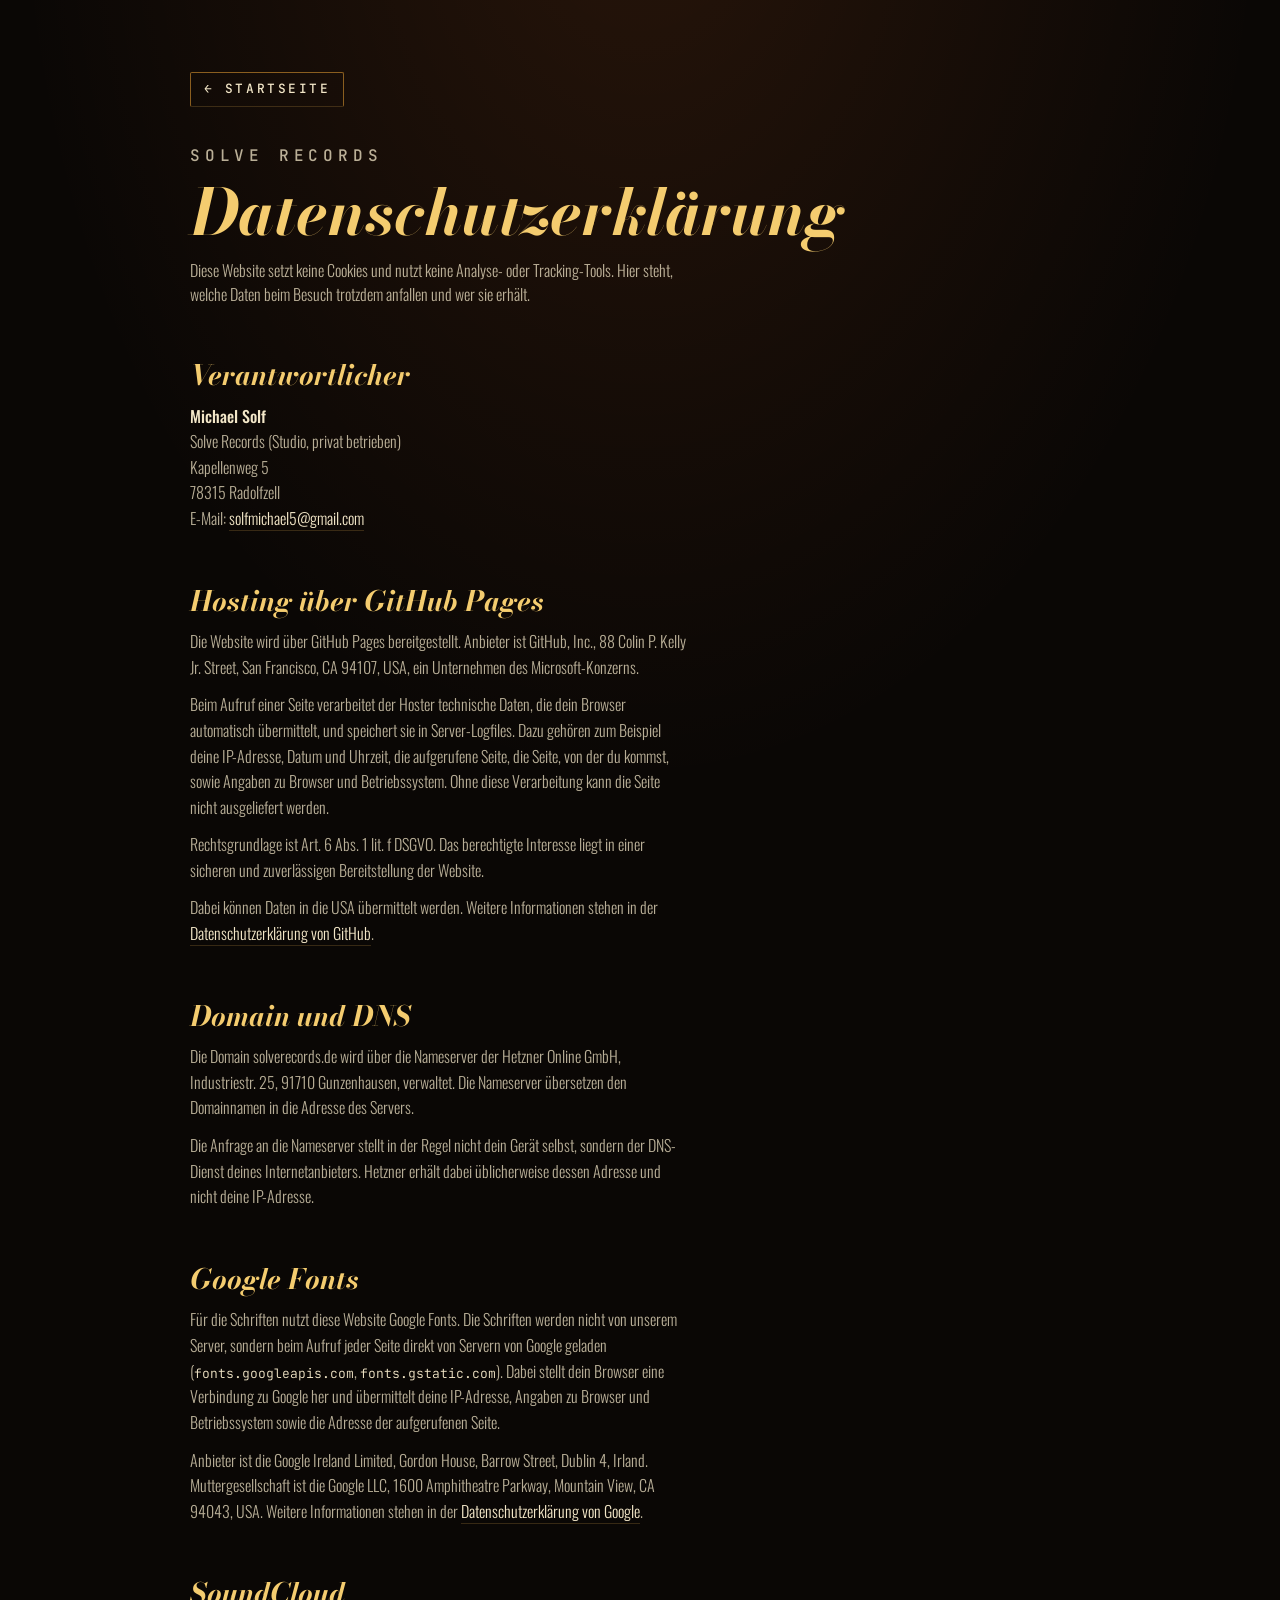
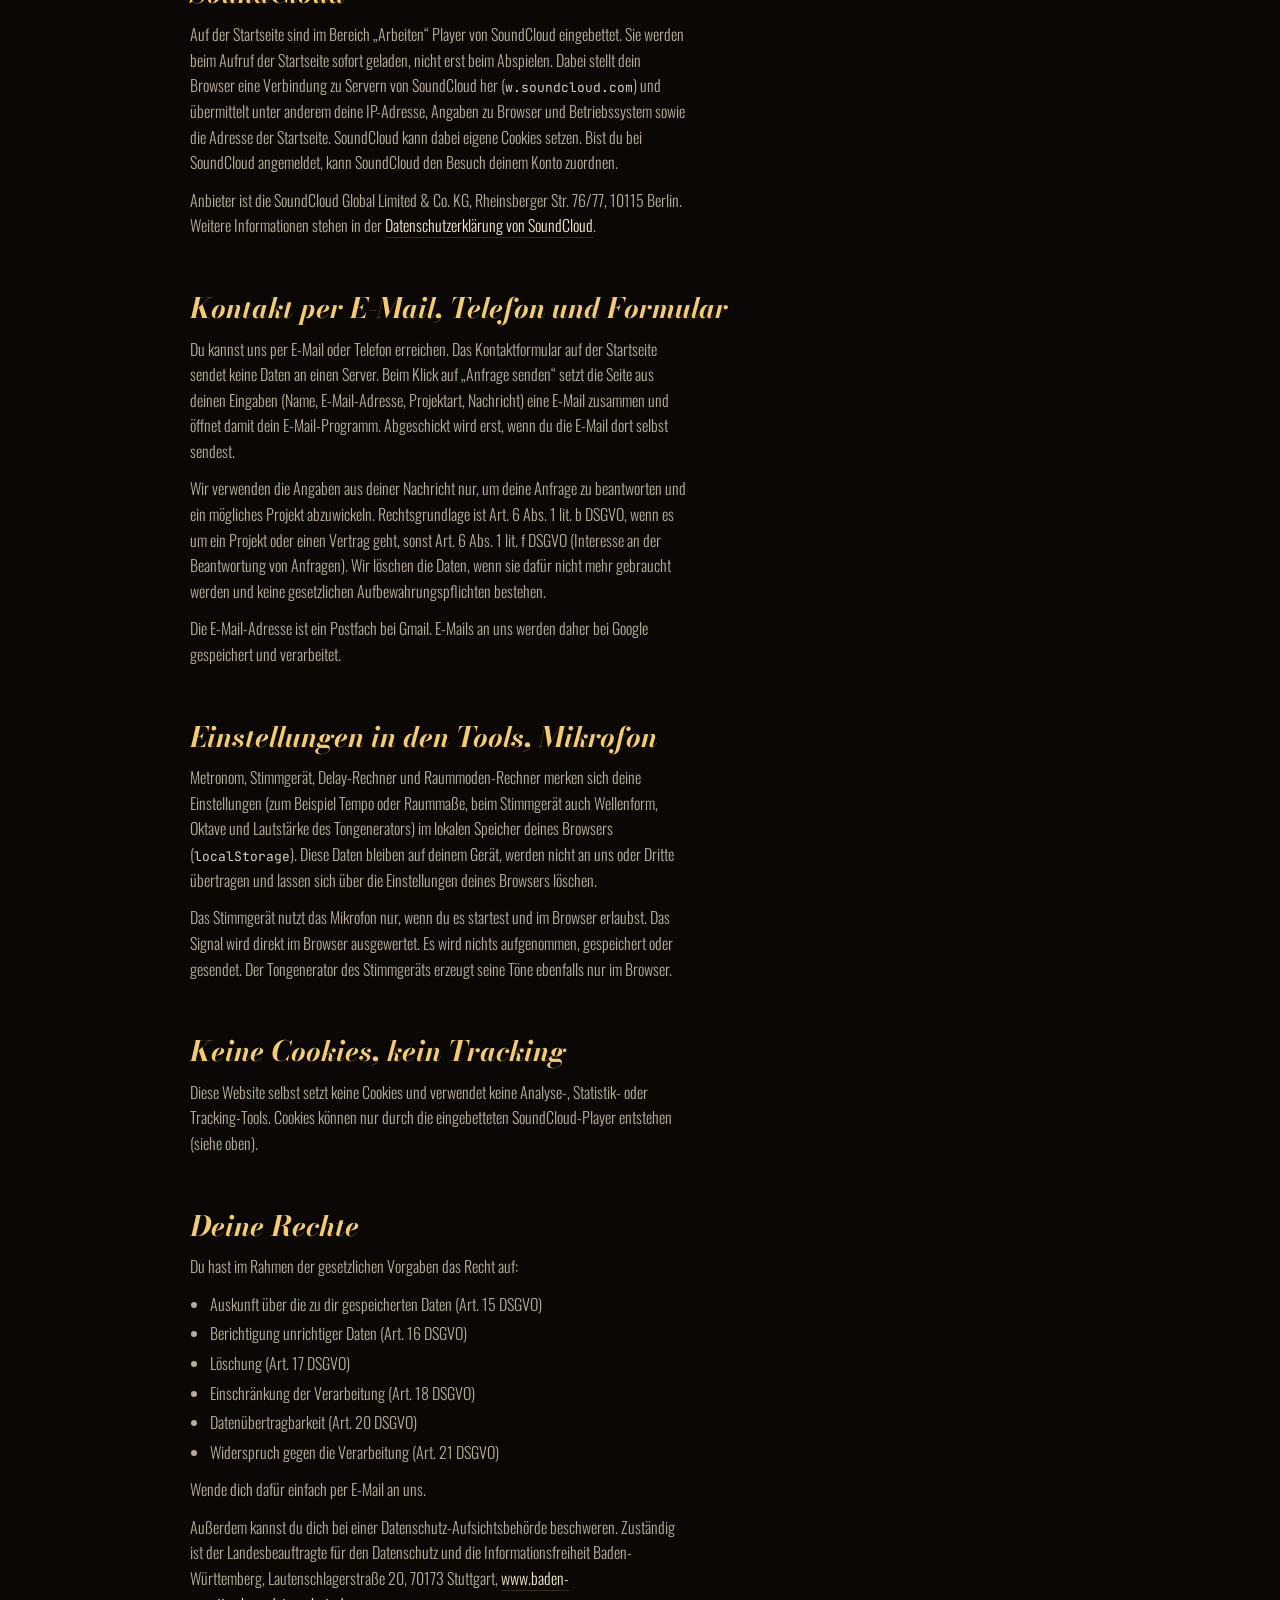
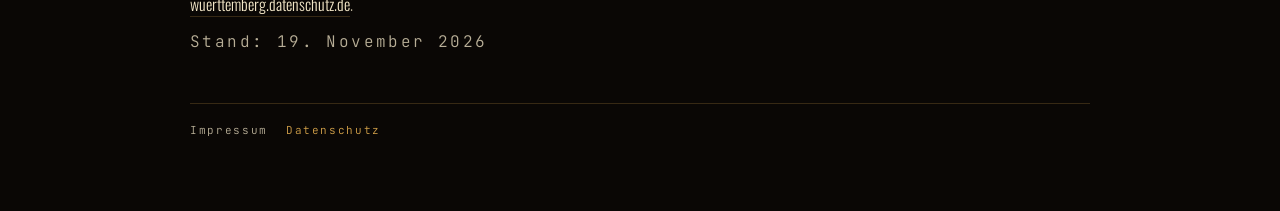
<file: datenschutz/index.html>
<!doctype html>
<html lang="de">
<head>
<meta charset="UTF-8">
<meta name="viewport" content="width=device-width, initial-scale=1.0">
<title>Datenschutzerklärung – Solve Records</title>
<meta name="description" content="Datenschutzerklärung von Solve Records: welche Daten beim Besuch anfallen (Hosting, Google Fonts, SoundCloud, Kontakt), keine Cookies, kein Tracking.">
<link rel="canonical" href="https://solverecords.de/datenschutz/">

<!-- Open Graph / Social -->
<meta property="og:title" content="Datenschutzerklärung – Solve Records">
<meta property="og:description" content="Datenschutzerklärung von Solve Records: welche Daten beim Besuch anfallen (Hosting, Google Fonts, SoundCloud, Kontakt), keine Cookies, kein Tracking.">
<meta property="og:type" content="website">
<meta property="og:url" content="https://solverecords.de/datenschutz/">
<meta property="og:image" content="https://solverecords.de/assets/og/og-default.png">
<meta property="og:image:width" content="1200">
<meta property="og:image:height" content="630">
<meta property="og:locale" content="de_DE">
<meta property="og:site_name" content="Solve Records">
<meta name="twitter:card" content="summary_large_image">

<link rel="preconnect" href="https://fonts.googleapis.com">
<link rel="preconnect" href="https://fonts.gstatic.com" crossorigin>
<link rel="stylesheet" href="https://fonts.googleapis.com/css2?family=Bodoni+Moda:ital,opsz,wght@0,6..96,400..900;1,6..96,400..900&family=JetBrains+Mono:wght@400;500&family=Oswald:wght@300;400;500;600&display=swap">
<link rel="stylesheet" href="../subnav.css">
<style>
  /* Muster wie raumakustik/index.html. Farben, Schriften und Radius entsprechen styles.css. */
  :root {
    --bg: #0a0705;
    --bg-2: #15100a;
    --brass: #d4a24a;
    --brass-bright: #f4cc6f;
    --brass-deep: #8a5e1f;
    --brass-glow: #ffb347;
    --cream: #f3e7c8;
    --cream-soft: rgba(243, 231, 200, 0.75);
    --cream-mute: rgba(243, 231, 200, 0.45);
    --line: rgba(212, 162, 74, 0.22);
    --font-display: 'Bodoni Moda', 'Didot', 'Bodoni 72', serif;
    --font-sans: 'Oswald', 'Helvetica Neue', sans-serif;
    --font-mono: 'JetBrains Mono', 'Courier New', monospace;
    --radius: 2px;
    color-scheme: dark;
  }

  * { box-sizing: border-box; }

  body {
    background-color: var(--bg);
    background-image: radial-gradient(ellipse 70% 40% at 50% -5%, rgba(255, 122, 46, 0.12), transparent 70%);
    background-repeat: no-repeat;
    color: var(--cream);
    font-family: var(--font-sans);
    font-weight: 300;
    line-height: 1.6;
    padding-block: clamp(28px, 6vw, 64px);
    padding-left: max(16px, env(safe-area-inset-left, 0px));
    padding-right: max(16px, env(safe-area-inset-right, 0px));
    min-height: 100vh;
  }

  .wrap { max-width: 900px; margin: 0 auto; }

  .eyebrow {
    font-family: var(--font-mono); font-size: 11px; font-weight: 500;
    letter-spacing: 0.3em; text-transform: uppercase; color: var(--brass); margin: 0;
  }

  h1 {
    font-family: var(--font-display); font-style: italic; font-weight: 700;
    font-size: clamp(34px, 8vw, 64px); line-height: 1.05; color: var(--brass-bright);
    margin: 10px 0 0; text-wrap: balance; hyphens: auto; overflow-wrap: break-word;
  }
  .lead { margin: 20px 0 0; font-size: clamp(17px, 3vw, 20px); line-height: 1.5; color: var(--cream); max-width: 48ch; text-wrap: pretty; }

  section { margin-top: clamp(32px, 6vw, 52px); }
  h2 {
    font-family: var(--font-display); font-style: italic; font-weight: 700;
    font-size: clamp(22px, 4vw, 28px); line-height: 1.2; color: var(--brass-bright);
    margin: 0; text-wrap: balance;
  }

  .text p, .text address, .text ul { margin: 12px 0 0; font-size: 16px; font-style: normal; color: var(--cream-soft); max-width: 62ch; overflow-wrap: break-word; }
  .text ul { padding-left: 20px; }
  .text li + li { margin-top: 4px; }
  .text strong { font-weight: 500; color: var(--cream); }
  .text code { font-family: var(--font-mono); font-size: 13px; color: var(--cream); }
  .text a { color: var(--cream); text-decoration: none; border-bottom: 1px solid var(--line); }
  .text a:hover { color: var(--brass-bright); border-color: var(--brass); }
  .text a:focus-visible { outline: 2px solid var(--brass-glow); outline-offset: 3px; }

  .stand { margin: 40px 0 0; font-family: var(--font-mono); font-size: 11px; letter-spacing: 0.15em; color: var(--cream-mute); }


  /* Footer: Impressum / Datenschutz, klein in Mono, Hover/Fokus wie die Rücklinks */
  .legal { margin: 48px auto 0; padding-top: 18px; border-top: 1px solid var(--line); }
  .legal-links { display: flex; flex-wrap: wrap; gap: 6px 18px; font-family: var(--font-mono); font-size: 11px; letter-spacing: 0.15em; }
  .legal-links a { color: var(--cream-soft); text-decoration: none; }
  .legal-links a:hover, .legal-links a:focus-visible { color: var(--brass-bright); }
  .legal-links a:focus-visible { outline: 2px solid var(--brass-glow); outline-offset: 3px; }
  .legal-links a[aria-current="page"] { color: var(--brass); }
</style>
</head>
<body>

<main class="wrap text">
  <header>
    <nav class="subnav" aria-label="Zurück">
      <a href="../">← Startseite</a>
    </nav>
    <p class="eyebrow">Solve Records</p>
    <h1>Datenschutz&shy;erklärung</h1>
    <p class="lead">Diese Website setzt keine Cookies und nutzt keine Analyse- oder Tracking-Tools. Hier steht, welche Daten beim Besuch trotzdem anfallen und wer sie erhält.</p>
  </header>

  <section aria-labelledby="verantwortlicher">
    <h2 id="verantwortlicher">Verantwortlicher</h2>
    <address>
      <strong>Michael Solf</strong><br>
      Solve Records (Studio, privat betrieben)<br>
      Kapellenweg 5<br>
      78315 Radolfzell<br>
      E-Mail: <a href="mailto:solfmichael5@gmail.com">solfmichael5@gmail.com</a>
    </address>
  </section>

  <section aria-labelledby="hosting">
    <h2 id="hosting">Hosting über GitHub Pages</h2>
    <p>Die Website wird über GitHub Pages bereitgestellt. Anbieter ist GitHub, Inc., 88 Colin P. Kelly Jr. Street, San Francisco, CA 94107, USA, ein Unternehmen des Microsoft-Konzerns.</p>
    <!-- PRÜFEN: Anschrift GitHub, Inc. aktuell? -->
    <p>Beim Aufruf einer Seite verarbeitet der Hoster technische Daten, die dein Browser automatisch übermittelt, und speichert sie in Server-Logfiles. Dazu gehören zum Beispiel deine IP-Adresse, Datum und Uhrzeit, die aufgerufene Seite, die Seite, von der du kommst, sowie Angaben zu Browser und Betriebssystem. Ohne diese Verarbeitung kann die Seite nicht ausgeliefert werden.</p>
    <p>Rechtsgrundlage ist Art. 6 Abs. 1 lit. f DSGVO. Das berechtigte Interesse liegt in einer sicheren und zuverlässigen Bereitstellung der Website.</p>
    <!-- PRÜFEN: Rechtsgrundlage; ob mit GitHub ein Auftragsverarbeitungsvertrag (Art. 28 DSGVO) besteht bzw. nötig ist; Speicherdauer der Logfiles (nicht bekannt). -->
    <p>Dabei können Daten in die USA übermittelt werden. Weitere Informationen stehen in der <a href="https://docs.github.com/de/site-policy/privacy-policies/github-general-privacy-statement" target="_blank" rel="noopener">Datenschutzerklärung von GitHub</a>.</p>
    <!-- PRÜFEN: Grundlage der Drittlandübermittlung (z. B. Angemessenheitsbeschluss / Zertifizierung, Standardvertragsklauseln) – bewusst keine konkrete Behauptung. Link auf GitHub-Datenschutzerklärung aktuell? -->
  </section>

  <section aria-labelledby="dns">
    <h2 id="dns">Domain und DNS</h2>
    <p>Die Domain solverecords.de wird über die Nameserver der Hetzner Online GmbH, Industriestr. 25, 91710 Gunzenhausen, verwaltet. Die Nameserver übersetzen den Domainnamen in die Adresse des Servers.</p>
    <p>Die Anfrage an die Nameserver stellt in der Regel nicht dein Gerät selbst, sondern der DNS-Dienst deines Internetanbieters. Hetzner erhält dabei üblicherweise dessen Adresse und nicht deine IP-Adresse.</p>
    <!-- PRÜFEN: Anschrift Hetzner; Aussage zur Namensauflösung (hängt vom DNS-Resolver des Besuchers ab); ob Hetzner Abfragen protokolliert; Rechtsgrundlage, falls doch personenbezogene Daten anfallen. -->
  </section>

  <section aria-labelledby="fonts">
    <h2 id="fonts">Google Fonts</h2>
    <p>Für die Schriften nutzt diese Website Google Fonts. Die Schriften werden nicht von unserem Server, sondern beim Aufruf jeder Seite direkt von Servern von Google geladen (<code>fonts.googleapis.com</code>, <code>fonts.gstatic.com</code>). Dabei stellt dein Browser eine Verbindung zu Google her und übermittelt deine IP-Adresse, Angaben zu Browser und Betriebssystem sowie die Adresse der aufgerufenen Seite.</p>
    <p>Anbieter ist die Google Ireland Limited, Gordon House, Barrow Street, Dublin 4, Irland. Muttergesellschaft ist die Google LLC, 1600 Amphitheatre Parkway, Mountain View, CA 94043, USA. Weitere Informationen stehen in der <a href="https://policies.google.com/privacy?hl=de" target="_blank" rel="noopener">Datenschutzerklärung von Google</a>.</p>
    <!-- PRÜFEN: Rechtsgrundlage. Die dynamische Einbindung ohne Einwilligung ist rechtlich umstritten (vgl. LG München I, Urteil vom 20.01.2022, Az. 3 O 17493/20). Alternative: Schriften lokal hosten. -->
    <!-- PRÜFEN: Drittlandübermittlung an Google LLC in die USA und deren Grundlage. -->
  </section>

  <section aria-labelledby="soundcloud">
    <h2 id="soundcloud">SoundCloud</h2>
    <p>Auf der Startseite sind im Bereich „Arbeiten“ Player von SoundCloud eingebettet. Sie werden beim Aufruf der Startseite sofort geladen, nicht erst beim Abspielen. Dabei stellt dein Browser eine Verbindung zu Servern von SoundCloud her (<code>w.soundcloud.com</code>) und übermittelt unter anderem deine IP-Adresse, Angaben zu Browser und Betriebssystem sowie die Adresse der Startseite. SoundCloud kann dabei eigene Cookies setzen. Bist du bei SoundCloud angemeldet, kann SoundCloud den Besuch deinem Konto zuordnen.</p>
    <p>Anbieter ist die SoundCloud Global Limited &amp; Co. KG, Rheinsberger Str. 76/77, 10115 Berlin. Weitere Informationen stehen in der <a href="https://soundcloud.com/pages/privacy" target="_blank" rel="noopener">Datenschutzerklärung von SoundCloud</a>.</p>
    <!-- PRÜFEN: Anbieter und Anschrift SoundCloud; Rechtsgrundlage (Art. 6 Abs. 1 lit. f DSGVO oder Einwilligung, Art. 6 Abs. 1 lit. a DSGVO i. V. m. § 25 Abs. 1 TDDDG, weil die Player beim Laden Cookies/Speicher auf deinem Gerät nutzen können); ob Daten in Drittländer übermittelt werden; Link aktuell? -->
  </section>

  <section aria-labelledby="kontaktwege">
    <h2 id="kontaktwege">Kontakt per E-Mail, Telefon und Formular</h2>
    <p>Du kannst uns per E-Mail oder Telefon erreichen. Das Kontaktformular auf der Startseite sendet keine Daten an einen Server. Beim Klick auf „Anfrage senden“ setzt die Seite aus deinen Eingaben (Name, E-Mail-Adresse, Projektart, Nachricht) eine E-Mail zusammen und öffnet damit dein E-Mail-Programm. Abgeschickt wird erst, wenn du die E-Mail dort selbst sendest.</p>
    <p>Wir verwenden die Angaben aus deiner Nachricht nur, um deine Anfrage zu beantworten und ein mögliches Projekt abzuwickeln. Rechtsgrundlage ist Art. 6 Abs. 1 lit. b DSGVO, wenn es um ein Projekt oder einen Vertrag geht, sonst Art. 6 Abs. 1 lit. f DSGVO (Interesse an der Beantwortung von Anfragen). Wir löschen die Daten, wenn sie dafür nicht mehr gebraucht werden und keine gesetzlichen Aufbewahrungspflichten bestehen.</p>
    <p>Die E-Mail-Adresse ist ein Postfach bei Gmail. E-Mails an uns werden daher bei Google gespeichert und verarbeitet.</p>
    <!-- PRÜFEN: Gmail-Postfach (privates Konto) für geschäftliche Anfragen; Anbieter/Drittland Google; konkrete Speicherdauer; Rechtsgrundlagen. -->
  </section>

  <section aria-labelledby="lokal">
    <h2 id="lokal">Einstellungen in den Tools, Mikrofon</h2>
    <p>Metronom, Stimmgerät, Delay-Rechner und Raummoden-Rechner merken sich deine Einstellungen (zum Beispiel Tempo oder Raummaße, beim Stimmgerät auch Wellenform, Oktave und Lautstärke des Tongenerators) im lokalen Speicher deines Browsers (<code>localStorage</code>). Diese Daten bleiben auf deinem Gerät, werden nicht an uns oder Dritte übertragen und lassen sich über die Einstellungen deines Browsers löschen.</p>
    <!-- PRÜFEN: Einordnung nach § 25 TDDDG (Speichern auf dem Endgerät; Komfortfunktion, ggf. „unbedingt erforderlich“ nach § 25 Abs. 2 Nr. 2 TDDDG). -->
    <p>Das Stimmgerät nutzt das Mikrofon nur, wenn du es startest und im Browser erlaubst. Das Signal wird direkt im Browser ausgewertet. Es wird nichts aufgenommen, gespeichert oder gesendet. Der Tongenerator des Stimmgeräts erzeugt seine Töne ebenfalls nur im Browser.</p>
  </section>

  <section aria-labelledby="keine-cookies">
    <h2 id="keine-cookies">Keine Cookies, kein Tracking</h2>
    <p>Diese Website selbst setzt keine Cookies und verwendet keine Analyse-, Statistik- oder Tracking-Tools. Cookies können nur durch die eingebetteten SoundCloud-Player entstehen (siehe oben).</p>
  </section>

  <section aria-labelledby="rechte">
    <h2 id="rechte">Deine Rechte</h2>
    <p>Du hast im Rahmen der gesetzlichen Vorgaben das Recht auf:</p>
    <ul>
      <li>Auskunft über die zu dir gespeicherten Daten (Art. 15 DSGVO)</li>
      <li>Berichtigung unrichtiger Daten (Art. 16 DSGVO)</li>
      <li>Löschung (Art. 17 DSGVO)</li>
      <li>Einschränkung der Verarbeitung (Art. 18 DSGVO)</li>
      <li>Datenübertragbarkeit (Art. 20 DSGVO)</li>
      <li>Widerspruch gegen die Verarbeitung (Art. 21 DSGVO)</li>
    </ul>
    <p>Wende dich dafür einfach per E-Mail an uns.</p>
    <p>Außerdem kannst du dich bei einer Datenschutz-Aufsichtsbehörde beschweren. Zuständig ist der Landesbeauftragte für den Datenschutz und die Informationsfreiheit Baden-Württemberg, Lautenschlagerstraße 20, 70173 Stuttgart, <a href="https://www.baden-wuerttemberg.datenschutz.de/" target="_blank" rel="noopener">www.baden-wuerttemberg.datenschutz.de</a>.</p>
    <!-- PRÜFEN: Anschrift und Website des LfDI Baden-Württemberg aktuell? -->
  </section>

  <p class="stand">Stand: 19. November 2026</p>
</main>

<footer class="wrap legal">
  <nav class="legal-links" aria-label="Rechtliches">
    <a href="../impressum/">Impressum</a>
    <a href="../datenschutz/" aria-current="page">Datenschutz</a>
  </nav>
</footer>

</body>
</html>
</file>
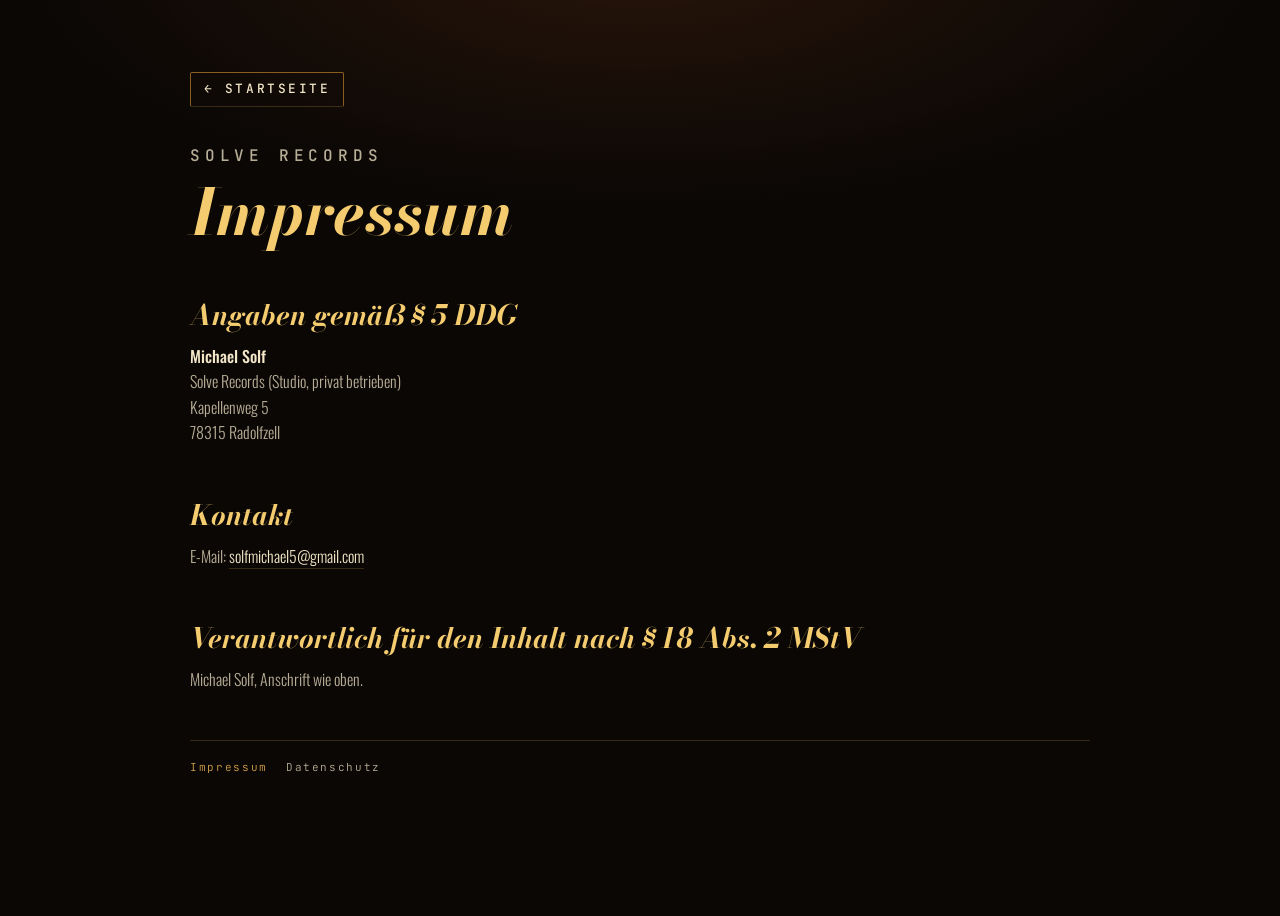
<file: impressum/index.html>
<!doctype html>
<html lang="de">
<head>
<meta charset="UTF-8">
<meta name="viewport" content="width=device-width, initial-scale=1.0">
<title>Impressum – Solve Records</title>
<meta name="description" content="Impressum von Solve Records, Tonstudio von Michael Solf in Radolfzell am Bodensee: Anbieterangaben nach § 5 DDG und Verantwortlicher nach § 18 MStV.">
<link rel="canonical" href="https://solverecords.de/impressum/">

<!-- Open Graph / Social -->
<meta property="og:title" content="Impressum – Solve Records">
<meta property="og:description" content="Impressum von Solve Records, Tonstudio von Michael Solf in Radolfzell am Bodensee: Anbieterangaben nach § 5 DDG und Verantwortlicher nach § 18 MStV.">
<meta property="og:type" content="website">
<meta property="og:url" content="https://solverecords.de/impressum/">
<meta property="og:image" content="https://solverecords.de/assets/og/og-default.png">
<meta property="og:image:width" content="1200">
<meta property="og:image:height" content="630">
<meta property="og:locale" content="de_DE">
<meta property="og:site_name" content="Solve Records">
<meta name="twitter:card" content="summary_large_image">

<link rel="preconnect" href="https://fonts.googleapis.com">
<link rel="preconnect" href="https://fonts.gstatic.com" crossorigin>
<link rel="stylesheet" href="https://fonts.googleapis.com/css2?family=Bodoni+Moda:ital,opsz,wght@0,6..96,400..900;1,6..96,400..900&family=JetBrains+Mono:wght@400;500&family=Oswald:wght@300;400;500;600&display=swap">
<link rel="stylesheet" href="../subnav.css">
<style>
  /* Muster wie raumakustik/index.html. Farben, Schriften und Radius entsprechen styles.css. */
  :root {
    --bg: #0a0705;
    --bg-2: #15100a;
    --brass: #d4a24a;
    --brass-bright: #f4cc6f;
    --brass-deep: #8a5e1f;
    --brass-glow: #ffb347;
    --cream: #f3e7c8;
    --cream-soft: rgba(243, 231, 200, 0.75);
    --cream-mute: rgba(243, 231, 200, 0.45);
    --line: rgba(212, 162, 74, 0.22);
    --font-display: 'Bodoni Moda', 'Didot', 'Bodoni 72', serif;
    --font-sans: 'Oswald', 'Helvetica Neue', sans-serif;
    --font-mono: 'JetBrains Mono', 'Courier New', monospace;
    --radius: 2px;
    color-scheme: dark;
  }

  * { box-sizing: border-box; }

  body {
    background-color: var(--bg);
    background-image: radial-gradient(ellipse 70% 40% at 50% -5%, rgba(255, 122, 46, 0.12), transparent 70%);
    background-repeat: no-repeat;
    color: var(--cream);
    font-family: var(--font-sans);
    font-weight: 300;
    line-height: 1.6;
    padding-block: clamp(28px, 6vw, 64px);
    padding-left: max(16px, env(safe-area-inset-left, 0px));
    padding-right: max(16px, env(safe-area-inset-right, 0px));
    min-height: 100vh;
  }

  .wrap { max-width: 900px; margin: 0 auto; }

  .eyebrow {
    font-family: var(--font-mono); font-size: 11px; font-weight: 500;
    letter-spacing: 0.3em; text-transform: uppercase; color: var(--brass); margin: 0;
  }

  h1 {
    font-family: var(--font-display); font-style: italic; font-weight: 700;
    font-size: clamp(34px, 8vw, 64px); line-height: 1.05; color: var(--brass-bright);
    margin: 10px 0 0; text-wrap: balance; hyphens: auto; overflow-wrap: break-word;
  }

  section { margin-top: clamp(32px, 6vw, 52px); }
  h2 {
    font-family: var(--font-display); font-style: italic; font-weight: 700;
    font-size: clamp(22px, 4vw, 28px); line-height: 1.2; color: var(--brass-bright);
    margin: 0; text-wrap: balance;
  }

  .text p, .text address { margin: 12px 0 0; font-size: 16px; font-style: normal; color: var(--cream-soft); max-width: 62ch; overflow-wrap: break-word; }
  .text strong { font-weight: 500; color: var(--cream); }
  .text a { color: var(--cream); text-decoration: none; border-bottom: 1px solid var(--line); }
  .text a:hover { color: var(--brass-bright); border-color: var(--brass); }
  .text a:focus-visible { outline: 2px solid var(--brass-glow); outline-offset: 3px; }


  /* Footer: Impressum / Datenschutz, klein in Mono, Hover/Fokus wie die Rücklinks */
  .legal { margin: 48px auto 0; padding-top: 18px; border-top: 1px solid var(--line); }
  .legal-links { display: flex; flex-wrap: wrap; gap: 6px 18px; font-family: var(--font-mono); font-size: 11px; letter-spacing: 0.15em; }
  .legal-links a { color: var(--cream-soft); text-decoration: none; }
  .legal-links a:hover, .legal-links a:focus-visible { color: var(--brass-bright); }
  .legal-links a:focus-visible { outline: 2px solid var(--brass-glow); outline-offset: 3px; }
  .legal-links a[aria-current="page"] { color: var(--brass); }
</style>
</head>
<body>

<main class="wrap text">
  <header>
    <nav class="subnav" aria-label="Zurück">
      <a href="../">← Startseite</a>
    </nav>
    <p class="eyebrow">Solve Records</p>
    <h1>Impressum</h1>
  </header>

  <section aria-labelledby="anbieter">
    <h2 id="anbieter">Angaben gemäß § 5 DDG</h2>
    <address>
      <strong>Michael Solf</strong><br>
      Solve Records (Studio, privat betrieben)<br>
      Kapellenweg 5<br>
      78315 Radolfzell
    </address>
  </section>

  <section aria-labelledby="kontakt">
    <h2 id="kontakt">Kontakt</h2>
    <!-- PRÜFEN: § 5 DDG verlangt Angaben für eine schnelle elektronische Kontaktaufnahme und unmittelbare Kommunikation. Laut Vorgabe steht hier nur die E-Mail; die Telefonnummer von der Startseite könnte ergänzt werden. -->
    <p>E-Mail: <a href="mailto:solfmichael5@gmail.com">solfmichael5@gmail.com</a></p>
  </section>

  <section aria-labelledby="verantwortlich">
    <h2 id="verantwortlich">Verantwortlich für den Inhalt nach § 18 Abs. 2 MStV</h2>
    <p>Michael Solf, Anschrift wie oben.</p>
  </section>
</main>

<footer class="wrap legal">
  <nav class="legal-links" aria-label="Rechtliches">
    <a href="../impressum/" aria-current="page">Impressum</a>
    <a href="../datenschutz/">Datenschutz</a>
  </nav>
</footer>

</body>
</html>
</file>
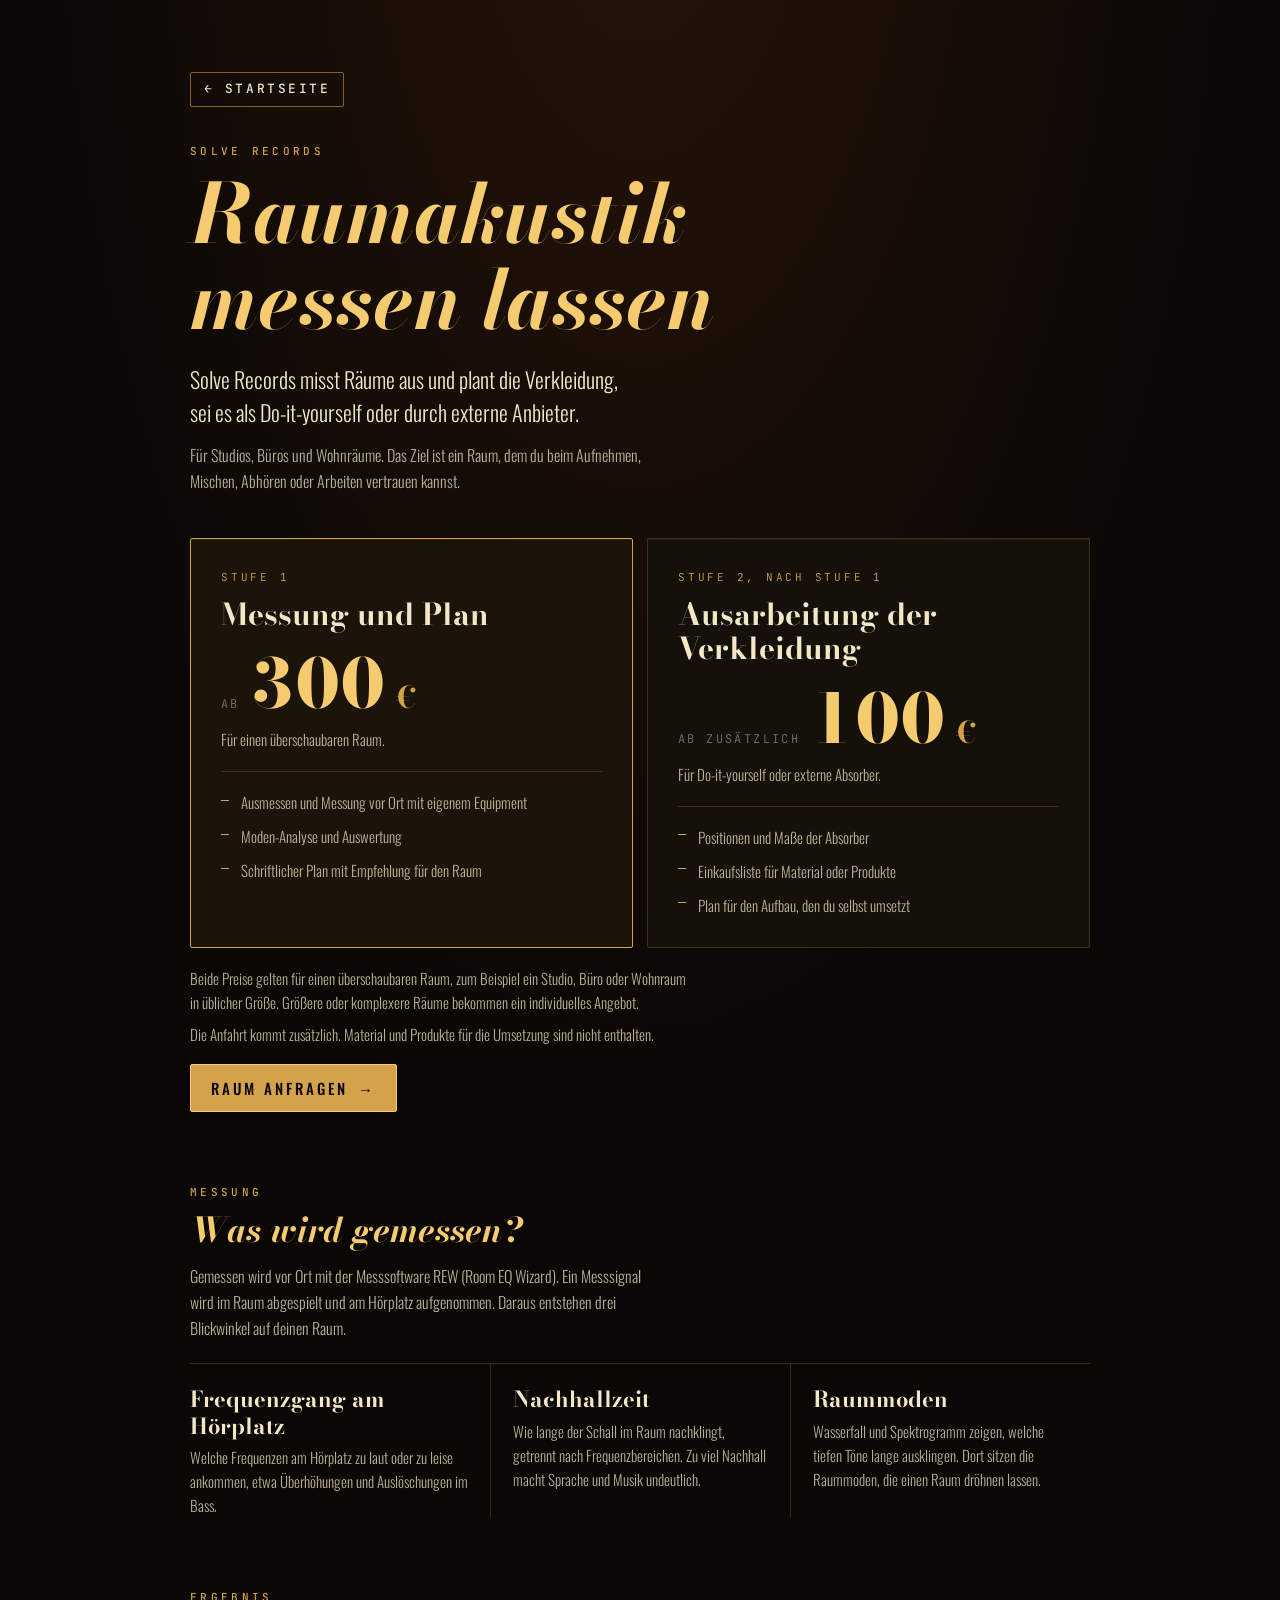
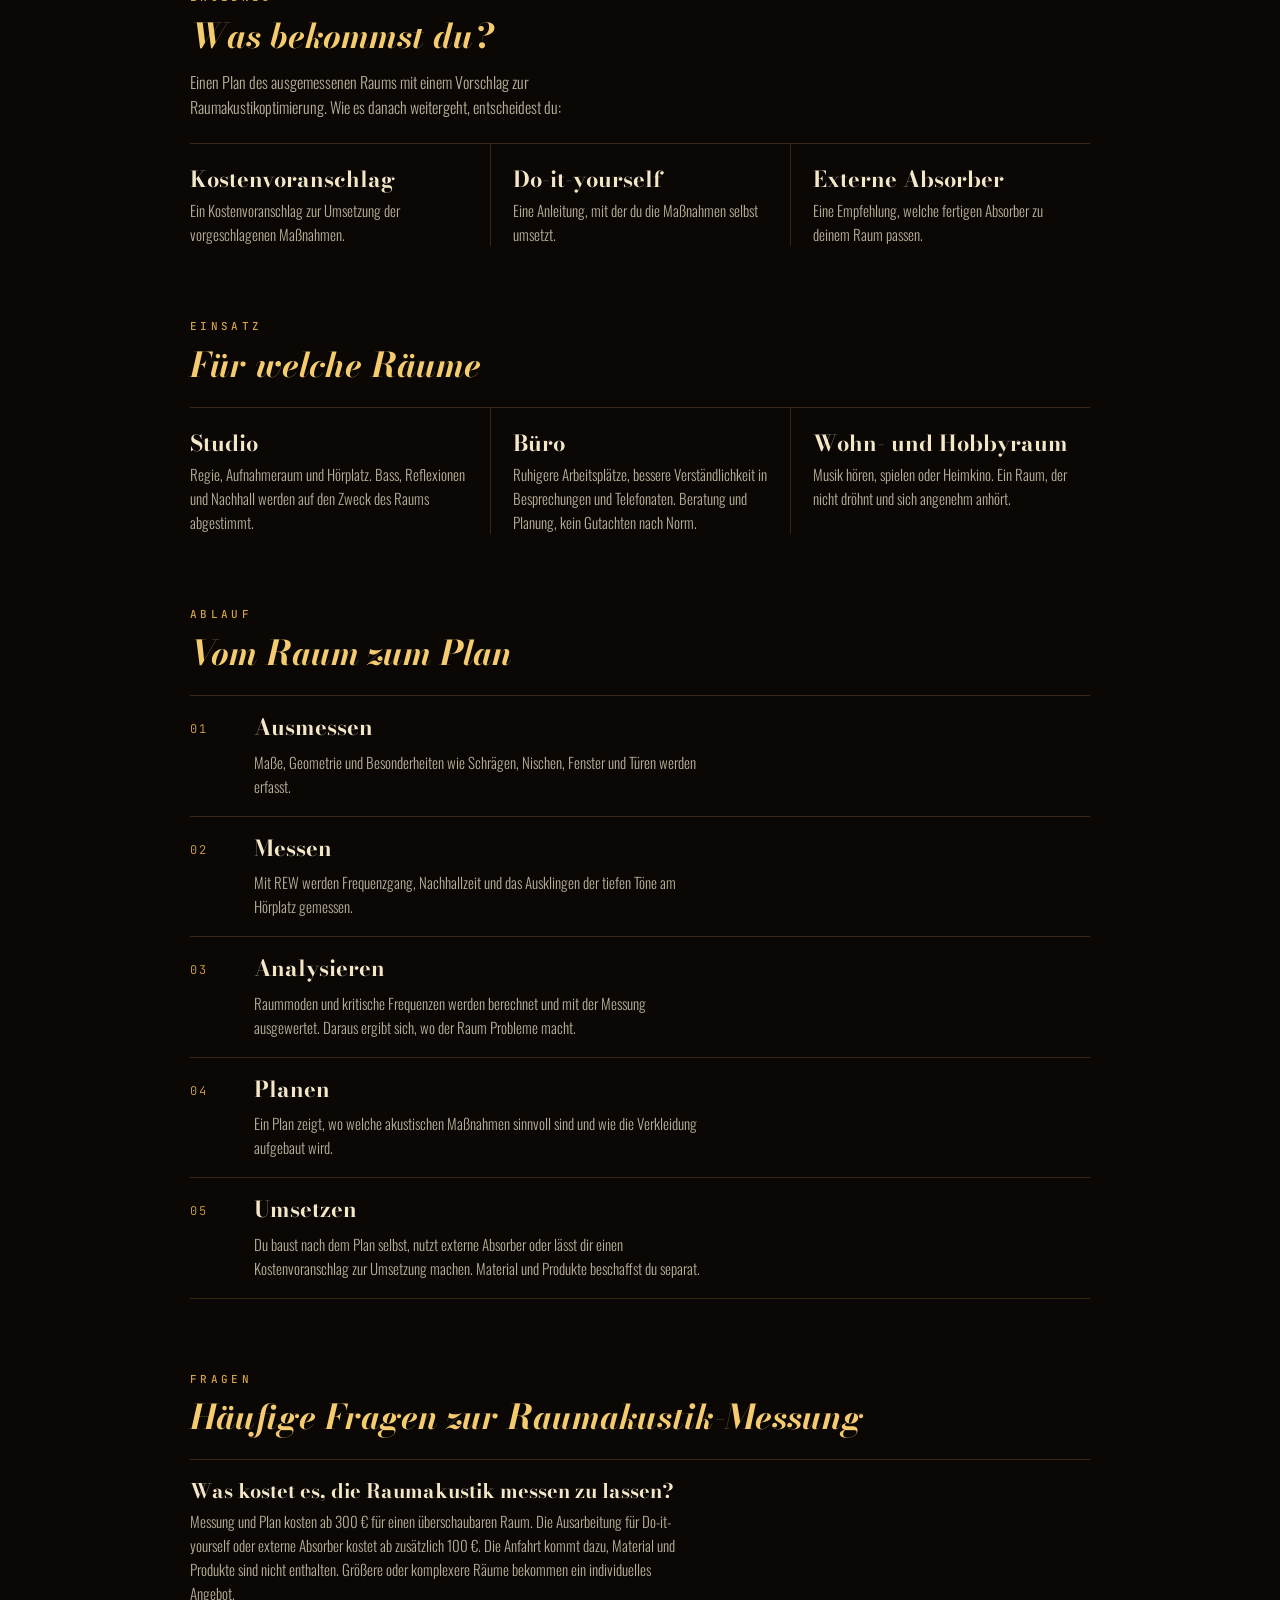
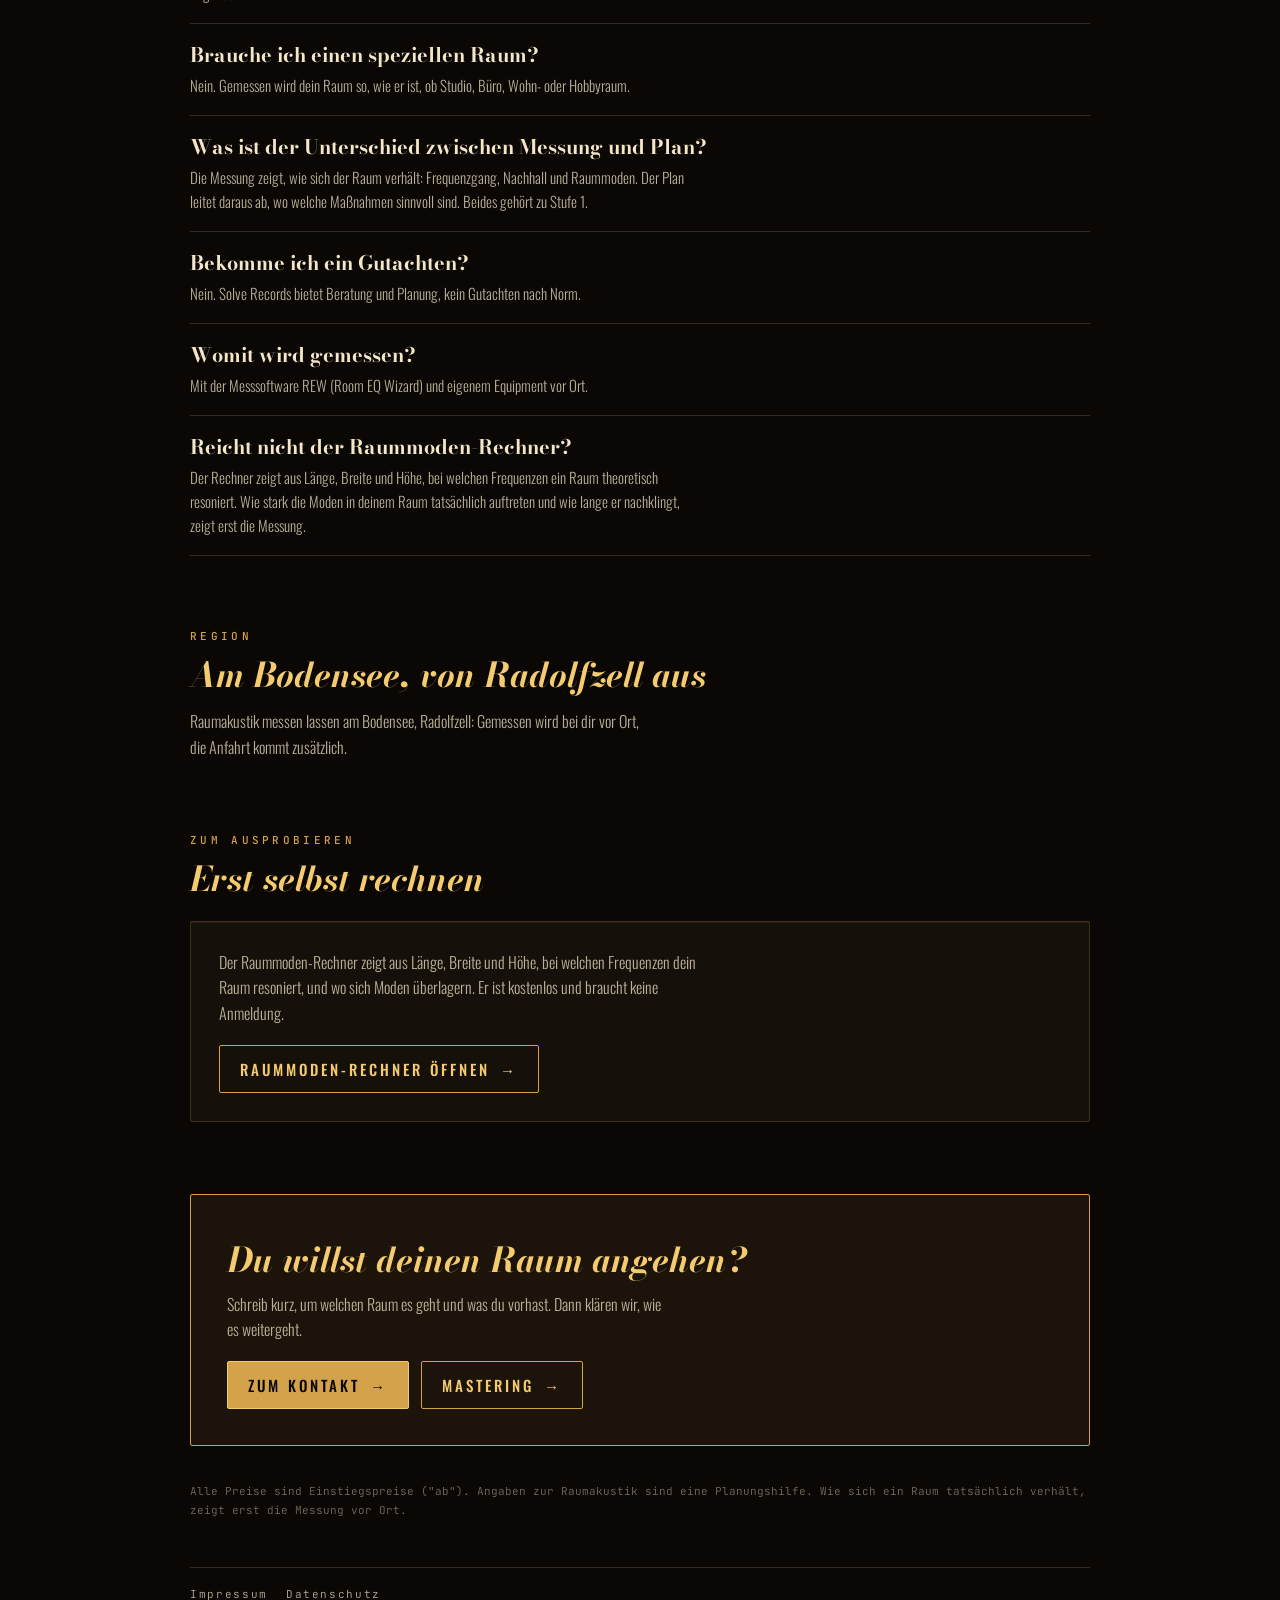
<file: raumakustik/index.html>
<!doctype html>
<html lang="de">
<head>
<meta charset="UTF-8">
<meta name="viewport" content="width=device-width, initial-scale=1.0">
<title>Raumakustik messen lassen am Bodensee | Solve Records</title>
<meta name="description" content="Raumakustik messen lassen am Bodensee: Frequenzgang, Nachhall und Raummoden mit REW gemessen, dazu ein Plan für deinen Raum. Messung und Plan ab 300 €.">
<link rel="canonical" href="https://solverecords.de/raumakustik/">

<!-- Open Graph / Social -->
<meta property="og:title" content="Raumakustik messen lassen am Bodensee | Solve Records">
<meta property="og:description" content="Raumakustik messen lassen am Bodensee: Frequenzgang, Nachhall und Raummoden mit REW gemessen, dazu ein Plan für deinen Raum. Messung und Plan ab 300 €.">
<meta property="og:type" content="website">
<meta property="og:url" content="https://solverecords.de/raumakustik/">
<meta property="og:image" content="https://solverecords.de/assets/og/og-raumakustik.png">
<meta property="og:image:width" content="1200">
<meta property="og:image:height" content="630">
<meta property="og:locale" content="de_DE">
<meta property="og:site_name" content="Solve Records">
<meta name="twitter:card" content="summary_large_image">

<link rel="preconnect" href="https://fonts.googleapis.com">
<link rel="preconnect" href="https://fonts.gstatic.com" crossorigin>
<link rel="stylesheet" href="https://fonts.googleapis.com/css2?family=Bodoni+Moda:ital,opsz,wght@0,6..96,400..900;1,6..96,400..900&family=JetBrains+Mono:wght@400;500&family=Oswald:wght@300;400;500;600&display=swap">
<link rel="stylesheet" href="../subnav.css">
<style>
  /* Layout: Preise zuerst, wie auf der Mastering-Seite. Zwei Stufen nebeneinander (Planung, Ausarbeitung),
     dann Einsatzbereiche, Ablauf, Rechner und Kontakt. Farben, Schriften und Radius entsprechen styles.css. */
  :root {
    --bg: #0a0705;
    --bg-2: #15100a;
    --bg-3: #1c130a;
    --brass: #d4a24a;
    --brass-bright: #f4cc6f;
    --brass-deep: #8a5e1f;
    --brass-glow: #ffb347;
    --tube: #ff7a2e;
    --cream: #f3e7c8;
    --cream-soft: rgba(243, 231, 200, 0.75);
    --cream-mute: rgba(243, 231, 200, 0.45);   /* Wert aus styles.css */
    --line: rgba(212, 162, 74, 0.22);
    --font-display: 'Bodoni Moda', 'Didot', 'Bodoni 72', serif;
    --font-sans: 'Oswald', 'Helvetica Neue', sans-serif;
    --font-mono: 'JetBrains Mono', 'Courier New', monospace;
    --radius: 2px;
    color-scheme: dark;
  }

  * { box-sizing: border-box; }

  body {
    background-color: var(--bg);
    background-image: radial-gradient(ellipse 70% 40% at 50% -5%, rgba(255, 122, 46, 0.12), transparent 70%);
    background-repeat: no-repeat;
    color: var(--cream);
    font-family: var(--font-sans);
    font-weight: 300;
    line-height: 1.6;
    padding-block: clamp(28px, 6vw, 64px);
    padding-left: max(16px, env(safe-area-inset-left, 0px));
    padding-right: max(16px, env(safe-area-inset-right, 0px));
    min-height: 100vh;
  }

  .wrap { max-width: 900px; margin: 0 auto; }

  .eyebrow {
    font-family: var(--font-mono); font-size: 11px; font-weight: 500;
    letter-spacing: 0.3em; text-transform: uppercase; color: var(--brass); margin: 0;
  }

  h1 {
    font-family: var(--font-display); font-style: italic; font-weight: 700;
    font-size: clamp(46px, 11vw, 82px); line-height: 1.05; color: var(--brass-bright);
    margin: 10px 0 0; text-wrap: balance;
  }
  .lead { margin: 20px 0 0; font-size: clamp(18px, 3.2vw, 22px); line-height: 1.5; color: var(--cream); max-width: 40ch; text-wrap: pretty; }
  .sub { margin: 14px 0 0; font-size: 16px; color: var(--cream-soft); max-width: 58ch; }

  section { margin-top: clamp(40px, 8vw, 72px); }
  h2 {
    font-family: var(--font-display); font-style: italic; font-weight: 700;
    font-size: clamp(26px, 5vw, 34px); line-height: 1.15; color: var(--brass-bright);
    margin: 10px 0 0; text-wrap: balance;
  }

  /* Preise */
  .prices { margin-top: clamp(28px, 5vw, 44px); display: grid; grid-template-columns: repeat(2, minmax(0, 1fr)); gap: 14px; }
  .price {
    display: flex; flex-direction: column; min-width: 0;
    padding: clamp(20px, 4vw, 30px); background: var(--bg-2);
    border: 1px solid var(--line); border-radius: var(--radius);
    box-shadow: inset 0 1px 0 rgba(244, 204, 111, 0.07);
  }
  .price.main { background: var(--bg-3); border-color: var(--brass); }
  .price .kind { font-family: var(--font-mono); font-size: 11px; letter-spacing: 0.25em; text-transform: uppercase; color: var(--brass); margin: 0; }
  .price h2 { margin: 10px 0 0; font-family: var(--font-display); font-style: normal; text-wrap: wrap; font-weight: 700; font-size: clamp(24px, 4vw, 30px); line-height: 1.15; color: var(--cream); }
  .amount { margin: 18px 0 0; display: flex; align-items: baseline; gap: 10px; flex-wrap: wrap; }
  .amount .from { font-family: var(--font-mono); font-size: 12px; letter-spacing: 0.2em; text-transform: uppercase; color: var(--cream-mute); }
  .amount .num { font-family: var(--font-display); font-weight: 800; font-size: clamp(48px, 9vw, 68px); line-height: 1; color: var(--brass-bright); font-variant-numeric: tabular-nums; }
  .amount .cur { font-family: var(--font-display); font-weight: 700; font-size: clamp(24px, 4vw, 30px); color: var(--brass); }
  .price .for { margin: 6px 0 0; font-size: 15px; color: var(--cream-soft); }
  .incl { margin: 20px 0 0; padding: 18px 0 0; border-top: 1px solid var(--line); list-style: none; display: grid; gap: 10px; font-size: 15px; color: var(--cream-soft); }
  .incl li { position: relative; padding-left: 20px; }
  .incl li::before { content: ""; position: absolute; left: 0; top: 0.62em; width: 8px; height: 1px; background: var(--brass); }

  .note { margin: 18px 0 0; font-size: 15px; color: var(--cream-soft); max-width: 62ch; }
  .note + .note { margin-top: 8px; }

  /* Buttons */
  .btn {
    display: inline-flex; align-items: center; gap: 10px; margin-top: 18px; min-height: 48px; padding: 0 20px;
    background: var(--brass); color: var(--bg); border: 1px solid var(--brass-bright); border-radius: var(--radius);
    font-family: var(--font-sans); font-weight: 500; font-size: 15px; letter-spacing: 0.2em; text-transform: uppercase; text-decoration: none;
    transition: background-color 120ms linear;
  }
  .btn:hover { background: var(--brass-bright); }
  .btn.ghost { background: transparent; color: var(--brass-bright); border-color: var(--brass); }
  .btn.ghost:hover { background: rgba(212, 162, 74, 0.12); }
  .btn:focus-visible { outline: 2px solid var(--brass-glow); outline-offset: 3px; }
  .actions { display: flex; flex-wrap: wrap; gap: 0 12px; }

  /* Einsatzbereiche */
  .ansatz { margin-top: 22px; display: grid; grid-template-columns: repeat(3, minmax(0, 1fr)); gap: 0; border-top: 1px solid var(--line); }
  .ansatz div { padding: 22px 22px 0 0; min-width: 0; }
  .ansatz div + div { padding-left: 22px; border-left: 1px solid var(--line); }
  .ansatz h3 { margin: 0 0 6px; font-family: var(--font-display); font-weight: 700; font-size: 22px; line-height: 1.2; color: var(--cream); }
  .ansatz p { margin: 0; font-size: 15px; color: var(--cream-soft); }

  /* Ablauf: echte Reihenfolge */
  .steps { margin: 22px 0 0; padding: 0; list-style: none; display: grid; gap: 0; border-top: 1px solid var(--line); }
  .steps li { display: grid; grid-template-columns: 48px minmax(0, 1fr); gap: 4px 16px; padding: 18px 0; border-bottom: 1px solid var(--line); }
  .steps .no { font-family: var(--font-mono); font-size: 12px; letter-spacing: 0.2em; color: var(--brass); padding-top: 6px; }
  .steps h3 { margin: 0; font-family: var(--font-display); font-weight: 700; font-size: 22px; line-height: 1.25; color: var(--cream); }
  .steps p { margin: 4px 0 0; font-size: 15px; color: var(--cream-soft); grid-column: 2; max-width: 56ch; }

  .panel { margin-top: 22px; padding: clamp(18px, 4vw, 28px); background: var(--bg-2); border: 1px solid var(--line); border-radius: var(--radius); box-shadow: inset 0 1px 0 rgba(244, 204, 111, 0.07); }
  .panel p { margin: 0; font-size: 16px; color: var(--cream-soft); max-width: 60ch; }

  /* Häufige Fragen: Linien wie beim Ablauf */
  .faq { margin: 22px 0 0; border-top: 1px solid var(--line); }
  .faq div { padding: 18px 0; border-bottom: 1px solid var(--line); }
  .faq h3 { margin: 0; font-family: var(--font-display); font-weight: 700; font-size: 20px; line-height: 1.25; color: var(--cream); }
  .faq p { margin: 6px 0 0; font-size: 15px; color: var(--cream-soft); max-width: 62ch; }

  .cta { margin-top: clamp(40px, 8vw, 72px); padding: clamp(22px, 5vw, 36px); background: var(--bg-3); border: 1px solid var(--brass); border-radius: var(--radius); }
  .cta p { margin: 12px 0 0; font-size: 16px; color: var(--cream-soft); max-width: 56ch; }

  .foot { margin: 36px 0 0; font-family: var(--font-mono); font-size: 11px; line-height: 1.7; color: var(--cream-mute); }

  @media (max-width: 680px) {
    .prices { grid-template-columns: minmax(0, 1fr); }
    .ansatz { grid-template-columns: minmax(0, 1fr); }
    .ansatz div, .ansatz div + div { padding: 18px 0 0; border-left: 0; }
    .steps li { grid-template-columns: 36px minmax(0, 1fr); }
  }
  @media (prefers-reduced-motion: reduce) { .btn { transition: none; } }


  /* Footer: Impressum / Datenschutz, klein in Mono, Hover/Fokus wie die Rücklinks */
  .legal { margin: 48px auto 0; padding-top: 18px; border-top: 1px solid var(--line); }
  .legal-links { display: flex; flex-wrap: wrap; gap: 6px 18px; font-family: var(--font-mono); font-size: 11px; letter-spacing: 0.15em; }
  .legal-links a { color: var(--cream-soft); text-decoration: none; }
  .legal-links a:hover, .legal-links a:focus-visible { color: var(--brass-bright); }
  .legal-links a:focus-visible { outline: 2px solid var(--brass-glow); outline-offset: 3px; }
</style>
<script type="application/ld+json">
{
  "@context": "https://schema.org",
  "@graph": [
    {
      "@type": "Service",
      "name": "Raumakustik",
      "serviceType": "Raumakustische Messung und Planung",
      "url": "https://solverecords.de/raumakustik/",
      "description": "Raumakustik messen lassen am Bodensee: Frequenzgang, Nachhall und Raummoden mit REW gemessen, dazu ein Plan für deinen Raum. Messung und Plan ab 300 €.",
      "provider": {
        "@type": "LocalBusiness",
        "@id": "https://solverecords.de/#studio",
        "name": "Solve Records",
        "url": "https://solverecords.de/"
      },
      "areaServed": [
        { "@type": "Place", "name": "Bodensee" },
        { "@type": "City", "name": "Radolfzell" }
      ],
      "inLanguage": "de",
      "offers": [
        {
          "@type": "Offer",
          "name": "Messung und Plan",
          "description": "Für einen überschaubaren Raum, Anfahrt zusätzlich.",
          "priceCurrency": "EUR",
          "priceSpecification": {
            "@type": "PriceSpecification",
            "minPrice": 300,
            "priceCurrency": "EUR"
          }
        },
        {
          "@type": "Offer",
          "name": "Ausarbeitung der Verkleidung",
          "description": "Zusätzlich zu Messung und Plan, für Do-it-yourself oder externe Absorber.",
          "priceCurrency": "EUR",
          "priceSpecification": {
            "@type": "PriceSpecification",
            "minPrice": 100,
            "priceCurrency": "EUR"
          }
        }
      ]
    },
    {
      "@type": "BreadcrumbList",
      "itemListElement": [
        {
          "@type": "ListItem",
          "position": 1,
          "name": "Startseite",
          "item": "https://solverecords.de/"
        },
        {
          "@type": "ListItem",
          "position": 2,
          "name": "Raumakustik",
          "item": "https://solverecords.de/raumakustik/"
        }
      ]
    }
  ]
}
</script>
</head>
<body>

<main class="wrap">
  <header>
    <nav class="subnav" aria-label="Zurück">
      <a href="../">← Startseite</a>
    </nav>
    <p class="eyebrow">Solve Records</p>
    <h1>Raumakustik messen lassen</h1>
    <p class="lead">Solve Records misst Räume aus und plant die Verkleidung, sei es als Do-it-yourself oder durch externe Anbieter.</p>
    <p class="sub">Für Studios, Büros und Wohnräume. Das Ziel ist ein Raum, dem du beim Aufnehmen, Mischen, Abhören oder Arbeiten vertrauen kannst.</p>
  </header>

  <div class="prices" role="list">
    <article class="price main" role="listitem">
      <p class="kind">Stufe 1</p>
      <h2>Messung und Plan</h2>
      <p class="amount"><span class="from">ab</span><span class="num">300</span><span class="cur">€</span></p>
      <p class="for">Für einen überschaubaren Raum.</p>
      <ul class="incl">
        <li>Ausmessen und Messung vor Ort mit eigenem Equipment</li>
        <li>Moden-Analyse und Auswertung</li>
        <li>Schriftlicher Plan mit Empfehlung für den Raum</li>
      </ul>
    </article>

    <article class="price" role="listitem">
      <p class="kind">Stufe 2, nach Stufe 1</p>
      <h2>Ausarbeitung der Verkleidung</h2>
      <p class="amount"><span class="from">ab zusätzlich</span><span class="num">100</span><span class="cur">€</span></p>
      <p class="for">Für Do-it-yourself oder externe Absorber.</p>
      <ul class="incl">
        <li>Positionen und Maße der Absorber</li>
        <li>Einkaufsliste für Material oder Produkte</li>
        <li>Plan für den Aufbau, den du selbst umsetzt</li>
      </ul>
    </article>
  </div>
  <!-- FAKT FEHLT: Größengrenze für "überschaubaren Raum" (z. B. m²), Radius/Regel für Anfahrt, Preise brutto/netto bzw. Kleinunternehmerregelung, ob Umsetzung vor Ort angeboten wird oder nur Anleitung -->
  <p class="note">Beide Preise gelten für einen überschaubaren Raum, zum Beispiel ein Studio, Büro oder Wohnraum in üblicher Größe. Größere oder komplexere Räume bekommen ein individuelles Angebot.</p>
  <p class="note">Die Anfahrt kommt zusätzlich. Material und Produkte für die Umsetzung sind nicht enthalten.</p>
  <div class="actions">
    <a class="btn" href="../#kontakt">Raum anfragen <span aria-hidden="true">→</span></a>
  </div>

  <section aria-labelledby="messung">
    <p class="eyebrow">Messung</p>
    <h2 id="messung">Was wird gemessen?</h2>
    <p class="sub">Gemessen wird vor Ort mit der Messsoftware REW (Room EQ Wizard). Ein Messsignal wird im Raum abgespielt und am Hörplatz aufgenommen. Daraus entstehen drei Blickwinkel auf deinen Raum.</p>
    <!-- PRÜFEN: Mikrofonmodell, Charakteristik, Kalibrierung (AKG C414 B; nicht als "kalibriert" oder "Messmikrofon" bezeichnen, solange ungeklärt) -->
    <!-- FAKT FEHLT: womit das Messsignal abgespielt wird (vorhandene Lautsprecher oder eigener Messlautsprecher), Messdauer -->
    <div class="ansatz">
      <div>
        <h3>Frequenzgang am Hörplatz</h3>
        <p>Welche Frequenzen am Hörplatz zu laut oder zu leise ankommen, etwa Überhöhungen und Auslöschungen im Bass.</p>
      </div>
      <div>
        <h3>Nachhallzeit</h3>
        <p>Wie lange der Schall im Raum nachklingt, getrennt nach Frequenzbereichen. Zu viel Nachhall macht Sprache und Musik undeutlich.</p>
      </div>
      <div>
        <h3>Raummoden</h3>
        <p>Wasserfall und Spektrogramm zeigen, welche tiefen Töne lange ausklingen. Dort sitzen die Raummoden, die einen Raum dröhnen lassen.</p>
      </div>
    </div>
    <!-- FAKT FEHLT: anonymisierte Beispielmessung vorher/nachher, Grafik mit Alt-Text -->
  </section>

  <section aria-labelledby="ergebnis">
    <p class="eyebrow">Ergebnis</p>
    <h2 id="ergebnis">Was bekommst du?</h2>
    <p class="sub">Einen Plan des ausgemessenen Raums mit einem Vorschlag zur Raumakustikoptimierung. Wie es danach weitergeht, entscheidest du:</p>
    <!-- FAKT FEHLT: wer die Umsetzung beim Kostenvoranschlag ausführt (Solve Records selbst oder Partner), ob der Kostenvoranschlag kostenlos ist oder zu Stufe 2 gehört -->
    <div class="ansatz">
      <div>
        <h3>Kostenvoranschlag</h3>
        <p>Ein Kostenvoranschlag zur Umsetzung der vorgeschlagenen Maßnahmen.</p>
      </div>
      <div>
        <h3>Do-it-yourself</h3>
        <p>Eine Anleitung, mit der du die Maßnahmen selbst umsetzt.</p>
      </div>
      <div>
        <h3>Externe Absorber</h3>
        <p>Eine Empfehlung, welche fertigen Absorber zu deinem Raum passen.</p>
      </div>
    </div>
  </section>

  <section aria-labelledby="einsatz">
    <p class="eyebrow">Einsatz</p>
    <h2 id="einsatz">Für welche Räume</h2>
    <div class="ansatz">
      <div>
        <h3>Studio</h3>
        <p>Regie, Aufnahmeraum und Hörplatz. Bass, Reflexionen und Nachhall werden auf den Zweck des Raums abgestimmt.</p>
      </div>
      <div>
        <h3>Büro</h3>
        <p>Ruhigere Arbeitsplätze, bessere Verständlichkeit in Besprechungen und Telefonaten. Beratung und Planung, kein Gutachten nach Norm.</p>
      </div>
      <div>
        <h3>Wohn- und Hobbyraum</h3>
        <p>Musik hören, spielen oder Heimkino. Ein Raum, der nicht dröhnt und sich angenehm anhört.</p>
      </div>
    </div>
  </section>

  <section aria-labelledby="ablauf">
    <p class="eyebrow">Ablauf</p>
    <h2 id="ablauf">Vom Raum zum Plan</h2>
    <ol class="steps">
      <li>
        <span class="no">01</span>
        <h3>Ausmessen</h3>
        <p>Maße, Geometrie und Besonderheiten wie Schrägen, Nischen, Fenster und Türen werden erfasst.</p>
      </li>
      <li>
        <span class="no">02</span>
        <h3>Messen</h3>
        <p>Mit REW werden Frequenzgang, Nachhallzeit und das Ausklingen der tiefen Töne am Hörplatz gemessen.</p>
      </li>
      <li>
        <span class="no">03</span>
        <h3>Analysieren</h3>
        <p>Raummoden und kritische Frequenzen werden berechnet und mit der Messung ausgewertet. Daraus ergibt sich, wo der Raum Probleme macht.</p>
      </li>
      <li>
        <span class="no">04</span>
        <h3>Planen</h3>
        <p>Ein Plan zeigt, wo welche akustischen Maßnahmen sinnvoll sind und wie die Verkleidung aufgebaut wird.</p>
      </li>
      <li>
        <span class="no">05</span>
        <h3>Umsetzen</h3>
        <p>Du baust nach dem Plan selbst, nutzt externe Absorber oder lässt dir einen Kostenvoranschlag zur Umsetzung machen. Material und Produkte beschaffst du separat.</p>
      </li>
    </ol>
    <!-- FAKT FEHLT: Messdauer vor Ort, Zeit bis zum fertigen Plan -->
  </section>

  <section aria-labelledby="faq">
    <p class="eyebrow">Fragen</p>
    <h2 id="faq">Häufige Fragen zur Raumakustik-Messung</h2>
    <div class="faq">
      <div>
        <h3>Was kostet es, die Raumakustik messen zu lassen?</h3>
        <p>Messung und Plan kosten ab 300 € für einen überschaubaren Raum. Die Ausarbeitung für Do-it-yourself oder externe Absorber kostet ab zusätzlich 100 €. Die Anfahrt kommt dazu, Material und Produkte sind nicht enthalten. Größere oder komplexere Räume bekommen ein individuelles Angebot.</p>
      </div>
      <div>
        <h3>Brauche ich einen speziellen Raum?</h3>
        <p>Nein. Gemessen wird dein Raum so, wie er ist, ob Studio, Büro, Wohn- oder Hobbyraum.</p>
      </div>
      <div>
        <h3>Was ist der Unterschied zwischen Messung und Plan?</h3>
        <p>Die Messung zeigt, wie sich der Raum verhält: Frequenzgang, Nachhall und Raummoden. Der Plan leitet daraus ab, wo welche Maßnahmen sinnvoll sind. Beides gehört zu Stufe 1.</p>
      </div>
      <div>
        <h3>Bekomme ich ein Gutachten?</h3>
        <p>Nein. Solve Records bietet Beratung und Planung, kein Gutachten nach Norm.</p>
      </div>
      <div>
        <h3>Womit wird gemessen?</h3>
        <p>Mit der Messsoftware REW (Room EQ Wizard) und eigenem Equipment vor Ort.</p>
      </div>
      <div>
        <h3>Reicht nicht der Raummoden-Rechner?</h3>
        <p>Der Rechner zeigt aus Länge, Breite und Höhe, bei welchen Frequenzen ein Raum theoretisch resoniert. Wie stark die Moden in deinem Raum tatsächlich auftreten und wie lange er nachklingt, zeigt erst die Messung.</p>
      </div>
    </div>
  </section>

  <section aria-labelledby="region">
    <p class="eyebrow">Region</p>
    <h2 id="region">Am Bodensee, von Radolfzell aus</h2>
    <p class="sub">Raumakustik messen lassen am Bodensee, Radolfzell: Gemessen wird bei dir vor Ort, die Anfahrt kommt zusätzlich.</p>
    <!-- FAKT FEHLT: Anfahrtsradius, Anfahrtskosten, weitere Orte im Servicegebiet (z. B. Konstanz, Singen, Überlingen) -->
  </section>

  <section aria-labelledby="rechner">
    <p class="eyebrow">Zum Ausprobieren</p>
    <h2 id="rechner">Erst selbst rechnen</h2>
    <div class="panel">
      <p>Der Raummoden-Rechner zeigt aus Länge, Breite und Höhe, bei welchen Frequenzen dein Raum resoniert, und wo sich Moden überlagern. Er ist kostenlos und braucht keine Anmeldung.</p>
      <a class="btn ghost" href="../tools/raummoden-rechner.html">Raummoden-Rechner öffnen <span aria-hidden="true">→</span></a>
    </div>
  </section>

  <aside class="cta" aria-label="Kontakt">
    <h2>Du willst deinen Raum angehen?</h2>
    <p>Schreib kurz, um welchen Raum es geht und was du vorhast. Dann klären wir, wie es weitergeht.</p>
    <div class="actions">
      <a class="btn" href="../#kontakt">Zum Kontakt <span aria-hidden="true">→</span></a>
      <a class="btn ghost" href="../services/mastering/">Mastering <span aria-hidden="true">→</span></a>
    </div>
  </aside>

  <p class="foot">Alle Preise sind Einstiegspreise ("ab"). Angaben zur Raumakustik sind eine Planungshilfe. Wie sich ein Raum tatsächlich verhält, zeigt erst die Messung vor Ort.</p>
</main>

<footer class="wrap legal">
  <nav class="legal-links" aria-label="Rechtliches">
    <a href="../impressum/">Impressum</a>
    <a href="../datenschutz/">Datenschutz</a>
  </nav>
</footer>

</body>
</html>
</file>
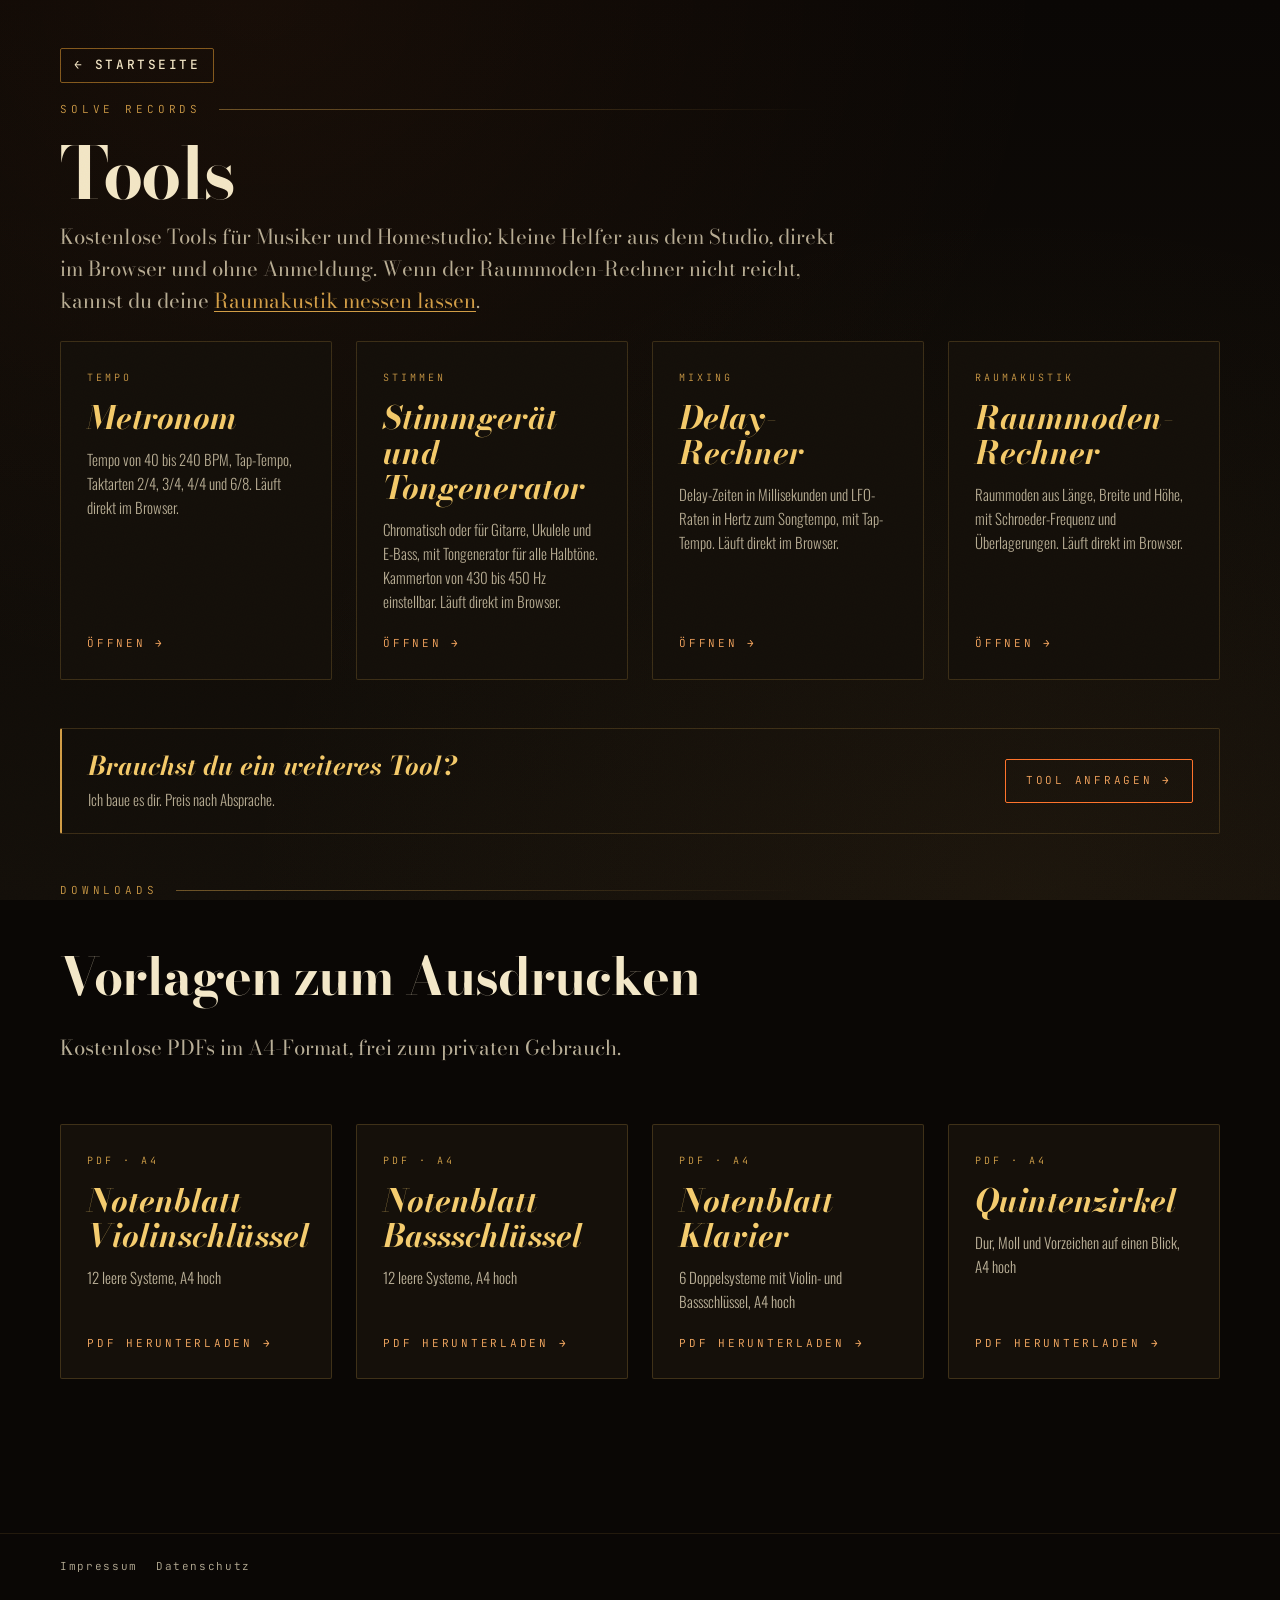
<file: tools/index.html>
<!doctype html>
<html lang="de">
<head>
<meta charset="UTF-8">
<meta name="viewport" content="width=device-width, initial-scale=1.0">
<title>Kostenlose Tools für Musiker und Homestudio | Solve Records</title>
<meta name="description" content="Kostenlose Tools für Musiker und Homestudio: Online-Metronom, Stimmgerät, Delay- und Raummoden-Rechner sowie Notenblätter als PDF. Im Browser.">
<link rel="canonical" href="https://solverecords.de/tools/">

<!-- Open Graph / Social -->
<meta property="og:title" content="Kostenlose Tools für Musiker und Homestudio | Solve Records">
<meta property="og:description" content="Kostenlose Tools für Musiker und Homestudio: Online-Metronom, Stimmgerät, Delay- und Raummoden-Rechner sowie Notenblätter als PDF. Im Browser.">
<meta property="og:type" content="website">
<meta property="og:url" content="https://solverecords.de/tools/">
<meta property="og:image" content="https://solverecords.de/assets/og/og-tools.png">
<meta property="og:image:width" content="1200">
<meta property="og:image:height" content="630">
<meta property="og:locale" content="de_DE">
<meta property="og:site_name" content="Solve Records">
<meta name="twitter:card" content="summary_large_image">

<meta name="theme-color" content="#0a0705">

<link rel="icon" type="image/svg+xml" href="../assets/profile.svg">

<link rel="preconnect" href="https://fonts.googleapis.com">
<link rel="preconnect" href="https://fonts.gstatic.com" crossorigin>
<link href="https://fonts.googleapis.com/css2?family=Bodoni+Moda:ital,opsz,wght@0,6..96,400;0,6..96,500;0,6..96,700;0,6..96,900;1,6..96,400&family=Oswald:wght@200;300;400;500;600;700&family=JetBrains+Mono:wght@300;400;500&display=swap" rel="stylesheet">

<link rel="stylesheet" href="../styles.css">
<link rel="stylesheet" href="../subnav.css">

<style>
  /* Nur für die Tools-Übersicht; alle Werte über die Variablen aus styles.css */
  .tools-top {
    padding-top: clamp(28px, 5vw, 48px);
  }

  /* Kein eigenes padding-top: Abstand zum Zurück-Button kommt allein aus .subnav--tight */
  .tools-page {
    padding-top: 0;
    /* Abstand über und unter dem Hinweisblock „Brauchst du ein weiteres Tool?“ */
    --tools-request-gap: clamp(36px, 5vw, 48px);
  }

  .tools-grid {
    display: grid;
    grid-template-columns: repeat(auto-fill, minmax(260px, 1fr));
    gap: 24px;
    margin-top: 60px;
  }

  .tool-card {
    display: flex;
    flex-direction: column;
    background: var(--bg-2);
    border: 1px solid var(--line);
    border-radius: 2px;
    padding: 28px 26px 26px;
    transition: border-color var(--transition-base), background var(--transition-base);
  }

  .tool-card:hover {
    border-color: var(--brass);
    background: var(--bg-3);
  }

  .tool-card:focus-visible {
    outline: 2px solid var(--brass-glow);
    outline-offset: 3px;
  }

  .tool-tag {
    font-family: var(--font-mono);
    font-size: 10px;
    letter-spacing: 0.3em;
    text-transform: uppercase;
    color: var(--brass);
  }

  .tool-name {
    font-family: var(--font-display);
    font-style: italic;
    font-weight: 700;
    font-size: 32px;
    line-height: 1.1;
    color: var(--brass-bright);
    margin-top: 14px;
  }

  .tool-card p {
    font-size: 15px;
    margin-top: 12px;
  }

  .tool-open {
    margin-top: auto;
    padding-top: 22px;
    font-family: var(--font-mono);
    font-size: 11px;
    letter-spacing: 0.25em;
    text-transform: uppercase;
    color: var(--tube-glow);
  }

  .tool-card:hover .tool-open {
    color: var(--tube);
  }

  /* Textlink im Lead (Raumakustik), sonst erbt er Farbe und Unterstreichung des Fließtexts */
  .tools-head .lead a { color: var(--brass); text-decoration: underline; text-underline-offset: 3px; text-decoration-thickness: 1px; }
  .tools-head .lead a:hover, .tools-head .lead a:focus-visible { color: var(--brass-bright); }

  /* Hinweis „weitere Tools auf Anfrage“: schmale Leiste im Kachelstil, nach dem Raster.
     Abgrenzung zu den Kacheln über die Messing-Kante links und den transparenten Grund. */
  .tool-request {
    display: flex;
    flex-wrap: wrap;
    align-items: center;
    justify-content: space-between;
    gap: 16px 32px;
    margin-top: var(--tools-request-gap);
    padding: 22px 26px;
    border: 1px solid var(--line);
    border-left: 2px solid var(--brass);
    border-radius: 2px;
  }

  .tool-request-text { min-width: 0; flex: 1 1 280px; }

  .tool-request h2 {
    font-family: var(--font-display);
    font-style: italic;
    font-weight: 700;
    font-size: 26px;
    line-height: 1.15;
    color: var(--brass-bright);
  }

  .tool-request p {
    font-size: 15px;
    margin-top: 6px;
  }

  .tool-request-link {
    display: inline-flex;
    align-items: center;
    min-height: 44px;
    padding: 0 20px;
    border: 1px solid var(--tube);
    border-radius: 2px;
    font-family: var(--font-mono);
    font-size: 11px;
    letter-spacing: 0.25em;
    text-transform: uppercase;
    color: var(--tube-glow);
    transition: border-color var(--transition-base), color var(--transition-base), background var(--transition-base);
  }

  .tool-request-link:hover {
    background: var(--bg-3);
    color: var(--tube);
  }

  .tool-request-link:focus-visible {
    outline: 2px solid var(--brass-glow);
    outline-offset: 3px;
  }

  /* Downloads: gleiche Kacheln, nur Abstand und kleinere Abschnittsüberschrift */
  .tools-downloads {
    margin-top: clamp(72px, 10vw, 120px);
  }

  /* Folgt der Hinweisblock, gilt nach unten derselbe Abstand wie nach oben */
  .tool-request + .tools-downloads {
    margin-top: var(--tools-request-gap);
  }

  .tools-downloads .h-display {
    font-size: clamp(30px, 4.5vw, 52px);
  }
</style>
<script type="application/ld+json">
{
  "@context": "https://schema.org",
  "@graph": [
    {
      "@type": "BreadcrumbList",
      "itemListElement": [
        {
          "@type": "ListItem",
          "position": 1,
          "name": "Startseite",
          "item": "https://solverecords.de/"
        },
        {
          "@type": "ListItem",
          "position": 2,
          "name": "Tools",
          "item": "https://solverecords.de/tools/"
        }
      ]
    }
  ]
}
</script>
</head>
<body>

<div class="grain" aria-hidden="true"></div>

<div class="container tools-top">
  <nav class="subnav subnav--tight" aria-label="Zurück">
    <a href="../">← Startseite</a>
  </nav>
</div>

<main class="section tools-page">
  <div class="container">
    <div class="tools-head">
      <div class="section-head">
        <span class="section-label">Solve Records</span>
        <span class="section-line"></span>
      </div>

      <h1 class="h-display">Tools</h1>
      <p class="lead">Kostenlose Tools für Musiker und Homestudio: kleine Helfer aus dem Studio, direkt im Browser und ohne Anmeldung. Wenn der Raummoden-Rechner nicht reicht, kannst du deine <a href="../raumakustik/">Raumakustik messen lassen</a>.</p>
    </div>

    <div class="tools-grid">
      <a class="tool-card" href="metronom.html">
        <span class="tool-tag">Tempo</span>
        <span class="tool-name">Metronom</span>
        <p>Tempo von 40 bis 240 BPM, Tap-Tempo, Taktarten 2/4, 3/4, 4/4 und 6/8. Läuft direkt im Browser.</p>
        <span class="tool-open">Öffnen →</span>
      </a>

      <a class="tool-card" href="stimmgeraet.html">
        <span class="tool-tag">Stimmen</span>
        <span class="tool-name">Stimmgerät und Tongenerator</span>
        <p>Chromatisch oder für Gitarre, Ukulele und E-Bass, mit Tongenerator für alle Halbtöne. Kammerton von 430 bis 450 Hz einstellbar. Läuft direkt im Browser.</p>
        <span class="tool-open">Öffnen →</span>
      </a>

      <a class="tool-card" href="delay-rechner.html">
        <span class="tool-tag">Mixing</span>
        <span class="tool-name">Delay-Rechner</span>
        <p>Delay-Zeiten in Millisekunden und LFO-Raten in Hertz zum Songtempo, mit Tap-Tempo. Läuft direkt im Browser.</p>
        <span class="tool-open">Öffnen →</span>
      </a>

      <a class="tool-card" href="raummoden-rechner.html">
        <span class="tool-tag">Raumakustik</span>
        <span class="tool-name">Raummoden-Rechner</span>
        <p>Raummoden aus Länge, Breite und Höhe, mit Schroeder-Frequenz und Überlagerungen. Läuft direkt im Browser.</p>
        <span class="tool-open">Öffnen →</span>
      </a>
    </div>

    <aside class="tool-request" aria-labelledby="request-title">
      <div class="tool-request-text">
        <h2 id="request-title">Brauchst du ein weiteres Tool?</h2>
        <p>Ich baue es dir. Preis nach Absprache.</p>
      </div>
      <a class="tool-request-link" href="../#kontakt">Tool anfragen <span aria-hidden="true">&nbsp;→</span></a>
    </aside>

    <section class="tools-downloads" aria-labelledby="downloads-title">
      <div class="section-head">
        <span class="section-label">Downloads</span>
        <span class="section-line"></span>
      </div>

      <h2 class="h-display" id="downloads-title">Vorlagen zum Ausdrucken</h2>
      <p class="lead">Kostenlose PDFs im A4-Format, frei zum privaten Gebrauch.</p>

      <div class="tools-grid">
        <a class="tool-card" href="../downloads/notenblatt-violinschluessel.pdf" download>
          <span class="tool-tag">PDF · A4</span>
          <span class="tool-name">Notenblatt Violinschlüssel</span>
          <p>12 leere Systeme, A4 hoch</p>
          <span class="tool-open">PDF herunterladen <span aria-hidden="true">→</span></span>
        </a>

        <a class="tool-card" href="../downloads/notenblatt-bassschluessel.pdf" download>
          <span class="tool-tag">PDF · A4</span>
          <span class="tool-name">Notenblatt Bassschlüssel</span>
          <p>12 leere Systeme, A4 hoch</p>
          <span class="tool-open">PDF herunterladen <span aria-hidden="true">→</span></span>
        </a>

        <a class="tool-card" href="../downloads/notenblatt-klavier.pdf" download>
          <span class="tool-tag">PDF · A4</span>
          <span class="tool-name">Notenblatt Klavier</span>
          <p>6 Doppelsysteme mit Violin- und Bassschlüssel, A4 hoch</p>
          <span class="tool-open">PDF herunterladen <span aria-hidden="true">→</span></span>
        </a>

        <a class="tool-card" href="../downloads/quintenzirkel.pdf" download>
          <span class="tool-tag">PDF · A4</span>
          <span class="tool-name">Quintenzirkel</span>
          <p>Dur, Moll und Vorzeichen auf einen Blick, A4 hoch</p>
          <span class="tool-open">PDF herunterladen <span aria-hidden="true">→</span></span>
        </a>
      </div>
    </section>
  </div>
</main>

<footer class="container legal-foot">
  <nav class="legal-links" aria-label="Rechtliches">
    <a href="../impressum/">Impressum</a>
    <a href="../datenschutz/">Datenschutz</a>
  </nav>
</footer>

</body>
</html>
</file>
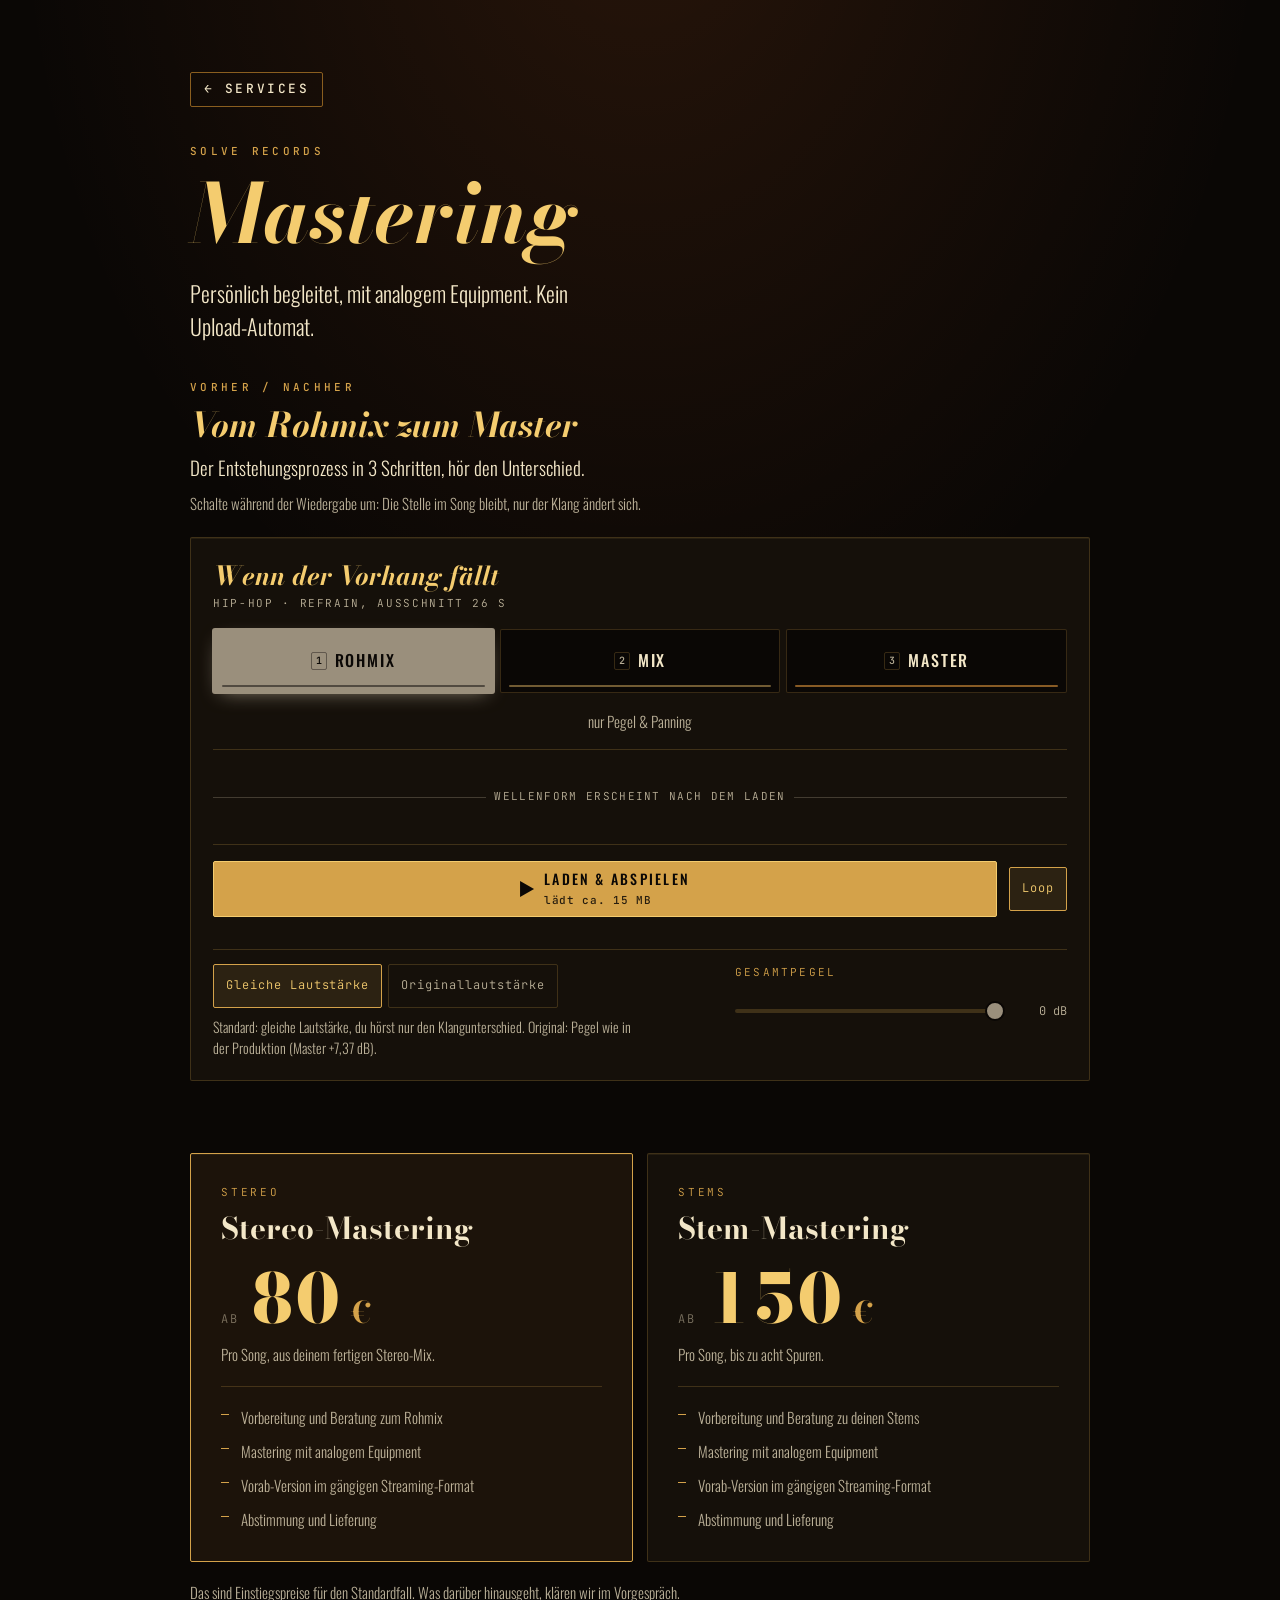
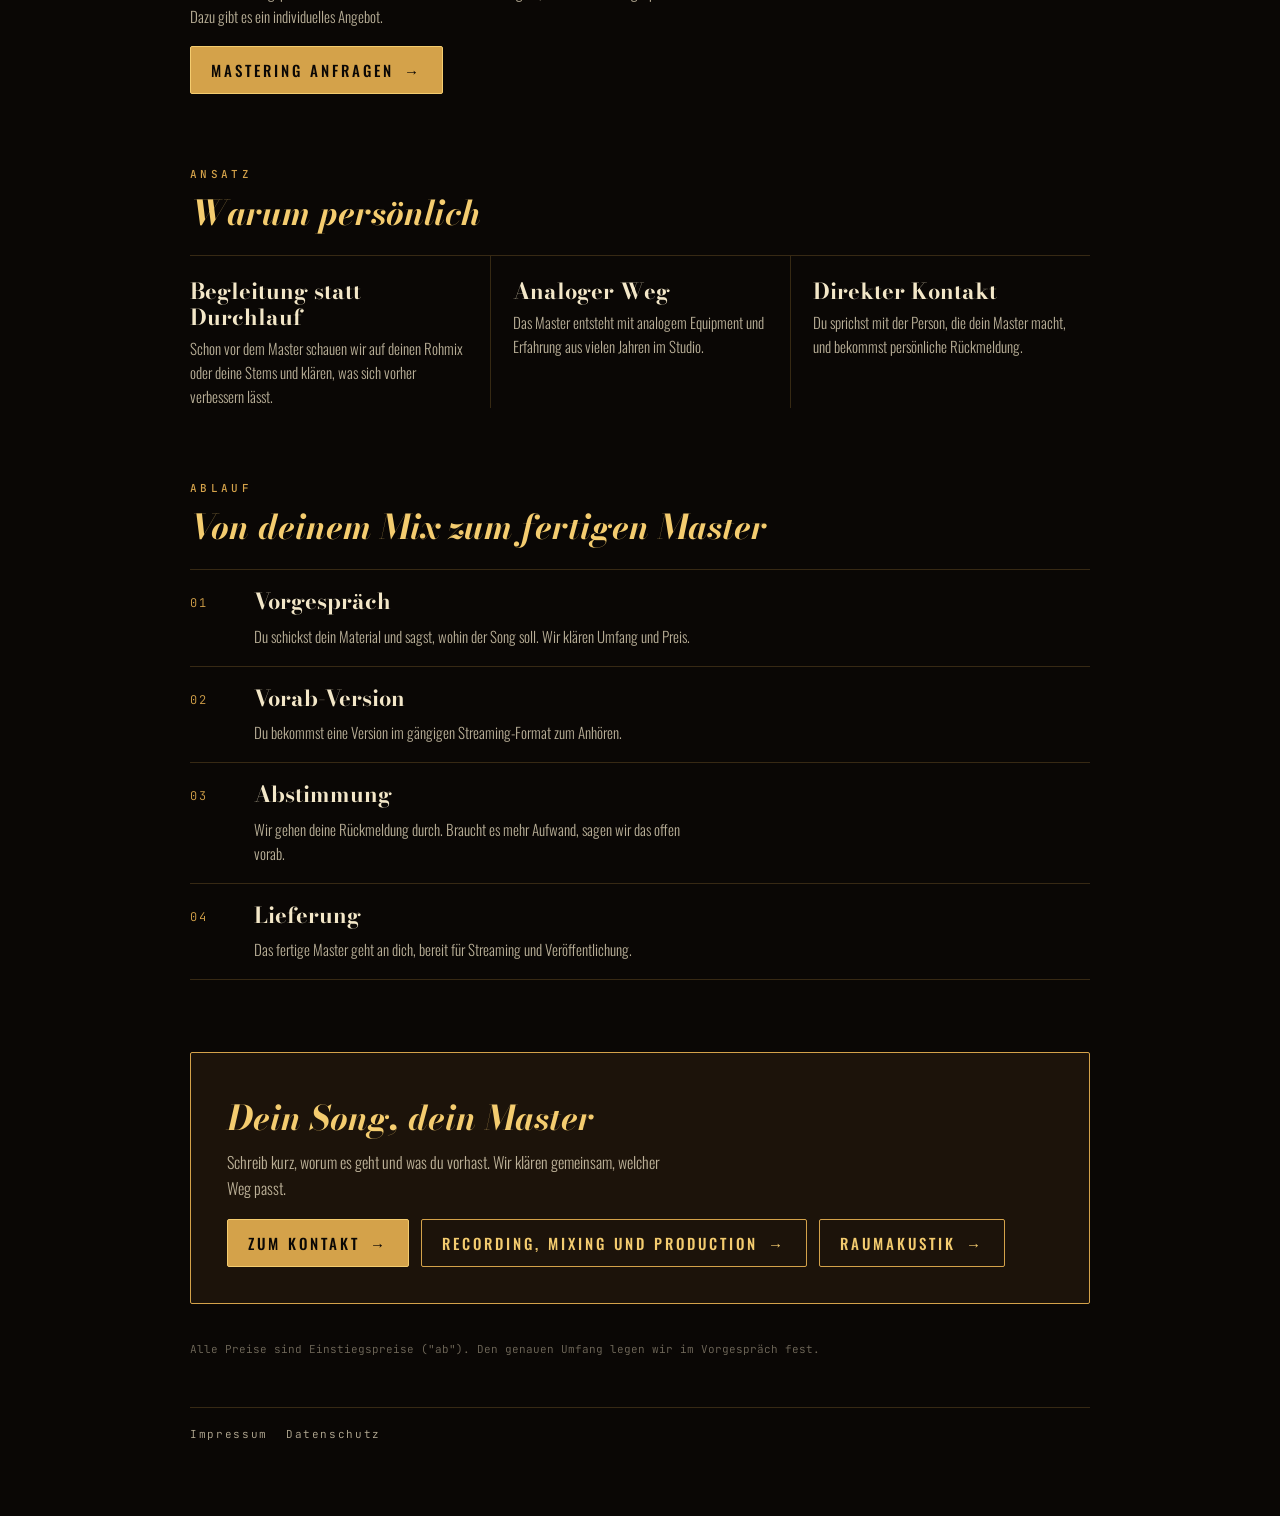
<file: services/mastering/index.html>
<!doctype html>
<html lang="de">
<head>
<meta charset="UTF-8">
<meta name="viewport" content="width=device-width, initial-scale=1.0">
<title>Mastering am Bodensee, persönlich und analog | Solve Records</title>
<meta name="description" content="Mastering am Bodensee mit analogem Equipment: Stereo ab 80 €, Stems bis 8 Spuren ab 150 €. Persönlich begleitet.">
<link rel="canonical" href="https://solverecords.de/services/mastering/">

<!-- Open Graph / Social -->
<meta property="og:title" content="Mastering am Bodensee, persönlich und analog | Solve Records">
<meta property="og:description" content="Mastering am Bodensee mit analogem Equipment: Stereo ab 80 €, Stems bis 8 Spuren ab 150 €. Persönlich begleitet.">
<meta property="og:type" content="website">
<meta property="og:url" content="https://solverecords.de/services/mastering/">
<meta property="og:image" content="https://solverecords.de/assets/og/og-mastering.png">
<meta property="og:image:width" content="1200">
<meta property="og:image:height" content="630">
<meta property="og:locale" content="de_DE">
<meta property="og:site_name" content="Solve Records">
<meta name="twitter:card" content="summary_large_image">

<link rel="preconnect" href="https://fonts.googleapis.com">
<link rel="preconnect" href="https://fonts.gstatic.com" crossorigin>
<link rel="stylesheet" href="https://fonts.googleapis.com/css2?family=Bodoni+Moda:ital,opsz,wght@0,6..96,400..900;1,6..96,400..900&family=JetBrains+Mono:wght@400;500&family=Oswald:wght@300;400;500;600&display=swap">
<link rel="stylesheet" href="../../subnav.css">
<link rel="stylesheet" href="../../css/ab-player.css">
<script type="module" src="../../js/ab-player.js"></script>
<style>
  /* Layout: Preise zuerst. Oben der Kernsatz, direkt darunter zwei Preisoptionen nebeneinander,
     dann der persönliche Ansatz und der Ablauf. Farben, Schriften und Radius entsprechen styles.css der Studio-Seite. */
  :root {
    --bg: #0a0705;
    --bg-2: #15100a;
    --bg-3: #1c130a;
    --brass: #d4a24a;
    --brass-bright: #f4cc6f;
    --brass-deep: #8a5e1f;
    --brass-glow: #ffb347;
    --tube: #ff7a2e;
    --cream: #f3e7c8;
    --cream-soft: rgba(243, 231, 200, 0.75);
    --cream-mute: rgba(243, 231, 200, 0.45);   /* Wert aus styles.css */
    --line: rgba(212, 162, 74, 0.22);
    --font-display: 'Bodoni Moda', 'Didot', 'Bodoni 72', serif;
    --font-sans: 'Oswald', 'Helvetica Neue', sans-serif;
    --font-mono: 'JetBrains Mono', 'Courier New', monospace;
    --radius: 2px;
    --section-gap: clamp(40px, 8vw, 72px);   /* Abstand zwischen Sektionen */
    color-scheme: dark;
  }

  * { box-sizing: border-box; }

  body {
    background-color: var(--bg);
    background-image: radial-gradient(ellipse 70% 40% at 50% -5%, rgba(255, 122, 46, 0.12), transparent 70%);
    background-repeat: no-repeat;
    color: var(--cream);
    font-family: var(--font-sans);
    font-weight: 300;
    line-height: 1.6;
    padding-block: clamp(28px, 6vw, 64px);
    padding-left: max(16px, env(safe-area-inset-left, 0px));
    padding-right: max(16px, env(safe-area-inset-right, 0px));
    min-height: 100vh;
  }

  .wrap { max-width: 900px; margin: 0 auto; }

  .eyebrow {
    font-family: var(--font-mono); font-size: 11px; font-weight: 500;
    letter-spacing: 0.3em; text-transform: uppercase; color: var(--brass); margin: 0;
  }

  h1 {
    font-family: var(--font-display); font-style: italic; font-weight: 700;
    font-size: clamp(46px, 11vw, 82px); line-height: 1.05; color: var(--brass-bright);
    margin: 10px 0 0; text-wrap: balance;
  }
  .lead { margin: 20px 0 0; font-size: clamp(18px, 3.2vw, 22px); line-height: 1.5; color: var(--cream); max-width: 40ch; text-wrap: pretty; }

  section { margin-top: var(--section-gap); }
  h2 {
    font-family: var(--font-display); font-style: italic; font-weight: 700;
    font-size: clamp(26px, 5vw, 34px); line-height: 1.15; color: var(--brass-bright);
    margin: 10px 0 0; text-wrap: balance;
  }

  /* Preise */
  .prices { margin-top: clamp(28px, 5vw, 44px); display: grid; grid-template-columns: repeat(2, minmax(0, 1fr)); gap: 14px; }
  .price {
    display: flex; flex-direction: column; min-width: 0;
    padding: clamp(20px, 4vw, 30px); background: var(--bg-2);
    border: 1px solid var(--line); border-radius: var(--radius);
    box-shadow: inset 0 1px 0 rgba(244, 204, 111, 0.07);
  }
  .price.main { background: var(--bg-3); border-color: var(--brass); }
  .price .kind { font-family: var(--font-mono); font-size: 11px; letter-spacing: 0.25em; text-transform: uppercase; color: var(--brass); margin: 0; }
  .price h2 { margin: 10px 0 0; font-family: var(--font-display); font-style: normal; text-wrap: wrap; font-weight: 700; font-size: clamp(24px, 4vw, 30px); line-height: 1.15; color: var(--cream); }
  .amount { margin: 18px 0 0; display: flex; align-items: baseline; gap: 10px; flex-wrap: wrap; }
  .amount .from { font-family: var(--font-mono); font-size: 12px; letter-spacing: 0.2em; text-transform: uppercase; color: var(--cream-mute); }
  .amount .num { font-family: var(--font-display); font-weight: 800; font-size: clamp(48px, 9vw, 68px); line-height: 1; color: var(--brass-bright); font-variant-numeric: tabular-nums; }
  .amount .cur { font-family: var(--font-display); font-weight: 700; font-size: clamp(24px, 4vw, 30px); color: var(--brass); }
  .price .for { margin: 6px 0 0; font-size: 15px; color: var(--cream-soft); }
  .incl { margin: 20px 0 0; padding: 18px 0 0; border-top: 1px solid var(--line); list-style: none; display: grid; gap: 10px; font-size: 15px; color: var(--cream-soft); }
  .incl li { position: relative; padding-left: 20px; }
  .incl li::before { content: ""; position: absolute; left: 0; top: 0.62em; width: 8px; height: 1px; background: var(--brass); }

  .note { margin: 18px 0 0; font-size: 15px; color: var(--cream-soft); max-width: 62ch; }

  /* A/B-Player direkt nach dem Kopf, vor den Preisen */
  .ab-section .ab-sub { margin: 8px 0 0; font-size: clamp(17px, 2.6vw, 19px); line-height: 1.45; color: var(--cream); max-width: 48ch; text-wrap: pretty; }
  /* Direkt nach dem Kopf: halber Sektionsabstand nach oben, nach unten (zu den Preisen) der volle */
  section.ab-section { margin-top: calc(var(--section-gap) / 2); }
  .ab-section .note { margin-top: 10px; }
  .ab-section:not([hidden]) + .prices { margin-top: var(--section-gap); }

  /* Buttons */
  .btn {
    display: inline-flex; align-items: center; gap: 10px; margin-top: 18px; min-height: 48px; padding: 0 20px;
    background: var(--brass); color: var(--bg); border: 1px solid var(--brass-bright); border-radius: var(--radius);
    font-family: var(--font-sans); font-weight: 500; font-size: 15px; letter-spacing: 0.2em; text-transform: uppercase; text-decoration: none;
    transition: background-color 120ms linear;
  }
  .btn:hover { background: var(--brass-bright); }
  .btn.ghost { background: transparent; color: var(--brass-bright); border-color: var(--brass); }
  .btn.ghost:hover { background: rgba(212, 162, 74, 0.12); }
  .btn:focus-visible { outline: 2px solid var(--brass-glow); outline-offset: 3px; }
  .actions { display: flex; flex-wrap: wrap; gap: 0 12px; }

  /* Ansatz */
  .ansatz { margin-top: 22px; display: grid; grid-template-columns: repeat(3, minmax(0, 1fr)); gap: 0; border-top: 1px solid var(--line); }
  .ansatz div { padding: 22px 22px 0 0; min-width: 0; }
  .ansatz div + div { padding-left: 22px; border-left: 1px solid var(--line); }
  .ansatz h3 { margin: 0 0 6px; font-family: var(--font-display); font-weight: 700; font-size: 22px; line-height: 1.2; color: var(--cream); }
  .ansatz p { margin: 0; font-size: 15px; color: var(--cream-soft); }

  /* Ablauf: echte Reihenfolge */
  .steps { margin: 22px 0 0; padding: 0; list-style: none; display: grid; gap: 0; border-top: 1px solid var(--line); }
  .steps li { display: grid; grid-template-columns: 48px minmax(0, 1fr); gap: 4px 16px; padding: 18px 0; border-bottom: 1px solid var(--line); }
  .steps .no { font-family: var(--font-mono); font-size: 12px; letter-spacing: 0.2em; color: var(--brass); padding-top: 6px; }
  .steps h3 { margin: 0; font-family: var(--font-display); font-weight: 700; font-size: 22px; line-height: 1.25; color: var(--cream); }
  .steps p { margin: 4px 0 0; font-size: 15px; color: var(--cream-soft); grid-column: 2; max-width: 56ch; }

  .cta { margin-top: clamp(40px, 8vw, 72px); padding: clamp(22px, 5vw, 36px); background: var(--bg-3); border: 1px solid var(--brass); border-radius: var(--radius); }
  .cta p { margin: 12px 0 0; font-size: 16px; color: var(--cream-soft); max-width: 56ch; }

  .foot { margin: 36px 0 0; font-family: var(--font-mono); font-size: 11px; line-height: 1.7; color: var(--cream-mute); }
  .foot a { color: var(--brass); }

  @media (max-width: 680px) {
    .prices { grid-template-columns: minmax(0, 1fr); }
    .ansatz { grid-template-columns: minmax(0, 1fr); }
    .ansatz div, .ansatz div + div { padding: 18px 0 0; border-left: 0; }
    .steps li { grid-template-columns: 36px minmax(0, 1fr); }
  }
  @media (prefers-reduced-motion: reduce) { .btn { transition: none; } }


  /* Footer: Impressum / Datenschutz, klein in Mono, Hover/Fokus wie die Rücklinks */
  .legal { margin: 48px auto 0; padding-top: 18px; border-top: 1px solid var(--line); }
  .legal-links { display: flex; flex-wrap: wrap; gap: 6px 18px; font-family: var(--font-mono); font-size: 11px; letter-spacing: 0.15em; }
  .legal-links a { color: var(--cream-soft); text-decoration: none; }
  .legal-links a:hover, .legal-links a:focus-visible { color: var(--brass-bright); }
  .legal-links a:focus-visible { outline: 2px solid var(--brass-glow); outline-offset: 3px; }
</style>
<script type="application/ld+json">
{
  "@context": "https://schema.org",
  "@graph": [
    {
      "@type": "Service",
      "name": "Mastering",
      "serviceType": "Audio-Mastering",
      "url": "https://solverecords.de/services/mastering/",
      "description": "Mastering am Bodensee mit analogem Equipment: Stereo ab 80 €, Stems bis 8 Spuren ab 150 €. Persönlich begleitet.",
      "provider": {
        "@type": "LocalBusiness",
        "@id": "https://solverecords.de/#studio",
        "name": "Solve Records",
        "url": "https://solverecords.de/"
      },
      "areaServed": "Bodensee",
      "inLanguage": "de",
      "offers": [
        {
          "@type": "Offer",
          "name": "Stereo-Mastering",
          "description": "Pro Song, aus dem fertigen Stereo-Mix.",
          "priceCurrency": "EUR",
          "priceSpecification": {
            "@type": "PriceSpecification",
            "minPrice": 80,
            "priceCurrency": "EUR"
          }
        },
        {
          "@type": "Offer",
          "name": "Stem-Mastering",
          "description": "Pro Song, bis zu acht Spuren.",
          "priceCurrency": "EUR",
          "priceSpecification": {
            "@type": "PriceSpecification",
            "minPrice": 150,
            "priceCurrency": "EUR"
          }
        }
      ]
    },
    {
      "@type": "BreadcrumbList",
      "itemListElement": [
        {
          "@type": "ListItem",
          "position": 1,
          "name": "Startseite",
          "item": "https://solverecords.de/"
        },
        {
          "@type": "ListItem",
          "position": 2,
          "name": "Services",
          "item": "https://solverecords.de/#services"
        },
        {
          "@type": "ListItem",
          "position": 3,
          "name": "Mastering",
          "item": "https://solverecords.de/services/mastering/"
        }
      ]
    }
  ]
}
</script>
</head>
<body>

<main class="wrap">
  <header>
    <nav class="subnav" aria-label="Zurück">
      <a href="../../#services">← Services</a>
    </nav>
    <p class="eyebrow">Solve Records</p>
    <h1>Mastering</h1>
    <p class="lead">Persönlich begleitet, mit analogem Equipment. Kein Upload-Automat.</p>
  </header>

  <!-- A/B-Player: Songs kommen aus audio/vorher-nachher/songs.json (nur "published": true, sonst ?preview=1).
       Ohne sichtbaren Song blendet js/ab-player.js die ganze Sektion aus. -->
  <section id="vorher-nachher" class="ab-section" aria-labelledby="vorher-nachher-title" data-ab-player-section>
    <p class="eyebrow">Vorher / Nachher</p>
    <h2 id="vorher-nachher-title">Vom Rohmix zum Master</h2>
    <p class="ab-sub">Der Entstehungsprozess in 3 Schritten, hör den Unterschied.</p>
    <p class="note">Schalte während der Wiedergabe um: Die Stelle im Song bleibt, nur der Klang ändert sich.</p>
    <div class="ab-mount" data-ab-player="collection:mastering">
      <noscript><p class="abp-noscript">Der Vorher-/Nachher-Player braucht JavaScript. Bitte aktiviere JavaScript, um die Bearbeitungsstufen anzuhören.</p></noscript>
    </div>
  </section>

  <div class="prices" role="list">
    <article class="price main" role="listitem">
      <p class="kind">Stereo</p>
      <h2>Stereo-Mastering</h2>
      <p class="amount"><span class="from">ab</span><span class="num">80</span><span class="cur">€</span></p>
      <p class="for">Pro Song, aus deinem fertigen Stereo-Mix.</p>
      <ul class="incl">
        <li>Vorbereitung und Beratung zum Rohmix</li>
        <li>Mastering mit analogem Equipment</li>
        <li>Vorab-Version im gängigen Streaming-Format</li>
        <li>Abstimmung und Lieferung</li>
      </ul>
    </article>

    <article class="price" role="listitem">
      <p class="kind">Stems</p>
      <h2>Stem-Mastering</h2>
      <p class="amount"><span class="from">ab</span><span class="num">150</span><span class="cur">€</span></p>
      <p class="for">Pro Song, bis zu acht Spuren.</p>
      <ul class="incl">
        <li>Vorbereitung und Beratung zu deinen Stems</li>
        <li>Mastering mit analogem Equipment</li>
        <li>Vorab-Version im gängigen Streaming-Format</li>
        <li>Abstimmung und Lieferung</li>
      </ul>
    </article>
  </div>
  <!-- FAKT FEHLT: Preise brutto/netto bzw. Kleinunternehmerregelung (USt-Hinweis) -->
  <p class="note">Das sind Einstiegspreise für den Standardfall. Was darüber hinausgeht, klären wir im Vorgespräch. Dazu gibt es ein individuelles Angebot.</p>
  <div class="actions">
    <a class="btn" href="../../#kontakt">Mastering anfragen <span aria-hidden="true">→</span></a>
  </div>

  <section aria-labelledby="ansatz">
    <p class="eyebrow">Ansatz</p>
    <h2 id="ansatz">Warum persönlich</h2>
    <div class="ansatz">
      <div>
        <h3>Begleitung statt Durchlauf</h3>
        <p>Schon vor dem Master schauen wir auf deinen Rohmix oder deine Stems und klären, was sich vorher verbessern lässt.</p>
      </div>
      <div>
        <h3>Analoger Weg</h3>
        <p>Das Master entsteht mit analogem Equipment und Erfahrung aus vielen Jahren im Studio.</p>
      </div>
      <div>
        <h3>Direkter Kontakt</h3>
        <p>Du sprichst mit der Person, die dein Master macht, und bekommst persönliche Rückmeldung.</p>
      </div>
    </div>
  </section>

  <section aria-labelledby="ablauf">
    <p class="eyebrow">Ablauf</p>
    <h2 id="ablauf">Von deinem Mix zum fertigen Master</h2>
    <ol class="steps">
      <li>
        <span class="no">01</span>
        <h3>Vorgespräch</h3>
        <p>Du schickst dein Material und sagst, wohin der Song soll. Wir klären Umfang und Preis.</p>
      </li>
      <li>
        <span class="no">02</span>
        <h3>Vorab-Version</h3>
        <p>Du bekommst eine Version im gängigen Streaming-Format zum Anhören.</p>
      </li>
      <li>
        <span class="no">03</span>
        <h3>Abstimmung</h3>
        <p>Wir gehen deine Rückmeldung durch. Braucht es mehr Aufwand, sagen wir das offen vorab.</p>
      </li>
      <li>
        <span class="no">04</span>
        <h3>Lieferung</h3>
        <p>Das fertige Master geht an dich, bereit für Streaming und Veröffentlichung.</p>
      </li>
    </ol>
  </section>

  <aside class="cta" aria-label="Kontakt">
    <h2>Dein Song, dein Master</h2>
    <p>Schreib kurz, worum es geht und was du vorhast. Wir klären gemeinsam, welcher Weg passt.</p>
    <div class="actions">
      <a class="btn" href="../../#kontakt">Zum Kontakt <span aria-hidden="true">→</span></a>
      <a class="btn ghost" href="../recording-mixing-production/">Recording, Mixing und Production <span aria-hidden="true">→</span></a>
      <a class="btn ghost" href="../../raumakustik/">Raumakustik <span aria-hidden="true">→</span></a>
    </div>
  </aside>

  <p class="foot">Alle Preise sind Einstiegspreise ("ab"). Den genauen Umfang legen wir im Vorgespräch fest.</p>
</main>

<footer class="wrap legal">
  <nav class="legal-links" aria-label="Rechtliches">
    <a href="../../impressum/">Impressum</a>
    <a href="../../datenschutz/">Datenschutz</a>
  </nav>
</footer>

</body>
</html>
</file>
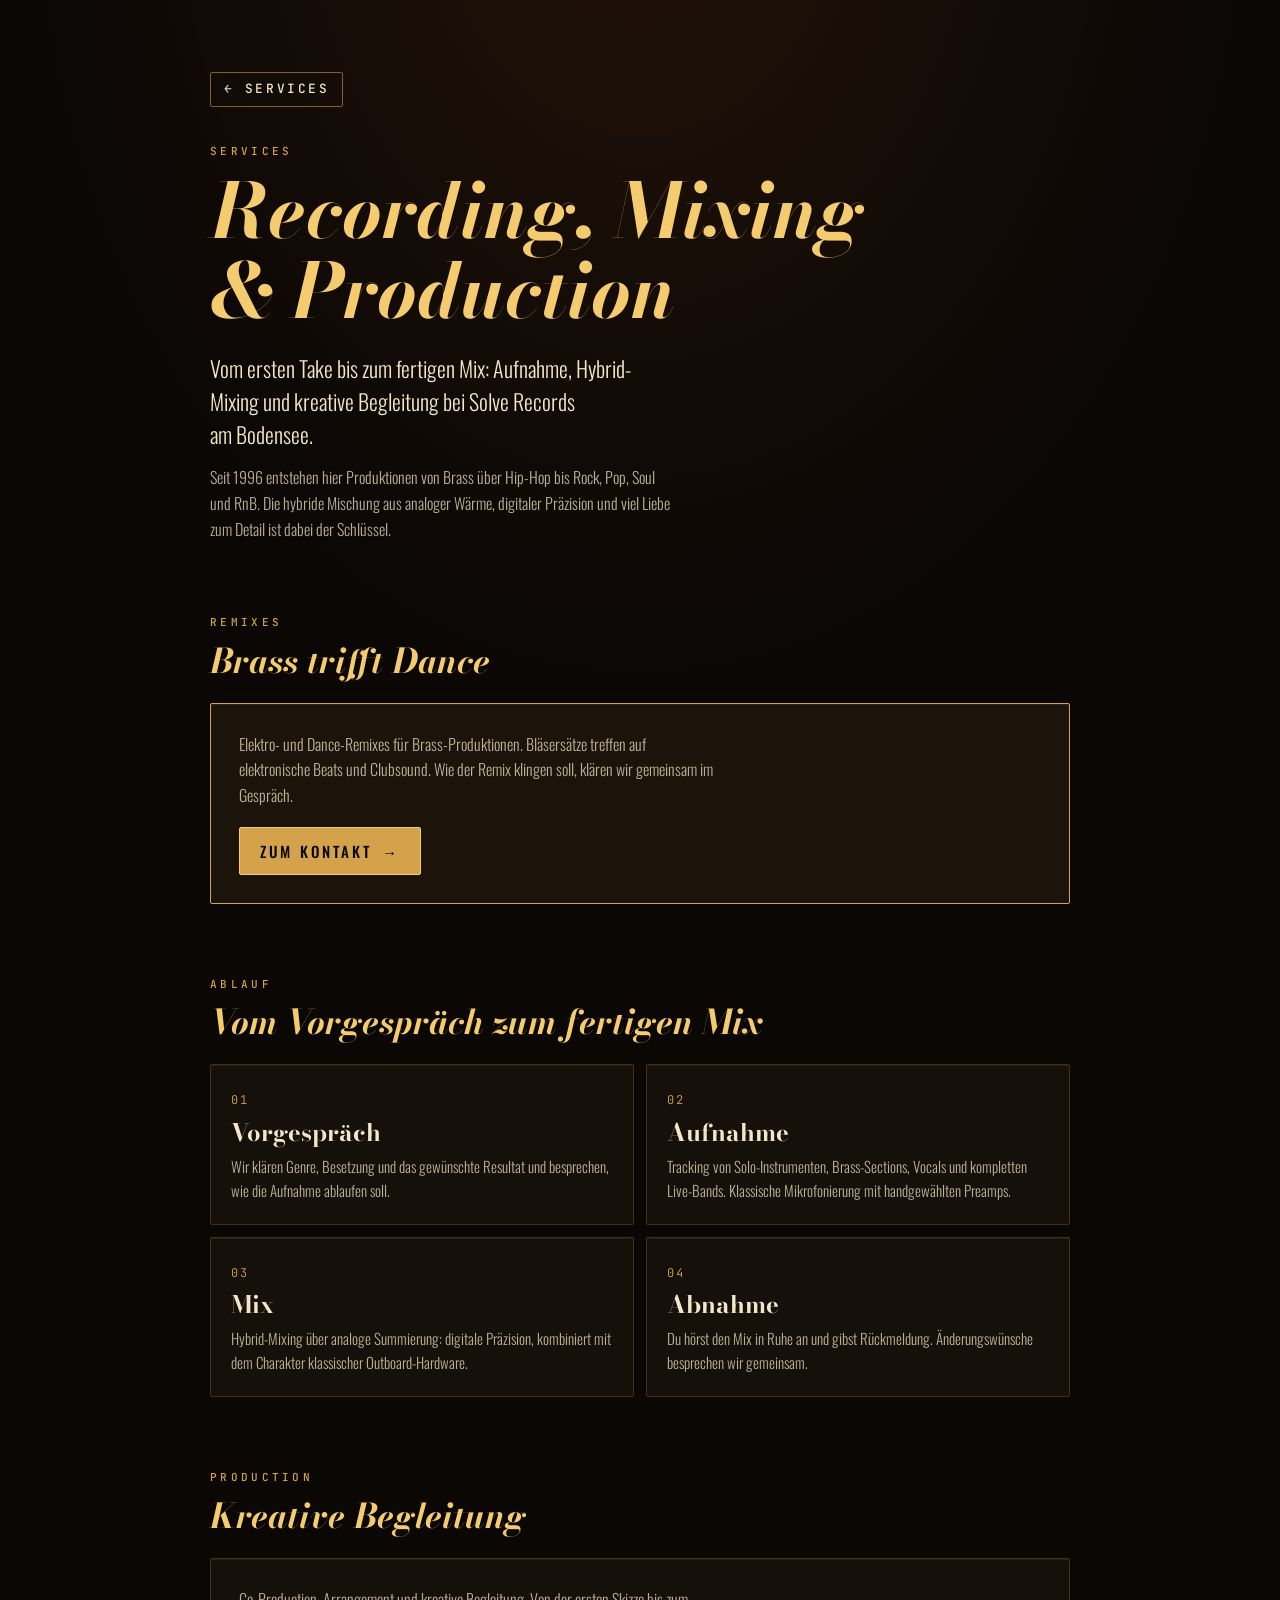
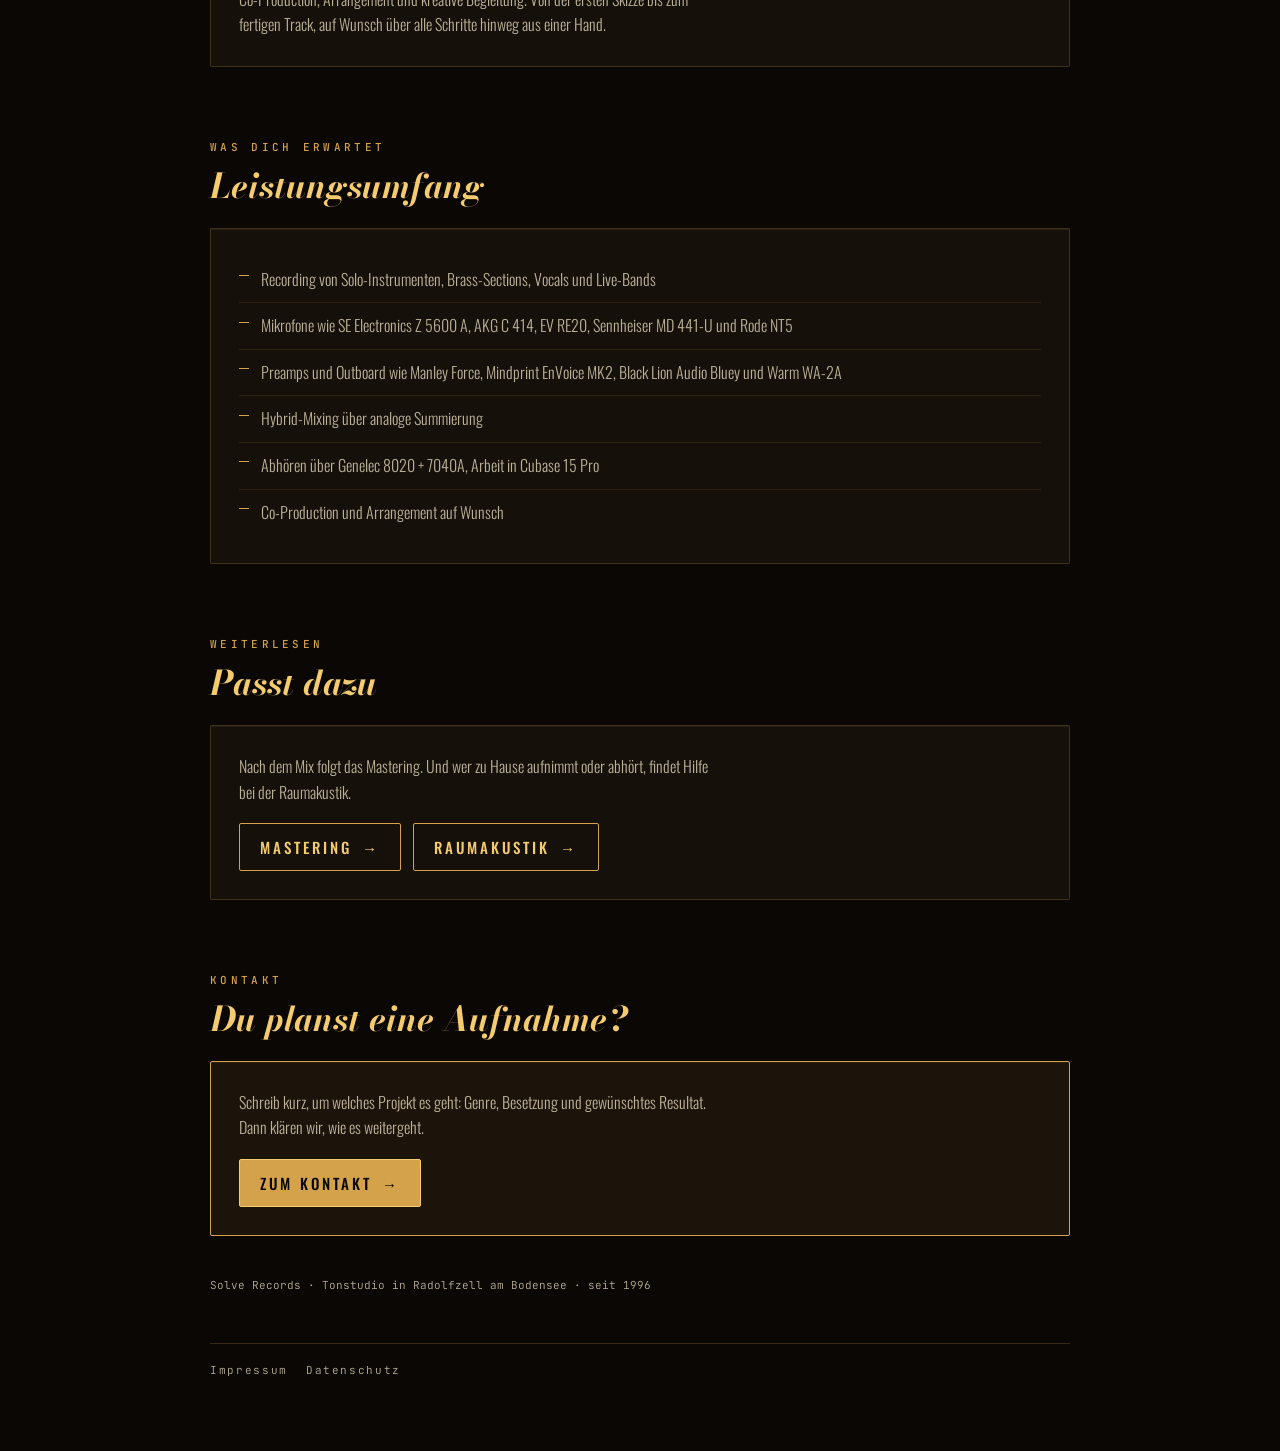
<file: services/recording-mixing-production/index.html>
<!doctype html>
<html lang="de">
<head>
<meta charset="UTF-8">
<meta name="viewport" content="width=device-width, initial-scale=1.0">
<title>Recording, Mixing &amp; Production am Bodensee | Solve Records</title>
<meta name="description" content="Recording, Mixing, Production und Dance-Remixes für Brass am Bodensee. Brass, Hip-Hop, Rock, Pop, Soul und RnB mit analoger Wärme und digitaler Präzision.">
<link rel="canonical" href="https://solverecords.de/services/recording-mixing-production/">

<!-- Open Graph / Social -->
<meta property="og:title" content="Recording, Mixing &amp; Production am Bodensee | Solve Records">
<meta property="og:description" content="Recording, Mixing, Production und Dance-Remixes für Brass am Bodensee. Brass, Hip-Hop, Rock, Pop, Soul und RnB mit analoger Wärme und digitaler Präzision.">
<meta property="og:type" content="website">
<meta property="og:url" content="https://solverecords.de/services/recording-mixing-production/">
<meta property="og:image" content="https://solverecords.de/assets/og/og-recording.png">
<meta property="og:image:width" content="1200">
<meta property="og:image:height" content="630">
<meta property="og:locale" content="de_DE">
<meta property="og:site_name" content="Solve Records">
<meta name="twitter:card" content="summary_large_image">

<link rel="preconnect" href="https://fonts.googleapis.com">
<link rel="preconnect" href="https://fonts.gstatic.com" crossorigin>
<link rel="stylesheet" href="https://fonts.googleapis.com/css2?family=Bodoni+Moda:ital,opsz,wght@0,6..96,400..900;1,6..96,400..900&family=JetBrains+Mono:wght@400;500&family=Oswald:wght@300;400;500;600&display=swap">
<link rel="stylesheet" href="../../subnav.css">
<style>
  /* Layout wie raumakustik/index.html: Kernsatz, nummerierte Schritte, Leistungsumfang,
     verwandte Seiten und der Weg zum Kontakt.
     Farben, Schriften und Radius sind die Variablen aus styles.css der Studio-Seite. */
  :root {
    --bg: #0a0705;
    --bg-2: #15100a;
    --bg-3: #1c130a;
    --brass: #d4a24a;
    --brass-bright: #f4cc6f;
    --brass-deep: #8a5e1f;
    --brass-glow: #ffb347;
    --tube: #ff7a2e;
    --tube-glow: #ffb066;
    --cream: #f3e7c8;
    --cream-soft: rgba(243, 231, 200, 0.75);
    --cream-mute: rgba(243, 231, 200, 0.45);
    --line: rgba(212, 162, 74, 0.22);
    --line-soft: rgba(212, 162, 74, 0.12);
    --font-display: 'Bodoni Moda', 'Didot', 'Bodoni 72', serif;
    --font-sans: 'Oswald', 'Helvetica Neue', sans-serif;
    --font-mono: 'JetBrains Mono', 'Courier New', monospace;
    --radius: 2px;
    color-scheme: dark;
  }

  * { box-sizing: border-box; }

  body {
    background-color: var(--bg);
    background-image: radial-gradient(ellipse 70% 40% at 50% -5%, rgba(255, 122, 46, 0.10), transparent 70%);
    background-repeat: no-repeat;
    color: var(--cream);
    font-family: var(--font-sans);
    font-weight: 300;
    line-height: 1.6;
    padding-block: clamp(28px, 6vw, 64px);
    padding-left: max(16px, env(safe-area-inset-left, 0px));
    padding-right: max(16px, env(safe-area-inset-right, 0px));
    min-height: 100vh;
  }

  .wrap { max-width: 860px; margin: 0 auto; }


  .eyebrow {
    font-family: var(--font-mono);
    font-size: 11px;
    font-weight: 500;
    letter-spacing: 0.3em;
    text-transform: uppercase;
    color: var(--brass);
    margin: 0;
  }

  h1 {
    font-family: var(--font-display);
    font-style: italic;
    font-weight: 700;
    font-size: clamp(44px, 10vw, 76px);
    line-height: 1.05;
    color: var(--brass-bright);
    margin: 10px 0 0;
    text-wrap: balance;
  }

  .lead { margin: 22px 0 0; font-size: clamp(18px, 3.2vw, 22px); line-height: 1.5; color: var(--cream); max-width: 40ch; text-wrap: pretty; }
  .sub { margin: 14px 0 0; font-size: 16px; color: var(--cream-soft); max-width: 58ch; }

  section { margin-top: clamp(40px, 8vw, 72px); }
  h2 {
    font-family: var(--font-display); font-style: italic; font-weight: 700;
    font-size: clamp(26px, 5vw, 34px); line-height: 1.15; color: var(--brass-bright);
    margin: 10px 0 0; text-wrap: balance;
  }

  .steps { margin: 22px 0 0; padding: 0; list-style: none; display: grid; grid-template-columns: repeat(2, minmax(0, 1fr)); gap: 12px; }
  .steps li {
    padding: 20px 20px 22px; background: var(--bg-2); border: 1px solid var(--line); border-radius: var(--radius);
    box-shadow: inset 0 1px 0 rgba(244, 204, 111, 0.07); min-width: 0;
  }
  .steps .no { font-family: var(--font-mono); font-size: 12px; letter-spacing: 0.2em; color: var(--brass); }
  .steps h3 { margin: 8px 0 6px; font-family: var(--font-display); font-weight: 700; font-size: 24px; line-height: 1.2; color: var(--cream); }
  .steps p { margin: 0; font-size: 15px; color: var(--cream-soft); }

  .panel { margin-top: 22px; padding: clamp(18px, 4vw, 28px); background: var(--bg-2); border: 1px solid var(--line); border-radius: var(--radius); box-shadow: inset 0 1px 0 rgba(244, 204, 111, 0.07); }
  .panel p { margin: 0; font-size: 16px; color: var(--cream-soft); max-width: 60ch; }
  .panel.hot { background: var(--bg-3); border-color: var(--brass); }

  .btn {
    display: inline-flex; align-items: center; gap: 10px; margin-top: 18px; min-height: 48px; padding: 0 20px;
    background: var(--brass); color: var(--bg); border: 1px solid var(--brass-bright); border-radius: var(--radius);
    font-family: var(--font-sans); font-weight: 500; font-size: 15px; letter-spacing: 0.2em; text-transform: uppercase; text-decoration: none;
    transition: background-color 120ms linear, color 120ms linear;
  }
  .btn:hover { background: var(--brass-bright); }
  .btn.ghost { background: transparent; color: var(--brass-bright); border-color: var(--brass); }
  .btn.ghost:hover { background: rgba(212, 162, 74, 0.12); }
  .btn:focus-visible { outline: 2px solid var(--brass-glow); outline-offset: 3px; }

  .foot { margin: 40px 0 0; font-family: var(--font-mono); font-size: 11px; line-height: 1.7; color: var(--cream-soft); }

  @media (max-width: 640px) {
    .steps { grid-template-columns: minmax(0, 1fr); }
  }
  @media (prefers-reduced-motion: reduce) { .btn { transition: none; } }


  /* Leistungsumfang und Button-Reihe (nur für die Service-Seiten) */
  .list { margin: 0; padding: 0; list-style: none; display: grid; gap: 0; }
  .list li { position: relative; padding: 10px 0 10px 22px; border-bottom: 1px solid var(--line-soft); font-size: 16px; color: var(--cream-soft); }
  .list li:last-child { border-bottom: 0; }
  .list li::before { content: ''; position: absolute; left: 0; top: 1.15em; width: 10px; height: 1px; background: var(--brass); }
  .btn-row { display: flex; flex-wrap: wrap; gap: 0 12px; }

  /* Footer: Impressum / Datenschutz, klein in Mono, Hover/Fokus wie die Rücklinks */
  .legal { margin: 48px auto 0; padding-top: 18px; border-top: 1px solid var(--line); }
  .legal-links { display: flex; flex-wrap: wrap; gap: 6px 18px; font-family: var(--font-mono); font-size: 11px; letter-spacing: 0.15em; }
  .legal-links a { color: var(--cream-soft); text-decoration: none; }
  .legal-links a:hover, .legal-links a:focus-visible { color: var(--brass-bright); }
  .legal-links a:focus-visible { outline: 2px solid var(--brass-glow); outline-offset: 3px; }
</style>
<script type="application/ld+json">
{
  "@context": "https://schema.org",
  "@graph": [
    {
      "@type": "Service",
      "name": "Recording, Mixing und Production",
      "serviceType": "Tonaufnahme, Mischung und Musikproduktion",
      "url": "https://solverecords.de/services/recording-mixing-production/",
      "description": "Recording, Mixing, Production und Dance-Remixes für Brass am Bodensee. Brass, Hip-Hop, Rock, Pop, Soul und RnB mit analoger Wärme und digitaler Präzision.",
      "provider": {
        "@type": "LocalBusiness",
        "@id": "https://solverecords.de/#studio",
        "name": "Solve Records",
        "url": "https://solverecords.de/"
      },
      "areaServed": "Bodensee",
      "inLanguage": "de"
    },
    {
      "@type": "BreadcrumbList",
      "itemListElement": [
        {
          "@type": "ListItem",
          "position": 1,
          "name": "Startseite",
          "item": "https://solverecords.de/"
        },
        {
          "@type": "ListItem",
          "position": 2,
          "name": "Services",
          "item": "https://solverecords.de/#services"
        },
        {
          "@type": "ListItem",
          "position": 3,
          "name": "Recording, Mixing & Production",
          "item": "https://solverecords.de/services/recording-mixing-production/"
        }
      ]
    }
  ]
}
</script>
</head>
<body>

<main class="wrap">
  <header>
    <nav class="subnav" aria-label="Zurück">
      <a href="../../#services">← Services</a>
    </nav>
    <p class="eyebrow">Services</p>
    <h1>Recording, Mixing &amp; Production</h1>
    <p class="lead">Vom ersten Take bis zum fertigen Mix: Aufnahme, Hybrid-Mixing und kreative Begleitung bei Solve Records am Bodensee.</p>
    <p class="sub">Seit 1996 entstehen hier Produktionen von Brass über Hip-Hop bis Rock, Pop, Soul und RnB. Die hybride Mischung aus analoger Wärme, digitaler Präzision und viel Liebe zum Detail ist dabei der Schlüssel.</p>
  </header>

  <section aria-labelledby="remix">
    <p class="eyebrow">Remixes</p>
    <h2 id="remix">Brass trifft Dance</h2>
    <div class="panel hot">
      <p>Elektro- und Dance-Remixes für Brass-Produktionen. Bläsersätze treffen auf elektronische Beats und Clubsound. Wie der Remix klingen soll, klären wir gemeinsam im Gespräch.</p>
      <!-- FAKT FEHLT: Hörbeispiel (z. B. SoundCloud-Link) und Leistung (Remix bestehender Aufnahme vs. Neuproduktion mit eingespielten Bläsern) -->
      <a class="btn" href="../../#kontakt">Zum Kontakt <span aria-hidden="true">→</span></a>
    </div>
  </section>

  <section aria-labelledby="ablauf">
    <p class="eyebrow">Ablauf</p>
    <h2 id="ablauf">Vom Vorgespräch zum fertigen Mix</h2>
    <ol class="steps">
      <li>
        <span class="no">01</span>
        <h3>Vorgespräch</h3>
        <p>Wir klären Genre, Besetzung und das gewünschte Resultat und besprechen, wie die Aufnahme ablaufen soll.</p>
        <!-- FAKT FEHLT: Ablauf und Ort des Vorgesprächs (Studio, Telefon, online?) -->
      </li>
      <li>
        <span class="no">02</span>
        <h3>Aufnahme</h3>
        <p>Tracking von Solo-Instrumenten, Brass-Sections, Vocals und kompletten Live-Bands. Klassische Mikrofonierung mit handgewählten Preamps.</p>
        <!-- FAKT FEHLT: Raumgröße bzw. maximale Besetzung für Live-Aufnahmen -->
      </li>
      <li>
        <span class="no">03</span>
        <h3>Mix</h3>
        <p>Hybrid-Mixing über analoge Summierung: digitale Präzision, kombiniert mit dem Charakter klassischer Outboard-Hardware.</p>
      </li>
      <li>
        <span class="no">04</span>
        <h3>Abnahme</h3>
        <p>Du hörst den Mix in Ruhe an und gibst Rückmeldung. Änderungswünsche besprechen wir gemeinsam.</p>
        <!-- FAKT FEHLT: Anzahl der Korrekturschleifen -->
      </li>
    </ol>
  </section>

  <section aria-labelledby="production">
    <p class="eyebrow">Production</p>
    <h2 id="production">Kreative Begleitung</h2>
    <div class="panel">
      <p>Co-Production, Arrangement und kreative Begleitung. Von der ersten Skizze bis zum fertigen Track, auf Wunsch über alle Schritte hinweg aus einer Hand.</p>
    </div>
  </section>

  <section aria-labelledby="umfang">
    <p class="eyebrow">Was dich erwartet</p>
    <h2 id="umfang">Leistungsumfang</h2>
    <div class="panel">
      <ul class="list">
        <li>Recording von Solo-Instrumenten, Brass-Sections, Vocals und Live-Bands</li>
        <li>Mikrofone wie SE Electronics Z 5600 A, AKG C 414, EV RE20, Sennheiser MD 441-U und Rode NT5</li>
        <li>Preamps und Outboard wie Manley Force, Mindprint EnVoice MK2, Black Lion Audio Bluey und Warm WA-2A</li>
        <li>Hybrid-Mixing über analoge Summierung</li>
        <li>Abhören über Genelec 8020 + 7040A, Arbeit in Cubase 15 Pro</li>
        <li>Co-Production und Arrangement auf Wunsch</li>
        <!-- FAKT FEHLT: Liefergegenstände nach dem Mix (z. B. Stems, Dateiformate) -->
        <!-- FAKT FEHLT: Mixing auch für extern aufgenommenes Material / Remote-Mixing möglich? -->
      </ul>
    </div>
  </section>

  <section aria-labelledby="weiter">
    <p class="eyebrow">Weiterlesen</p>
    <h2 id="weiter">Passt dazu</h2>
    <div class="panel">
      <p>Nach dem Mix folgt das Mastering. Und wer zu Hause aufnimmt oder abhört, findet Hilfe bei der Raumakustik.</p>
      <div class="btn-row">
        <a class="btn ghost" href="../mastering/">Mastering <span aria-hidden="true">→</span></a>
        <a class="btn ghost" href="../../raumakustik/">Raumakustik <span aria-hidden="true">→</span></a>
      </div>
    </div>
  </section>

  <section aria-labelledby="kontakt">
    <p class="eyebrow">Kontakt</p>
    <h2 id="kontakt">Du planst eine Aufnahme?</h2>
    <div class="panel hot">
      <p>Schreib kurz, um welches Projekt es geht: Genre, Besetzung und gewünschtes Resultat. Dann klären wir, wie es weitergeht.</p>
      <a class="btn" href="../../#kontakt">Zum Kontakt <span aria-hidden="true">→</span></a>
    </div>
  </section>

  <p class="foot">Solve Records · Tonstudio in Radolfzell am Bodensee · seit 1996</p>
</main>

<footer class="wrap legal">
  <nav class="legal-links" aria-label="Rechtliches">
    <a href="../../impressum/">Impressum</a>
    <a href="../../datenschutz/">Datenschutz</a>
  </nav>
</footer>

</body>
</html>
</file>
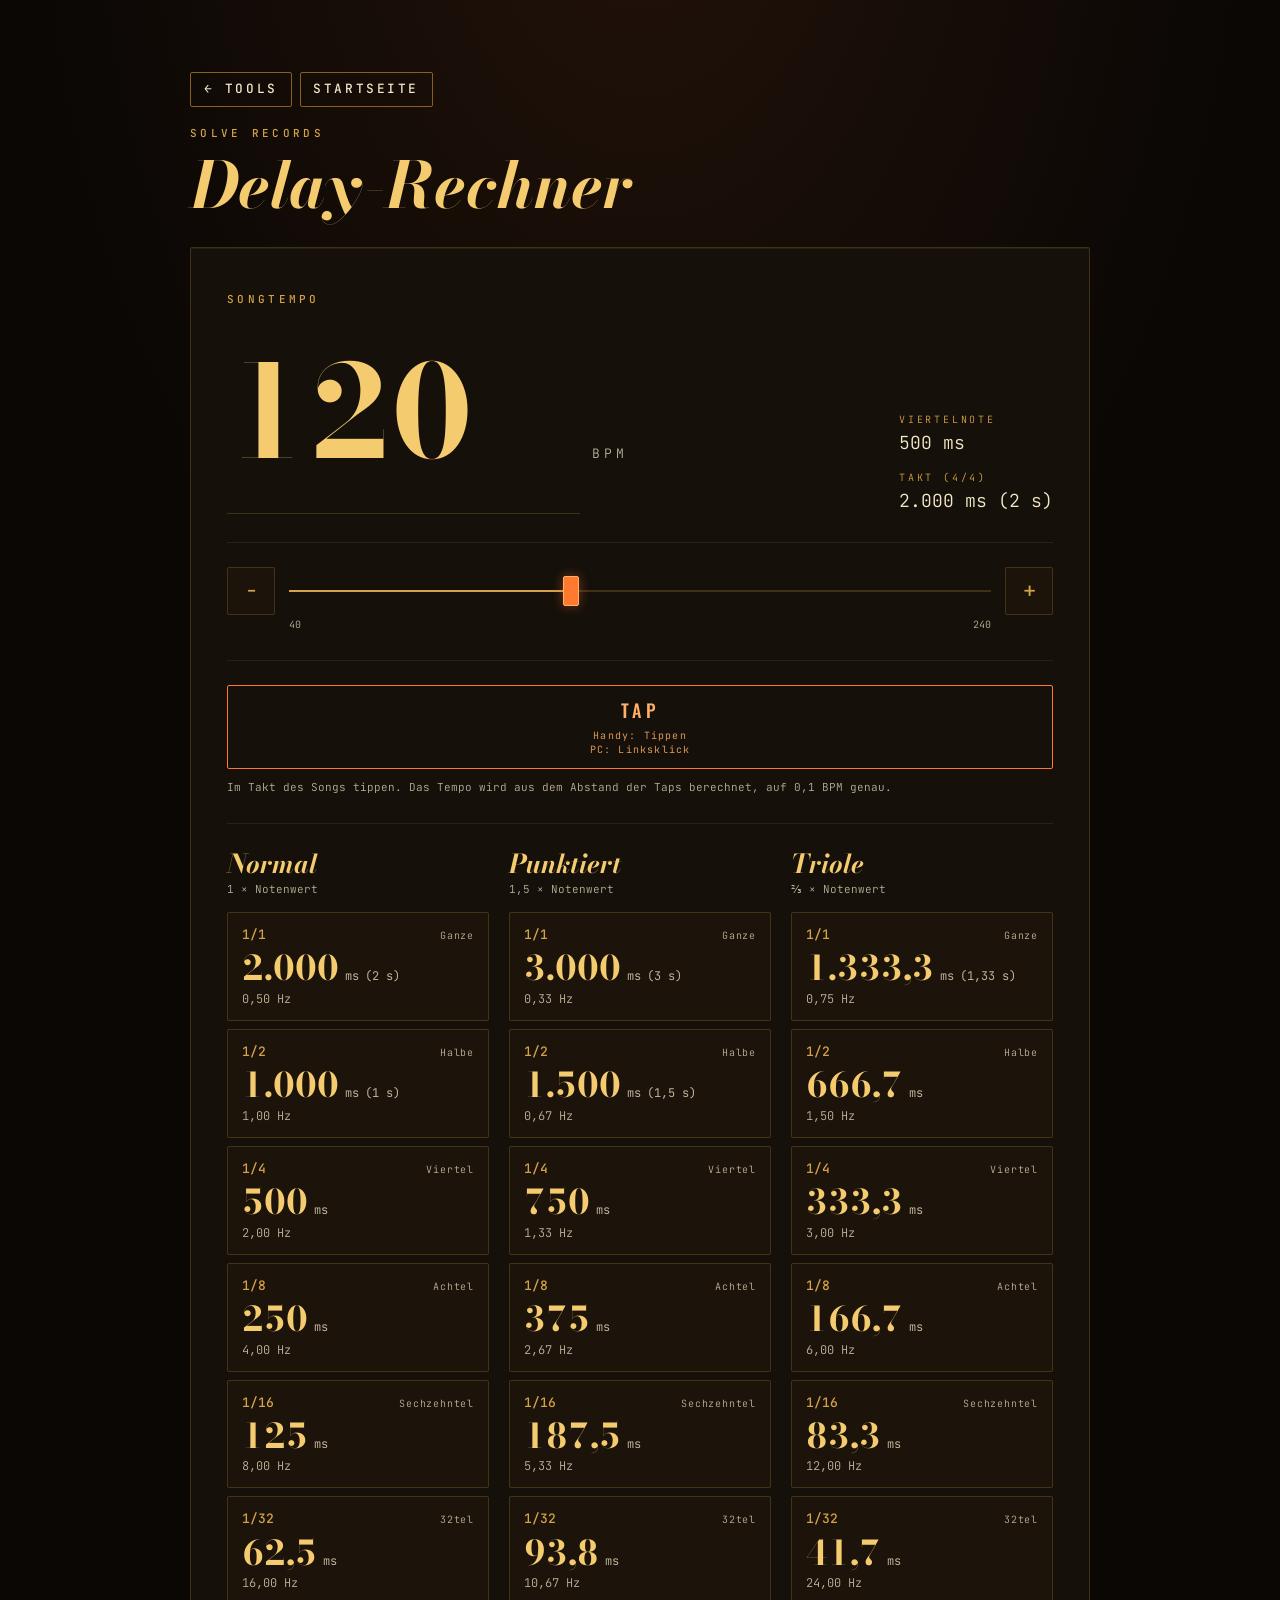
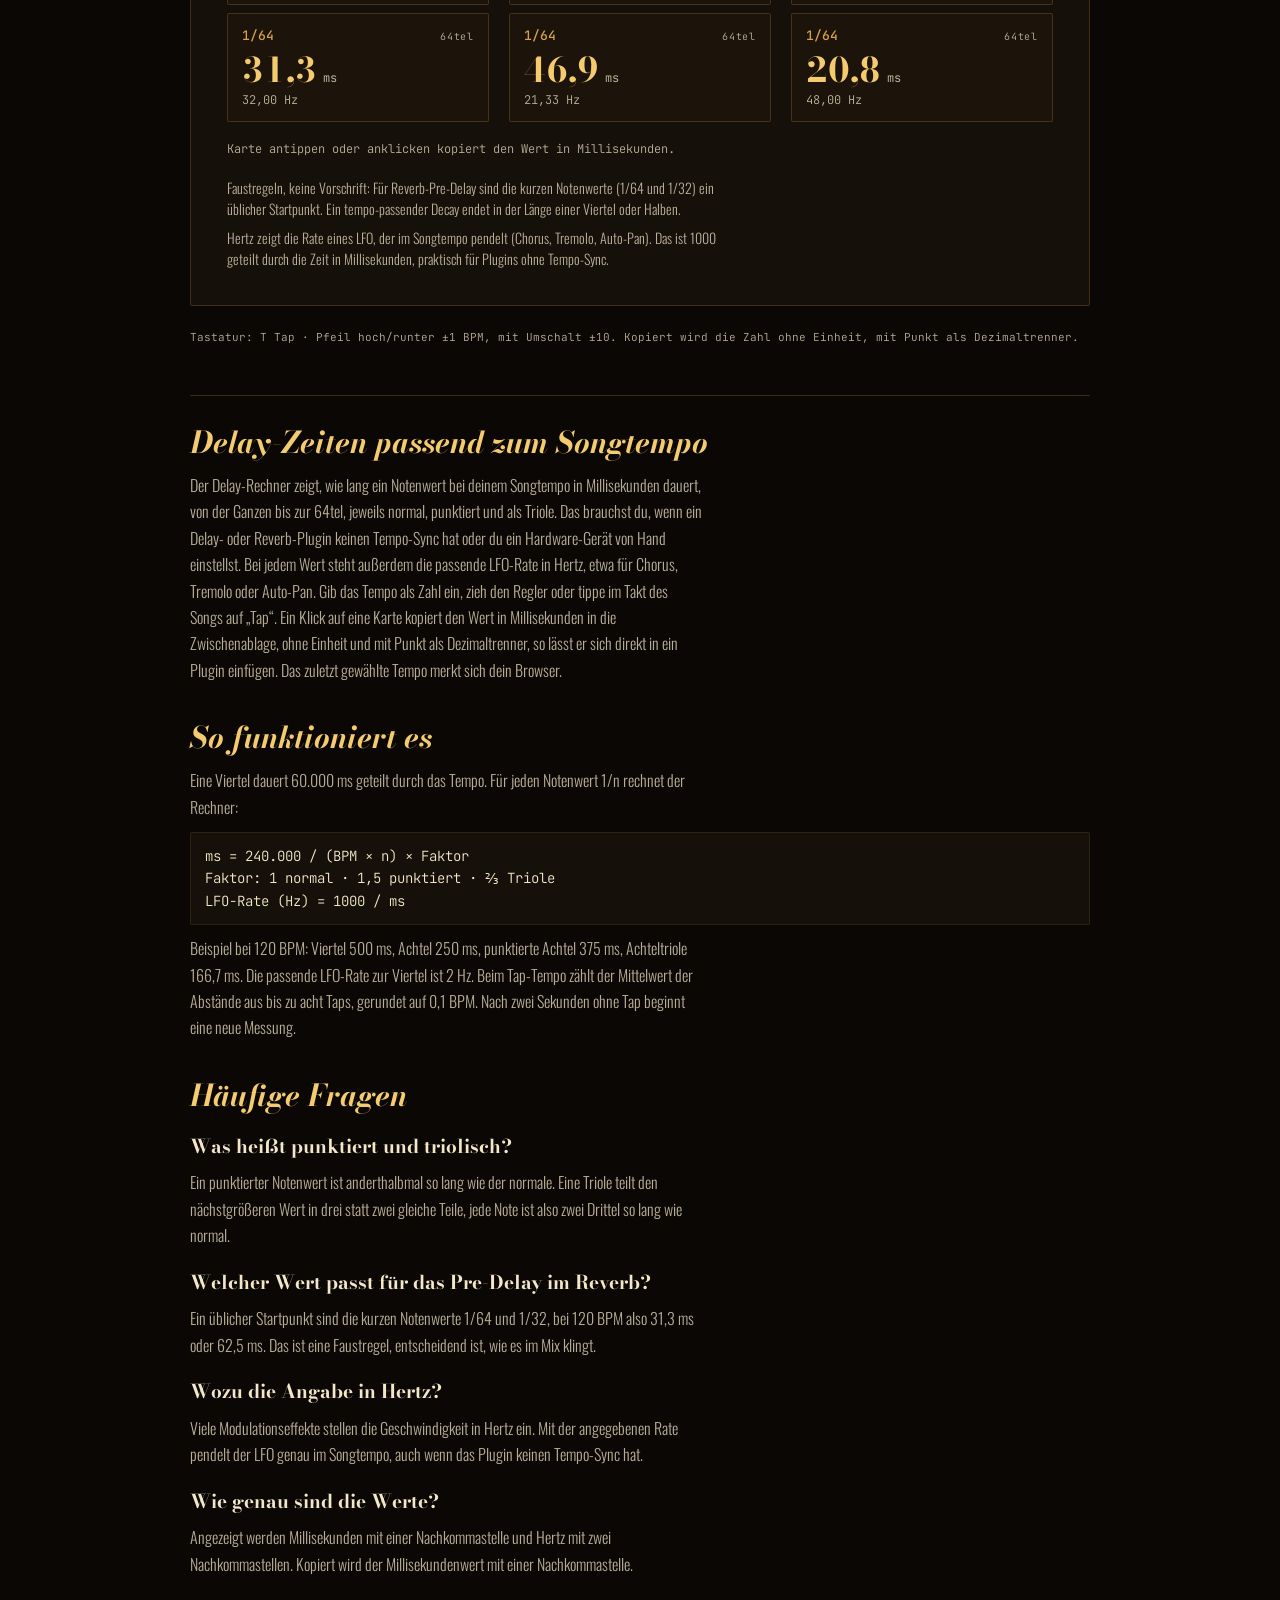
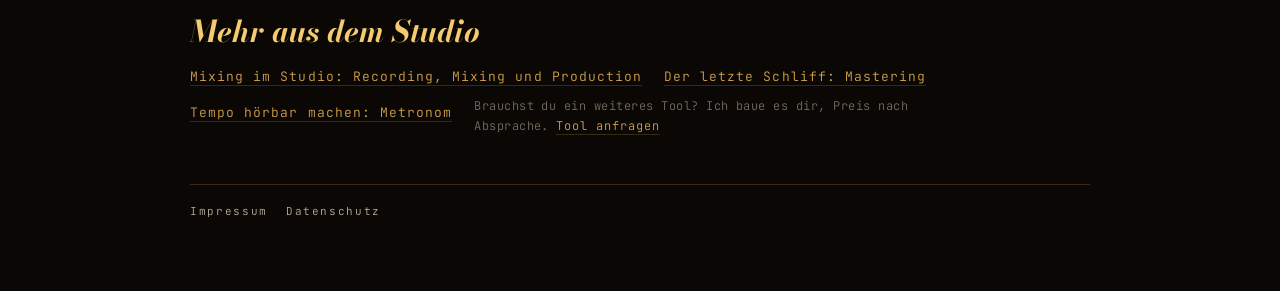
<file: tools/delay-rechner.html>
<!doctype html>
<html lang="de">
<head>
<meta charset="UTF-8">
<meta name="viewport" content="width=device-width, initial-scale=1.0">
<title>Delay-Rechner – BPM in Millisekunden | Solve Records</title>
<meta name="description" content="Delay-Zeiten in Millisekunden und LFO-Raten in Hertz zum Songtempo, normal, punktiert und triolisch, mit Tap-Tempo. Läuft direkt im Browser.">
<link rel="canonical" href="https://solverecords.de/tools/delay-rechner.html">

<!-- Open Graph / Social -->
<meta property="og:title" content="Delay-Rechner – BPM in Millisekunden | Solve Records">
<meta property="og:description" content="Delay-Zeiten in Millisekunden und LFO-Raten in Hertz zum Songtempo, normal, punktiert und triolisch, mit Tap-Tempo. Läuft direkt im Browser.">
<meta property="og:type" content="website">
<meta property="og:url" content="https://solverecords.de/tools/delay-rechner.html">
<meta property="og:image" content="https://solverecords.de/assets/og/og-delay-rechner.png">
<meta property="og:image:width" content="1200">
<meta property="og:image:height" content="630">
<meta property="og:locale" content="de_DE">
<meta property="og:site_name" content="Solve Records">
<meta name="twitter:card" content="summary_large_image">

<link rel="preconnect" href="https://fonts.googleapis.com">
<link rel="preconnect" href="https://fonts.gstatic.com" crossorigin>
<link rel="stylesheet" href="https://fonts.googleapis.com/css2?family=Bodoni+Moda:ital,opsz,wght@0,6..96,400..900;1,6..96,400..900&family=JetBrains+Mono:wght@400;500&family=Oswald:wght@300;400;500;600&display=swap">
<link rel="stylesheet" href="../subnav.css">
<link rel="stylesheet" href="tool-info.css">
<style>
  /* Layout: Tempo oben (Zahl, Regler, Tap), darunter drei Spalten Normal, Punktiert, Triole.
     Jede Zeile ist ein Notenwert, jede Karte zeigt groß die Millisekunden und klein die Hertz
     für LFO-Raten. Ein Klick auf die Karte kopiert den Wert.
     Farben, Schriften und Radius sind die Variablen aus styles.css der Studio-Seite. */
  :root {
    --bg: #0a0705;
    --bg-2: #15100a;
    --bg-3: #1c130a;
    --brass: #d4a24a;
    --brass-bright: #f4cc6f;
    --brass-deep: #8a5e1f;
    --brass-glow: #ffb347;
    --tube: #ff7a2e;
    --tube-glow: #ffb066;
    --cream: #f3e7c8;
    --cream-soft: rgba(243, 231, 200, 0.75);
    --cream-mute: rgba(243, 231, 200, 0.45);
    --line: rgba(212, 162, 74, 0.22);
    --line-soft: rgba(212, 162, 74, 0.12);
    --font-display: 'Bodoni Moda', 'Didot', 'Bodoni 72', serif;
    --font-sans: 'Oswald', 'Helvetica Neue', sans-serif;
    --font-mono: 'JetBrains Mono', 'Courier New', monospace;
    --radius: 2px;
    --pct: 50%;
    color-scheme: dark;
  }

  * { box-sizing: border-box; }

  body {
    background-color: var(--bg);
    background-image: radial-gradient(ellipse 70% 40% at 50% -5%, rgba(255, 122, 46, 0.10), transparent 70%);
    background-repeat: no-repeat;
    color: var(--cream);
    font-family: var(--font-sans);
    font-weight: 300;
    line-height: 1.5;
    padding-block: clamp(28px, 6vw, 64px);
    padding-left: max(16px, env(safe-area-inset-left, 0px));
    padding-right: max(16px, env(safe-area-inset-right, 0px));
    min-height: 100vh;
  }

  .wrap { max-width: 900px; margin: 0 auto; }

  .eyebrow {
    font-family: var(--font-mono);
    font-size: 11px;
    font-weight: 500;
    letter-spacing: 0.3em;
    text-transform: uppercase;
    color: var(--brass);
    margin: 0;
  }

  h1 {
    font-family: var(--font-display);
    font-style: italic;
    font-weight: 700;
    font-size: clamp(40px, 9vw, 64px);
    line-height: 1.05;
    color: var(--brass-bright);
    margin: 10px 0 0;
    text-wrap: balance;
  }

  .panel {
    margin-top: 28px;
    background: var(--bg-2);
    border: 1px solid var(--line);
    border-radius: var(--radius);
    padding: clamp(20px, 4vw, 36px);
    box-shadow: inset 0 1px 0 rgba(244, 204, 111, 0.07);
  }

  .block { margin-top: 28px; padding-top: 24px; border-top: 1px solid var(--line-soft); }

  /* Tempo */
  .readout { display: flex; flex-wrap: wrap; align-items: flex-end; justify-content: space-between; gap: 16px 28px; }
  .bpm-line { display: flex; align-items: baseline; gap: 12px; margin-top: 6px; }
  .bpm-big {
    font-family: var(--font-display);
    font-weight: 700;
    font-size: clamp(76px, 22vw, 128px);
    line-height: 1;
    color: var(--brass-bright);
    background: transparent;
    border: 0;
    border-bottom: 1px solid var(--line);
    border-radius: 0;
    width: 4.2ch;
    padding: 0 0 4px;
    margin: 0;
    font-variant-numeric: lining-nums tabular-nums;
    -moz-appearance: textfield;
    appearance: textfield;
  }
  .bpm-big::-webkit-outer-spin-button, .bpm-big::-webkit-inner-spin-button { -webkit-appearance: none; margin: 0; }
  .bpm-big:focus-visible { outline: 2px solid var(--brass-glow); outline-offset: 6px; }
  .bpm-unit { font-family: var(--font-mono); font-size: 13px; letter-spacing: 0.3em; color: var(--cream-soft); }

  .meta { display: grid; gap: 14px; margin: 0; min-width: 0; }
  .meta dt { font-family: var(--font-mono); font-size: 10px; letter-spacing: 0.28em; text-transform: uppercase; color: var(--brass); }
  .meta dd { margin: 2px 0 0; font-family: var(--font-mono); font-size: 18px; color: var(--cream); font-variant-numeric: tabular-nums; }

  .adjust { display: grid; grid-template-columns: auto minmax(0, 1fr) auto; align-items: center; gap: 14px; }
  .step {
    width: 48px; height: 48px; background: var(--bg-3); color: var(--brass); border: 1px solid var(--line); border-radius: var(--radius);
    font-family: var(--font-mono); font-size: 22px; line-height: 1; cursor: pointer; touch-action: manipulation;
  }
  .step:hover { border-color: var(--brass); color: var(--brass-bright); }
  .step:active { background: rgba(212, 162, 74, 0.16); }

  input[type="range"] { -webkit-appearance: none; appearance: none; width: 100%; height: 32px; margin: 0; background: transparent; cursor: pointer; touch-action: pan-y; }
  input[type="range"]::-webkit-slider-runnable-track { height: 2px; background: linear-gradient(to right, var(--brass) var(--pct), var(--line) var(--pct)); }
  input[type="range"]::-webkit-slider-thumb {
    -webkit-appearance: none; appearance: none; width: 16px; height: 30px; margin-top: -14px;
    background: var(--tube); border: 1px solid var(--tube-glow); border-radius: var(--radius); box-shadow: 0 0 12px rgba(255, 122, 46, 0.4);
  }
  input[type="range"]::-moz-range-track { height: 2px; background: var(--line); }
  input[type="range"]::-moz-range-progress { height: 2px; background: var(--brass); }
  input[type="range"]::-moz-range-thumb { width: 14px; height: 28px; background: var(--tube); border: 1px solid var(--tube-glow); border-radius: var(--radius); }
  input[type="range"]:focus-visible { outline: 2px solid var(--brass-glow); outline-offset: 2px; }
  .step:focus-visible, .btn:focus-visible, .card:focus-visible { outline: 2px solid var(--brass-glow); outline-offset: 3px; }
  .scale { display: flex; justify-content: space-between; margin: 2px 62px 0; font-family: var(--font-mono); font-size: 10px; color: var(--cream-soft); }

  .btn {
    width: 100%; min-height: 84px; border-radius: var(--radius);
    font-family: var(--font-sans); font-weight: 500; font-size: 18px; letter-spacing: 0.24em; text-transform: uppercase;
    cursor: pointer;
    display: flex; flex-direction: column; align-items: center; justify-content: center; gap: 6px;
    touch-action: manipulation; -webkit-tap-highlight-color: transparent; user-select: none; -webkit-user-select: none;
    background: transparent; color: var(--tube-glow); border: 1px solid var(--tube);
    transition: background-color 120ms linear, color 120ms linear, border-color 120ms linear;
  }
  .btn small { font-family: var(--font-mono); font-size: 10px; font-weight: 400; letter-spacing: 0.12em; line-height: 1.4; text-align: center; padding-inline: 8px; opacity: 0.85; text-transform: none; }
  .btn:hover { background: rgba(255, 122, 46, 0.10); }
  .btn.hit { background: var(--tube); color: var(--bg); border-color: var(--tube-glow); box-shadow: 0 0 26px rgba(255, 122, 46, 0.5); }
  .tap-info { margin: 10px 0 0; font-family: var(--font-mono); font-size: 11px; color: var(--cream-soft); min-height: 1.5em; }

  /* Raster */
  .grid { display: grid; gap: 28px; grid-template-columns: minmax(0, 1fr); }
  .group h2 { margin: 0; font-family: var(--font-display); font-style: italic; font-weight: 700; font-size: 26px; line-height: 1.2; color: var(--brass-bright); }
  .group .sub { margin: 2px 0 14px; font-family: var(--font-mono); font-size: 11px; color: var(--cream-soft); }
  .cards { display: grid; gap: 8px; grid-template-columns: repeat(2, minmax(0, 1fr)); }

  .card {
    display: grid; grid-template-columns: auto 1fr; align-items: baseline; gap: 2px 8px;
    padding: 12px 14px 12px; text-align: left; min-width: 0;
    background: var(--bg-3); color: var(--cream); border: 1px solid var(--line); border-radius: var(--radius);
    cursor: pointer; touch-action: manipulation; -webkit-tap-highlight-color: transparent; font: inherit;
    transition: background-color 120ms linear, border-color 120ms linear;
  }
  .card:hover { border-color: var(--brass); }
  .card:active { background: rgba(212, 162, 74, 0.12); }
  .card .nv { font-family: var(--font-mono); font-size: 13px; font-weight: 500; color: var(--brass); }
  .card .nm { font-family: var(--font-mono); font-size: 10px; letter-spacing: 0.08em; color: var(--cream-soft); text-align: right; overflow-wrap: anywhere; }
  .card .ms {
    grid-column: 1 / -1; margin-top: 4px;
    font-family: var(--font-display); font-weight: 700; font-size: 34px; line-height: 1.1; color: var(--brass-bright);
    font-variant-numeric: lining-nums tabular-nums; overflow-wrap: anywhere;
  }
  .card .ms small { font-family: var(--font-mono); font-size: 12px; font-weight: 400; color: var(--cream-soft); margin-left: 6px; }
  .card .hz { grid-column: 1 / -1; font-family: var(--font-mono); font-size: 12px; color: var(--cream-soft); font-variant-numeric: tabular-nums; }
  .card.copied { background: rgba(255, 122, 46, 0.16); border-color: var(--tube); }

  .status { margin: 18px 0 0; font-family: var(--font-mono); font-size: 12px; color: var(--cream-soft); min-height: 1.6em; }
  .note { margin: 18px 0 0; font-size: 14px; color: var(--cream-soft); max-width: 70ch; }
  .note + .note { margin-top: 8px; }
  .foot { margin: 22px 0 0; font-family: var(--font-mono); font-size: 11px; line-height: 1.7; color: var(--cream-soft); }

  @media (min-width: 680px) {
    .grid { grid-template-columns: repeat(3, minmax(0, 1fr)); gap: 20px; }
    .cards { grid-template-columns: minmax(0, 1fr); }
  }
  @media (max-width: 460px) {
    .btn { font-size: 16px; letter-spacing: 0.18em; }
    .step { width: 44px; height: 44px; }
    .scale { margin-inline: 58px; }
    .card .ms { font-size: 30px; }
  }
  @media (prefers-reduced-motion: reduce) {
    .btn, .card { transition: none; }
  }


  /* Footer: Impressum / Datenschutz, klein in Mono, Hover/Fokus wie die Rücklinks */
  .legal { margin: 48px auto 0; padding-top: 18px; border-top: 1px solid var(--line); }
  .legal-links { display: flex; flex-wrap: wrap; gap: 6px 18px; font-family: var(--font-mono); font-size: 11px; letter-spacing: 0.15em; }
  .legal-links a { color: var(--cream-soft); text-decoration: none; }
  .legal-links a:hover, .legal-links a:focus-visible { color: var(--brass-bright); }
  .legal-links a:focus-visible { outline: 2px solid var(--brass-glow); outline-offset: 3px; }
</style>
<script type="application/ld+json">
{
  "@context": "https://schema.org",
  "@graph": [
    {
      "@type": "WebApplication",
      "name": "Delay-Rechner",
      "url": "https://solverecords.de/tools/delay-rechner.html",
      "description": "Delay-Zeiten in Millisekunden und LFO-Raten in Hertz zum Songtempo, normal, punktiert und triolisch, mit Tap-Tempo. Läuft direkt im Browser.",
      "applicationCategory": "MultimediaApplication",
      "operatingSystem": "Any",
      "browserRequirements": "Moderner Browser mit JavaScript und Web Audio",
      "isAccessibleForFree": true,
      "inLanguage": "de",
      "offers": {
        "@type": "Offer",
        "price": "0",
        "priceCurrency": "EUR"
      },
      "publisher": {
        "@type": "LocalBusiness",
        "@id": "https://solverecords.de/#studio",
        "name": "Solve Records",
        "url": "https://solverecords.de/"
      }
    },
    {
      "@type": "BreadcrumbList",
      "itemListElement": [
        {
          "@type": "ListItem",
          "position": 1,
          "name": "Startseite",
          "item": "https://solverecords.de/"
        },
        {
          "@type": "ListItem",
          "position": 2,
          "name": "Tools",
          "item": "https://solverecords.de/tools/"
        },
        {
          "@type": "ListItem",
          "position": 3,
          "name": "Delay-Rechner",
          "item": "https://solverecords.de/tools/delay-rechner.html"
        }
      ]
    }
  ]
}
</script>
</head>
<body>

<main class="wrap">
  <header>
    <nav class="subnav subnav--tight" aria-label="Zurück">
      <a href="./">← Tools</a>
      <a href="../">Startseite</a>
    </nav>
    <p class="eyebrow">Solve Records</p>
    <h1>Delay-Rechner</h1>
  </header>

  <section class="panel" aria-label="Delay-Rechner">
    <div class="readout">
      <div>
        <label class="eyebrow" for="bpmNum">Songtempo</label>
        <div class="bpm-line">
          <input id="bpmNum" class="bpm-big" type="number" inputmode="decimal" min="40" max="240" step="0.1" value="120">
          <span class="bpm-unit">BPM</span>
        </div>
      </div>
      <dl class="meta">
        <div><dt>Viertelnote</dt><dd id="qMs">500 ms</dd></div>
        <div><dt>Takt (4/4)</dt><dd id="barMs">2.000 ms</dd></div>
      </dl>
    </div>

    <div class="block">
      <div class="adjust">
        <button class="step" id="minus" type="button" aria-label="Tempo um 1 verringern">−</button>
        <input id="bpmRange" type="range" min="40" max="240" step="0.1" value="120" aria-label="Tempo in BPM">
        <button class="step" id="plus" type="button" aria-label="Tempo um 1 erhöhen">+</button>
      </div>
      <div class="scale" aria-hidden="true"><span>40</span><span>240</span></div>
    </div>

    <div class="block">
      <button class="btn" id="tap" type="button">Tap<small>Handy: Tippen<br>PC: Linksklick</small></button>
      <p class="tap-info" id="tapInfo" aria-live="polite">Im Takt des Songs tippen. Das Tempo wird aus dem Abstand der Taps berechnet, auf 0,1 BPM genau.</p>
    </div>

    <div class="block">
      <div class="grid" id="grid"></div>
      <p class="status" id="status" aria-live="polite">Karte antippen oder anklicken kopiert den Wert in Millisekunden.</p>
      <p class="note">Faustregeln, keine Vorschrift: Für Reverb-Pre-Delay sind die kurzen Notenwerte (1/64 und 1/32) ein üblicher Startpunkt. Ein tempo-passender Decay endet in der Länge einer Viertel oder Halben.</p>
      <p class="note">Hertz zeigt die Rate eines LFO, der im Songtempo pendelt (Chorus, Tremolo, Auto-Pan). Das ist 1000 geteilt durch die Zeit in Millisekunden, praktisch für Plugins ohne Tempo-Sync.</p>
    </div>
  </section>

  <p class="foot">Tastatur: T Tap · Pfeil hoch/runter ±1 BPM, mit Umschalt ±10. Kopiert wird die Zahl ohne Einheit, mit Punkt als Dezimaltrenner.</p>

  <div class="tool-info">
    <section aria-labelledby="info-was">
      <h2 id="info-was">Delay-Zeiten passend zum Songtempo</h2>
      <p>Der Delay-Rechner zeigt, wie lang ein Notenwert bei deinem Songtempo in Millisekunden dauert, von der Ganzen bis zur 64tel, jeweils normal, punktiert und als Triole. Das brauchst du, wenn ein Delay- oder Reverb-Plugin keinen Tempo-Sync hat oder du ein Hardware-Gerät von Hand einstellst. Bei jedem Wert steht außerdem die passende LFO-Rate in Hertz, etwa für Chorus, Tremolo oder Auto-Pan. Gib das Tempo als Zahl ein, zieh den Regler oder tippe im Takt des Songs auf „Tap“. Ein Klick auf eine Karte kopiert den Wert in Millisekunden in die Zwischenablage, ohne Einheit und mit Punkt als Dezimaltrenner, so lässt er sich direkt in ein Plugin einfügen. Das zuletzt gewählte Tempo merkt sich dein Browser.</p>
    </section>

    <section aria-labelledby="info-wie">
      <h2 id="info-wie">So funktioniert es</h2>
      <p>Eine Viertel dauert 60.000 ms geteilt durch das Tempo. Für jeden Notenwert 1/n rechnet der Rechner:</p>
      <code class="formula">ms = 240.000 / (BPM × n) × Faktor<br>Faktor: 1 normal · 1,5 punktiert · ⅔ Triole<br>LFO-Rate (Hz) = 1000 / ms</code>
      <p>Beispiel bei 120 BPM: Viertel 500 ms, Achtel 250 ms, punktierte Achtel 375 ms, Achteltriole 166,7 ms. Die passende LFO-Rate zur Viertel ist 2 Hz. Beim Tap-Tempo zählt der Mittelwert der Abstände aus bis zu acht Taps, gerundet auf 0,1 BPM. Nach zwei Sekunden ohne Tap beginnt eine neue Messung.</p>
    </section>

    <section aria-labelledby="info-faq">
      <h2 id="info-faq">Häufige Fragen</h2>
      <h3>Was heißt punktiert und triolisch?</h3>
      <p>Ein punktierter Notenwert ist anderthalbmal so lang wie der normale. Eine Triole teilt den nächstgrößeren Wert in drei statt zwei gleiche Teile, jede Note ist also zwei Drittel so lang wie normal.</p>
      <h3>Welcher Wert passt für das Pre-Delay im Reverb?</h3>
      <p>Ein üblicher Startpunkt sind die kurzen Notenwerte 1/64 und 1/32, bei 120 BPM also 31,3 ms oder 62,5 ms. Das ist eine Faustregel, entscheidend ist, wie es im Mix klingt.</p>
      <h3>Wozu die Angabe in Hertz?</h3>
      <p>Viele Modulationseffekte stellen die Geschwindigkeit in Hertz ein. Mit der angegebenen Rate pendelt der LFO genau im Songtempo, auch wenn das Plugin keinen Tempo-Sync hat.</p>
      <h3>Wie genau sind die Werte?</h3>
      <p>Angezeigt werden Millisekunden mit einer Nachkommastelle und Hertz mit zwei Nachkommastellen. Kopiert wird der Millisekundenwert mit einer Nachkommastelle.</p>
    </section>

    <section class="tool-more" aria-labelledby="info-mehr">
      <h2 id="info-mehr">Mehr aus dem Studio</h2>
      <ul>
        <li><a href="../services/recording-mixing-production/">Mixing im Studio: Recording, Mixing und Production</a></li>
        <li><a href="../services/mastering/">Der letzte Schliff: Mastering</a></li>
        <li><a href="metronom.html">Tempo hörbar machen: Metronom</a></li>
        <li class="tool-req">Brauchst du ein weiteres Tool? Ich baue es dir, Preis nach Absprache. <a href="../#kontakt">Tool anfragen</a></li>
      </ul>
    </section>
  </div>
</main>

<footer class="wrap legal">
  <nav class="legal-links" aria-label="Rechtliches">
    <a href="../impressum/">Impressum</a>
    <a href="../datenschutz/">Datenschutz</a>
  </nav>
</footer>

<script>
(function () {
  'use strict';

  var MIN = 40, MAX = 240;
  var TAP_RESET_MS = 2000, TAP_MAX = 8;

  var NOTES = [
    { n: 1,  name: 'Ganze' },
    { n: 2,  name: 'Halbe' },
    { n: 4,  name: 'Viertel' },
    { n: 8,  name: 'Achtel' },
    { n: 16, name: 'Sechzehntel' },
    { n: 32, name: '32tel' },
    { n: 64, name: '64tel' }
  ];
  var GROUPS = [
    { id: 'n', title: 'Normal',    sub: '1 × Notenwert',   factor: 1 },
    { id: 'd', title: 'Punktiert', sub: '1,5 × Notenwert', factor: 1.5 },
    { id: 't', title: 'Triole',    sub: '⅔ × Notenwert',   factor: 2 / 3 }
  ];

  // Zeit eines Notenwerts n (1/n) in Millisekunden bei gegebenem Tempo
  function delayMs(bpm, n, factor) { return 240000 / (bpm * n) * factor; }

  var $ = function (id) { return document.getElementById(id); };
  var numEl = $('bpmNum'), rangeEl = $('bpmRange'), gridEl = $('grid');
  var qMs = $('qMs'), barMs = $('barMs'), statusEl = $('status');
  var tapBtn = $('tap'), tapInfo = $('tapInfo');

  var bpm = 120;
  var KEY = 'solve-records-delay-rechner';
  try {
    var saved = JSON.parse(localStorage.getItem(KEY) || 'null');
    if (saved && typeof saved.bpm === 'number') bpm = Math.min(MAX, Math.max(MIN, Math.round(saved.bpm * 10) / 10));
  } catch (e) {}
  function save() { try { localStorage.setItem(KEY, JSON.stringify({ bpm: bpm })); } catch (e) {} }

  var fmtMs = new Intl.NumberFormat('de-DE', { minimumFractionDigits: 0, maximumFractionDigits: 1 });
  var fmtHz = new Intl.NumberFormat('de-DE', { minimumFractionDigits: 2, maximumFractionDigits: 2 });
  var fmtSec = new Intl.NumberFormat('de-DE', { minimumFractionDigits: 0, maximumFractionDigits: 2 });
  // ab 1000 ms zusätzlich in Sekunden, zum Beispiel "2.000 ms (2 s)"
  function withSec(ms) {
    return fmtMs.format(ms) + ' ms' + (ms >= 1000 ? ' (' + fmtSec.format(ms / 1000) + ' s)' : '');
  }

  // Raster bauen: eine Spalte je Gruppe, eine Karte je Notenwert
  var cards = [];
  GROUPS.forEach(function (g) {
    var col = document.createElement('section');
    col.className = 'group';
    col.setAttribute('aria-label', g.title);
    col.innerHTML = '<h2>' + g.title + '</h2><p class="sub">' + g.sub + '</p><div class="cards"></div>';
    var wrap = col.querySelector('.cards');
    NOTES.forEach(function (nt) {
      var b = document.createElement('button');
      b.type = 'button';
      b.className = 'card';
      b.innerHTML = '<span class="nv">1/' + nt.n + '</span><span class="nm">' + nt.name + '</span>' +
                    '<span class="ms"><span class="msv"></span><small>ms</small><small class="sec"></small></span>' +
                    '<span class="hz"></span>';
      b.addEventListener('click', function () { copy(b); });
      wrap.appendChild(b);
      cards.push({ el: b, n: nt.n, g: g, name: nt.name, msv: b.querySelector('.msv'), sec: b.querySelector('.sec'), hz: b.querySelector('.hz') });
    });
    gridEl.appendChild(col);
  });

  function render() {
    qMs.textContent = withSec(delayMs(bpm, 4, 1));
    barMs.textContent = withSec(delayMs(bpm, 1, 1));
    cards.forEach(function (c) {
      var ms = delayMs(bpm, c.n, c.g.factor);
      c.ms = ms;
      c.msv.textContent = fmtMs.format(ms);
      c.sec.textContent = ms >= 1000 ? '(' + fmtSec.format(ms / 1000) + ' s)' : '';
      c.hz.textContent = fmtHz.format(1000 / ms) + ' Hz';
      c.el.setAttribute('aria-label', c.name + ' ' + c.g.title.toLowerCase() + ', ' + fmtMs.format(ms) +
                        ' Millisekunden, ' + fmtHz.format(1000 / ms) + ' Hertz. Wert kopieren.');
    });
  }

  function setBpm(v, skipInput) {
    if (isNaN(v)) return;
    bpm = Math.min(MAX, Math.max(MIN, Math.round(v * 10) / 10));
    if (!skipInput) numEl.value = bpm;
    rangeEl.value = bpm;
    rangeEl.style.setProperty('--pct', ((bpm - MIN) / (MAX - MIN) * 100) + '%');
    render();
    save();
  }

  // Kopieren
  var copyTimer = null;
  function copy(btn) {
    var c = cards.filter(function (x) { return x.el === btn; })[0];
    var text = String(Math.round(c.ms * 10) / 10);
    var label = c.name + ' ' + c.g.title.toLowerCase() + ': ' + fmtMs.format(Math.round(c.ms * 10) / 10) + ' ms';
    var done = function () {
      cards.forEach(function (x) { x.el.classList.remove('copied'); });
      btn.classList.add('copied');
      statusEl.textContent = 'Kopiert: ' + text + ' (' + label + ')';
      clearTimeout(copyTimer);
      copyTimer = setTimeout(function () { btn.classList.remove('copied'); }, 900);
    };
    var fallback = function () {
      try {
        var ta = document.createElement('textarea');
        ta.value = text;
        ta.setAttribute('readonly', '');
        ta.style.position = 'fixed'; ta.style.opacity = '0';
        document.body.appendChild(ta);
        ta.select();
        var ok = document.execCommand('copy');
        document.body.removeChild(ta);
        if (ok) { done(); return; }
      } catch (e) {}
      statusEl.textContent = 'Kopieren ist hier nicht möglich. Wert: ' + text + ' (' + label + ')';
    };
    if (navigator.clipboard && navigator.clipboard.writeText) {
      navigator.clipboard.writeText(text).then(done, fallback);
    } else {
      fallback();
    }
  }

  // Tap-Tempo
  var taps = [], tapTimer = null, tapFlash = null;
  function doTap() {
    var now = performance.now();
    if (taps.length && now - taps[taps.length - 1] > TAP_RESET_MS) taps = [];
    taps.push(now);
    if (taps.length > TAP_MAX) taps.shift();
    if (taps.length >= 2) {
      var avg = (taps[taps.length - 1] - taps[0]) / (taps.length - 1);
      setBpm(60000 / avg);
      tapInfo.textContent = taps.length + ' Taps · Mittel ' + (60000 / avg).toFixed(1).replace('.', ',') + ' BPM, gesetzt auf ' + String(bpm).replace('.', ',');
    } else {
      tapInfo.textContent = '1 Tap · noch einmal tippen.';
    }
    tapBtn.classList.add('hit');
    clearTimeout(tapFlash);
    tapFlash = setTimeout(function () { tapBtn.classList.remove('hit'); }, 90);
    clearTimeout(tapTimer);
    tapTimer = setTimeout(function () {
      taps = [];
      tapInfo.textContent = 'Bereit. Der nächste Tap startet eine neue Messung.';
    }, TAP_RESET_MS);
  }

  // Ereignisse
  numEl.addEventListener('input', function () {
    var v = parseFloat(numEl.value);
    if (!isNaN(v) && v >= MIN && v <= MAX) setBpm(v, true);
  });
  numEl.addEventListener('change', function () {
    var v = parseFloat(numEl.value);
    setBpm(isNaN(v) ? bpm : v);
  });
  numEl.addEventListener('keydown', function (e) { if (e.key === 'Enter') numEl.blur(); });
  rangeEl.addEventListener('input', function () { setBpm(parseFloat(rangeEl.value)); });
  $('minus').addEventListener('click', function () { setBpm(bpm - 1); });
  $('plus').addEventListener('click', function () { setBpm(bpm + 1); });

  // Tap reagiert auf pointerdown, das spart die Wartezeit des Klicks.
  tapBtn.addEventListener('pointerdown', function (e) { e.preventDefault(); doTap(); });
  tapBtn.addEventListener('click', function (e) { if (e.detail === 0) doTap(); });

  document.addEventListener('keydown', function (e) {
    if (e.target !== document.body || e.metaKey || e.ctrlKey || e.altKey) return;
    var step = e.shiftKey ? 10 : 1;
    if (e.key === 't' || e.key === 'T') { doTap(); }
    else if (e.key === 'ArrowUp') { e.preventDefault(); setBpm(bpm + step); }
    else if (e.key === 'ArrowDown') { e.preventDefault(); setBpm(bpm - step); }
  });

  setBpm(bpm);
})();
</script>
</body>
</html>
</file>
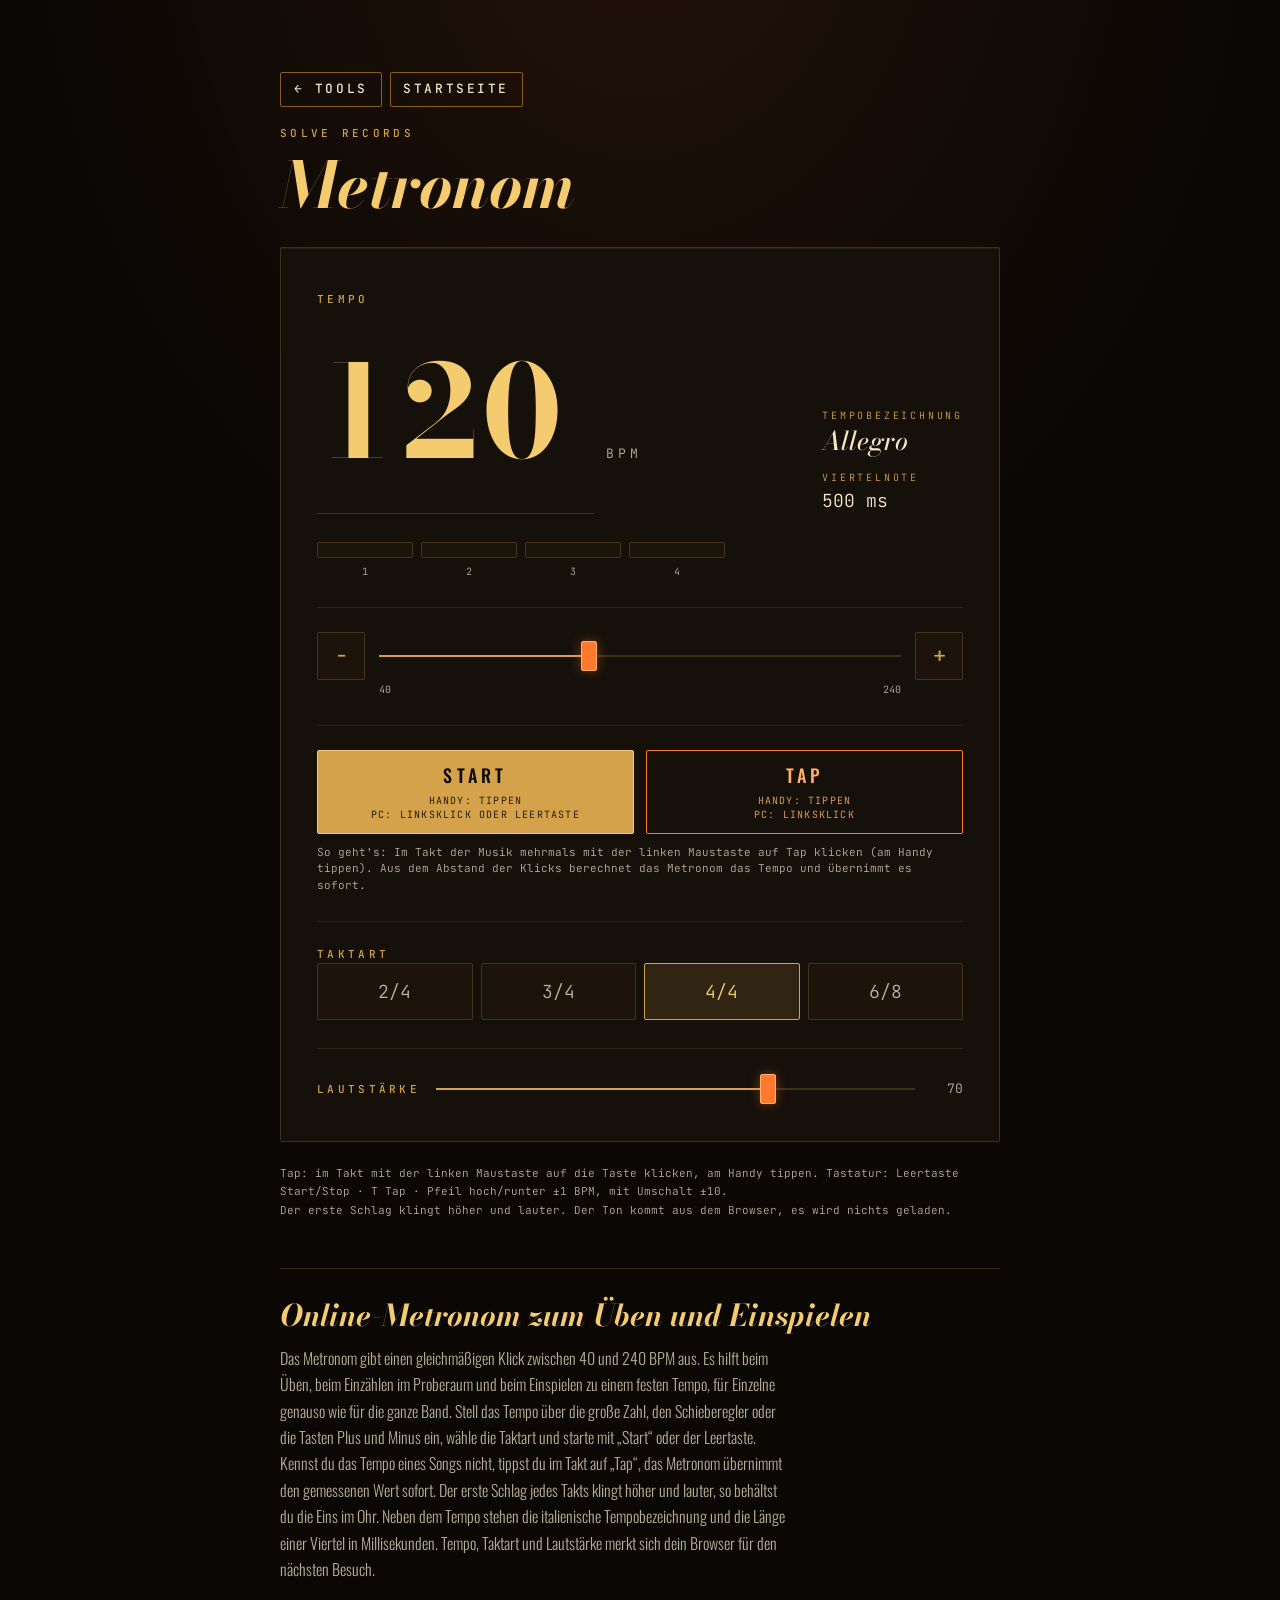
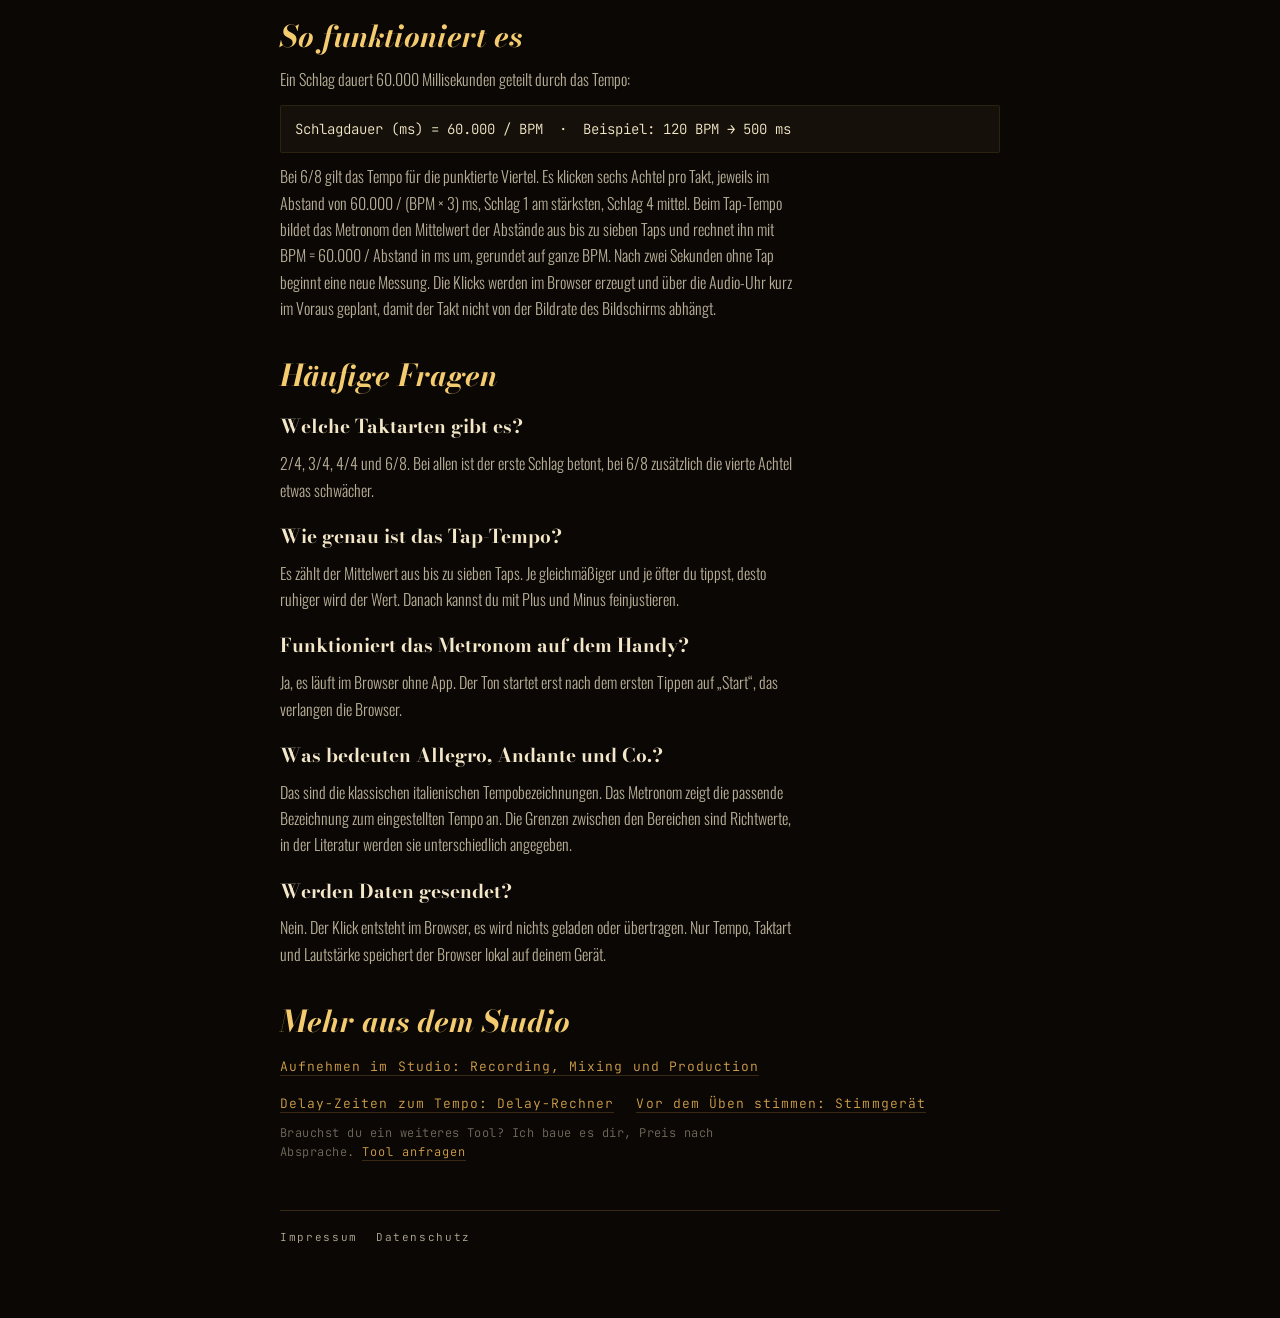
<file: tools/metronom.html>
<!doctype html>
<html lang="de">
<head>
<meta charset="UTF-8">
<meta name="viewport" content="width=device-width, initial-scale=1.0">
<title>Metronom – online mit Tap-Tempo | Solve Records</title>
<meta name="description" content="Kostenloses Online-Metronom von 40 bis 240 BPM mit Tap-Tempo und den Taktarten 2/4, 3/4, 4/4 und 6/8. Läuft direkt im Browser.">
<link rel="canonical" href="https://solverecords.de/tools/metronom.html">

<!-- Open Graph / Social -->
<meta property="og:title" content="Metronom – online mit Tap-Tempo | Solve Records">
<meta property="og:description" content="Kostenloses Online-Metronom von 40 bis 240 BPM mit Tap-Tempo und den Taktarten 2/4, 3/4, 4/4 und 6/8. Läuft direkt im Browser.">
<meta property="og:type" content="website">
<meta property="og:url" content="https://solverecords.de/tools/metronom.html">
<meta property="og:image" content="https://solverecords.de/assets/og/og-metronom.png">
<meta property="og:image:width" content="1200">
<meta property="og:image:height" content="630">
<meta property="og:locale" content="de_DE">
<meta property="og:site_name" content="Solve Records">
<meta name="twitter:card" content="summary_large_image">

<link rel="preconnect" href="https://fonts.googleapis.com">
<link rel="preconnect" href="https://fonts.gstatic.com" crossorigin>
<link rel="stylesheet" href="https://fonts.googleapis.com/css2?family=Bodoni+Moda:ital,opsz,wght@0,6..96,400..900;1,6..96,400..900&family=JetBrains+Mono:wght@400;500&family=Oswald:wght@300;400;500;600&display=swap">
<link rel="stylesheet" href="../subnav.css">
<link rel="stylesheet" href="tool-info.css">
<style>
  /* Layout: ein Instrumentenpaneel auf dunklem Grund. Tempo-Zahl groß in Messing,
     Schlaglampen in Röhren-Orange, Tap und Start als die zwei großen Bedienelemente.
     Farben, Schriften und Radius sind die Variablen aus styles.css der Studio-Seite. */
  :root {
    --bg: #0a0705;
    --bg-2: #15100a;
    --bg-3: #1c130a;
    --brass: #d4a24a;
    --brass-bright: #f4cc6f;
    --brass-deep: #8a5e1f;
    --brass-glow: #ffb347;
    --tube: #ff7a2e;
    --tube-glow: #ffb066;
    --cream: #f3e7c8;
    --cream-soft: rgba(243, 231, 200, 0.75);
    --cream-mute: rgba(243, 231, 200, 0.45);
    --line: rgba(212, 162, 74, 0.22);
    --line-soft: rgba(212, 162, 74, 0.12);
    --font-display: 'Bodoni Moda', 'Didot', 'Bodoni 72', serif;
    --font-sans: 'Oswald', 'Helvetica Neue', sans-serif;
    --font-mono: 'JetBrains Mono', 'Courier New', monospace;
    --radius: 2px;
    --pct: 50%;
    color-scheme: dark;
  }

  * { box-sizing: border-box; }

  body {
    background-color: var(--bg);
    background-image: radial-gradient(ellipse 70% 40% at 50% -5%, rgba(255, 122, 46, 0.10), transparent 70%);
    background-repeat: no-repeat;
    color: var(--cream);
    font-family: var(--font-sans);
    font-weight: 300;
    line-height: 1.5;
    padding-block: clamp(28px, 6vw, 64px);
    padding-left: max(16px, env(safe-area-inset-left, 0px));
    padding-right: max(16px, env(safe-area-inset-right, 0px));
    min-height: 100vh;
  }

  .wrap { max-width: 720px; margin: 0 auto; }

  .eyebrow {
    font-family: var(--font-mono);
    font-size: 11px;
    font-weight: 500;
    letter-spacing: 0.3em;
    text-transform: uppercase;
    color: var(--brass);
    margin: 0;
  }

  h1 {
    font-family: var(--font-display);
    font-style: italic;
    font-weight: 700;
    font-size: clamp(40px, 9vw, 64px);
    line-height: 1.05;
    color: var(--brass-bright);
    margin: 10px 0 0;
    text-wrap: balance;
  }

  .panel {
    margin-top: 28px;
    background: var(--bg-2);
    border: 1px solid var(--line);
    border-radius: var(--radius);
    padding: clamp(20px, 4vw, 36px);
    box-shadow: inset 0 1px 0 rgba(244, 204, 111, 0.07);
  }

  .block { margin-top: 28px; padding-top: 24px; border-top: 1px solid var(--line-soft); }

  /* Anzeige */
  .readout { display: flex; flex-wrap: wrap; align-items: flex-end; justify-content: space-between; gap: 16px 28px; }
  .bpm-line { display: flex; align-items: baseline; gap: 12px; margin-top: 6px; }

  .bpm-big {
    font-family: var(--font-display);
    font-weight: 700;
    font-size: clamp(76px, 22vw, 128px);
    line-height: 1;
    color: var(--brass-bright);
    background: transparent;
    border: 0;
    border-bottom: 1px solid var(--line);
    border-radius: 0;
    width: 3.3ch;
    padding: 0 0 4px;
    margin: 0;
    font-variant-numeric: lining-nums tabular-nums;
    -moz-appearance: textfield;
    appearance: textfield;
  }
  .bpm-big::-webkit-outer-spin-button,
  .bpm-big::-webkit-inner-spin-button { -webkit-appearance: none; margin: 0; }
  .bpm-big:focus-visible { outline: 2px solid var(--brass-glow); outline-offset: 6px; }

  .bpm-unit {
    font-family: var(--font-mono);
    font-size: 13px;
    letter-spacing: 0.3em;
    color: var(--cream-soft);
  }

  .meta { display: grid; gap: 14px; margin: 0; min-width: 0; }
  .meta dt { font-family: var(--font-mono); font-size: 10px; letter-spacing: 0.28em; text-transform: uppercase; color: var(--brass); }
  .meta dd { margin: 2px 0 0; }
  #term { font-family: var(--font-display); font-style: italic; font-weight: 500; font-size: 26px; line-height: 1.2; color: var(--cream); }
  #ms { font-family: var(--font-mono); font-size: 18px; color: var(--cream); font-variant-numeric: tabular-nums; }

  /* Schlaglampen */
  .lamps { display: flex; gap: 8px; margin-top: 28px; }
  .lamp { flex: 1 1 0; max-width: 96px; min-width: 0; display: flex; flex-direction: column; align-items: stretch; gap: 6px; }
  .lamp .bar {
    height: 16px;
    background: var(--bg-3);
    border: 1px solid var(--line);
    border-radius: var(--radius);
    transition: background-color 70ms linear, box-shadow 70ms linear, border-color 70ms linear;
  }
  .lamp .num { font-family: var(--font-mono); font-size: 10px; color: var(--cream-soft); text-align: center; }
  .lamp.on .bar { background: var(--tube); border-color: var(--tube-glow); box-shadow: 0 0 18px rgba(255, 122, 46, 0.55); }
  .lamp.on.l1 .bar { background: var(--tube-glow); }
  .lamp.on.l2 .bar { background: var(--brass-bright); border-color: var(--brass-bright); box-shadow: 0 0 22px rgba(244, 204, 111, 0.55); }

  /* Tempo einstellen */
  .adjust { display: grid; grid-template-columns: auto minmax(0, 1fr) auto; align-items: center; gap: 14px; }
  .step {
    width: 48px; height: 48px;
    background: var(--bg-3);
    color: var(--brass);
    border: 1px solid var(--line);
    border-radius: var(--radius);
    font-family: var(--font-mono);
    font-size: 22px;
    line-height: 1;
    cursor: pointer;
    touch-action: manipulation;
  }
  .step:hover { border-color: var(--brass); color: var(--brass-bright); }
  .step:active { background: rgba(212, 162, 74, 0.16); }

  input[type="range"] {
    -webkit-appearance: none; appearance: none;
    width: 100%; height: 32px; margin: 0;
    background: transparent;
    cursor: pointer;
    touch-action: pan-y;
  }
  input[type="range"]::-webkit-slider-runnable-track {
    height: 2px;
    background: linear-gradient(to right, var(--brass) var(--pct), var(--line) var(--pct));
  }
  input[type="range"]::-webkit-slider-thumb {
    -webkit-appearance: none; appearance: none;
    width: 16px; height: 30px; margin-top: -14px;
    background: var(--tube);
    border: 1px solid var(--tube-glow);
    border-radius: var(--radius);
    box-shadow: 0 0 12px rgba(255, 122, 46, 0.4);
  }
  input[type="range"]::-moz-range-track { height: 2px; background: var(--line); }
  input[type="range"]::-moz-range-progress { height: 2px; background: var(--brass); }
  input[type="range"]::-moz-range-thumb {
    width: 14px; height: 28px;
    background: var(--tube);
    border: 1px solid var(--tube-glow);
    border-radius: var(--radius);
  }
  input[type="range"]:focus-visible { outline: 2px solid var(--brass-glow); outline-offset: 2px; }
  .step:focus-visible, .btn:focus-visible { outline: 2px solid var(--brass-glow); outline-offset: 3px; }

  .scale { display: flex; justify-content: space-between; margin: 2px 62px 0; font-family: var(--font-mono); font-size: 10px; color: var(--cream-soft); }

  /* Start und Tap */
  .actions { display: grid; grid-template-columns: 1fr 1fr; gap: 12px; }
  .btn {
    min-height: 84px;
    border-radius: var(--radius);
    font-family: var(--font-sans);
    font-weight: 500;
    font-size: 18px;
    letter-spacing: 0.24em;
    text-transform: uppercase;
    cursor: pointer;
    display: flex; flex-direction: column; align-items: center; justify-content: center; gap: 6px;
    touch-action: manipulation;
    -webkit-tap-highlight-color: transparent;
    user-select: none; -webkit-user-select: none;
    transition: background-color 120ms linear, color 120ms linear, border-color 120ms linear;
  }
  .btn small { font-family: var(--font-mono); font-size: 10px; font-weight: 400; letter-spacing: 0.12em; line-height: 1.4; text-align: center; padding-inline: 8px; opacity: 0.85; }

  #start { background: var(--brass); color: var(--bg); border: 1px solid var(--brass-bright); }
  #start:hover { background: var(--brass-bright); }
  #start.running { background: transparent; color: var(--brass-bright); border-color: var(--brass); }
  #start.running:hover { background: rgba(212, 162, 74, 0.12); }

  #tap { background: transparent; color: var(--tube-glow); border: 1px solid var(--tube); }
  #tap:hover { background: rgba(255, 122, 46, 0.10); }
  #tap.hit { background: var(--tube); color: var(--bg); border-color: var(--tube-glow); box-shadow: 0 0 26px rgba(255, 122, 46, 0.5); }

  .tap-info { margin: 10px 0 0; font-family: var(--font-mono); font-size: 11px; color: var(--cream-soft); min-height: 1.5em; }

  /* Taktart */
  fieldset { border: 0; padding: 0; margin: 0; min-width: 0; }
  legend { padding: 0; margin-bottom: 12px; }
  .segs { display: flex; gap: 8px; }
  .seg { position: relative; flex: 1 1 0; min-width: 0; }
  .seg input { position: absolute; opacity: 0; inset: 0; width: 100%; height: 100%; margin: 0; cursor: pointer; }
  .seg span {
    display: block; text-align: center;
    padding: 14px 0;
    background: var(--bg-3);
    border: 1px solid var(--line);
    border-radius: var(--radius);
    font-family: var(--font-mono);
    font-size: 18px;
    color: var(--cream-soft);
  }
  .seg:hover span { border-color: var(--brass); }
  .seg input:checked + span { background: rgba(212, 162, 74, 0.14); border-color: var(--brass); color: var(--brass-bright); }
  .seg input:focus-visible + span { outline: 2px solid var(--brass-glow); outline-offset: 2px; }

  .note { margin: 12px 0 0; font-size: 14px; color: var(--cream-soft); max-width: 60ch; }

  .vol { display: flex; align-items: center; gap: 16px; }
  .vol label { flex: none; }
  .vol input { flex: 1 1 auto; min-width: 0; }
  #volTxt { flex: none; width: 4ch; text-align: right; font-family: var(--font-mono); font-size: 13px; color: var(--cream-soft); font-variant-numeric: tabular-nums; }

  .foot { margin: 22px 0 0; font-family: var(--font-mono); font-size: 11px; line-height: 1.7; color: var(--cream-soft); }

  @media (max-width: 460px) {
    .scale { margin-inline: 62px; }
    .btn { font-size: 16px; letter-spacing: 0.18em; }
    .step { width: 44px; height: 44px; }
    .scale { margin-inline: 58px; }
  }

  @media (prefers-reduced-motion: reduce) {
    .lamp .bar, .btn { transition: none; }
  }


  /* Footer: Impressum / Datenschutz, klein in Mono, Hover/Fokus wie die Rücklinks */
  .legal { margin: 48px auto 0; padding-top: 18px; border-top: 1px solid var(--line); }
  .legal-links { display: flex; flex-wrap: wrap; gap: 6px 18px; font-family: var(--font-mono); font-size: 11px; letter-spacing: 0.15em; }
  .legal-links a { color: var(--cream-soft); text-decoration: none; }
  .legal-links a:hover, .legal-links a:focus-visible { color: var(--brass-bright); }
  .legal-links a:focus-visible { outline: 2px solid var(--brass-glow); outline-offset: 3px; }
</style>
<script type="application/ld+json">
{
  "@context": "https://schema.org",
  "@graph": [
    {
      "@type": "WebApplication",
      "name": "Metronom",
      "url": "https://solverecords.de/tools/metronom.html",
      "description": "Kostenloses Online-Metronom von 40 bis 240 BPM mit Tap-Tempo und den Taktarten 2/4, 3/4, 4/4 und 6/8. Läuft direkt im Browser.",
      "applicationCategory": "MultimediaApplication",
      "operatingSystem": "Any",
      "browserRequirements": "Moderner Browser mit JavaScript und Web Audio",
      "isAccessibleForFree": true,
      "inLanguage": "de",
      "offers": {
        "@type": "Offer",
        "price": "0",
        "priceCurrency": "EUR"
      },
      "publisher": {
        "@type": "LocalBusiness",
        "@id": "https://solverecords.de/#studio",
        "name": "Solve Records",
        "url": "https://solverecords.de/"
      }
    },
    {
      "@type": "BreadcrumbList",
      "itemListElement": [
        {
          "@type": "ListItem",
          "position": 1,
          "name": "Startseite",
          "item": "https://solverecords.de/"
        },
        {
          "@type": "ListItem",
          "position": 2,
          "name": "Tools",
          "item": "https://solverecords.de/tools/"
        },
        {
          "@type": "ListItem",
          "position": 3,
          "name": "Metronom",
          "item": "https://solverecords.de/tools/metronom.html"
        }
      ]
    }
  ]
}
</script>
</head>
<body>

<main class="wrap">
  <header>
    <nav class="subnav subnav--tight" aria-label="Zurück">
      <a href="./">← Tools</a>
      <a href="../">Startseite</a>
    </nav>
    <p class="eyebrow">Solve Records</p>
    <h1>Metronom</h1>
  </header>

  <section class="panel" aria-label="Metronom">
    <div class="readout">
      <div>
        <label class="eyebrow" for="bpmNum">Tempo</label>
        <div class="bpm-line">
          <input id="bpmNum" class="bpm-big" type="number" inputmode="numeric" min="40" max="240" step="1" value="120">
          <span class="bpm-unit">BPM</span>
        </div>
      </div>
      <dl class="meta">
        <div><dt>Tempobezeichnung</dt><dd id="term">Allegro</dd></div>
        <div><dt id="msLabel">Viertelnote</dt><dd id="ms">500 ms</dd></div>
      </dl>
    </div>

    <div class="lamps" id="lamps" aria-hidden="true"></div>

    <div class="block">
      <div class="adjust">
        <button class="step" id="minus" type="button" aria-label="Tempo um 1 verringern">−</button>
        <input id="bpmRange" type="range" min="40" max="240" step="1" value="120" aria-label="Tempo in BPM">
        <button class="step" id="plus" type="button" aria-label="Tempo um 1 erhöhen">+</button>
      </div>
      <div class="scale" aria-hidden="true"><span>40</span><span>240</span></div>
    </div>

    <div class="block">
      <div class="actions">
        <button class="btn" id="start" type="button">Start<small>Handy: Tippen<br>PC: Linksklick oder Leertaste</small></button>
        <button class="btn" id="tap" type="button">Tap<small>Handy: Tippen<br>PC: Linksklick</small></button>
      </div>
      <p class="tap-info" id="tapInfo" aria-live="polite">So geht's: Im Takt der Musik mehrmals mit der linken Maustaste auf Tap klicken (am Handy tippen). Aus dem Abstand der Klicks berechnet das Metronom das Tempo und übernimmt es sofort.</p>
    </div>

    <div class="block">
      <fieldset>
        <legend class="eyebrow">Taktart</legend>
        <div class="segs">
          <label class="seg"><input type="radio" name="meter" value="2/4"><span>2/4</span></label>
          <label class="seg"><input type="radio" name="meter" value="3/4"><span>3/4</span></label>
          <label class="seg"><input type="radio" name="meter" value="4/4" checked><span>4/4</span></label>
          <label class="seg"><input type="radio" name="meter" value="6/8"><span>6/8</span></label>
        </div>
      </fieldset>
      <p class="note" id="meterNote" hidden>Bei 6/8 gilt das Tempo für die punktierte Viertel, also zwei Hauptschläge pro Takt. Es klicken sechs Achtel, Schlag 1 am stärksten, Schlag 4 mittel.</p>
    </div>

    <div class="block vol">
      <label class="eyebrow" for="vol">Lautstärke</label>
      <input id="vol" type="range" min="0" max="100" step="1" value="70">
      <span id="volTxt">70</span>
    </div>
  </section>

  <p class="foot">Tap: im Takt mit der linken Maustaste auf die Taste klicken, am Handy tippen. Tastatur: Leertaste Start/Stop · T Tap · Pfeil hoch/runter ±1 BPM, mit Umschalt ±10.<br>Der erste Schlag klingt höher und lauter. Der Ton kommt aus dem Browser, es wird nichts geladen.</p>

  <div class="tool-info">
    <section aria-labelledby="info-was">
      <h2 id="info-was">Online-Metronom zum Üben und Einspielen</h2>
      <p>Das Metronom gibt einen gleichmäßigen Klick zwischen 40 und 240 BPM aus. Es hilft beim Üben, beim Einzählen im Proberaum und beim Einspielen zu einem festen Tempo, für Einzelne genauso wie für die ganze Band. Stell das Tempo über die große Zahl, den Schieberegler oder die Tasten Plus und Minus ein, wähle die Taktart und starte mit „Start“ oder der Leertaste. Kennst du das Tempo eines Songs nicht, tippst du im Takt auf „Tap“, das Metronom übernimmt den gemessenen Wert sofort. Der erste Schlag jedes Takts klingt höher und lauter, so behältst du die Eins im Ohr. Neben dem Tempo stehen die italienische Tempobezeichnung und die Länge einer Viertel in Millisekunden. Tempo, Taktart und Lautstärke merkt sich dein Browser für den nächsten Besuch.</p>
    </section>

    <section aria-labelledby="info-wie">
      <h2 id="info-wie">So funktioniert es</h2>
      <p>Ein Schlag dauert 60.000 Millisekunden geteilt durch das Tempo:</p>
      <code class="formula">Schlagdauer (ms) = 60.000 / BPM &nbsp;·&nbsp; Beispiel: 120 BPM → 500 ms</code>
      <p>Bei 6/8 gilt das Tempo für die punktierte Viertel. Es klicken sechs Achtel pro Takt, jeweils im Abstand von 60.000 / (BPM × 3) ms, Schlag 1 am stärksten, Schlag 4 mittel. Beim Tap-Tempo bildet das Metronom den Mittelwert der Abstände aus bis zu sieben Taps und rechnet ihn mit BPM = 60.000 / Abstand in ms um, gerundet auf ganze BPM. Nach zwei Sekunden ohne Tap beginnt eine neue Messung. Die Klicks werden im Browser erzeugt und über die Audio-Uhr kurz im Voraus geplant, damit der Takt nicht von der Bildrate des Bildschirms abhängt.</p>
    </section>

    <section aria-labelledby="info-faq">
      <h2 id="info-faq">Häufige Fragen</h2>
      <h3>Welche Taktarten gibt es?</h3>
      <p>2/4, 3/4, 4/4 und 6/8. Bei allen ist der erste Schlag betont, bei 6/8 zusätzlich die vierte Achtel etwas schwächer.</p>
      <h3>Wie genau ist das Tap-Tempo?</h3>
      <p>Es zählt der Mittelwert aus bis zu sieben Taps. Je gleichmäßiger und je öfter du tippst, desto ruhiger wird der Wert. Danach kannst du mit Plus und Minus feinjustieren.</p>
      <h3>Funktioniert das Metronom auf dem Handy?</h3>
      <p>Ja, es läuft im Browser ohne App. Der Ton startet erst nach dem ersten Tippen auf „Start“, das verlangen die Browser.</p>
      <!-- PRÜFEN: Auf dem iPhone bleibt Web-Audio bei eingeschaltetem Stummschalter je nach iOS-Version stumm; ggf. Hinweis ergänzen -->
      <h3>Was bedeuten Allegro, Andante und Co.?</h3>
      <p>Das sind die klassischen italienischen Tempobezeichnungen. Das Metronom zeigt die passende Bezeichnung zum eingestellten Tempo an. Die Grenzen zwischen den Bereichen sind Richtwerte, in der Literatur werden sie unterschiedlich angegeben.</p>
      <h3>Werden Daten gesendet?</h3>
      <p>Nein. Der Klick entsteht im Browser, es wird nichts geladen oder übertragen. Nur Tempo, Taktart und Lautstärke speichert der Browser lokal auf deinem Gerät.</p>
    </section>

    <section class="tool-more" aria-labelledby="info-mehr">
      <h2 id="info-mehr">Mehr aus dem Studio</h2>
      <ul>
        <li><a href="../services/recording-mixing-production/">Aufnehmen im Studio: Recording, Mixing und Production</a></li>
        <li><a href="delay-rechner.html">Delay-Zeiten zum Tempo: Delay-Rechner</a></li>
        <li><a href="stimmgeraet.html">Vor dem Üben stimmen: Stimmgerät</a></li>
        <li class="tool-req">Brauchst du ein weiteres Tool? Ich baue es dir, Preis nach Absprache. <a href="../#kontakt">Tool anfragen</a></li>
      </ul>
    </section>
  </div>
</main>

<footer class="wrap legal">
  <nav class="legal-links" aria-label="Rechtliches">
    <a href="../impressum/">Impressum</a>
    <a href="../datenschutz/">Datenschutz</a>
  </nav>
</footer>

<script>
(function () {
  'use strict';

  var MIN = 40, MAX = 240;
  var AHEAD = 0.15;      // Sekunden, die der Scheduler im Voraus plant
  var TICK_MS = 25;      // Takt des Schedulers
  var TAP_RESET_MS = 2000;
  var TAP_MAX = 7;

  // levels: 2 = erster Schlag, 1 = mittlerer Schlag, 0 = normal
  var METERS = {
    '2/4': { n: 2, per: 1, levels: [2, 0] },
    '3/4': { n: 3, per: 1, levels: [2, 0, 0] },
    '4/4': { n: 4, per: 1, levels: [2, 0, 0, 0] },
    '6/8': { n: 6, per: 3, levels: [2, 0, 0, 1, 0, 0] }
  };
  var FREQ = [1000, 1250, 1650];
  var PEAK = [0.55, 0.78, 1.0];

  var $ = function (id) { return document.getElementById(id); };
  var numEl = $('bpmNum'), rangeEl = $('bpmRange'), volEl = $('vol'), volTxt = $('volTxt');
  var startBtn = $('start'), tapBtn = $('tap'), tapInfo = $('tapInfo');
  var lampsEl = $('lamps'), termEl = $('term'), msEl = $('ms'), msLabel = $('msLabel');
  var noteEl = $('meterNote');
  var radios = document.querySelectorAll('input[name="meter"]');

  var bpm = 120, meter = '4/4', vol = 70;
  var running = false;

  // Einstellungen merken, falls der Browser es zulässt
  var KEY = 'solve-records-metronom';
  try {
    var saved = JSON.parse(localStorage.getItem(KEY) || 'null');
    if (saved) {
      if (typeof saved.bpm === 'number') bpm = clamp(Math.round(saved.bpm));
      if (METERS[saved.meter]) meter = saved.meter;
      if (typeof saved.vol === 'number') vol = Math.min(100, Math.max(0, Math.round(saved.vol)));
    }
  } catch (e) {}
  function save() {
    try { localStorage.setItem(KEY, JSON.stringify({ bpm: bpm, meter: meter, vol: vol })); } catch (e) {}
  }

  function clamp(v) { return Math.min(MAX, Math.max(MIN, v)); }

  function tempoTerm(v) {
    if (v < 60) return 'Largo';
    if (v < 66) return 'Larghetto';
    if (v < 76) return 'Adagio';
    if (v < 108) return 'Andante';
    if (v < 120) return 'Moderato';
    if (v < 156) return 'Allegro';
    if (v < 176) return 'Vivace';
    if (v < 200) return 'Presto';
    return 'Prestissimo';
  }

  function fmtMs(v) {
    var ms = 60000 / v;
    var r = Math.round(ms * 10) / 10;
    return (r % 1 === 0 ? String(r) : r.toFixed(1)).replace('.', ',') + ' ms';
  }

  function renderTempo(skipInput) {
    if (!skipInput) numEl.value = bpm;
    rangeEl.value = bpm;
    rangeEl.style.setProperty('--pct', ((bpm - MIN) / (MAX - MIN) * 100) + '%');
    termEl.textContent = tempoTerm(bpm);
    msEl.textContent = fmtMs(bpm);
    msLabel.textContent = meter === '6/8' ? 'Punktierte Viertel' : 'Viertelnote';
  }

  function setBpm(v, skipInput) {
    if (isNaN(v)) return;
    bpm = clamp(Math.round(v));
    renderTempo(skipInput);
    save();
  }

  // Lampen
  var lampEls = [];
  function buildLamps() {
    var m = METERS[meter];
    lampsEl.innerHTML = '';
    lampEls = [];
    for (var i = 0; i < m.n; i++) {
      var d = document.createElement('div');
      d.className = 'lamp l' + m.levels[i];
      d.innerHTML = '<span class="bar"></span><span class="num">' + (i + 1) + '</span>';
      lampsEl.appendChild(d);
      lampEls.push(d);
    }
  }
  function light(idx) {
    for (var i = 0; i < lampEls.length; i++) lampEls[i].classList.toggle('on', i === idx);
  }

  // Audio
  var ctx = null, master = null;
  function ensureCtx() {
    if (!ctx) {
      var AC = window.AudioContext || window.webkitAudioContext;
      ctx = new AC();
      master = ctx.createGain();
      master.connect(ctx.destination);
    }
    master.gain.value = Math.pow(vol / 100, 2) * 0.9;
    if (ctx.state === 'suspended') ctx.resume();
  }
  function setVol(v) {
    vol = v;
    volTxt.textContent = v;
    volEl.style.setProperty('--pct', v + '%');
    if (master) master.gain.value = Math.pow(v / 100, 2) * 0.9;
    save();
  }

  function click(time, level) {
    var o = ctx.createOscillator(), g = ctx.createGain();
    o.type = 'triangle';
    o.frequency.setValueAtTime(FREQ[level], time);
    g.gain.setValueAtTime(0.0001, time);
    g.gain.exponentialRampToValueAtTime(PEAK[level], time + 0.002);
    g.gain.exponentialRampToValueAtTime(0.0001, time + 0.07);
    o.connect(g);
    g.connect(master);
    o.start(time);
    o.stop(time + 0.09);
  }

  // Scheduler: plant Klicks kurz voraus auf der Audio-Uhr, damit der Takt
  // nicht von der Bildrate oder vom Timer-Jitter abhängt.
  var nextTime = 0, beatIdx = 0, queue = [], worker = null, fallbackId = null, raf = 0;

  function schedule() {
    if (!running) return;
    var m = METERS[meter];
    while (nextTime < ctx.currentTime + AHEAD) {
      if (beatIdx >= m.n) beatIdx = 0;
      click(nextTime, m.levels[beatIdx]);
      queue.push({ t: nextTime, i: beatIdx });
      if (queue.length > 64) queue.shift();
      nextTime += 60 / (bpm * m.per);
      beatIdx = (beatIdx + 1) % m.n;
    }
  }

  function startTimer() {
    try {
      var src = 'var id;onmessage=function(e){clearInterval(id);if(e.data===1){id=setInterval(function(){postMessage(1)},' + TICK_MS + ')}}';
      var url = URL.createObjectURL(new Blob([src], { type: 'text/javascript' }));
      worker = new Worker(url);
      worker.onmessage = schedule;
      worker.postMessage(1);
    } catch (e) {
      worker = null;
      fallbackId = setInterval(schedule, TICK_MS);
    }
  }
  function stopTimer() {
    if (worker) { worker.postMessage(0); worker.terminate(); worker = null; }
    if (fallbackId) { clearInterval(fallbackId); fallbackId = null; }
  }

  function frame() {
    if (!running) return;
    var now = ctx.currentTime - (ctx.outputLatency || 0);
    var last = -1;
    while (queue.length && queue[0].t <= now) last = queue.shift().i;
    if (last >= 0) light(last);
    raf = requestAnimationFrame(frame);
  }

  function start() {
    ensureCtx();
    running = true;
    beatIdx = 0;
    queue = [];
    nextTime = ctx.currentTime + 0.06;
    schedule();
    startTimer();
    raf = requestAnimationFrame(frame);
    startBtn.classList.add('running');
    startBtn.firstChild.nodeValue = 'Stop';
  }
  function stop() {
    running = false;
    stopTimer();
    cancelAnimationFrame(raf);
    queue = [];
    light(-1);
    startBtn.classList.remove('running');
    startBtn.firstChild.nodeValue = 'Start';
  }
  function toggle() { running ? stop() : start(); }

  // Tap-Tempo
  var taps = [], tapTimer = null, tapFlash = null;
  function doTap() {
    var now = performance.now();
    if (taps.length && now - taps[taps.length - 1] > TAP_RESET_MS) taps = [];
    taps.push(now);
    if (taps.length > TAP_MAX) taps.shift();

    if (taps.length >= 2) {
      var avg = (taps[taps.length - 1] - taps[0]) / (taps.length - 1);
      setBpm(60000 / avg);
      tapInfo.textContent = taps.length + ' Taps · Mittel ' + (60000 / avg).toFixed(1).replace('.', ',') + ' BPM, gesetzt auf ' + bpm;
    } else {
      tapInfo.textContent = '1 Tap · noch einmal tippen.';
    }

    tapBtn.classList.add('hit');
    clearTimeout(tapFlash);
    tapFlash = setTimeout(function () { tapBtn.classList.remove('hit'); }, 90);

    clearTimeout(tapTimer);
    tapTimer = setTimeout(function () {
      taps = [];
      tapInfo.textContent = 'Bereit. Der nächste Tap startet eine neue Messung.';
    }, TAP_RESET_MS);
  }

  // Taktart
  function setMeter(key) {
    meter = key;
    for (var i = 0; i < radios.length; i++) radios[i].checked = radios[i].value === key;
    noteEl.hidden = key !== '6/8';
    buildLamps();
    beatIdx = 0;
    renderTempo(true);
    save();
  }

  // Ereignisse
  numEl.addEventListener('input', function () {
    var v = parseInt(numEl.value, 10);
    if (!isNaN(v) && v >= MIN && v <= MAX) setBpm(v, true);
  });
  numEl.addEventListener('change', function () {
    var v = parseInt(numEl.value, 10);
    setBpm(isNaN(v) ? bpm : v);
  });
  numEl.addEventListener('keydown', function (e) {
    if (e.key === 'Enter') numEl.blur();
  });
  rangeEl.addEventListener('input', function () { setBpm(parseInt(rangeEl.value, 10)); });
  $('minus').addEventListener('click', function () { setBpm(bpm - 1); });
  $('plus').addEventListener('click', function () { setBpm(bpm + 1); });
  volEl.addEventListener('input', function () { setVol(parseInt(volEl.value, 10)); });
  startBtn.addEventListener('click', toggle);

  // Tap reagiert auf pointerdown, das spart die Wartezeit des Klicks.
  tapBtn.addEventListener('pointerdown', function (e) { e.preventDefault(); doTap(); });
  tapBtn.addEventListener('click', function (e) { if (e.detail === 0) doTap(); });

  for (var r = 0; r < radios.length; r++) {
    radios[r].addEventListener('change', function (e) { if (e.target.checked) setMeter(e.target.value); });
  }

  document.addEventListener('keydown', function (e) {
    if (e.target !== document.body || e.metaKey || e.ctrlKey || e.altKey) return;
    var step = e.shiftKey ? 10 : 1;
    if (e.code === 'Space') { e.preventDefault(); toggle(); }
    else if (e.key === 't' || e.key === 'T') { doTap(); }
    else if (e.key === 'ArrowUp') { e.preventDefault(); setBpm(bpm + step); }
    else if (e.key === 'ArrowDown') { e.preventDefault(); setBpm(bpm - step); }
  });

  document.addEventListener('visibilitychange', function () {
    if (!document.hidden && running) { cancelAnimationFrame(raf); raf = requestAnimationFrame(frame); }
  });

  // Start
  volEl.value = vol;
  volTxt.textContent = vol;
  volEl.style.setProperty('--pct', vol + '%');
  setMeter(meter);
  setBpm(bpm);
})();
</script>
</body>
</html>
</file>
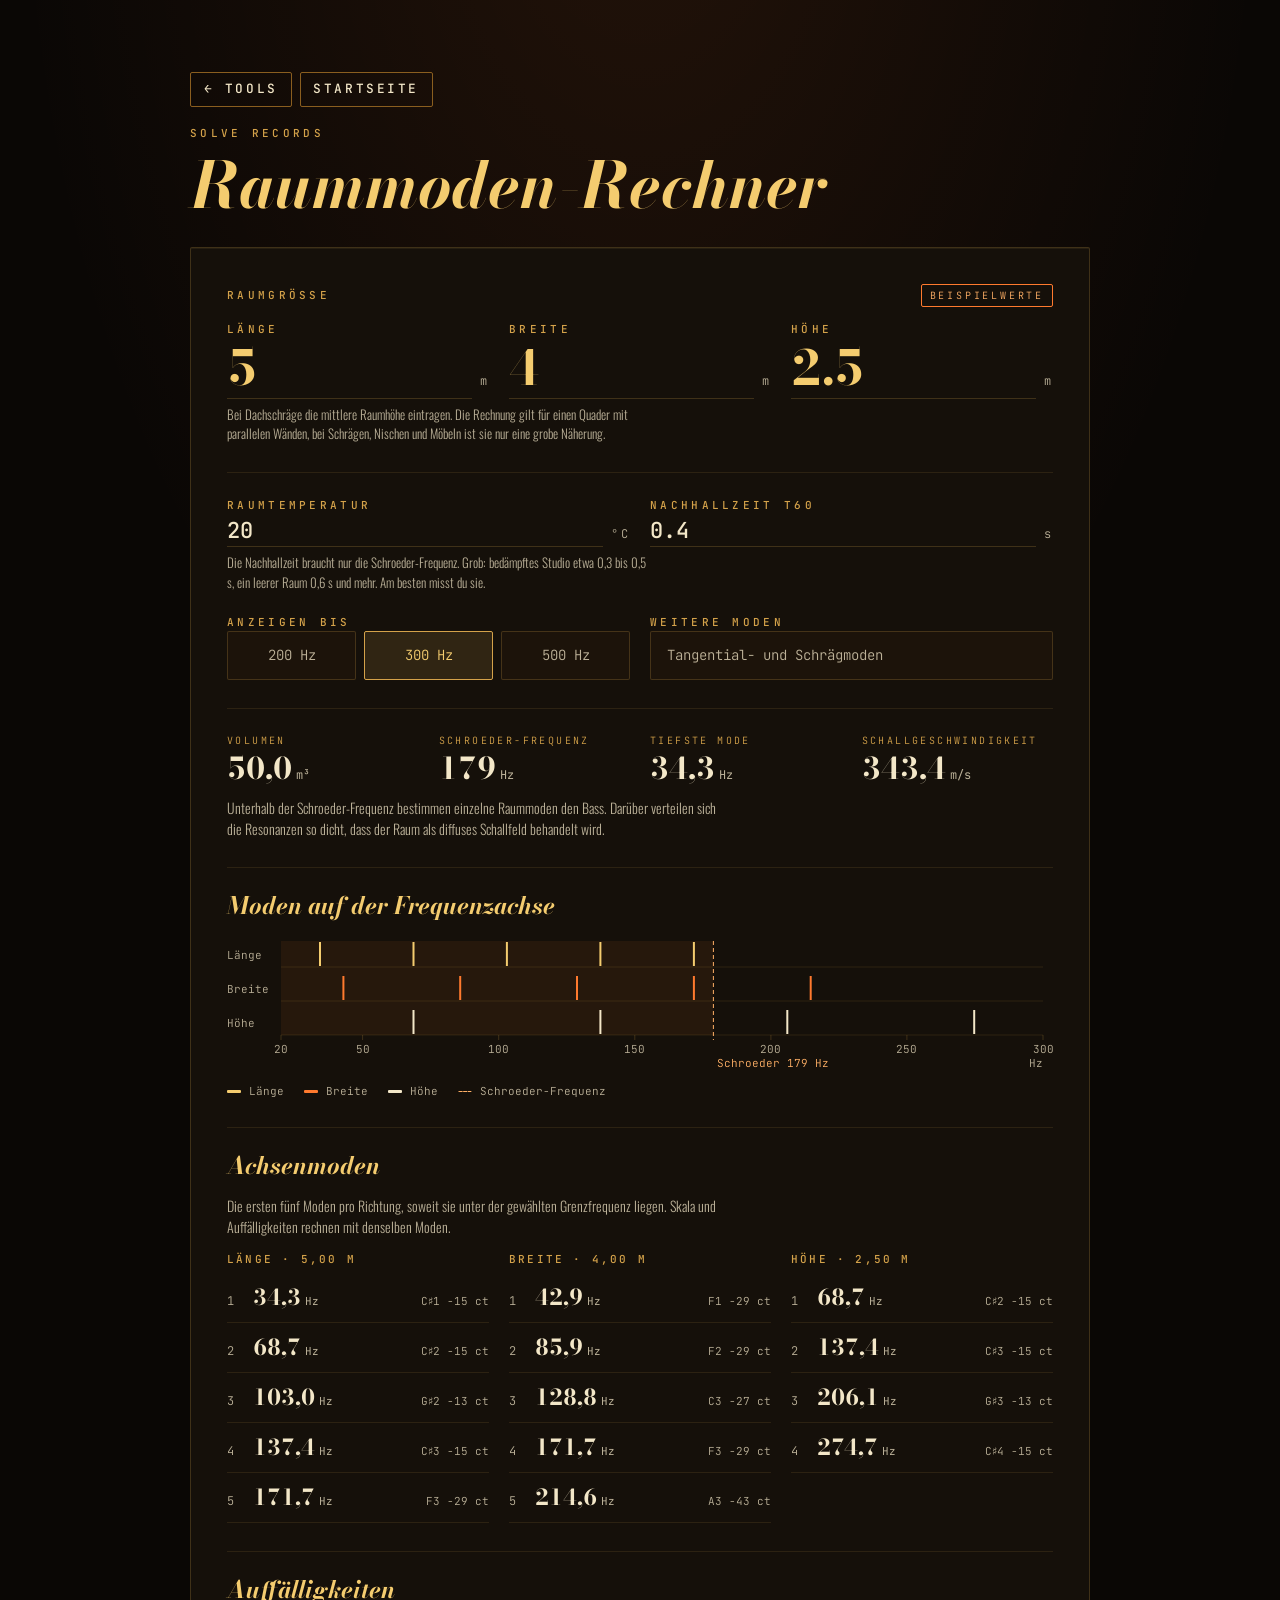
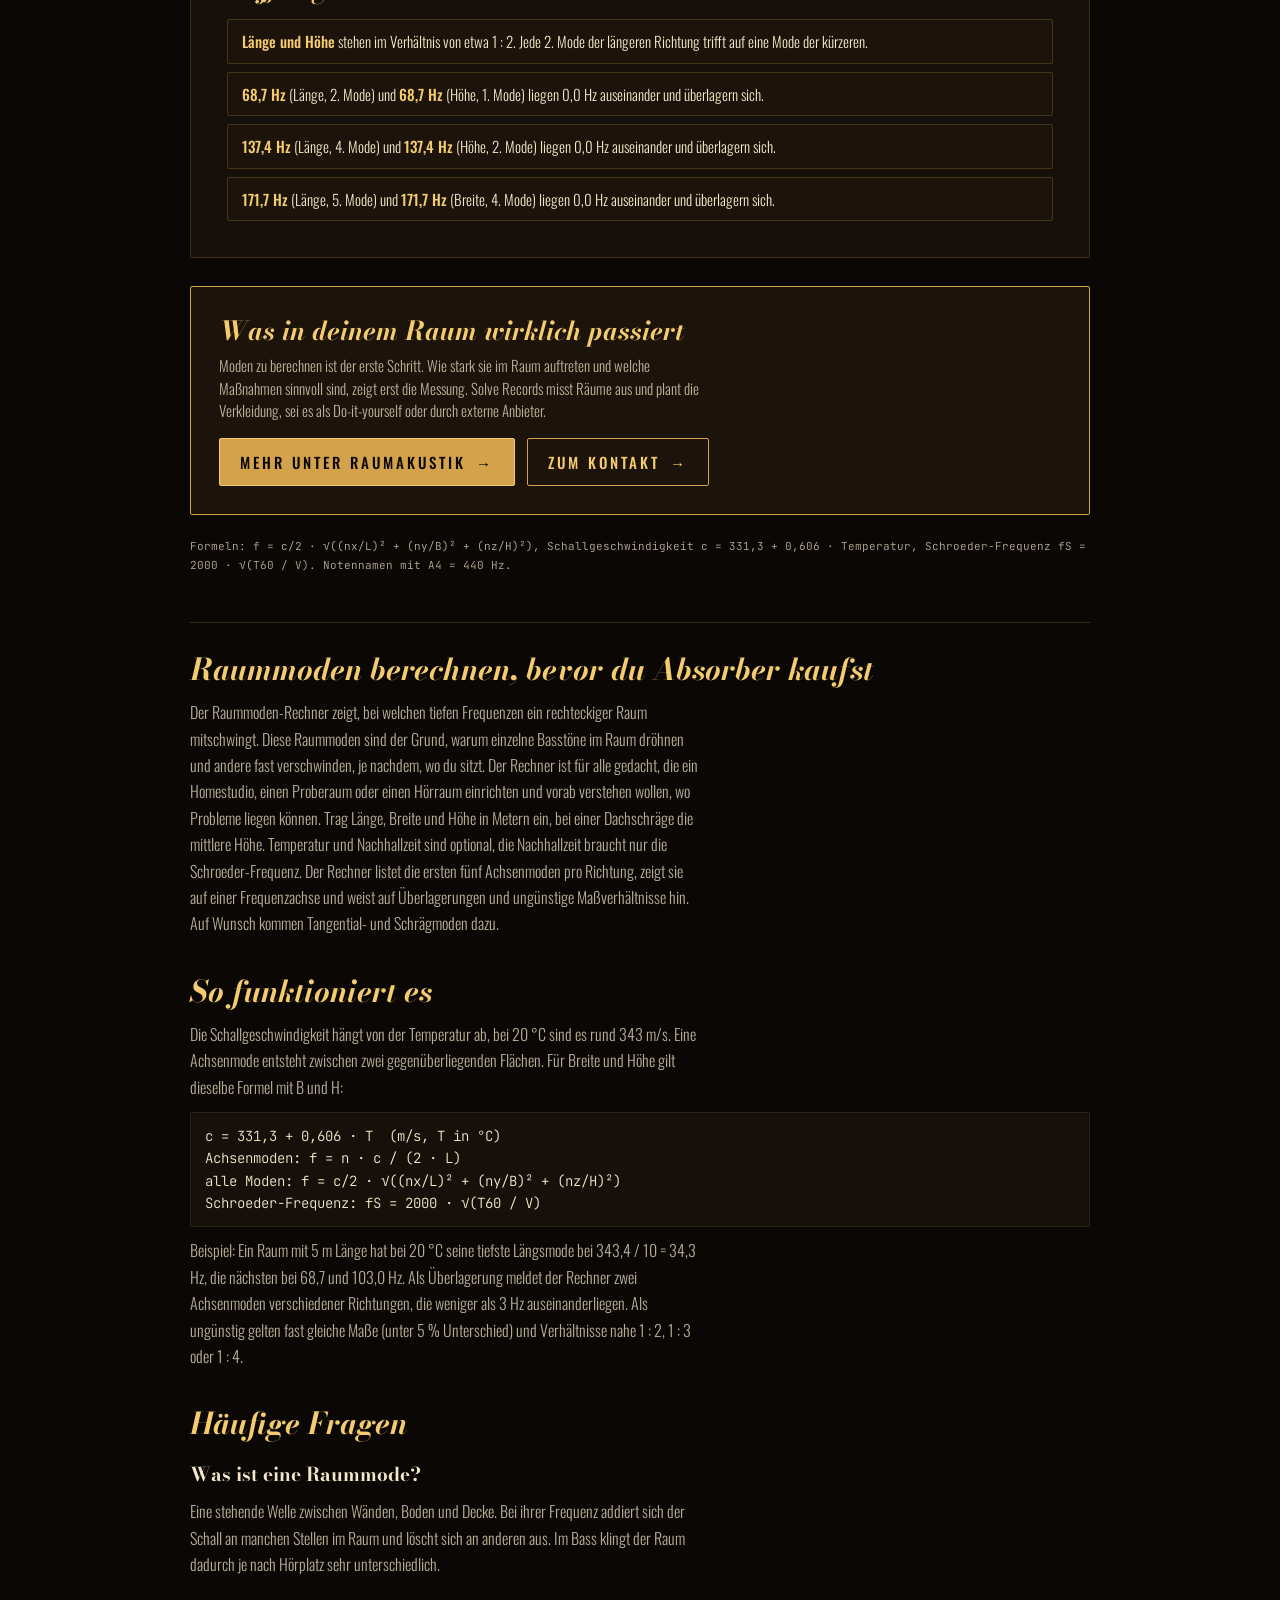
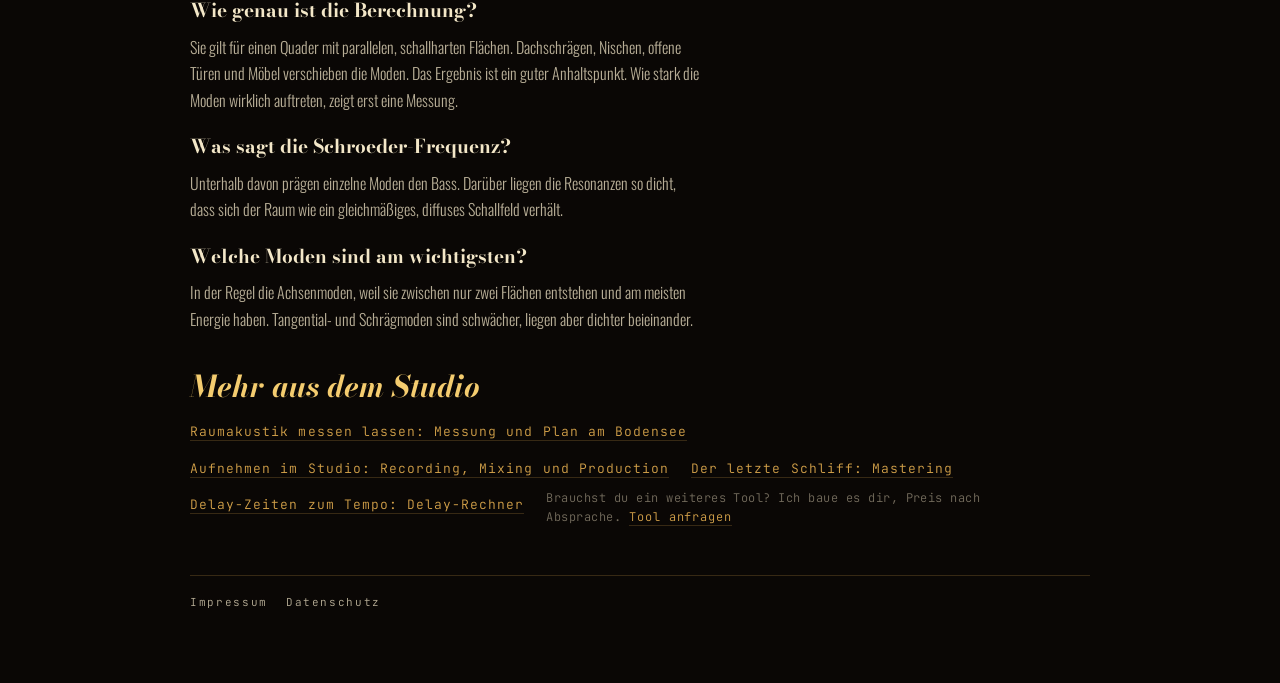
<file: tools/raummoden-rechner.html>
<!doctype html>
<html lang="de">
<head>
<meta charset="UTF-8">
<meta name="viewport" content="width=device-width, initial-scale=1.0">
<title>Raummoden-Rechner – Moden aus Raummaßen | Solve Records</title>
<meta name="description" content="Raummoden aus Länge, Breite und Höhe berechnen, mit Schroeder-Frequenz, Frequenzachse und Überlagerungen. Kostenlos, läuft direkt im Browser.">
<link rel="canonical" href="https://solverecords.de/tools/raummoden-rechner.html">

<!-- Open Graph / Social -->
<meta property="og:title" content="Raummoden-Rechner – Moden aus Raummaßen | Solve Records">
<meta property="og:description" content="Raummoden aus Länge, Breite und Höhe berechnen, mit Schroeder-Frequenz, Frequenzachse und Überlagerungen. Kostenlos, läuft direkt im Browser.">
<meta property="og:type" content="website">
<meta property="og:url" content="https://solverecords.de/tools/raummoden-rechner.html">
<meta property="og:image" content="https://solverecords.de/assets/og/og-raummoden-rechner.png">
<meta property="og:image:width" content="1200">
<meta property="og:image:height" content="630">
<meta property="og:locale" content="de_DE">
<meta property="og:site_name" content="Solve Records">
<meta name="twitter:card" content="summary_large_image">

<link rel="preconnect" href="https://fonts.googleapis.com">
<link rel="preconnect" href="https://fonts.gstatic.com" crossorigin>
<link rel="stylesheet" href="https://fonts.googleapis.com/css2?family=Bodoni+Moda:ital,opsz,wght@0,6..96,400..900;1,6..96,400..900&family=JetBrains+Mono:wght@400;500&family=Oswald:wght@300;400;500;600&display=swap">
<link rel="stylesheet" href="../subnav.css">
<link rel="stylesheet" href="tool-info.css">
<style>
  /* Layout: Raummaße oben, darunter Kennzahlen, eine Frequenzskala mit je einer Spur pro Achse
     (Länge, Breite, Höhe), die Modenlisten, Auffälligkeiten und am Ende der Hinweis auf die
     Raumakustik. Farben, Schriften und Radius sind die Variablen aus styles.css der Studio-Seite. */
  :root {
    --bg: #0a0705;
    --bg-2: #15100a;
    --bg-3: #1c130a;
    --brass: #d4a24a;
    --brass-bright: #f4cc6f;
    --brass-deep: #8a5e1f;
    --brass-glow: #ffb347;
    --tube: #ff7a2e;
    --tube-glow: #ffb066;
    --cream: #f3e7c8;
    --cream-soft: rgba(243, 231, 200, 0.75);
    --cream-mute: rgba(243, 231, 200, 0.45);
    --line: rgba(212, 162, 74, 0.22);
    --line-soft: rgba(212, 162, 74, 0.12);
    --font-display: 'Bodoni Moda', 'Didot', 'Bodoni 72', serif;
    --font-sans: 'Oswald', 'Helvetica Neue', sans-serif;
    --font-mono: 'JetBrains Mono', 'Courier New', monospace;
    --radius: 2px;
    color-scheme: dark;
  }

  * { box-sizing: border-box; }

  body {
    background-color: var(--bg);
    background-image: radial-gradient(ellipse 70% 40% at 50% -5%, rgba(255, 122, 46, 0.10), transparent 70%);
    background-repeat: no-repeat;
    color: var(--cream);
    font-family: var(--font-sans);
    font-weight: 300;
    line-height: 1.5;
    padding-block: clamp(28px, 6vw, 64px);
    padding-left: max(16px, env(safe-area-inset-left, 0px));
    padding-right: max(16px, env(safe-area-inset-right, 0px));
    min-height: 100vh;
  }

  .wrap { max-width: 900px; margin: 0 auto; }

  .eyebrow {
    font-family: var(--font-mono);
    font-size: 11px;
    font-weight: 500;
    letter-spacing: 0.3em;
    text-transform: uppercase;
    color: var(--brass);
    margin: 0;
  }

  h1 {
    font-family: var(--font-display);
    font-style: italic;
    font-weight: 700;
    font-size: clamp(40px, 9vw, 64px);
    line-height: 1.05;
    color: var(--brass-bright);
    margin: 10px 0 0;
    text-wrap: balance;
  }

  .panel {
    margin-top: 28px;
    background: var(--bg-2);
    border: 1px solid var(--line);
    border-radius: var(--radius);
    padding: clamp(20px, 4vw, 36px);
    box-shadow: inset 0 1px 0 rgba(244, 204, 111, 0.07);
  }

  .block { margin-top: 28px; padding-top: 24px; border-top: 1px solid var(--line-soft); }
  .block h2 { margin: 0 0 14px; font-family: var(--font-display); font-style: italic; font-weight: 700; font-size: 24px; line-height: 1.2; color: var(--brass-bright); }

  /* Eingaben */
  .head-row { display: flex; align-items: center; justify-content: space-between; gap: 12px; margin-bottom: 14px; }
  .tag {
    font-family: var(--font-mono); font-size: 10px; letter-spacing: 0.28em; text-transform: uppercase;
    color: var(--tube-glow); border: 1px solid var(--tube); border-radius: var(--radius); padding: 3px 8px;
  }
  .rooms { display: grid; grid-template-columns: repeat(3, minmax(0, 1fr)); gap: 12px 20px; }
  .field { min-width: 0; display: flex; flex-direction: column; gap: 6px; }
  .field-line { display: flex; align-items: baseline; gap: 8px; min-width: 0; }
  .unit { font-family: var(--font-mono); font-size: 12px; letter-spacing: 0.2em; color: var(--cream-soft); }

  input[type="number"] {
    font-family: var(--font-display); font-weight: 700; font-size: clamp(30px, 8vw, 48px); line-height: 1.05;
    color: var(--brass-bright); background: transparent; border: 0; border-bottom: 1px solid var(--line); border-radius: 0;
    width: 100%; min-width: 0; padding: 0 0 4px; margin: 0;
    font-variant-numeric: lining-nums tabular-nums;
    -moz-appearance: textfield; appearance: textfield;
  }
  input[type="number"]::-webkit-outer-spin-button, input[type="number"]::-webkit-inner-spin-button { -webkit-appearance: none; margin: 0; }
  input[type="number"]:focus-visible { outline: 2px solid var(--brass-glow); outline-offset: 6px; }
  input[type="number"].small { font-family: var(--font-mono); font-weight: 500; font-size: 22px; color: var(--cream); }

  .settings { display: grid; grid-template-columns: repeat(2, minmax(0, 1fr)); gap: 18px 20px; }
  .hint { margin: 6px 0 0; font-size: 13px; color: var(--cream-soft); max-width: 60ch; }

  fieldset { border: 0; padding: 0; margin: 0; min-width: 0; }
  legend { padding: 0; margin-bottom: 10px; }
  .segs { display: flex; gap: 8px; }
  .seg { position: relative; flex: 1 1 0; min-width: 0; }
  .seg input { position: absolute; opacity: 0; inset: 0; width: 100%; height: 100%; margin: 0; cursor: pointer; }
  .seg span {
    display: block; text-align: center; padding: 13px 4px;
    background: var(--bg-3); border: 1px solid var(--line); border-radius: var(--radius);
    font-family: var(--font-mono); font-size: 14px; color: var(--cream-soft);
  }
  .seg:hover span { border-color: var(--brass); }
  .seg input:checked + span { background: rgba(212, 162, 74, 0.14); border-color: var(--brass); color: var(--brass-bright); }
  .seg input:focus-visible + span { outline: 2px solid var(--brass-glow); outline-offset: 2px; }
  .seg.wide { flex: 1 1 100%; }
  .seg.wide span { text-align: left; padding: 13px 16px; }

  /* Kennzahlen */
  .figs { display: grid; grid-template-columns: repeat(4, minmax(0, 1fr)); gap: 16px 20px; margin: 0; }
  .figs dt { font-family: var(--font-mono); font-size: 10px; letter-spacing: 0.24em; text-transform: uppercase; color: var(--brass); }
  .figs dd { margin: 4px 0 0; font-family: var(--font-display); font-weight: 700; font-size: 30px; line-height: 1.1; color: var(--cream); font-variant-numeric: lining-nums tabular-nums; }
  .figs dd small { font-family: var(--font-mono); font-size: 12px; font-weight: 400; color: var(--cream-soft); margin-left: 4px; }
  .fig-note { margin: 12px 0 0; font-size: 14px; color: var(--cream-soft); max-width: 70ch; }

  /* Skala */
  .chart { width: 100%; overflow: hidden; }
  .chart svg { display: block; }
  .chart .lbl { font-family: var(--font-mono); font-size: 11px; fill: var(--cream-soft); }
  .chart .base { stroke: var(--line-soft); stroke-width: 1; }
  .chart .tick { stroke: var(--line); stroke-width: 1; }
  .chart .shade { fill: rgba(255, 122, 46, 0.07); }
  .chart .fs { stroke: var(--tube-glow); stroke-width: 1; stroke-dasharray: 4 3; }
  .chart .fs-lbl { font-family: var(--font-mono); font-size: 11px; fill: var(--tube-glow); }
  .chart .m0 { stroke: var(--brass-bright); stroke-width: 2; }
  .chart .m1 { stroke: var(--tube); stroke-width: 2; }
  .chart .m2 { stroke: var(--cream); stroke-width: 2; }
  .chart .mx { stroke: var(--cream-mute); stroke-width: 1; }
  .legend { display: flex; flex-wrap: wrap; gap: 8px 20px; margin: 10px 0 0; padding: 0; list-style: none; font-family: var(--font-mono); font-size: 11px; color: var(--cream-soft); }
  .legend i { display: inline-block; width: 14px; height: 3px; margin-right: 8px; vertical-align: middle; border-radius: 1px; }
  .legend .dash { background: none; border-top: 1px dashed var(--tube-glow); height: 0; }

  /* Listen */
  .lists { display: grid; grid-template-columns: repeat(3, minmax(0, 1fr)); gap: 20px; }
  .lists h3 { margin: 0 0 6px; font-family: var(--font-mono); font-size: 11px; font-weight: 500; letter-spacing: 0.2em; text-transform: uppercase; color: var(--brass); }
  .lists ol, .allist { margin: 0; padding: 0; list-style: none; }
  .lists li { display: grid; grid-template-columns: 2ch 1fr auto; gap: 10px; align-items: baseline; padding: 8px 0; border-bottom: 1px solid var(--line-soft); }
  .lists .n { font-family: var(--font-mono); font-size: 12px; color: var(--cream-soft); }
  .lists .f { font-family: var(--font-display); font-weight: 700; font-size: 22px; color: var(--cream); font-variant-numeric: lining-nums tabular-nums; }
  .lists .f small { font-family: var(--font-mono); font-size: 11px; font-weight: 400; color: var(--cream-soft); margin-left: 4px; }
  .lists .nt { font-family: var(--font-mono); font-size: 11px; color: var(--cream-soft); text-align: right; }

  .allwrap { max-height: 360px; overflow: auto; border: 1px solid var(--line-soft); border-radius: var(--radius); }
  .allist li { display: grid; grid-template-columns: 7ch minmax(0, 1fr) 8ch minmax(0, 1fr); gap: 10px; align-items: baseline; padding: 8px 12px; border-bottom: 1px solid var(--line-soft); font-family: var(--font-mono); font-size: 12px; color: var(--cream-soft); }
  .allist li.hd { position: sticky; top: 0; background: var(--bg-3); color: var(--brass); font-size: 10px; letter-spacing: 0.2em; text-transform: uppercase; }
  .allist .fq { color: var(--cream); font-variant-numeric: tabular-nums; }
  .allist .kd.t { color: var(--cream-soft); }
  .allist .kd.s { color: var(--cream-mute); }
  .allist .kd.a { color: var(--brass-bright); }

  .finds { margin: 0; padding: 0; list-style: none; display: grid; gap: 8px; }
  .finds li { padding: 10px 14px; background: var(--bg-3); border: 1px solid var(--line); border-radius: var(--radius); font-size: 15px; color: var(--cream); }
  .finds li.ok { color: var(--cream-soft); }
  .finds b { font-weight: 500; color: var(--brass-bright); }

  .note { margin: 0; font-size: 14px; color: var(--cream-soft); max-width: 70ch; }
  .note + .note { margin-top: 8px; }

  .cta { margin-top: 28px; padding: clamp(18px, 4vw, 28px); background: var(--bg-3); border: 1px solid var(--brass); border-radius: var(--radius); }
  .cta h2 { margin: 0 0 8px; font-family: var(--font-display); font-style: italic; font-weight: 700; font-size: 26px; line-height: 1.2; color: var(--brass-bright); }
  .cta p { margin: 0; font-size: 15px; color: var(--cream-soft); max-width: 62ch; }
  .cta a {
    display: inline-flex; align-items: center; gap: 10px; margin-top: 16px; min-height: 48px; padding: 0 20px;
    background: var(--brass); color: var(--bg); border: 1px solid var(--brass-bright); border-radius: var(--radius);
    font-family: var(--font-sans); font-weight: 500; font-size: 15px; letter-spacing: 0.2em; text-transform: uppercase; text-decoration: none;
    transition: background-color 120ms linear;
  }
  .cta a:hover { background: var(--brass-bright); }
  .cta a:focus-visible { outline: 2px solid var(--brass-glow); outline-offset: 3px; }
  .cta-links { display: flex; flex-wrap: wrap; gap: 0 12px; }
  .cta a.ghost { background: transparent; color: var(--brass-bright); border-color: var(--brass); }
  .cta a.ghost:hover { background: rgba(212, 162, 74, 0.12); }

  .foot { margin: 22px 0 0; font-family: var(--font-mono); font-size: 11px; line-height: 1.7; color: var(--cream-soft); }

  @media (max-width: 720px) {
    .figs { grid-template-columns: repeat(2, minmax(0, 1fr)); }
    .lists { grid-template-columns: minmax(0, 1fr); }
    .allist li { grid-template-columns: 7ch minmax(0, 1fr) 8ch; }
    .allist li .nt { display: none; }
  }
  @media (max-width: 460px) {
    .rooms { grid-template-columns: repeat(3, minmax(0, 1fr)); gap: 12px; }
    .settings { grid-template-columns: minmax(0, 1fr); }
  }
  @media (prefers-reduced-motion: reduce) { .cta a { transition: none; } }


  /* Footer: Impressum / Datenschutz, klein in Mono, Hover/Fokus wie die Rücklinks */
  .legal { margin: 48px auto 0; padding-top: 18px; border-top: 1px solid var(--line); }
  .legal-links { display: flex; flex-wrap: wrap; gap: 6px 18px; font-family: var(--font-mono); font-size: 11px; letter-spacing: 0.15em; }
  .legal-links a { color: var(--cream-soft); text-decoration: none; }
  .legal-links a:hover, .legal-links a:focus-visible { color: var(--brass-bright); }
  .legal-links a:focus-visible { outline: 2px solid var(--brass-glow); outline-offset: 3px; }
</style>
<script type="application/ld+json">
{
  "@context": "https://schema.org",
  "@graph": [
    {
      "@type": "WebApplication",
      "name": "Raummoden-Rechner",
      "url": "https://solverecords.de/tools/raummoden-rechner.html",
      "description": "Raummoden aus Länge, Breite und Höhe berechnen, mit Schroeder-Frequenz, Frequenzachse und Überlagerungen. Kostenlos, läuft direkt im Browser.",
      "applicationCategory": "MultimediaApplication",
      "operatingSystem": "Any",
      "browserRequirements": "Moderner Browser mit JavaScript und Web Audio",
      "isAccessibleForFree": true,
      "inLanguage": "de",
      "offers": {
        "@type": "Offer",
        "price": "0",
        "priceCurrency": "EUR"
      },
      "publisher": {
        "@type": "LocalBusiness",
        "@id": "https://solverecords.de/#studio",
        "name": "Solve Records",
        "url": "https://solverecords.de/"
      }
    },
    {
      "@type": "BreadcrumbList",
      "itemListElement": [
        {
          "@type": "ListItem",
          "position": 1,
          "name": "Startseite",
          "item": "https://solverecords.de/"
        },
        {
          "@type": "ListItem",
          "position": 2,
          "name": "Tools",
          "item": "https://solverecords.de/tools/"
        },
        {
          "@type": "ListItem",
          "position": 3,
          "name": "Raummoden-Rechner",
          "item": "https://solverecords.de/tools/raummoden-rechner.html"
        }
      ]
    }
  ]
}
</script>
</head>
<body>

<main class="wrap">
  <header>
    <nav class="subnav subnav--tight" aria-label="Zurück">
      <a href="./">← Tools</a>
      <a href="../">Startseite</a>
    </nav>
    <p class="eyebrow">Solve Records</p>
    <h1>Raummoden-Rechner</h1>
  </header>

  <section class="panel" aria-label="Raummoden-Rechner">
    <div class="head-row">
      <p class="eyebrow">Raumgröße</p>
      <span class="tag" id="tag">Beispielwerte</span>
    </div>
    <div class="rooms">
      <div class="field">
        <label class="eyebrow" for="dimL">Länge</label>
        <div class="field-line"><input id="dimL" type="number" inputmode="decimal" min="1.5" max="30" step="0.01" value="5"><span class="unit">m</span></div>
      </div>
      <div class="field">
        <label class="eyebrow" for="dimW">Breite</label>
        <div class="field-line"><input id="dimW" type="number" inputmode="decimal" min="1.5" max="30" step="0.01" value="4"><span class="unit">m</span></div>
      </div>
      <div class="field">
        <label class="eyebrow" for="dimH">Höhe</label>
        <div class="field-line"><input id="dimH" type="number" inputmode="decimal" min="1.5" max="30" step="0.01" value="2.5"><span class="unit">m</span></div>
      </div>
    </div>
    <p class="hint">Bei Dachschräge die mittlere Raumhöhe eintragen. Die Rechnung gilt für einen Quader mit parallelen Wänden, bei Schrägen, Nischen und Möbeln ist sie nur eine grobe Näherung.</p>

    <div class="block">
      <div class="settings">
        <div class="field">
          <label class="eyebrow" for="temp">Raumtemperatur</label>
          <div class="field-line"><input id="temp" class="small" type="number" inputmode="decimal" min="0" max="40" step="1" value="20"><span class="unit">°C</span></div>
        </div>
        <div class="field">
          <label class="eyebrow" for="rt">Nachhallzeit T60</label>
          <div class="field-line"><input id="rt" class="small" type="number" inputmode="decimal" min="0.1" max="3" step="0.05" value="0.4"><span class="unit">s</span></div>
        </div>
      </div>
      <p class="hint">Die Nachhallzeit braucht nur die Schroeder-Frequenz. Grob: bedämpftes Studio etwa 0,3 bis 0,5 s, ein leerer Raum 0,6 s und mehr. Am besten misst du sie.</p>

      <div class="settings" style="margin-top:22px">
        <fieldset>
          <legend class="eyebrow">Anzeigen bis</legend>
          <div class="segs">
            <label class="seg"><input type="radio" name="lim" value="200"><span>200 Hz</span></label>
            <label class="seg"><input type="radio" name="lim" value="300" checked><span>300 Hz</span></label>
            <label class="seg"><input type="radio" name="lim" value="500"><span>500 Hz</span></label>
          </div>
        </fieldset>
        <fieldset>
          <legend class="eyebrow">Weitere Moden</legend>
          <div class="segs">
            <label class="seg wide"><input type="checkbox" id="more"><span>Tangential- und Schrägmoden</span></label>
          </div>
        </fieldset>
      </div>
    </div>

    <div class="block">
      <dl class="figs">
        <div><dt>Volumen</dt><dd id="figV">–</dd></div>
        <div><dt>Schroeder-Frequenz</dt><dd id="figFs">–</dd></div>
        <div><dt>Tiefste Mode</dt><dd id="figF1">–</dd></div>
        <div><dt>Schallgeschwindigkeit</dt><dd id="figC">–</dd></div>
      </dl>
      <p class="fig-note">Unterhalb der Schroeder-Frequenz bestimmen einzelne Raummoden den Bass. Darüber verteilen sich die Resonanzen so dicht, dass der Raum als diffuses Schallfeld behandelt wird.</p>
    </div>

    <div class="block">
      <h2>Moden auf der Frequenzachse</h2>
      <div class="chart" id="chart"></div>
      <ul class="legend" aria-hidden="true">
        <li><i style="background:var(--brass-bright)"></i>Länge</li>
        <li><i style="background:var(--tube)"></i>Breite</li>
        <li><i style="background:var(--cream)"></i>Höhe</li>
        <li id="legXtra" hidden><i style="background:var(--cream-mute)"></i>T · S = Tangential und Schräg</li>
        <li><i class="dash"></i>Schroeder-Frequenz</li>
      </ul>
    </div>

    <div class="block">
      <h2>Achsenmoden</h2>
      <p class="note" style="margin-bottom:14px">Die ersten fünf Moden pro Richtung, soweit sie unter der gewählten Grenzfrequenz liegen. Skala und Auffälligkeiten rechnen mit denselben Moden.</p>
      <div class="lists" id="lists"></div>
    </div>

    <div class="block" id="allBlock" hidden>
      <h2>Alle Moden nach Frequenz</h2>
      <div class="allwrap"><ul class="allist" id="allList"></ul></div>
    </div>

    <div class="block">
      <h2>Auffälligkeiten</h2>
      <ul class="finds" id="finds"></ul>
    </div>
  </section>

  <aside class="cta" aria-label="Raumakustik">
    <h2>Was in deinem Raum wirklich passiert</h2>
    <p>Moden zu berechnen ist der erste Schritt. Wie stark sie im Raum auftreten und welche Maßnahmen sinnvoll sind, zeigt erst die Messung. Solve Records misst Räume aus und plant die Verkleidung, sei es als Do-it-yourself oder durch externe Anbieter.</p>
    <div class="cta-links">
      <a id="cta" href="../raumakustik/">Mehr unter Raumakustik <span aria-hidden="true">→</span></a>
      <a class="ghost" href="../#kontakt">Zum Kontakt <span aria-hidden="true">→</span></a>
    </div>
  </aside>

  <p class="foot">Formeln: f = c/2 · √((nx/L)² + (ny/B)² + (nz/H)²), Schallgeschwindigkeit c = 331,3 + 0,606 · Temperatur, Schroeder-Frequenz fS = 2000 · √(T60 / V). Notennamen mit A4 = 440 Hz.</p>

  <div class="tool-info">
    <section aria-labelledby="info-was">
      <h2 id="info-was">Raummoden berechnen, bevor du Absorber kaufst</h2>
      <p>Der Raummoden-Rechner zeigt, bei welchen tiefen Frequenzen ein rechteckiger Raum mitschwingt. Diese Raummoden sind der Grund, warum einzelne Basstöne im Raum dröhnen und andere fast verschwinden, je nachdem, wo du sitzt. Der Rechner ist für alle gedacht, die ein Homestudio, einen Proberaum oder einen Hörraum einrichten und vorab verstehen wollen, wo Probleme liegen können. Trag Länge, Breite und Höhe in Metern ein, bei einer Dachschräge die mittlere Höhe. Temperatur und Nachhallzeit sind optional, die Nachhallzeit braucht nur die Schroeder-Frequenz. Der Rechner listet die ersten fünf Achsenmoden pro Richtung, zeigt sie auf einer Frequenzachse und weist auf Überlagerungen und ungünstige Maßverhältnisse hin. Auf Wunsch kommen Tangential- und Schrägmoden dazu.</p>
    </section>

    <section aria-labelledby="info-wie">
      <h2 id="info-wie">So funktioniert es</h2>
      <p>Die Schallgeschwindigkeit hängt von der Temperatur ab, bei 20 °C sind es rund 343 m/s. Eine Achsenmode entsteht zwischen zwei gegenüberliegenden Flächen. Für Breite und Höhe gilt dieselbe Formel mit B und H:</p>
      <code class="formula">c = 331,3 + 0,606 · T &nbsp;(m/s, T in °C)<br>Achsenmoden: f = n · c / (2 · L)<br>alle Moden: f = c/2 · √((nx/L)² + (ny/B)² + (nz/H)²)<br>Schroeder-Frequenz: fS = 2000 · √(T60 / V)</code>
      <p>Beispiel: Ein Raum mit 5 m Länge hat bei 20 °C seine tiefste Längsmode bei 343,4 / 10 = 34,3 Hz, die nächsten bei 68,7 und 103,0 Hz. Als Überlagerung meldet der Rechner zwei Achsenmoden verschiedener Richtungen, die weniger als 3 Hz auseinanderliegen. Als ungünstig gelten fast gleiche Maße (unter 5 % Unterschied) und Verhältnisse nahe 1 : 2, 1 : 3 oder 1 : 4.</p>
    </section>

    <section aria-labelledby="info-faq">
      <h2 id="info-faq">Häufige Fragen</h2>
      <h3>Was ist eine Raummode?</h3>
      <p>Eine stehende Welle zwischen Wänden, Boden und Decke. Bei ihrer Frequenz addiert sich der Schall an manchen Stellen im Raum und löscht sich an anderen aus. Im Bass klingt der Raum dadurch je nach Hörplatz sehr unterschiedlich.</p>
      <h3>Wie genau ist die Berechnung?</h3>
      <p>Sie gilt für einen Quader mit parallelen, schallharten Flächen. Dachschrägen, Nischen, offene Türen und Möbel verschieben die Moden. Das Ergebnis ist ein guter Anhaltspunkt. Wie stark die Moden wirklich auftreten, zeigt erst eine Messung.</p>
      <h3>Was sagt die Schroeder-Frequenz?</h3>
      <p>Unterhalb davon prägen einzelne Moden den Bass. Darüber liegen die Resonanzen so dicht, dass sich der Raum wie ein gleichmäßiges, diffuses Schallfeld verhält.</p>
      <h3>Welche Moden sind am wichtigsten?</h3>
      <p>In der Regel die Achsenmoden, weil sie zwischen nur zwei Flächen entstehen und am meisten Energie haben. Tangential- und Schrägmoden sind schwächer, liegen aber dichter beieinander.</p>
    </section>

    <section class="tool-more" aria-labelledby="info-mehr">
      <h2 id="info-mehr">Mehr aus dem Studio</h2>
      <ul>
        <li><a href="../raumakustik/">Raumakustik messen lassen: Messung und Plan am Bodensee</a></li>
        <li><a href="../services/recording-mixing-production/">Aufnehmen im Studio: Recording, Mixing und Production</a></li>
        <li><a href="../services/mastering/">Der letzte Schliff: Mastering</a></li>
        <li><a href="delay-rechner.html">Delay-Zeiten zum Tempo: Delay-Rechner</a></li>
        <li class="tool-req">Brauchst du ein weiteres Tool? Ich baue es dir, Preis nach Absprache. <a href="../#kontakt">Tool anfragen</a></li>
      </ul>
    </section>
  </div>
</main>

<footer class="wrap legal">
  <nav class="legal-links" aria-label="Rechtliches">
    <a href="../impressum/">Impressum</a>
    <a href="../datenschutz/">Datenschutz</a>
  </nav>
</footer>

<script>
(function () {
  'use strict';

  var DIMS = ['Länge', 'Breite', 'Höhe'];
  var MAX_AXIAL = 5;   // so viele Achsenmoden pro Richtung werden angezeigt
  var NAMES = ['C', 'C♯', 'D', 'D♯', 'E', 'F', 'F♯', 'G', 'G♯', 'A', 'B', 'H'];

  // CALC-START
  function soundSpeed(t) { return 331.3 + 0.606 * t; }
  function schroeder(v, rt) { return 2000 * Math.sqrt(rt / v); }
  // Raummoden bis zur Grenzfrequenz. all = false: nur Achsenmoden.
  function roomModes(dims, c, limit, all) {
    var res = [], nm = [], i, a, b, d, n, f, k;
    for (i = 0; i < 3; i++) nm.push(Math.ceil(2 * limit * dims[i] / c));
    if (!all) {
      for (i = 0; i < 3; i++) {
        for (n = 1; n <= nm[i]; n++) {
          f = n * c / (2 * dims[i]);
          if (f <= limit) res.push({ f: f, n: [i === 0 ? n : 0, i === 1 ? n : 0, i === 2 ? n : 0], kind: 1 });
        }
      }
    } else {
      for (a = 0; a <= nm[0]; a++) {
        for (b = 0; b <= nm[1]; b++) {
          for (d = 0; d <= nm[2]; d++) {
            k = (a > 0) + (b > 0) + (d > 0);
            if (k === 0) continue;
            f = c / 2 * Math.sqrt(a * a / (dims[0] * dims[0]) + b * b / (dims[1] * dims[1]) + d * d / (dims[2] * dims[2]));
            if (f <= limit) res.push({ f: f, n: [a, b, d], kind: k });
          }
        }
      }
    }
    res.sort(function (p, q) { return p.f - q.f; });
    return res;
  }
  // CALC-END

  var $ = function (id) { return document.getElementById(id); };
  var inL = $('dimL'), inW = $('dimW'), inH = $('dimH'), inT = $('temp'), inRt = $('rt'), inMore = $('more');
  var tagEl = $('tag'), chartEl = $('chart'), listsEl = $('lists'), allBlock = $('allBlock'), allList = $('allList');
  var findsEl = $('finds'), legXtra = $('legXtra');
  var limRadios = document.querySelectorAll('input[name="lim"]');

  var state = { L: 5, W: 4, H: 2.5, T: 20, rt: 0.4, lim: 300, more: false };
  var example = true;

  var KEY = 'solve-records-raummoden';
  try {
    var saved = JSON.parse(localStorage.getItem(KEY) || 'null');
    if (saved) {
      ['L', 'W', 'H'].forEach(function (k) { if (typeof saved[k] === 'number') state[k] = clamp(saved[k], 1.5, 30); });
      if (typeof saved.T === 'number') state.T = clamp(saved.T, 0, 40);
      if (typeof saved.rt === 'number') state.rt = clamp(saved.rt, 0.1, 3);
      if (saved.lim === 200 || saved.lim === 300 || saved.lim === 500) state.lim = saved.lim;
      state.more = !!saved.more;
      example = false;
    }
  } catch (e) {}
  function save() { try { localStorage.setItem(KEY, JSON.stringify(state)); } catch (e) {} }

  function clamp(v, lo, hi) { return Math.min(hi, Math.max(lo, v)); }
  var fmt = function (dec) { return new Intl.NumberFormat('de-DE', { minimumFractionDigits: dec, maximumFractionDigits: dec }); };
  var f0 = fmt(0), f1 = fmt(1), f2 = fmt(2);

  function noteOf(f) {
    var m = 69 + 12 * Math.log2(f / 440), r = Math.round(m);
    var cents = Math.round((m - r) * 100);
    var name = NAMES[((r % 12) + 12) % 12] + (Math.floor(r / 12) - 1);
    return name + ' ' + (cents > 0 ? '+' : cents < 0 ? '−' : '±') + Math.abs(cents) + ' ct';
  }

  function dims() { return [state.L, state.W, state.H]; }

  // ---------- Anzeige ----------
  function render() {
    var d = dims();
    var c = soundSpeed(state.T);
    var vol = d[0] * d[1] * d[2];
    var fs = schroeder(vol, state.rt);
    var lim = state.lim;
    // nur die ersten fünf Achsenmoden pro Richtung, für Liste, Skala und Auffälligkeiten
    var axial = roomModes(d, c, lim, false).filter(function (m) { return Math.max(m.n[0], m.n[1], m.n[2]) <= MAX_AXIAL; });
    var all = state.more ? roomModes(d, c, lim, true) : null;

    $('figV').innerHTML = f1.format(vol) + '<small>m³</small>';
    $('figFs').innerHTML = f0.format(fs) + '<small>Hz</small>';
    var lowest = c / (2 * Math.max(d[0], d[1], d[2]));
    $('figF1').innerHTML = f1.format(lowest) + '<small>Hz</small>';
    $('figC').innerHTML = f1.format(c) + '<small>m/s</small>';

    drawChart(axial, all, fs, lim);
    renderLists(axial, d);
    renderAll(all);
    renderFinds(axial, d, lim);
    legXtra.hidden = !state.more;
  }

  function drawChart(axial, all, fs, lim) {
    var w = Math.max(280, chartEl.clientWidth || 640);
    var ml = 54, mr = 10, mt = 6, laneH = 26, gap = 8;
    var nl = state.more ? 4 : 3;
    var lanesH = nl * (laneH + gap) - gap;
    var h = mt + lanesH + 38;
    var x = function (f) { return ml + (f - 20) / (lim - 20) * (w - ml - mr); };
    var s = '<svg width="' + w + '" height="' + h + '" viewBox="0 0 ' + w + ' ' + h + '" role="img" aria-label="Raummoden auf der Frequenzachse von 20 bis ' + lim + ' Hertz">';

    if (fs > 20) {
      var sx = x(Math.min(fs, lim));
      s += '<rect class="shade" x="' + ml + '" y="' + mt + '" width="' + (sx - ml) + '" height="' + lanesH + '"/>';
    }
    var names = ['Länge', 'Breite', 'Höhe', 'T · S'];
    for (var i = 0; i < nl; i++) {
      var y0 = mt + i * (laneH + gap);
      s += '<line class="base" x1="' + ml + '" x2="' + (w - mr) + '" y1="' + (y0 + laneH) + '" y2="' + (y0 + laneH) + '"/>';
      s += '<text class="lbl" x="0" y="' + (y0 + laneH - 8) + '">' + names[i] + '</text>';
    }
    // Teilmoden (nur Tangential und Schräg) in der vierten Spur
    if (all) {
      all.forEach(function (m) {
        if (m.kind === 1 || m.f < 20) return;
        var xx = x(m.f).toFixed(1);
        var y0 = mt + 3 * (laneH + gap);
        s += '<line class="mx" x1="' + xx + '" x2="' + xx + '" y1="' + (y0 + 2) + '" y2="' + (y0 + laneH - 1) + '"/>';
      });
    }
    axial.forEach(function (m) {
      if (m.f < 20) return;
      var axis = m.n[0] ? 0 : (m.n[1] ? 1 : 2);
      var y0 = mt + axis * (laneH + gap);
      var xx = x(m.f).toFixed(1);
      s += '<line class="m' + axis + '" x1="' + xx + '" x2="' + xx + '" y1="' + (y0 + 1) + '" y2="' + (y0 + laneH - 1) + '"/>';
    });

    // Frequenzachse
    var ty = mt + lanesH;
    var ticks = [20];
    for (var f = 50; f <= lim; f += 50) ticks.push(f);
    ticks.forEach(function (t) {
      var tx = x(t).toFixed(1);
      s += '<line class="tick" x1="' + tx + '" x2="' + tx + '" y1="' + ty + '" y2="' + (ty + 5) + '"/>';
      s += '<text class="lbl" x="' + tx + '" y="' + (ty + 18) + '" text-anchor="middle">' + t + '</text>';
    });
    s += '<text class="lbl" x="' + (w - mr) + '" y="' + (ty + 32) + '" text-anchor="end">Hz</text>';

    if (fs >= 20 && fs <= lim) {
      var fx = x(fs).toFixed(1);
      var anchor = fs > lim * 0.8 ? 'end' : 'start';
      var lx = anchor === 'end' ? (parseFloat(fx) - 4) : (parseFloat(fx) + 4);
      s += '<line class="fs" x1="' + fx + '" x2="' + fx + '" y1="' + mt + '" y2="' + (ty + 5) + '"/>';
      s += '<text class="fs-lbl" x="' + lx + '" y="' + (ty + 32) + '" text-anchor="' + anchor + '">Schroeder ' + f0.format(fs) + ' Hz</text>';
    } else if (fs > lim) {
      s += '<text class="fs-lbl" x="' + ml + '" y="' + (ty + 32) + '">Schroeder-Frequenz ' + f0.format(fs) + ' Hz, außerhalb der Anzeige</text>';
    }
    s += '</svg>';
    chartEl.innerHTML = s;
  }

  function renderLists(axial, d) {
    var html = '';
    for (var i = 0; i < 3; i++) {
      var rows = axial.filter(function (m) { return (m.n[i] > 0); });
      html += '<div><h3>' + DIMS[i] + ' · ' + f2.format(d[i]) + ' m</h3><ol>';
      if (!rows.length) html += '<li><span class="n"></span><span class="f">–</span><span class="nt"></span></li>';
      rows.forEach(function (m) {
        html += '<li><span class="n">' + m.n[i] + '</span><span class="f">' + f1.format(m.f) + '<small>Hz</small></span><span class="nt">' + noteOf(m.f) + '</span></li>';
      });
      html += '</ol></div>';
    }
    listsEl.innerHTML = html;
  }

  function renderAll(all) {
    allBlock.hidden = !all;
    if (!all) { allList.innerHTML = ''; return; }
    var kinds = ['', 'Axial', 'Tangential', 'Schräg'];
    var cls = ['', 'a', 't', 's'];
    var MAXR = 400;
    var html = '<li class="hd"><span>Hz</span><span>Art</span><span>(x, y, z)</span><span class="nt">Note</span></li>';
    all.slice(0, MAXR).forEach(function (m) {
      html += '<li><span class="fq">' + f1.format(m.f) + '</span><span class="kd ' + cls[m.kind] + '">' + kinds[m.kind] + '</span><span>(' + m.n.join(', ') + ')</span><span class="nt">' + noteOf(m.f) + '</span></li>';
    });
    if (all.length > MAXR) html += '<li><span></span><span>… ' + (all.length - MAXR) + ' weitere bis ' + state.lim + ' Hz</span><span></span><span></span></li>';
    allList.innerHTML = html;
  }

  function renderFinds(axial, d, lim) {
    var out = [];
    // gleiche oder ganzzahlig verwandte Maße
    for (var i = 0; i < 3; i++) {
      for (var j = i + 1; j < 3; j++) {
        var hi = Math.max(d[i], d[j]), lo = Math.min(d[i], d[j]), r = hi / lo;
        var k = Math.round(r);
        if (Math.abs(r - 1) < 0.05) {
          out.push('<li><b>' + DIMS[i] + ' und ' + DIMS[j] + '</b> sind fast gleich (' + f2.format(d[i]) + ' m und ' + f2.format(d[j]) + ' m). Ihre Achsenmoden fallen zusammen und verstärken sich.</li>');
        } else if (k >= 2 && k <= 4 && Math.abs(r - k) / k < 0.03) {
          out.push('<li><b>' + DIMS[i] + ' und ' + DIMS[j] + '</b> stehen im Verhältnis von etwa 1 : ' + k + '. Jede ' + k + '. Mode der längeren Richtung trifft auf eine Mode der kürzeren.</li>');
        }
      }
    }
    // Überlagerungen zwischen Achsen
    var pairs = [];
    for (var a = 0; a < axial.length; a++) {
      for (var b = a + 1; b < axial.length; b++) {
        if (axial[b].f - axial[a].f >= 3) break;
        var ax = axial[a].n[0] ? 0 : (axial[a].n[1] ? 1 : 2);
        var bx = axial[b].n[0] ? 0 : (axial[b].n[1] ? 1 : 2);
        if (ax !== bx) pairs.push([axial[a], ax, axial[b], bx]);
      }
    }
    pairs.slice(0, 6).forEach(function (p) {
      var oa = p[0].n[p[1]], ob = p[2].n[p[3]];
      out.push('<li><b>' + f1.format(p[0].f) + ' Hz</b> (' + DIMS[p[1]] + ', ' + oa + '. Mode) und <b>' + f1.format(p[2].f) + ' Hz</b> (' + DIMS[p[3]] + ', ' + ob + '. Mode) liegen ' + f1.format(p[2].f - p[0].f) + ' Hz auseinander und überlagern sich.</li>');
    });
    if (pairs.length > 6) out.push('<li class="ok">Dazu kommen ' + (pairs.length - 6) + ' weitere Überlagerungen unter 3 Hz Abstand.</li>');
    if (!out.length) out.push('<li class="ok">Keine Überlagerungen unter 3 Hz Abstand zwischen den ersten Achsenmoden und keine auffälligen Maßverhältnisse.</li>');
    findsEl.innerHTML = out.join('');
  }

  // ---------- Eingaben ----------
  function setExampleOff() {
    if (example) { example = false; tagEl.hidden = true; }
  }

  function bindDim(el, key) {
    el.addEventListener('input', function () {
      var v = parseFloat(el.value);
      if (!isNaN(v) && v >= 1.5 && v <= 30) { state[key] = v; setExampleOff(); render(); save(); }
    });
    el.addEventListener('change', function () {
      var v = parseFloat(el.value);
      state[key] = isNaN(v) ? state[key] : clamp(v, 1.5, 30);
      el.value = state[key];
      setExampleOff(); render(); save();
    });
  }
  function bindNum(el, key, lo, hi) {
    el.addEventListener('input', function () {
      var v = parseFloat(el.value);
      if (!isNaN(v) && v >= lo && v <= hi) { state[key] = v; setExampleOff(); render(); save(); }
    });
    el.addEventListener('change', function () {
      var v = parseFloat(el.value);
      state[key] = isNaN(v) ? state[key] : clamp(v, lo, hi);
      el.value = state[key];
      setExampleOff(); render(); save();
    });
  }
  bindDim(inL, 'L'); bindDim(inW, 'W'); bindDim(inH, 'H');
  bindNum(inT, 'T', 0, 40); bindNum(inRt, 'rt', 0.1, 3);
  [inL, inW, inH, inT, inRt].forEach(function (el) {
    el.addEventListener('keydown', function (e) { if (e.key === 'Enter') el.blur(); });
  });

  for (var i = 0; i < limRadios.length; i++) {
    limRadios[i].addEventListener('change', function (e) {
      if (e.target.checked) { state.lim = parseInt(e.target.value, 10); render(); save(); }
    });
  }
  inMore.addEventListener('change', function () { state.more = inMore.checked; render(); save(); });

  var rz = null;
  window.addEventListener('resize', function () {
    clearTimeout(rz);
    rz = setTimeout(render, 120);
  });

  // Start
  inL.value = state.L; inW.value = state.W; inH.value = state.H;
  inT.value = state.T; inRt.value = state.rt; inMore.checked = state.more;
  for (var q = 0; q < limRadios.length; q++) limRadios[q].checked = parseInt(limRadios[q].value, 10) === state.lim;
  tagEl.hidden = !example;
  render();
})();
</script>
</body>
</html>
</file>
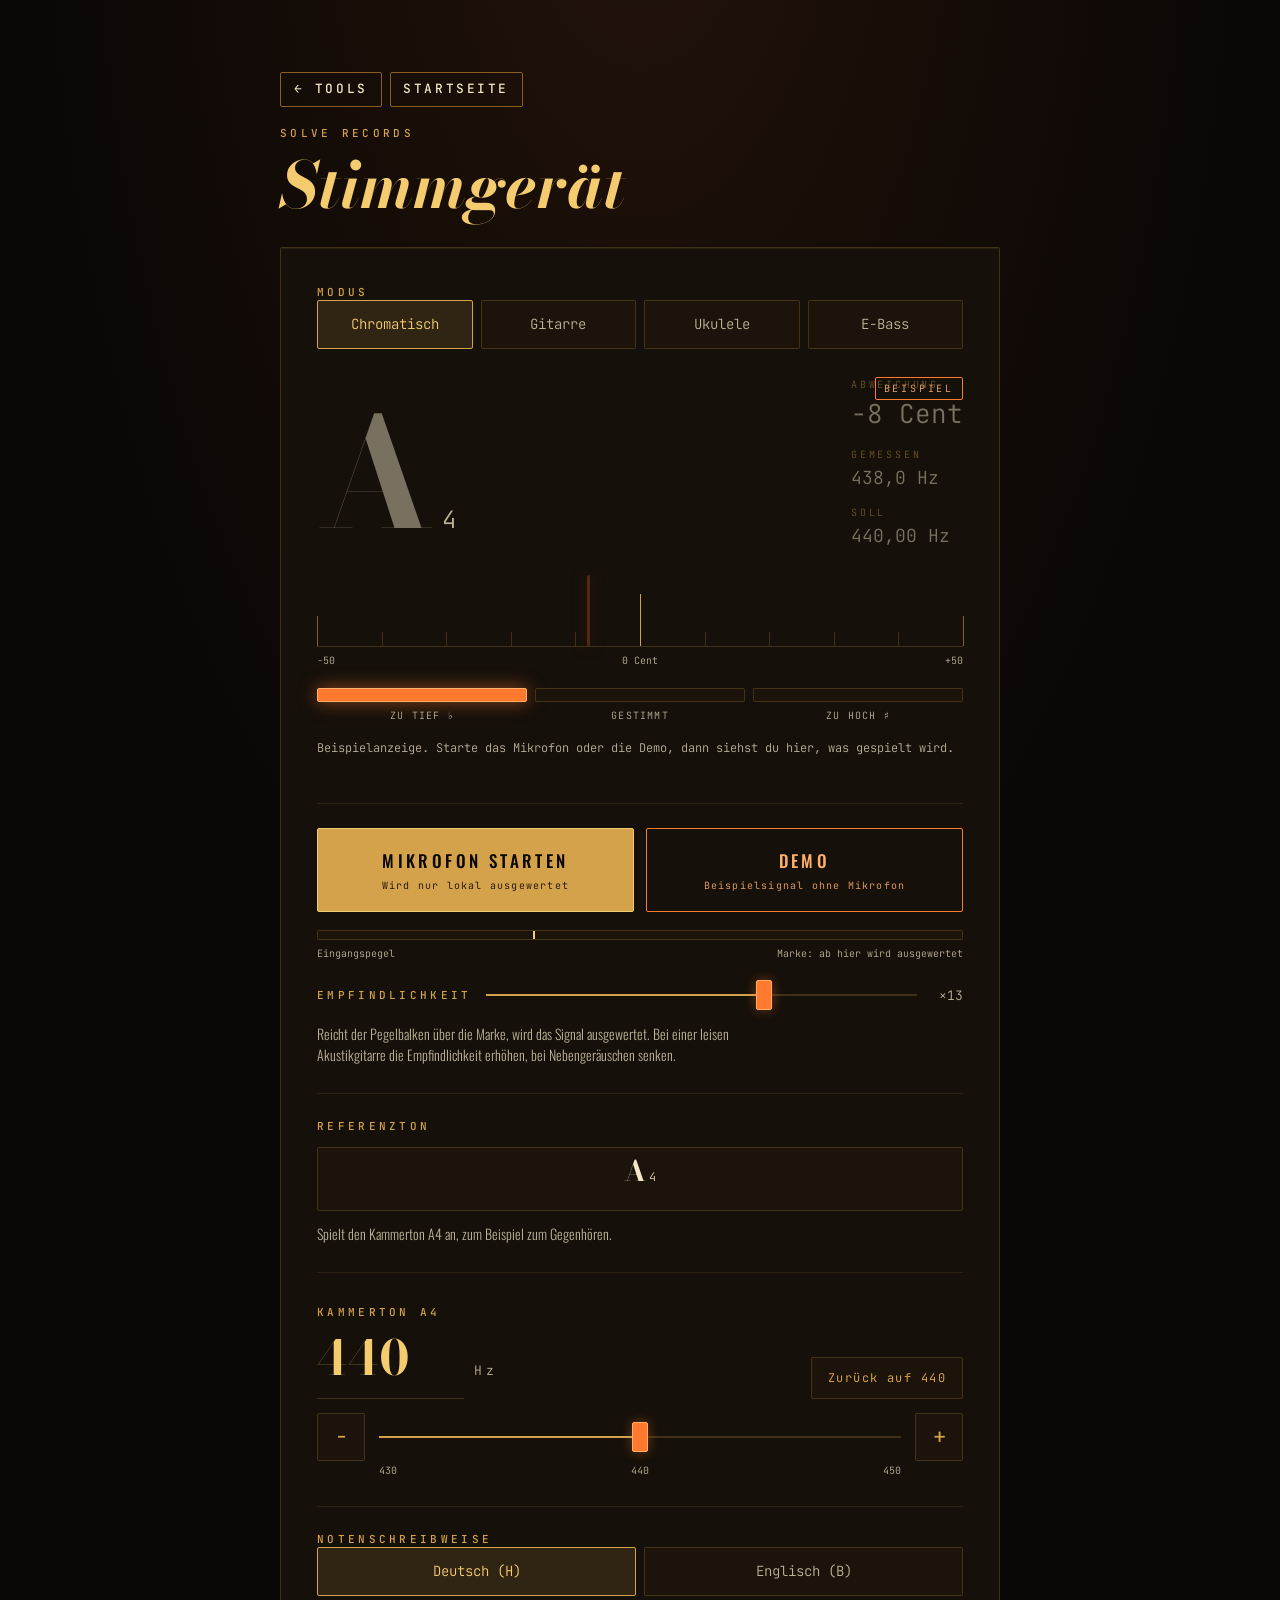
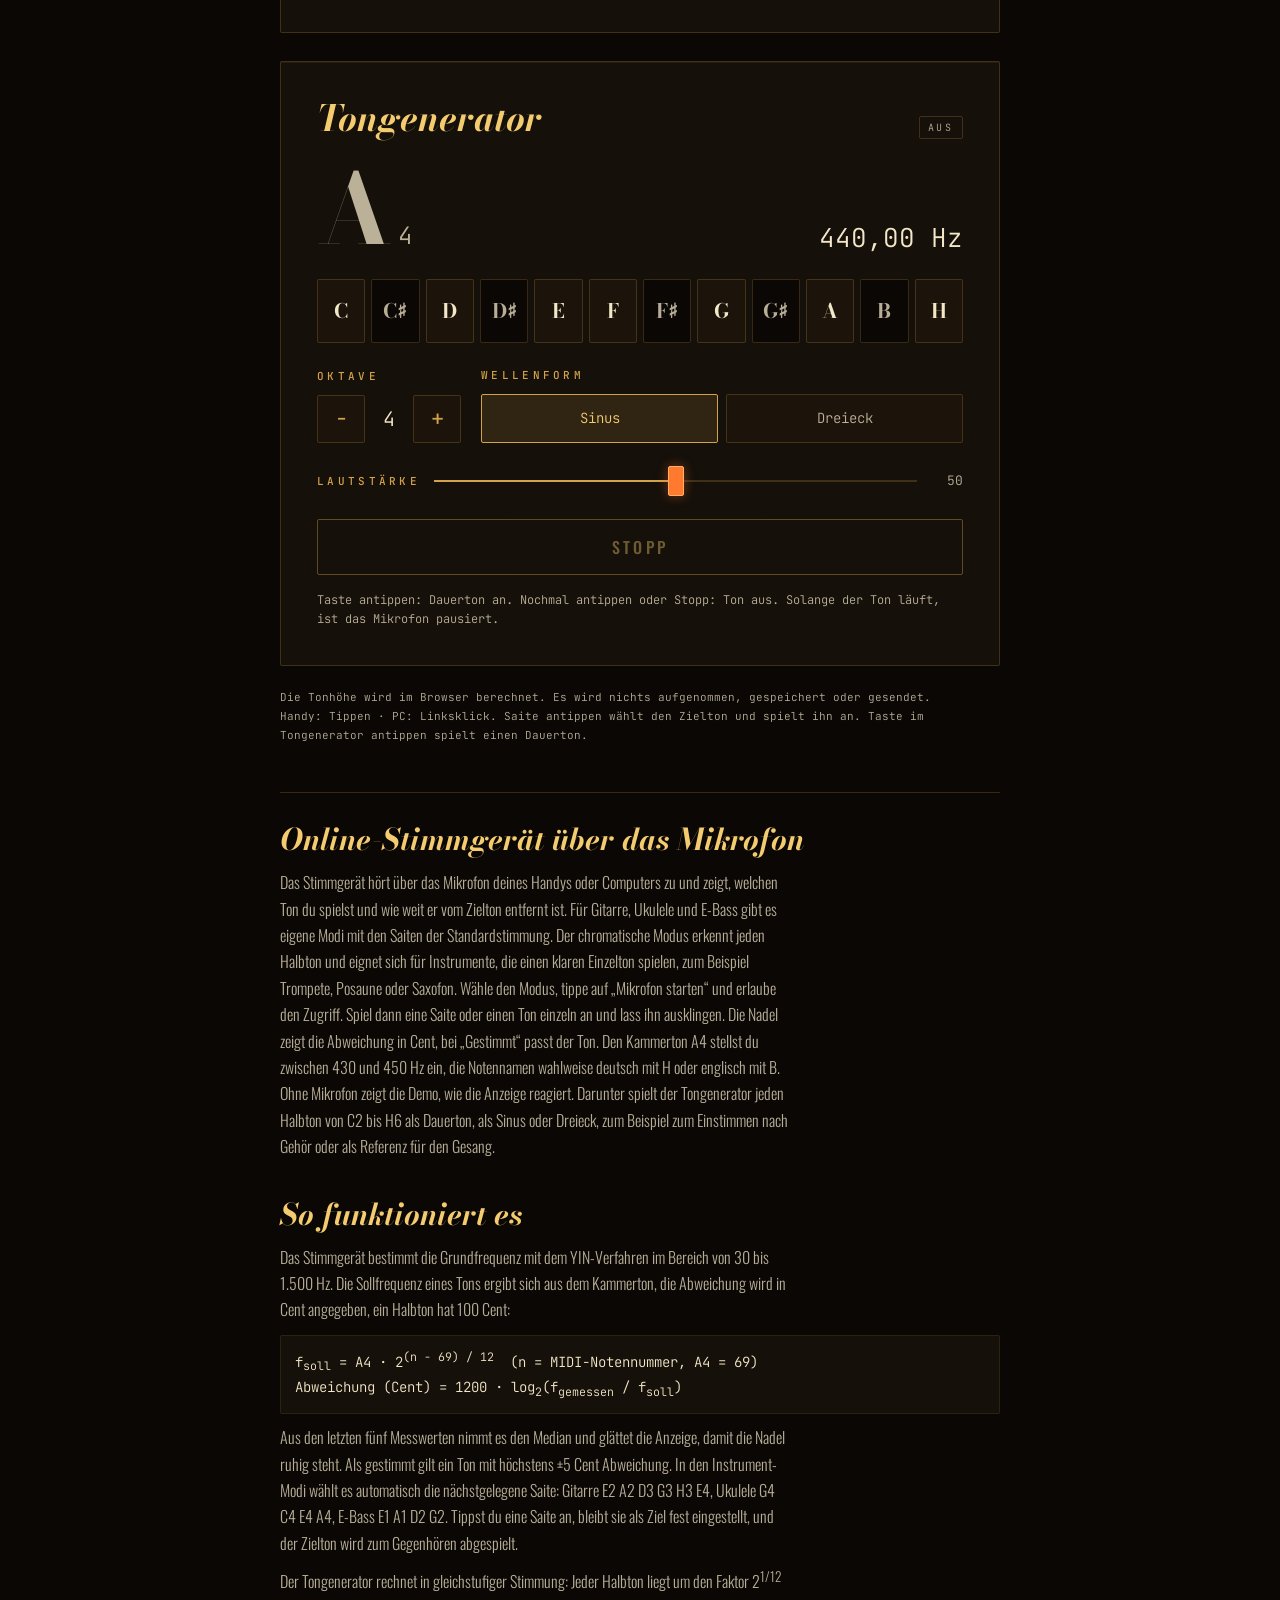
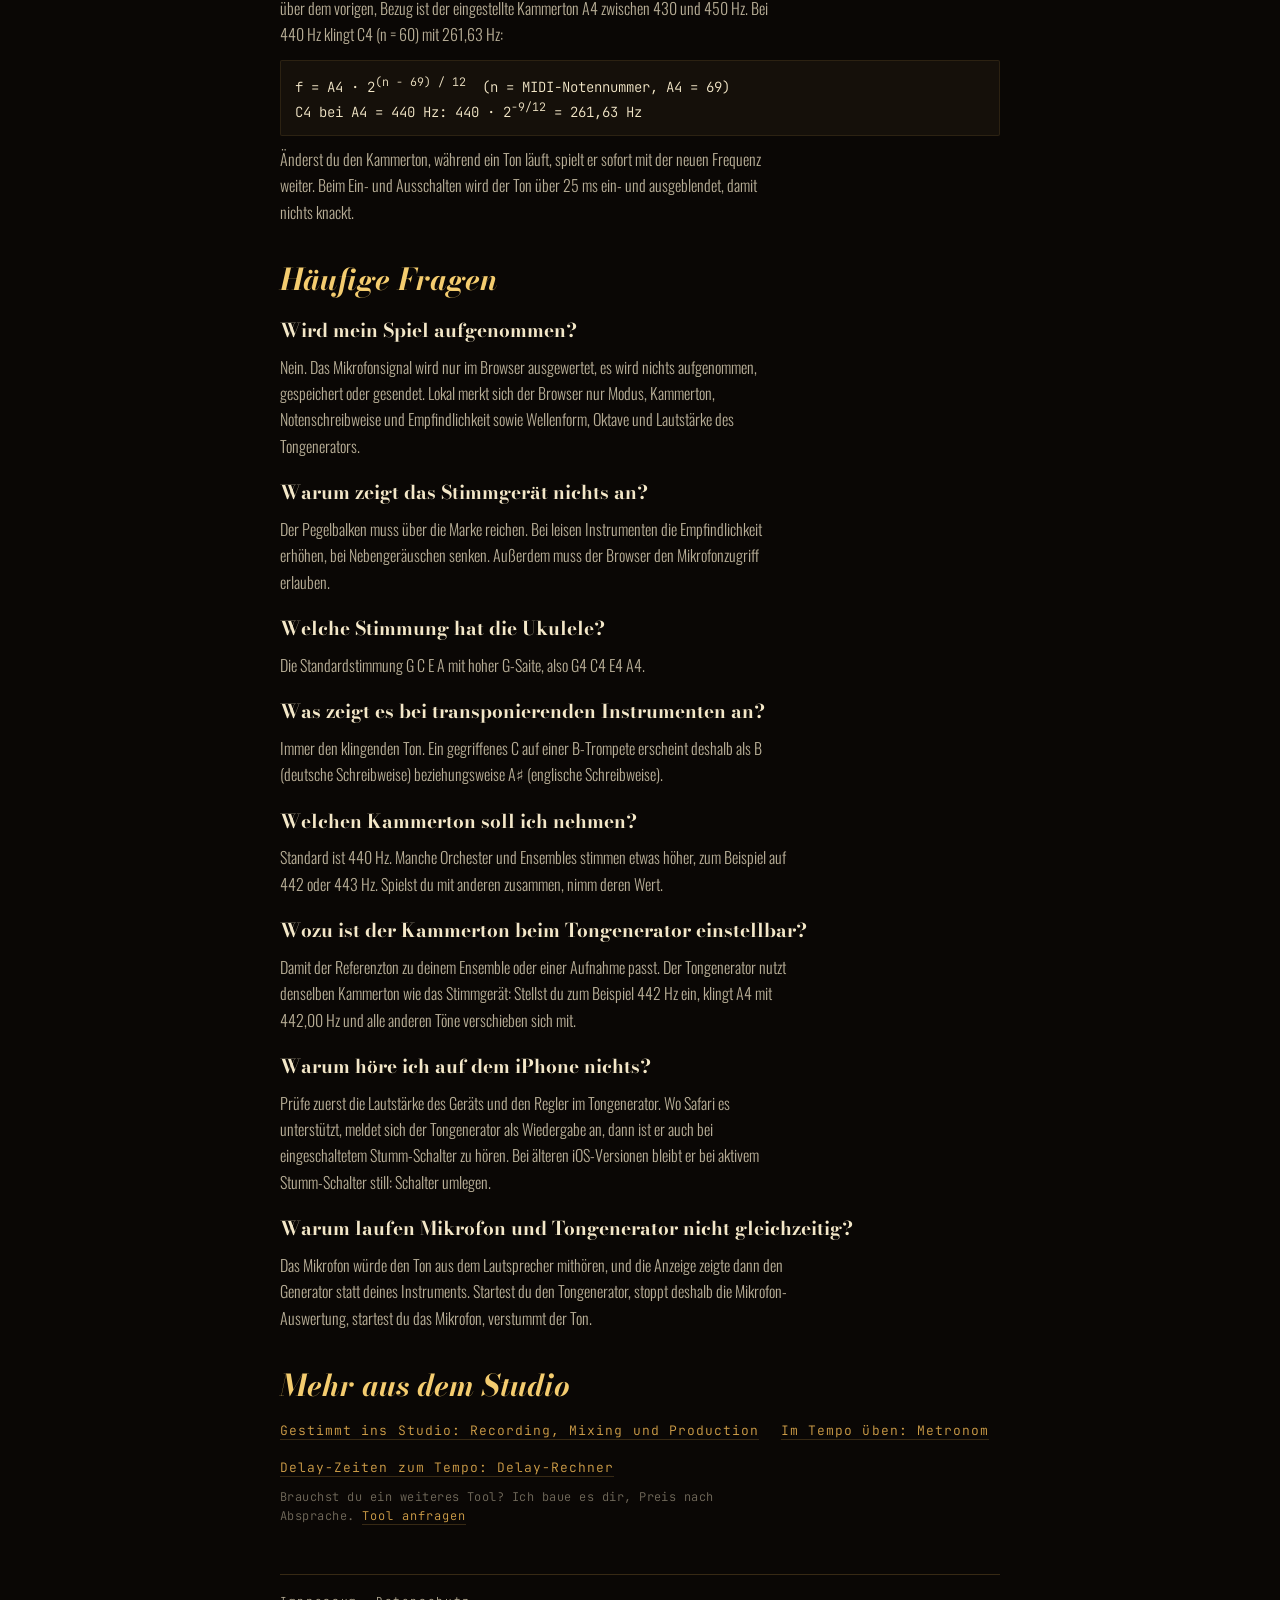
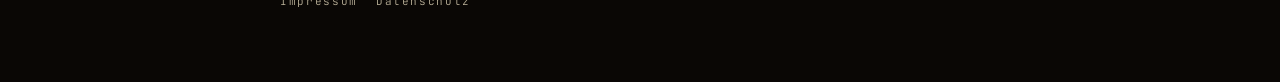
<file: tools/stimmgeraet.html>
<!doctype html>
<html lang="de">
<head>
<meta charset="UTF-8">
<meta name="viewport" content="width=device-width, initial-scale=1.0">
<title>Stimmgerät und Tongenerator – Gitarre, Bass | Solve Records</title>
<meta name="description" content="Online-Stimmgerät für Gitarre, Ukulele und E-Bass mit Tongenerator für alle Halbtöne. Kammerton A4 von 430 bis 450 Hz einstellbar. Im Browser.">
<link rel="canonical" href="https://solverecords.de/tools/stimmgeraet.html">

<!-- Open Graph / Social -->
<meta property="og:title" content="Stimmgerät und Tongenerator – Gitarre, Bass | Solve Records">
<meta property="og:description" content="Online-Stimmgerät für Gitarre, Ukulele und E-Bass mit Tongenerator für alle Halbtöne. Kammerton A4 von 430 bis 450 Hz einstellbar. Im Browser.">
<meta property="og:type" content="website">
<meta property="og:url" content="https://solverecords.de/tools/stimmgeraet.html">
<meta property="og:image" content="https://solverecords.de/assets/og/og-stimmgeraet.png">
<meta property="og:image:width" content="1200">
<meta property="og:image:height" content="630">
<meta property="og:locale" content="de_DE">
<meta property="og:site_name" content="Solve Records">
<meta name="twitter:card" content="summary_large_image">

<link rel="preconnect" href="https://fonts.googleapis.com">
<link rel="preconnect" href="https://fonts.gstatic.com" crossorigin>
<link rel="stylesheet" href="https://fonts.googleapis.com/css2?family=Bodoni+Moda:ital,opsz,wght@0,6..96,400..900;1,6..96,400..900&family=JetBrains+Mono:wght@400;500&family=Oswald:wght@300;400;500;600&display=swap">
<link rel="stylesheet" href="../subnav.css">
<link rel="stylesheet" href="tool-info.css">
<style>
  /* Layout: Instrumentenpaneel wie beim Metronom. Große Note in Messing, darunter die
     Cent-Skala mit Nadel, drei Lampen (tief, gestimmt, hoch), Saitenwahl und Kammerton.
     Farben, Schriften und Radius sind die Variablen aus styles.css der Studio-Seite. */
  :root {
    --bg: #0a0705;
    --bg-2: #15100a;
    --bg-3: #1c130a;
    --brass: #d4a24a;
    --brass-bright: #f4cc6f;
    --brass-deep: #8a5e1f;
    --brass-glow: #ffb347;
    --tube: #ff7a2e;
    --tube-glow: #ffb066;
    --cream: #f3e7c8;
    --cream-soft: rgba(243, 231, 200, 0.75);
    --cream-mute: rgba(243, 231, 200, 0.45);
    --line: rgba(212, 162, 74, 0.22);
    --line-soft: rgba(212, 162, 74, 0.12);
    --font-display: 'Bodoni Moda', 'Didot', 'Bodoni 72', serif;
    --font-sans: 'Oswald', 'Helvetica Neue', sans-serif;
    --font-mono: 'JetBrains Mono', 'Courier New', monospace;
    --radius: 2px;
    --pct: 50%;
    color-scheme: dark;
  }

  * { box-sizing: border-box; }

  body {
    background-color: var(--bg);
    background-image: radial-gradient(ellipse 70% 40% at 50% -5%, rgba(255, 122, 46, 0.10), transparent 70%);
    background-repeat: no-repeat;
    color: var(--cream);
    font-family: var(--font-sans);
    font-weight: 300;
    line-height: 1.5;
    padding-block: clamp(28px, 6vw, 64px);
    padding-left: max(16px, env(safe-area-inset-left, 0px));
    padding-right: max(16px, env(safe-area-inset-right, 0px));
    min-height: 100vh;
  }

  .wrap { max-width: 720px; margin: 0 auto; }

  .eyebrow {
    font-family: var(--font-mono);
    font-size: 11px;
    font-weight: 500;
    letter-spacing: 0.3em;
    text-transform: uppercase;
    color: var(--brass);
    margin: 0;
  }

  h1 {
    font-family: var(--font-display);
    font-style: italic;
    font-weight: 700;
    font-size: clamp(40px, 9vw, 64px);
    line-height: 1.05;
    color: var(--brass-bright);
    margin: 10px 0 0;
    text-wrap: balance;
  }

  .panel {
    margin-top: 28px;
    background: var(--bg-2);
    border: 1px solid var(--line);
    border-radius: var(--radius);
    padding: clamp(20px, 4vw, 36px);
    box-shadow: inset 0 1px 0 rgba(244, 204, 111, 0.07);
  }

  .block { margin-top: 28px; padding-top: 24px; border-top: 1px solid var(--line-soft); }

  /* Auswahlfelder */
  fieldset { border: 0; padding: 0; margin: 0; min-width: 0; }
  legend { padding: 0; margin-bottom: 12px; }
  .segs { display: flex; gap: 8px; }
  .segs.modes { display: grid; grid-template-columns: repeat(2, minmax(0, 1fr)); }
  .seg { position: relative; flex: 1 1 0; min-width: 0; }
  .seg input { position: absolute; opacity: 0; inset: 0; width: 100%; height: 100%; margin: 0; cursor: pointer; }
  .seg span {
    display: block; text-align: center;
    padding: 13px 4px;
    background: var(--bg-3);
    border: 1px solid var(--line);
    border-radius: var(--radius);
    font-family: var(--font-mono);
    font-size: 14px;
    color: var(--cream-soft);
  }
  .seg:hover span { border-color: var(--brass); }
  .seg input:checked + span { background: rgba(212, 162, 74, 0.14); border-color: var(--brass); color: var(--brass-bright); }
  .seg input:focus-visible + span { outline: 2px solid var(--brass-glow); outline-offset: 2px; }

  /* Anzeige */
  .readout { position: relative; margin-top: 28px; display: flex; flex-wrap: wrap; align-items: flex-end; justify-content: space-between; gap: 16px 28px; transition: opacity 150ms linear; }
  .readout.example .note-big, .readout.example .meta { opacity: 0.45; }
  .tag {
    position: absolute; top: 0; right: 0;
    font-family: var(--font-mono); font-size: 10px; letter-spacing: 0.28em; text-transform: uppercase;
    color: var(--tube-glow); border: 1px solid var(--tube); border-radius: var(--radius); padding: 3px 8px;
  }
  .note-line { display: flex; align-items: baseline; gap: 8px; min-width: 0; }
  .note-big {
    font-family: var(--font-display);
    font-weight: 700;
    font-size: clamp(88px, 26vw, 150px);
    line-height: 1;
    color: var(--cream);
    min-width: 1ch;
    font-variant-numeric: lining-nums;
    transition: color 120ms linear, text-shadow 120ms linear;
  }
  .note-big.ok { color: var(--brass-bright); text-shadow: 0 0 36px rgba(244, 204, 111, 0.45); }
  .oct { font-family: var(--font-mono); font-size: 24px; color: var(--cream-soft); min-width: 1ch; }

  .meta { display: grid; gap: 14px; margin: 0; min-width: 0; }
  .meta dt { font-family: var(--font-mono); font-size: 10px; letter-spacing: 0.28em; text-transform: uppercase; color: var(--brass); }
  .meta dd { margin: 2px 0 0; font-family: var(--font-mono); font-size: 18px; color: var(--cream); font-variant-numeric: tabular-nums; }
  #cents { font-size: 26px; }

  /* Cent-Skala */
  .gauge { position: relative; height: 72px; margin-top: 26px; border-bottom: 1px solid var(--line); }
  .gauge .tick { position: absolute; bottom: 0; width: 1px; height: 14px; background: var(--line); }
  .gauge .tick.major { height: 30px; background: var(--brass-deep); }
  .gauge .tick.zero { height: 52px; background: var(--brass); }
  .needle {
    position: absolute; bottom: 0; top: 0; left: 50%;
    width: 3px; margin-left: -1.5px;
    background: var(--tube);
    box-shadow: 0 0 14px rgba(255, 122, 46, 0.6);
    border-radius: var(--radius);
    opacity: 0.25;
    transition: left 160ms ease-out, opacity 150ms linear, background-color 120ms linear, box-shadow 120ms linear;
  }
  .needle.live { opacity: 1; }
  .needle.ok { background: var(--brass-bright); box-shadow: 0 0 18px rgba(244, 204, 111, 0.65); }
  .gscale { display: flex; justify-content: space-between; margin-top: 6px; font-family: var(--font-mono); font-size: 10px; color: var(--cream-soft); }

  /* Lampen */
  .lamps { display: grid; grid-template-columns: repeat(3, minmax(0, 1fr)); gap: 8px; margin-top: 20px; }
  .lamp { display: flex; flex-direction: column; gap: 6px; min-width: 0; }
  .lamp .bar {
    height: 14px; background: var(--bg-3); border: 1px solid var(--line); border-radius: var(--radius);
    transition: background-color 70ms linear, box-shadow 70ms linear, border-color 70ms linear;
  }
  .lamp .lbl { font-family: var(--font-mono); font-size: 10px; letter-spacing: 0.12em; text-transform: uppercase; color: var(--cream-soft); text-align: center; }
  .lamp.on .bar { background: var(--tube); border-color: var(--tube-glow); box-shadow: 0 0 18px rgba(255, 122, 46, 0.55); }
  .lamp.ok.on .bar { background: var(--brass-bright); border-color: var(--brass-bright); box-shadow: 0 0 22px rgba(244, 204, 111, 0.55); }

  .status { margin: 16px 0 0; font-family: var(--font-mono); font-size: 12px; line-height: 1.6; color: var(--cream-soft); min-height: 3em; }

  /* Eingangspegel und Empfindlichkeit */
  .level { position: relative; height: 10px; margin-top: 18px; background: var(--bg-3); border: 1px solid var(--line); border-radius: var(--radius); overflow: hidden; }
  .lvl-fill { position: absolute; top: 0; bottom: 0; left: 0; width: 0; background: var(--brass-deep); transition: width 60ms linear; }
  .lvl-fill.over { background: var(--tube); }
  .lvl-gate { position: absolute; top: 0; bottom: 0; left: 33.33%; width: 2px; background: var(--brass-bright); }
  .lvl-lbl { display: flex; justify-content: space-between; gap: 12px; margin-top: 6px; font-family: var(--font-mono); font-size: 10px; color: var(--cream-soft); }
  .sens { display: grid; grid-template-columns: auto minmax(0, 1fr) auto; align-items: center; gap: 14px; margin-top: 18px; }
  #sensTxt { font-family: var(--font-mono); font-size: 13px; color: var(--cream-soft); width: 4ch; text-align: right; font-variant-numeric: tabular-nums; }

  /* Saiten */
  .strings { display: flex; flex-wrap: wrap; gap: 8px; }
  .str {
    flex: 1 1 56px; min-width: 56px; min-height: 64px;
    background: var(--bg-3); color: var(--cream); border: 1px solid var(--line); border-radius: var(--radius);
    display: flex; align-items: baseline; justify-content: center; gap: 3px;
    cursor: pointer; touch-action: manipulation; -webkit-tap-highlight-color: transparent;
    font-family: var(--font-display); font-weight: 700; font-size: 28px;
  }
  .str small { font-family: var(--font-mono); font-size: 12px; font-weight: 400; color: var(--cream-soft); }
  .str:hover { border-color: var(--brass); }
  .str.detected { border-color: var(--brass); color: var(--brass-bright); }
  .str.locked { background: rgba(255, 122, 46, 0.14); border-color: var(--tube); color: var(--tube-glow); }
  .str:focus-visible, .btn:focus-visible, .step:focus-visible, .reset:focus-visible { outline: 2px solid var(--brass-glow); outline-offset: 3px; }
  .note { margin: 12px 0 0; font-size: 14px; color: var(--cream-soft); max-width: 62ch; }

  /* Bedienung */
  .actions { display: grid; grid-template-columns: 1fr 1fr; gap: 12px; }
  .btn {
    min-height: 84px; border-radius: var(--radius);
    font-family: var(--font-sans); font-weight: 500; font-size: 17px; letter-spacing: 0.2em; text-transform: uppercase;
    cursor: pointer;
    display: flex; flex-direction: column; align-items: center; justify-content: center; gap: 6px;
    touch-action: manipulation; -webkit-tap-highlight-color: transparent; user-select: none; -webkit-user-select: none;
    transition: background-color 120ms linear, color 120ms linear, border-color 120ms linear;
  }
  .btn small { font-family: var(--font-mono); font-size: 10px; font-weight: 400; letter-spacing: 0.12em; line-height: 1.4; text-align: center; padding-inline: 8px; opacity: 0.85; text-transform: none; }
  #mic { background: var(--brass); color: var(--bg); border: 1px solid var(--brass-bright); }
  #mic:hover { background: var(--brass-bright); }
  #mic.running { background: transparent; color: var(--brass-bright); border-color: var(--brass); }
  #mic.running:hover { background: rgba(212, 162, 74, 0.12); }
  #demo { background: transparent; color: var(--tube-glow); border: 1px solid var(--tube); }
  #demo:hover { background: rgba(255, 122, 46, 0.10); }
  #demo.running { background: var(--tube); color: var(--bg); border-color: var(--tube-glow); }

  /* Kammerton */
  .refrow { display: flex; flex-wrap: wrap; align-items: flex-end; justify-content: space-between; gap: 12px 20px; margin-bottom: 14px; }
  .ref-line { display: flex; align-items: baseline; gap: 10px; }
  .ref-num {
    font-family: var(--font-display); font-weight: 700; font-size: 48px; line-height: 1;
    color: var(--brass-bright); background: transparent; border: 0; border-bottom: 1px solid var(--line); border-radius: 0;
    width: 4.6ch; padding: 0 0 4px; margin: 0; font-variant-numeric: lining-nums tabular-nums;
    -moz-appearance: textfield; appearance: textfield;
  }
  .ref-num::-webkit-outer-spin-button, .ref-num::-webkit-inner-spin-button { -webkit-appearance: none; margin: 0; }
  .ref-num:focus-visible { outline: 2px solid var(--brass-glow); outline-offset: 6px; }
  .unit { font-family: var(--font-mono); font-size: 13px; letter-spacing: 0.3em; color: var(--cream-soft); }
  .reset {
    background: var(--bg-3); color: var(--brass); border: 1px solid var(--line); border-radius: var(--radius);
    font-family: var(--font-mono); font-size: 12px; letter-spacing: 0.12em; padding: 12px 16px; cursor: pointer; touch-action: manipulation;
  }
  .reset:hover { border-color: var(--brass); color: var(--brass-bright); }

  .adjust { display: grid; grid-template-columns: auto minmax(0, 1fr) auto; align-items: center; gap: 14px; }
  .step {
    width: 48px; height: 48px; background: var(--bg-3); color: var(--brass); border: 1px solid var(--line); border-radius: var(--radius);
    font-family: var(--font-mono); font-size: 22px; line-height: 1; cursor: pointer; touch-action: manipulation;
  }
  .step:hover { border-color: var(--brass); color: var(--brass-bright); }
  .step:active { background: rgba(212, 162, 74, 0.16); }

  input[type="range"] { -webkit-appearance: none; appearance: none; width: 100%; height: 32px; margin: 0; background: transparent; cursor: pointer; touch-action: pan-y; }
  input[type="range"]::-webkit-slider-runnable-track { height: 2px; background: linear-gradient(to right, var(--brass) var(--pct), var(--line) var(--pct)); }
  input[type="range"]::-webkit-slider-thumb {
    -webkit-appearance: none; appearance: none; width: 16px; height: 30px; margin-top: -14px;
    background: var(--tube); border: 1px solid var(--tube-glow); border-radius: var(--radius); box-shadow: 0 0 12px rgba(255, 122, 46, 0.4);
  }
  input[type="range"]::-moz-range-track { height: 2px; background: var(--line); }
  input[type="range"]::-moz-range-progress { height: 2px; background: var(--brass); }
  input[type="range"]::-moz-range-thumb { width: 14px; height: 28px; background: var(--tube); border: 1px solid var(--tube-glow); border-radius: var(--radius); }
  input[type="range"]:focus-visible { outline: 2px solid var(--brass-glow); outline-offset: 2px; }

  .scale { display: flex; justify-content: space-between; margin: 2px 62px 0; font-family: var(--font-mono); font-size: 10px; color: var(--cream-soft); }

  .foot { margin: 22px 0 0; font-family: var(--font-mono); font-size: 11px; line-height: 1.7; color: var(--cream-soft); }

  /* Tongenerator: eigenes Paneel unter dem Stimmgerät, gleiche Bausteine (.seg, .step, Regler) */
  .gen-head { display: flex; flex-wrap: wrap; align-items: baseline; justify-content: space-between; gap: 8px 20px; }
  .gen-title {
    margin: 0; font-family: var(--font-display); font-style: italic; font-weight: 700;
    font-size: clamp(28px, 6vw, 36px); line-height: 1.1; color: var(--brass-bright);
  }
  .gen-state { font-family: var(--font-mono); font-size: 10px; letter-spacing: 0.28em; text-transform: uppercase; color: var(--cream-soft); border: 1px solid var(--line); border-radius: var(--radius); padding: 3px 8px; }
  .gen-state.on { color: var(--tube-glow); border-color: var(--tube); }
  .gen-readout { display: flex; flex-wrap: wrap; align-items: flex-end; justify-content: space-between; gap: 12px 24px; margin-top: 22px; }
  .gen-note { display: flex; align-items: baseline; gap: 6px; }
  .gen-note .note-big { font-size: clamp(64px, 18vw, 96px); color: var(--cream-soft); }
  .gen-note.on .note-big { color: var(--brass-bright); text-shadow: 0 0 30px rgba(244, 204, 111, 0.4); }
  .gen-hz { font-family: var(--font-mono); font-size: 26px; color: var(--cream); font-variant-numeric: tabular-nums; }
  .gen-oct { display: grid; grid-template-columns: auto auto auto; align-items: center; gap: 12px; }
  .gen-oct-val { font-family: var(--font-mono); font-size: 20px; color: var(--cream); min-width: 2ch; text-align: center; font-variant-numeric: tabular-nums; }
  .gen-vol-txt { font-family: var(--font-mono); font-size: 13px; color: var(--cream-soft); width: 4ch; text-align: right; font-variant-numeric: tabular-nums; }
  .step:disabled { opacity: 0.35; cursor: default; border-color: var(--line); color: var(--brass); }

  .keys { display: grid; grid-template-columns: repeat(6, minmax(0, 1fr)); gap: 6px; margin-top: 22px; }
  .key {
    min-width: 0; min-height: 56px; padding: 0;
    background: var(--bg-3); color: var(--cream); border: 1px solid var(--line); border-radius: var(--radius);
    font-family: var(--font-display); font-weight: 700; font-size: 22px; line-height: 1;
    cursor: pointer; touch-action: manipulation; -webkit-tap-highlight-color: transparent; user-select: none; -webkit-user-select: none;
    transition: background-color 120ms linear, border-color 120ms linear, color 120ms linear;
  }
  .key.sharp { background: var(--bg); color: var(--cream-soft); }
  .key:hover { border-color: var(--brass); }
  .key[aria-pressed="true"] { background: rgba(255, 122, 46, 0.16); border-color: var(--tube); color: var(--tube-glow); }
  .key:focus-visible, .gen-stop:focus-visible { outline: 2px solid var(--brass-glow); outline-offset: 3px; }

  .gen-ctrl { display: grid; gap: 22px; margin-top: 24px; }
  .gen-stop {
    min-height: 56px; background: transparent; color: var(--brass-bright); border: 1px solid var(--brass); border-radius: var(--radius);
    font-family: var(--font-sans); font-weight: 500; font-size: 16px; letter-spacing: 0.2em; text-transform: uppercase;
    cursor: pointer; touch-action: manipulation; -webkit-tap-highlight-color: transparent;
  }
  .gen-stop:hover:not(:disabled) { background: rgba(212, 162, 74, 0.12); }
  .gen-stop:disabled { opacity: 0.4; cursor: default; }

  @media (min-width: 560px) {
    .segs.modes { grid-template-columns: repeat(4, minmax(0, 1fr)); }
  }
  @media (min-width: 720px) {
    .keys { grid-template-columns: repeat(12, minmax(0, 1fr)); gap: 6px; }
    .key { min-height: 64px; font-size: 20px; }
  }
  @media (max-width: 460px) {
    .btn { font-size: 15px; letter-spacing: 0.14em; }
    .step { width: 44px; height: 44px; }
    .scale { margin-inline: 58px; }
  }
  @media (prefers-reduced-motion: reduce) {
    .needle, .lamp .bar, .btn, .readout, .note-big { transition: none; }
  }


  /* Footer: Impressum / Datenschutz, klein in Mono, Hover/Fokus wie die Rücklinks */
  .legal { margin: 48px auto 0; padding-top: 18px; border-top: 1px solid var(--line); }
  .legal-links { display: flex; flex-wrap: wrap; gap: 6px 18px; font-family: var(--font-mono); font-size: 11px; letter-spacing: 0.15em; }
  .legal-links a { color: var(--cream-soft); text-decoration: none; }
  .legal-links a:hover, .legal-links a:focus-visible { color: var(--brass-bright); }
  .legal-links a:focus-visible { outline: 2px solid var(--brass-glow); outline-offset: 3px; }
</style>
<script type="application/ld+json">
{
  "@context": "https://schema.org",
  "@graph": [
    {
      "@type": "WebApplication",
      "name": "Stimmgerät und Tongenerator",
      "url": "https://solverecords.de/tools/stimmgeraet.html",
      "description": "Online-Stimmgerät für Gitarre, Ukulele und E-Bass mit Tongenerator für alle Halbtöne. Kammerton A4 von 430 bis 450 Hz einstellbar. Im Browser.",
      "applicationCategory": "MultimediaApplication",
      "operatingSystem": "Any",
      "browserRequirements": "Moderner Browser mit JavaScript und Web Audio",
      "isAccessibleForFree": true,
      "inLanguage": "de",
      "offers": {
        "@type": "Offer",
        "price": "0",
        "priceCurrency": "EUR"
      },
      "publisher": {
        "@type": "LocalBusiness",
        "@id": "https://solverecords.de/#studio",
        "name": "Solve Records",
        "url": "https://solverecords.de/"
      }
    },
    {
      "@type": "BreadcrumbList",
      "itemListElement": [
        {
          "@type": "ListItem",
          "position": 1,
          "name": "Startseite",
          "item": "https://solverecords.de/"
        },
        {
          "@type": "ListItem",
          "position": 2,
          "name": "Tools",
          "item": "https://solverecords.de/tools/"
        },
        {
          "@type": "ListItem",
          "position": 3,
          "name": "Stimmgerät und Tongenerator",
          "item": "https://solverecords.de/tools/stimmgeraet.html"
        }
      ]
    }
  ]
}
</script>
</head>
<body>

<main class="wrap">
  <header>
    <nav class="subnav subnav--tight" aria-label="Zurück">
      <a href="./">← Tools</a>
      <a href="../">Startseite</a>
    </nav>
    <p class="eyebrow">Solve Records</p>
    <h1>Stimmgerät</h1>
  </header>

  <section class="panel" aria-label="Stimmgerät">
    <fieldset>
      <legend class="eyebrow">Modus</legend>
      <div class="segs modes">
        <label class="seg"><input type="radio" name="mode" value="chrom" checked><span>Chromatisch</span></label>
        <label class="seg"><input type="radio" name="mode" value="gitarre"><span>Gitarre</span></label>
        <label class="seg"><input type="radio" name="mode" value="ukulele"><span>Ukulele</span></label>
        <label class="seg"><input type="radio" name="mode" value="bass"><span>E-Bass</span></label>
      </div>
    </fieldset>

    <div class="readout example" id="readout">
      <span class="tag" id="tag">Beispiel</span>
      <div class="note-line" role="status" aria-label="Erkannte Note">
        <span class="note-big" id="noteBig">A</span><span class="oct" id="oct">4</span>
      </div>
      <dl class="meta">
        <div><dt>Abweichung</dt><dd id="cents">−8 Cent</dd></div>
        <div><dt>Gemessen</dt><dd id="freq">438,1 Hz</dd></div>
        <div><dt>Soll</dt><dd id="soll">440,0 Hz</dd></div>
      </dl>
    </div>

    <div class="gauge" id="gauge" aria-hidden="true"><div class="needle" id="needle"></div></div>
    <div class="gscale" aria-hidden="true"><span>−50</span><span>0 Cent</span><span>+50</span></div>

    <div class="lamps" aria-hidden="true">
      <div class="lamp" id="lampLow"><span class="bar"></span><span class="lbl">Zu tief ♭</span></div>
      <div class="lamp ok" id="lampOk"><span class="bar"></span><span class="lbl">Gestimmt</span></div>
      <div class="lamp" id="lampHigh"><span class="bar"></span><span class="lbl">Zu hoch ♯</span></div>
    </div>

    <p class="status" id="status" aria-live="polite">Beispielanzeige. Starte das Mikrofon, dann siehst du hier, was du spielst.</p>

    <div class="block">
      <div class="actions">
        <button class="btn" id="mic" type="button">Mikrofon starten<small>Wird nur lokal ausgewertet</small></button>
        <button class="btn" id="demo" type="button">Demo<small>Beispielsignal ohne Mikrofon</small></button>
      </div>
      <div class="level" aria-hidden="true"><span class="lvl-fill" id="lvlFill"></span><span class="lvl-gate"></span></div>
      <div class="lvl-lbl" aria-hidden="true"><span>Eingangspegel</span><span>Marke: ab hier wird ausgewertet</span></div>
      <div class="sens">
        <label class="eyebrow" for="sens">Empfindlichkeit</label>
        <input id="sens" type="range" min="0" max="100" step="1" value="65" aria-label="Mikrofon-Empfindlichkeit">
        <span id="sensTxt">×13</span>
      </div>
      <p class="note">Reicht der Pegelbalken über die Marke, wird das Signal ausgewertet. Bei einer leisen Akustikgitarre die Empfindlichkeit erhöhen, bei Nebengeräuschen senken.</p>
    </div>

    <div class="block">
      <p class="eyebrow" id="strLabel" style="margin-bottom:12px">Saiten</p>
      <div class="strings" id="strings" role="group" aria-labelledby="strLabel"></div>
      <p class="note" id="strNote"></p>
    </div>

    <div class="block">
      <div class="refrow">
        <div>
          <label class="eyebrow" for="refNum">Kammerton A4</label>
          <div class="ref-line">
            <input id="refNum" class="ref-num" type="number" inputmode="decimal" min="430" max="450" step="0.1" value="440">
            <span class="unit">Hz</span>
          </div>
        </div>
        <button class="reset" id="refReset" type="button">Zurück auf 440</button>
      </div>
      <div class="adjust">
        <button class="step" id="refMinus" type="button" aria-label="Kammerton um 1 Hz senken">−</button>
        <input id="refRange" type="range" min="430" max="450" step="1" value="440" aria-label="Kammerton A4 in Hertz">
        <button class="step" id="refPlus" type="button" aria-label="Kammerton um 1 Hz erhöhen">+</button>
      </div>
      <div class="scale" aria-hidden="true"><span>430</span><span>440</span><span>450</span></div>
    </div>

    <div class="block">
      <fieldset>
        <legend class="eyebrow">Notenschreibweise</legend>
        <div class="segs">
          <label class="seg"><input type="radio" name="notation" value="DE" checked><span>Deutsch (H)</span></label>
          <label class="seg"><input type="radio" name="notation" value="EN"><span>Englisch (B)</span></label>
        </div>
      </fieldset>
    </div>
  </section>

  <section class="panel" aria-labelledby="gen-title">
    <div class="gen-head">
      <h2 class="gen-title" id="gen-title">Tongenerator</h2>
      <span class="gen-state" id="genState">Aus</span>
    </div>

    <div class="gen-readout">
      <div class="gen-note" id="genNote" role="status" aria-label="Gewählter Ton">
        <span class="note-big" id="genName">A</span><span class="oct" id="genOctTxt">4</span>
      </div>
      <span class="gen-hz" id="genHz">440,00 Hz</span>
    </div>

    <div class="keys" id="keys" role="group" aria-label="Töne der gewählten Oktave"></div>

    <div class="gen-ctrl">
      <div class="refrow" style="margin-bottom:0">
        <div>
          <p class="eyebrow" id="genOctLabel" style="margin-bottom:10px">Oktave</p>
          <div class="gen-oct" role="group" aria-labelledby="genOctLabel">
            <button class="step" id="octMinus" type="button" aria-label="Eine Oktave tiefer">−</button>
            <span class="gen-oct-val" id="octVal" aria-live="polite">4</span>
            <button class="step" id="octPlus" type="button" aria-label="Eine Oktave höher">+</button>
          </div>
        </div>
        <fieldset style="flex:1 1 220px">
          <legend class="eyebrow" style="margin-bottom:10px">Wellenform</legend>
          <div class="segs">
            <label class="seg"><input type="radio" name="wave" value="sine" checked><span>Sinus</span></label>
            <label class="seg"><input type="radio" name="wave" value="triangle"><span>Dreieck</span></label>
          </div>
        </fieldset>
      </div>

      <div class="sens" style="margin-top:0">
        <label class="eyebrow" for="genVol">Lautstärke</label>
        <input id="genVol" type="range" min="0" max="100" step="1" value="50" aria-label="Lautstärke des Tongenerators">
        <span id="genVolTxt" class="gen-vol-txt">50</span>
      </div>

      <button class="gen-stop" id="genStop" type="button" disabled>Stopp</button>
    </div>

    <p class="status" id="genStatus" aria-live="polite">Taste antippen: Dauerton an. Nochmal antippen oder Stopp: Ton aus. Solange der Ton läuft, ist das Mikrofon pausiert.</p>
  </section>

  <p class="foot">Die Tonhöhe wird im Browser berechnet. Es wird nichts aufgenommen, gespeichert oder gesendet.<br>Handy: Tippen · PC: Linksklick. Saite antippen wählt den Zielton und spielt ihn an. Taste im Tongenerator antippen spielt einen Dauerton.</p>

  <div class="tool-info">
    <section aria-labelledby="info-was">
      <h2 id="info-was">Online-Stimmgerät über das Mikrofon</h2>
      <p>Das Stimmgerät hört über das Mikrofon deines Handys oder Computers zu und zeigt, welchen Ton du spielst und wie weit er vom Zielton entfernt ist. Für Gitarre, Ukulele und E-Bass gibt es eigene Modi mit den Saiten der Standardstimmung. Der chromatische Modus erkennt jeden Halbton und eignet sich für Instrumente, die einen klaren Einzelton spielen, zum Beispiel Trompete, Posaune oder Saxofon. Wähle den Modus, tippe auf „Mikrofon starten“ und erlaube den Zugriff. Spiel dann eine Saite oder einen Ton einzeln an und lass ihn ausklingen. Die Nadel zeigt die Abweichung in Cent, bei „Gestimmt“ passt der Ton. Den Kammerton A4 stellst du zwischen 430 und 450 Hz ein, die Notennamen wahlweise deutsch mit H oder englisch mit B. Ohne Mikrofon zeigt die Demo, wie die Anzeige reagiert. Darunter spielt der Tongenerator jeden Halbton von C2 bis H6 als Dauerton, als Sinus oder Dreieck, zum Beispiel zum Einstimmen nach Gehör oder als Referenz für den Gesang.</p>
    </section>

    <section aria-labelledby="info-wie">
      <h2 id="info-wie">So funktioniert es</h2>
      <p>Das Stimmgerät bestimmt die Grundfrequenz mit dem YIN-Verfahren im Bereich von 30 bis 1.500 Hz. Die Sollfrequenz eines Tons ergibt sich aus dem Kammerton, die Abweichung wird in Cent angegeben, ein Halbton hat 100 Cent:</p>
      <code class="formula">f<sub>soll</sub> = A4 · 2<sup>(n − 69) / 12</sup> &nbsp;(n = MIDI-Notennummer, A4 = 69)<br>Abweichung (Cent) = 1200 · log<sub>2</sub>(f<sub>gemessen</sub> / f<sub>soll</sub>)</code>
      <p>Aus den letzten fünf Messwerten nimmt es den Median und glättet die Anzeige, damit die Nadel ruhig steht. Als gestimmt gilt ein Ton mit höchstens ±5 Cent Abweichung. In den Instrument-Modi wählt es automatisch die nächstgelegene Saite: Gitarre E2 A2 D3 G3 H3 E4, Ukulele G4 C4 E4 A4, E-Bass E1 A1 D2 G2. Tippst du eine Saite an, bleibt sie als Ziel fest eingestellt, und der Zielton wird zum Gegenhören abgespielt.</p>
      <p>Der Tongenerator rechnet in gleichstufiger Stimmung: Jeder Halbton liegt um den Faktor 2<sup>1/12</sup> über dem vorigen, Bezug ist der eingestellte Kammerton A4 zwischen 430 und 450 Hz. Bei 440 Hz klingt C4 (n = 60) mit 261,63 Hz:</p>
      <code class="formula">f = A4 · 2<sup>(n − 69) / 12</sup> &nbsp;(n = MIDI-Notennummer, A4 = 69)<br>C4 bei A4 = 440 Hz: 440 · 2<sup>−9/12</sup> = 261,63 Hz</code>
      <p>Änderst du den Kammerton, während ein Ton läuft, spielt er sofort mit der neuen Frequenz weiter. Beim Ein- und Ausschalten wird der Ton über 25 ms ein- und ausgeblendet, damit nichts knackt.</p>
    </section>

    <section aria-labelledby="info-faq">
      <h2 id="info-faq">Häufige Fragen</h2>
      <h3>Wird mein Spiel aufgenommen?</h3>
      <p>Nein. Das Mikrofonsignal wird nur im Browser ausgewertet, es wird nichts aufgenommen, gespeichert oder gesendet. Lokal merkt sich der Browser nur Modus, Kammerton, Notenschreibweise und Empfindlichkeit sowie Wellenform, Oktave und Lautstärke des Tongenerators.</p>
      <h3>Warum zeigt das Stimmgerät nichts an?</h3>
      <p>Der Pegelbalken muss über die Marke reichen. Bei leisen Instrumenten die Empfindlichkeit erhöhen, bei Nebengeräuschen senken. Außerdem muss der Browser den Mikrofonzugriff erlauben.</p>
      <h3>Welche Stimmung hat die Ukulele?</h3>
      <p>Die Standardstimmung G C E A mit hoher G-Saite, also G4 C4 E4 A4.</p>
      <h3>Was zeigt es bei transponierenden Instrumenten an?</h3>
      <p>Immer den klingenden Ton. Ein gegriffenes C auf einer B-Trompete erscheint deshalb als B (deutsche Schreibweise) beziehungsweise A♯ (englische Schreibweise).</p>
      <h3>Welchen Kammerton soll ich nehmen?</h3>
      <p>Standard ist 440 Hz. Manche Orchester und Ensembles stimmen etwas höher, zum Beispiel auf 442 oder 443 Hz. Spielst du mit anderen zusammen, nimm deren Wert.</p>
      <h3>Wozu ist der Kammerton beim Tongenerator einstellbar?</h3>
      <p>Damit der Referenzton zu deinem Ensemble oder einer Aufnahme passt. Der Tongenerator nutzt denselben Kammerton wie das Stimmgerät: Stellst du zum Beispiel 442 Hz ein, klingt A4 mit 442,00 Hz und alle anderen Töne verschieben sich mit.</p>
      <h3>Warum höre ich auf dem iPhone nichts?</h3>
      <p>Prüfe zuerst die Lautstärke des Geräts und den Regler im Tongenerator. Wo Safari es unterstützt, meldet sich der Tongenerator als Wiedergabe an, dann ist er auch bei eingeschaltetem Stumm-Schalter zu hören. Bei älteren iOS-Versionen bleibt er bei aktivem Stumm-Schalter still: Schalter umlegen.</p>
      <!-- PRÜFEN: Ab welcher iOS-/Safari-Version navigator.audioSession unterstützt wird und ob type = "playback" den Stumm-Schalter tatsächlich übergeht, auf einem echten iPhone testen. -->
      <h3>Warum laufen Mikrofon und Tongenerator nicht gleichzeitig?</h3>
      <p>Das Mikrofon würde den Ton aus dem Lautsprecher mithören, und die Anzeige zeigte dann den Generator statt deines Instruments. Startest du den Tongenerator, stoppt deshalb die Mikrofon-Auswertung, startest du das Mikrofon, verstummt der Ton.</p>
    </section>

    <section class="tool-more" aria-labelledby="info-mehr">
      <h2 id="info-mehr">Mehr aus dem Studio</h2>
      <ul>
        <li><a href="../services/recording-mixing-production/">Gestimmt ins Studio: Recording, Mixing und Production</a></li>
        <li><a href="metronom.html">Im Tempo üben: Metronom</a></li>
        <li><a href="delay-rechner.html">Delay-Zeiten zum Tempo: Delay-Rechner</a></li>
        <li class="tool-req">Brauchst du ein weiteres Tool? Ich baue es dir, Preis nach Absprache. <a href="../#kontakt">Tool anfragen</a></li>
      </ul>
    </section>
  </div>
</main>

<footer class="wrap legal">
  <nav class="legal-links" aria-label="Rechtliches">
    <a href="../impressum/">Impressum</a>
    <a href="../datenschutz/">Datenschutz</a>
  </nav>
</footer>

<script>
(function () {
  'use strict';

  var REF_MIN = 430, REF_MAX = 450;
  var NAMES = {
    DE: ['C', 'C♯', 'D', 'D♯', 'E', 'F', 'F♯', 'G', 'G♯', 'A', 'B', 'H'],
    EN: ['C', 'C♯', 'D', 'D♯', 'E', 'F', 'F♯', 'G', 'G♯', 'A', 'A♯', 'B']
  };
  // MIDI-Nummern: E2 = 40, A4 = 69
  var INSTR = {
    chrom:   { strings: null },
    gitarre: { strings: [40, 45, 50, 55, 59, 64] },
    ukulele: { strings: [67, 60, 64, 69] },
    bass:    { strings: [28, 33, 38, 43] }
  };
  var IN_TUNE = 5;       // Cent
  var HOLD_MS = 1500;     // so lange bleibt die letzte Anzeige ohne Signal stehen

  // YIN-START
  function yin(buf, sr, minF, maxF, gate) {
    var THR = 0.15;
    var n = buf.length, W = n >> 1, i, j, tau;
    var e = 0;
    for (i = 0; i < n; i++) e += buf[i] * buf[i];
    if (Math.sqrt(e / n) < (typeof gate === 'number' ? gate : 0.006)) return null;
    var tauMax = Math.min(W, Math.floor(sr / minF));
    var tauMin = Math.max(2, Math.floor(sr / maxF));
    var d = new Float32Array(tauMax + 1);
    for (tau = 1; tau <= tauMax; tau++) {
      var s = 0;
      for (j = 0; j < W; j++) { var x = buf[j] - buf[j + tau]; s += x * x; }
      d[tau] = s;
    }
    var run = 0;
    d[0] = 1;
    for (tau = 1; tau <= tauMax; tau++) {
      run += d[tau];
      d[tau] = run > 0 ? d[tau] * tau / run : 1;
    }
    var est = -1;
    for (tau = tauMin; tau < tauMax; tau++) {
      if (d[tau] < THR) {
        while (tau + 1 < tauMax && d[tau + 1] < d[tau]) tau++;
        est = tau;
        break;
      }
    }
    if (est < 0) {
      var minV = 1;
      for (tau = tauMin; tau < tauMax; tau++) { if (d[tau] < minV) { minV = d[tau]; est = tau; } }
      if (est < 0 || minV > 0.3) return null;
    }
    var better = est;
    if (est > 1 && est < tauMax) {
      var s0 = d[est - 1], s1 = d[est], s2 = d[est + 1];
      var den = s0 - 2 * s1 + s2;
      if (den > 0) better = est + 0.5 * (s0 - s2) / den;
    }
    return { f: sr / better, clarity: 1 - d[est] };
  }
  // YIN-END

  var $ = function (id) { return document.getElementById(id); };
  var readout = $('readout'), tagEl = $('tag'), noteEl = $('noteBig'), octEl = $('oct');
  var centsEl = $('cents'), freqEl = $('freq'), sollEl = $('soll');
  var needle = $('needle'), gauge = $('gauge');
  var lampLow = $('lampLow'), lampOk = $('lampOk'), lampHigh = $('lampHigh');
  var statusEl = $('status'), micBtn = $('mic'), demoBtn = $('demo');
  var stringsEl = $('strings'), strNote = $('strNote'), strLabel = $('strLabel');
  var refNum = $('refNum'), refRange = $('refRange');
  var sensEl = $('sens'), sensTxt = $('sensTxt'), lvlFill = $('lvlFill');
  var modeRadios = document.querySelectorAll('input[name="mode"]');
  var notRadios = document.querySelectorAll('input[name="notation"]');

  var mode = 'chrom', notation = 'DE', ref = 440, locked = -1, sens = 65;
  var source = null;            // null | 'mic' | 'demo'
  var lastSeen = 0, hist = [], smCents = 0, smTarget = null, lastIdx = -1;
  var outl = 0, lastRender = 0, tuned = false;
  // Tongenerator: Wellenform, Oktave (2 bis 6), Lautstärke (0 bis 100)
  var GEN_OCT_MIN = 2, GEN_OCT_MAX = 6, GEN_VOL_START_MAX = 60;
  var gWave = 'sine', gOct = 4, gVol = 50;

  // Einstellungen merken, falls der Browser es zulässt
  var KEY = 'solve-records-stimmgeraet';
  try {
    var saved = JSON.parse(localStorage.getItem(KEY) || 'null');
    if (saved) {
      if (INSTR[saved.mode]) mode = saved.mode;
      if (saved.notation === 'DE' || saved.notation === 'EN') notation = saved.notation;
      if (typeof saved.ref === 'number') ref = Math.min(REF_MAX, Math.max(REF_MIN, Math.round(saved.ref * 10) / 10));
      if (typeof saved.sens === 'number') sens = Math.min(100, Math.max(0, Math.round(saved.sens)));
      if (saved.gWave === 'sine' || saved.gWave === 'triangle') gWave = saved.gWave;
      if (typeof saved.gOct === 'number') gOct = Math.min(GEN_OCT_MAX, Math.max(GEN_OCT_MIN, Math.round(saved.gOct)));
      // Schutz vor zu lautem Start: gespeicherte Lautstärke höchstens 60
      if (typeof saved.gVol === 'number') gVol = Math.min(GEN_VOL_START_MAX, Math.max(0, Math.round(saved.gVol)));
    }
  } catch (e) {}
  function save() {
    try { localStorage.setItem(KEY, JSON.stringify({ mode: mode, notation: notation, ref: ref, sens: sens, gWave: gWave, gOct: gOct, gVol: gVol })); } catch (e) {}
  }

  function fmt(x, dec) { return x.toFixed(dec).replace('.', ','); }
  function midiToFreq(m) { return ref * Math.pow(2, (m - 69) / 12); }
  function noteName(m) { return NAMES[notation][((m % 12) + 12) % 12]; }
  function noteOct(m) { return Math.floor(m / 12) - 1; }
  function strings() { return INSTR[mode].strings; }

  // ---------- Anzeige ----------
  function setLamps(state) {   // 'low' | 'ok' | 'high' | null
    lampLow.classList.toggle('on', state === 'low');
    lampOk.classList.toggle('on', state === 'ok');
    lampHigh.classList.toggle('on', state === 'high');
  }

  function setStatus(t) { statusEl.textContent = t; }

  function renderReading(f, target, cents, example) {
    readout.classList.toggle('example', !!example);
    tagEl.hidden = !example;
    if (f === null) {
      tuned = false;
      noteEl.textContent = '–';
      noteEl.classList.remove('ok');
      octEl.textContent = '';
      centsEl.textContent = '– Cent';
      freqEl.textContent = '– Hz';
      sollEl.textContent = '– Hz';
      needle.classList.remove('live', 'ok');
      needle.style.left = '50%';
      setLamps(null);
      return;
    }
    var ac = Math.abs(cents);
    tuned = example ? false : (tuned ? ac <= IN_TUNE + 3 : ac <= IN_TUNE);
    var ok = tuned;
    noteEl.textContent = noteName(target);
    noteEl.classList.toggle('ok', ok && !example);
    octEl.textContent = noteOct(target);
    var c = Math.round(cents);
    centsEl.textContent = (c > 0 ? '+' : c < 0 ? '−' : '±') + Math.abs(c) + ' Cent';
    freqEl.textContent = fmt(f, 1) + ' Hz';
    sollEl.textContent = fmt(midiToFreq(target), 2) + ' Hz';
    var pos = Math.max(-50, Math.min(50, cents));
    needle.style.left = (50 + pos) + '%';
    needle.classList.toggle('live', !example);
    needle.classList.toggle('ok', ok && !example);
    setLamps(ok ? 'ok' : cents < 0 ? 'low' : 'high');
    if (!example) {
      setStatus(ok ? 'Gestimmt.' : cents < 0
        ? (strings() ? 'Zu tief. Saite spannen.' : 'Zu tief.')
        : (strings() ? 'Zu hoch. Saite lockern.' : 'Zu hoch.'));
    }
  }

  function showExample() {
    var s = strings();
    var target = s ? s[0] : 69;
    var cents = -8;
    var f = midiToFreq(target) * Math.pow(2, cents / 1200);
    renderReading(f, target, cents, true);
    setStatus('Beispielanzeige. Starte das Mikrofon oder die Demo, dann siehst du hier, was gespielt wird.');
    markDetected(-1);
  }

  function markDetected(idx) {
    lastIdx = idx;
    var btns = stringsEl.querySelectorAll('.str');
    for (var i = 0; i < btns.length; i++) {
      btns[i].classList.toggle('detected', i === idx);
      btns[i].classList.toggle('locked', i === locked);
      btns[i].setAttribute('aria-pressed', i === locked ? 'true' : 'false');
    }
  }

  // Ein gemessener Wert wird ausgewertet und angezeigt.
  function show(f) {
    if (f === null) {
      hist = []; smTarget = null;
      renderReading(null);
      markDetected(-1);
      setStatus(source ? 'Spiel einen Ton an.' : '');
      return;
    }
    hist.push(69 + 12 * Math.log2(f / ref));
    if (hist.length > 5) hist.shift();
    var sorted = hist.slice().sort(function (a, b) { return a - b; });
    var midiF = sorted[Math.floor(sorted.length / 2)];

    var s = strings(), target, idx = -1;
    if (!s) {
      target = Math.round(midiF);
    } else if (locked >= 0) {
      idx = locked; target = s[idx];
    } else {
      var best = 1e9;
      for (var i = 0; i < s.length; i++) {
        var dd = Math.abs(midiF - s[i]);
        if (dd < best) { best = dd; idx = i; }
      }
      target = s[idx];
    }
    var cents = (midiF - target) * 100;
    if (smTarget !== target) { smCents = cents; smTarget = target; outl = 0; }
    else if (Math.abs(cents - smCents) > 35 && outl < 3) { outl++; }   // einzelne Ausreißer ignorieren
    else { outl = 0; smCents += 0.22 * (cents - smCents); }

    var nowT = performance.now();
    if (nowT - lastRender < 100) return;   // Anzeige ruhig halten
    lastRender = nowT;
    renderReading(midiToFreq(target) * Math.pow(2, smCents / 1200), target, smCents, false);
    markDetected(idx);
  }

  // ---------- Saiten ----------
  function buildStrings() {
    var s = strings();
    stringsEl.innerHTML = '';
    if (!s) {
      strLabel.textContent = 'Referenzton';
      var b = document.createElement('button');
      b.type = 'button'; b.className = 'str';
      b.innerHTML = noteName(69) + '<small>4</small>';
      b.setAttribute('aria-label', 'Kammerton A4 anspielen');
      b.addEventListener('click', function () { playTone(midiToFreq(69)); });
      stringsEl.appendChild(b);
      strNote.textContent = 'Spielt den Kammerton A4 an, zum Beispiel zum Gegenhören.';
      return;
    }
    strLabel.textContent = 'Saiten';
    s.forEach(function (m, i) {
      var b = document.createElement('button');
      b.type = 'button'; b.className = 'str';
      b.innerHTML = noteName(m) + '<small>' + noteOct(m) + '</small>';
      b.setAttribute('aria-label', 'Saite ' + noteName(m) + noteOct(m));
      b.addEventListener('click', function () {
        if (locked === i) { locked = -1; smTarget = null; markDetected(lastIdx); return; }
        locked = i; smTarget = null;
        markDetected(lastIdx);
        playTone(midiToFreq(m));
        if (!source) { renderExampleFor(m); }
      });
      stringsEl.appendChild(b);
    });
    strNote.textContent = 'Saite antippen: wählt den Zielton und spielt ihn an. Nochmal antippen: zurück auf automatische Erkennung.';
    markDetected(lastIdx);
  }

  function renderExampleFor(m) {
    var cents = -8;
    renderReading(midiToFreq(m) * Math.pow(2, cents / 1200), m, cents, true);
  }

  // ---------- Audio ----------
  var ctx = null, analyser = null, buf = null, mute = null, inGain = null;
  var micStream = null, micSrc = null, demoOsc = null, demoGain = null, demoT0 = 0, timer = null;

  function ensureCtx() {
    if (!ctx) {
      var AC = window.AudioContext || window.webkitAudioContext;
      if (!AC) throw new Error('Kein Web Audio');
      ctx = new AC();
      analyser = ctx.createAnalyser();
      analyser.fftSize = 4096;
      analyser.smoothingTimeConstant = 0;
      buf = new Float32Array(analyser.fftSize);
      inGain = ctx.createGain();      // Eingangsverstärkung, einstellbar über die Empfindlichkeit
      inGain.gain.value = sensGain();
      inGain.connect(analyser);
      mute = ctx.createGain();
      mute.gain.value = 0;       // verhindert Rückkopplung, hält die Verarbeitung aber am Laufen
      analyser.connect(mute);
      mute.connect(ctx.destination);
    }
    if (ctx.state === 'suspended') ctx.resume();
  }

  function playTone(freq) {
    try {
      ensureCtx();
      var t = ctx.currentTime;
      var o = ctx.createOscillator(), g = ctx.createGain();
      o.type = 'triangle';
      o.frequency.setValueAtTime(freq, t);
      g.gain.setValueAtTime(0.0001, t);
      g.gain.exponentialRampToValueAtTime(0.4, t + 0.03);
      g.gain.setValueAtTime(0.4, t + 1.5);
      g.gain.exponentialRampToValueAtTime(0.0001, t + 1.9);
      o.connect(g);
      g.connect(ctx.destination);
      o.start(t);
      o.stop(t + 2);
    } catch (e) {
      setStatus('Ton konnte nicht abgespielt werden.');
    }
  }

  function setRunning(kind) {
    source = kind;
    micBtn.classList.toggle('running', kind === 'mic');
    demoBtn.classList.toggle('running', kind === 'demo');
    micBtn.firstChild.nodeValue = kind === 'mic' ? 'Mikrofon stoppen' : 'Mikrofon starten';
    demoBtn.firstChild.nodeValue = kind === 'demo' ? 'Demo stoppen' : 'Demo';
  }

  function stopSource() {
    if (timer) { clearInterval(timer); timer = null; }
    if (micSrc) { try { micSrc.disconnect(); } catch (e) {} micSrc = null; }
    if (micStream) { micStream.getTracks().forEach(function (t) { t.stop(); }); micStream = null; }
    if (demoOsc) { try { demoOsc.stop(); demoOsc.disconnect(); } catch (e) {} demoOsc = null; }
    setRunning(null);
    hist = []; smTarget = null; lvl = 0;
    lvlFill.style.width = '0%';
    showExample();
  }

  function startLoop() {
    lastSeen = performance.now();
    timer = setInterval(analyze, 50);
  }

  function startMic() {
    try { ensureCtx(); } catch (e) { setStatus('Dieser Browser unterstützt keine Audio-Auswertung.'); return; }
    var md = navigator.mediaDevices;
    if (!md || !md.getUserMedia) { micFailed(); return; }
    setStatus('Warte auf die Mikrofon-Freigabe …');
    md.getUserMedia({ audio: { echoCancellation: false, noiseSuppression: false, autoGainControl: false } })
      .then(function (stream) {
        stopSource();
        micStream = stream;
        micSrc = ctx.createMediaStreamSource(stream);
        micSrc.connect(inGain);
        setRunning('mic');
        show(null);
        startLoop();
      })
      .catch(micFailed);
  }

  function micFailed() {
    setStatus('Kein Mikrofonzugriff. Erlaube das Mikrofon in deinem Browser. In der Vorschau hier im Chat ist es gesperrt, auf der Seite selbst funktioniert es. Probiere solange die Demo.');
  }

  // Demo: ein erzeugtes Sägezahnsignal läuft durch dieselbe Erkennung wie das Mikrofon.
  function demoNotes() { return strings() || [57, 64, 60, 69]; }
  function startDemo() {
    try { ensureCtx(); } catch (e) { setStatus('Dieser Browser unterstützt keine Audio-Auswertung.'); return; }
    stopSource();
    demoOsc = ctx.createOscillator();
    demoGain = ctx.createGain();
    demoGain.gain.value = 0.05;
    demoOsc.type = 'sawtooth';
    demoOsc.connect(demoGain);
    demoGain.connect(inGain);
    demoT0 = ctx.currentTime;
    demoStep();
    demoOsc.start();
    setRunning('demo');
    show(null);
    startLoop();
    setStatus('Demo läuft: ein Beispielsignal, das langsam um den Zielton pendelt.');
  }
  function demoStep() {
    var t = ctx.currentTime - demoT0;
    var notes = demoNotes();
    var n = notes[Math.floor(t / 6) % notes.length];
    var detune = 35 * Math.sin(2 * Math.PI * t / 6);
    demoOsc.frequency.setValueAtTime(midiToFreq(n) * Math.pow(2, detune / 1200), ctx.currentTime);
  }

  var GATE = 0.01;    // Mindestpegel nach der Verstärkung, entspricht der Marke im Pegelbalken
  var lvl = 0;
  function setLevel(rms) {
    var pos = Math.max(0, Math.min(1, (20 * Math.log10(Math.max(rms, 1e-5)) + 60) / 60));
    lvl = pos > lvl ? pos : lvl * 0.85 + pos * 0.15;
    lvlFill.style.width = (lvl * 100) + '%';
    lvlFill.classList.toggle('over', rms >= GATE);
  }

  function analyze() {
    if (!source) return;
    if (source === 'demo') demoStep();
    analyser.getFloatTimeDomainData(buf);
    var e = 0;
    for (var q = 0; q < buf.length; q++) e += buf[q] * buf[q];
    var rms = Math.sqrt(e / buf.length);
    setLevel(rms);
    var r = rms >= GATE ? yin(buf, ctx.sampleRate, 30, 1500, GATE) : null;
    var now = performance.now();
    if (r && r.clarity > 0.7) {
      lastSeen = now;
      show(r.f);
    } else if (now - lastSeen > HOLD_MS) {
      show(null);
    }
  }

  // ---------- Empfindlichkeit ----------
  function sensGain() { return Math.pow(10, sens / 100 * 1.7); }   // 0 bis 100 ergibt Faktor 1 bis 50
  function setSens(v) {
    if (isNaN(v)) return;
    sens = Math.min(100, Math.max(0, Math.round(v)));
    sensEl.value = sens;
    sensEl.style.setProperty('--pct', sens + '%');
    sensTxt.textContent = '×' + Math.round(sensGain());
    if (inGain) inGain.gain.value = sensGain();
    save();
  }

  // ---------- Kammerton ----------
  function setRef(v, skipInput) {
    if (isNaN(v)) return;
    ref = Math.min(REF_MAX, Math.max(REF_MIN, Math.round(v * 10) / 10));
    if (!skipInput) refNum.value = ref;
    refRange.value = Math.round(ref);
    refRange.style.setProperty('--pct', ((ref - REF_MIN) / (REF_MAX - REF_MIN) * 100) + '%');
    smTarget = null;
    if (!source) {
      var s = strings();
      var m = s ? s[locked >= 0 ? locked : 0] : 69;
      renderExampleFor(m);
    }
    genRetune();
    save();
  }

  // ---------- Modus und Schreibweise ----------
  function setMode(key) {
    mode = key;
    locked = -1; smTarget = null; hist = [];
    for (var i = 0; i < modeRadios.length; i++) modeRadios[i].checked = modeRadios[i].value === key;
    buildStrings();
    if (!source) showExample();
    save();
  }
  function setNotation(key) {
    notation = key;
    for (var i = 0; i < notRadios.length; i++) notRadios[i].checked = notRadios[i].value === key;
    buildStrings();
    buildKeys();
    if (!source) showExample();
    save();
  }

  // ---------- Ereignisse ----------
  // Mikrofon/Demo und Tongenerator schließen sich aus: Start der Analyse stoppt den Generator.
  micBtn.addEventListener('click', function () { if (source === 'mic') { stopSource(); } else { genStop(); startMic(); } });
  demoBtn.addEventListener('click', function () { if (source === 'demo') { stopSource(); } else { genStop(); startDemo(); } });

  for (var i = 0; i < modeRadios.length; i++) {
    modeRadios[i].addEventListener('change', function (e) { if (e.target.checked) setMode(e.target.value); });
  }
  for (var k = 0; k < notRadios.length; k++) {
    notRadios[k].addEventListener('change', function (e) { if (e.target.checked) setNotation(e.target.value); });
  }

  refNum.addEventListener('input', function () {
    var v = parseFloat(refNum.value);
    if (!isNaN(v) && v >= REF_MIN && v <= REF_MAX) setRef(v, true);
  });
  refNum.addEventListener('change', function () {
    var v = parseFloat(refNum.value);
    setRef(isNaN(v) ? ref : v);
  });
  refNum.addEventListener('keydown', function (e) { if (e.key === 'Enter') refNum.blur(); });
  refRange.addEventListener('input', function () { setRef(parseFloat(refRange.value)); });
  $('refMinus').addEventListener('click', function () { setRef(ref - 1); });
  $('refPlus').addEventListener('click', function () { setRef(ref + 1); });
  $('refReset').addEventListener('click', function () { setRef(440); });
  sensEl.addEventListener('input', function () { setSens(parseInt(sensEl.value, 10)); });

  // Skala-Striche
  for (var t = -50; t <= 50; t += 10) {
    var tick = document.createElement('span');
    tick.className = 'tick' + (t === 0 ? ' zero' : (t % 50 === 0 ? ' major' : ''));
    tick.style.left = (50 + t) + '%';
    gauge.insertBefore(tick, needle);
  }

  // ---------- Tongenerator ----------
  // Dauerton über OscillatorNode + GainNode. Frequenz aus midiToFreq(), also aus dem
  // eingestellten Kammerton. Läuft der Generator, ist die Mikrofon-/Demo-Analyse gestoppt.
  var GEN_GAIN_MAX = 0.3;      // Spitzenpegel bei Lautstärke 100 (ca. −10 dBFS)
  var GEN_RAMP = 0.025;        // s, Ein-/Ausblenden gegen Knacken
  var keysEl = $('keys'), genNote = $('genNote'), genName = $('genName'), genOctTxt = $('genOctTxt');
  var genHz = $('genHz'), genState = $('genState'), genStatus = $('genStatus'), genStopBtn = $('genStop');
  var octVal = $('octVal'), octMinus = $('octMinus'), octPlus = $('octPlus');
  var genVolEl = $('genVol'), genVolTxt = $('genVolTxt');
  var waveRadios = document.querySelectorAll('input[name="wave"]');
  var gPc = 9;                 // Tonklasse 0 bis 11 (C bis H), Start: A
  var gOn = false, genOsc = null, genGain = null;
  var GEN_HINT = 'Taste antippen: Dauerton an. Nochmal antippen oder Stopp: Ton aus. Solange der Ton läuft, ist das Mikrofon pausiert.';

  function genMidi() { return (gOct + 1) * 12 + gPc; }
  function genLevel() { var v = gVol / 100; return GEN_GAIN_MAX * v * v; }
  function genLabel(m) { return noteName(m) + noteOct(m) + ' ' + fmt(midiToFreq(m), 2) + ' Hz'; }

  function buildKeys() {
    keysEl.innerHTML = '';
    for (var pc = 0; pc < 12; pc++) {
      var b = document.createElement('button');
      b.type = 'button';
      b.className = 'key' + ([1, 3, 6, 8, 10].indexOf(pc) >= 0 ? ' sharp' : '');
      b.setAttribute('data-pc', pc);
      b.addEventListener('click', onKey);
      keysEl.appendChild(b);
    }
    renderGen();
  }

  function renderGen() {
    var m = genMidi();
    genName.textContent = noteName(m);
    genOctTxt.textContent = noteOct(m);
    genHz.textContent = fmt(midiToFreq(m), 2) + ' Hz';
    genNote.classList.toggle('on', gOn);
    genState.textContent = gOn ? 'Spielt' : 'Aus';
    genState.classList.toggle('on', gOn);
    genStopBtn.disabled = !gOn;
    octVal.textContent = gOct;
    octMinus.disabled = gOct <= GEN_OCT_MIN;
    octPlus.disabled = gOct >= GEN_OCT_MAX;
    var btns = keysEl.querySelectorAll('.key');
    for (var i = 0; i < btns.length; i++) {
      var km = (gOct + 1) * 12 + i;
      btns[i].textContent = noteName(km);
      btns[i].setAttribute('aria-label', genLabel(km));
      btns[i].setAttribute('aria-pressed', gOn && i === gPc ? 'true' : 'false');
    }
  }

  function genStart() {
    try { ensureCtx(); } catch (e) { genStatus.textContent = 'Dieser Browser unterstützt keine Audio-Wiedergabe.'; return; }
    // iOS Safari: als Wiedergabe anmelden, damit der Stumm-Schalter den Ton nicht verschluckt
    try { if (navigator.audioSession) navigator.audioSession.type = 'playback'; } catch (e) {}
    if (source) {
      stopSource();
      setStatus('Tongenerator läuft, Mikrofon pausiert. Zum Stimmen das Mikrofon wieder starten.');
    }
    var t = ctx.currentTime;
    genOsc = ctx.createOscillator();
    genGain = ctx.createGain();
    genOsc.type = gWave;
    genOsc.frequency.setValueAtTime(midiToFreq(genMidi()), t);
    genGain.gain.setValueAtTime(0, t);
    genGain.gain.linearRampToValueAtTime(genLevel(), t + GEN_RAMP);
    genOsc.connect(genGain);
    genGain.connect(ctx.destination);
    genOsc.start(t);
    gOn = true;
    genStatus.textContent = 'Dauerton läuft. Mikrofon und Demo sind pausiert, solange der Ton läuft.';
    renderGen();
  }

  function genStop() {
    if (!gOn) return;
    var o = genOsc, g = genGain, t = ctx.currentTime;
    g.gain.cancelScheduledValues(t);
    g.gain.setValueAtTime(g.gain.value, t);
    g.gain.linearRampToValueAtTime(0, t + GEN_RAMP);
    o.stop(t + GEN_RAMP + 0.01);
    o.onended = function () { try { o.disconnect(); g.disconnect(); } catch (e) {} };
    genOsc = null; genGain = null; gOn = false;
    try { if (navigator.audioSession) navigator.audioSession.type = 'auto'; } catch (e) {}
    genStatus.textContent = GEN_HINT;
    renderGen();
  }

  // Laufenden Ton auf die aktuelle Note und den aktuellen Kammerton setzen (ohne Neustart)
  function genRetune() {
    if (gOn && genOsc) genOsc.frequency.setValueAtTime(midiToFreq(genMidi()), ctx.currentTime);
    renderGen();
  }

  function onKey(e) {
    var pc = parseInt(e.currentTarget.getAttribute('data-pc'), 10);
    if (gOn && pc === gPc) { genStop(); return; }
    gPc = pc;
    if (gOn) genRetune(); else genStart();
  }

  function setGenOct(v) {
    gOct = Math.min(GEN_OCT_MAX, Math.max(GEN_OCT_MIN, v));
    genRetune();
    save();
  }

  function setGenWave(w) {
    gWave = w;
    for (var i = 0; i < waveRadios.length; i++) waveRadios[i].checked = waveRadios[i].value === w;
    if (genOsc) genOsc.type = w;
    save();
  }

  function setGenVol(v) {
    if (isNaN(v)) return;
    gVol = Math.min(100, Math.max(0, Math.round(v)));
    genVolEl.value = gVol;
    genVolEl.style.setProperty('--pct', gVol + '%');
    genVolTxt.textContent = gVol;
    if (genGain) genGain.gain.setTargetAtTime(genLevel(), ctx.currentTime, 0.015);
    save();
  }

  octMinus.addEventListener('click', function () { setGenOct(gOct - 1); });
  octPlus.addEventListener('click', function () { setGenOct(gOct + 1); });
  genStopBtn.addEventListener('click', genStop);
  genVolEl.addEventListener('input', function () { setGenVol(parseInt(genVolEl.value, 10)); });
  for (var w = 0; w < waveRadios.length; w++) {
    waveRadios[w].addEventListener('change', function (e) { if (e.target.checked) setGenWave(e.target.value); });
  }

  // Start
  buildKeys();
  setGenWave(gWave);
  setGenVol(gVol);
  setMode(mode);
  setNotation(notation);
  setRef(ref);
  setSens(sens);
})();
</script>
</body>
</html>
</file>
<file: subnav.css>
/* ============================================================
   UNTERSEITEN-NAVIGATION (Rücklinks „← Services“, „← Tools“, „Startseite“)
   Einzige Quelle für die Leiste. Größen = 80 % der vorherigen Werte (2026-11-11). Geladen von allen Unterseiten
   (services/*, raumakustik/, tools/*, impressum/, datenschutz/).
   Farben, Schriften und Radius kommen aus den :root-Variablen der Seite.
   ============================================================ */

.subnav {
  display: flex;
  flex-wrap: nowrap;
  gap: 8px;
  margin: 0 0 clamp(24px, 4vw, 36px);
  padding: 0;
}

/* Tools-Seiten (tools/index.html + tools/*.html): Inhalt startet näher am Button */
.subnav.subnav--tight {
  margin-bottom: clamp(14px, 1.4vw, 20px);
}

.subnav a {
  display: inline-flex;
  align-items: center;
  min-height: 35.2px; /* Desktop; Mobil min. 40px, siehe unten */
  padding: 0 12.8px;
  font-family: var(--font-mono);
  font-size: 0.8rem;
  font-weight: 500;
  line-height: 1;
  letter-spacing: 0.2em;
  text-transform: uppercase;
  white-space: nowrap;
  color: var(--cream);
  text-decoration: none;
  border: 1px solid var(--brass-deep);
  border-radius: var(--radius);
  transition: color 150ms linear, border-color 150ms linear;
}

.subnav a:hover {
  color: var(--brass-bright);
  border-color: var(--brass-bright);
}

.subnav a:focus-visible {
  color: var(--brass-bright);
  border-color: var(--brass-bright);
  outline: 2px solid var(--brass-bright);
  outline-offset: 2.4px;
}

/* Mobil (Touch): Klickhöhe nicht unter 40px */
@media (max-width: 900px) {
  .subnav a {
    min-height: 40px;
  }
}

@media (max-width: 480px) {
  .subnav a {
    font-size: 0.72rem;
    padding: 0 9.6px;
  }
}

@media (prefers-reduced-motion: reduce) {
  .subnav a { transition: none; }
}
</file>
<file: styles.css>
/* ============================================================
   SOLVE RECORDS — STYLESHEET
   Brass-tones · Tube glow · Bodoni typography
   ============================================================ */

:root {
  /* ===== FARBEN (vom Logo abgeleitet) ===== */
  --bg: #0a0705;
  --bg-2: #15100a;
  --bg-3: #1c130a;

  --brass: #d4a24a;
  --brass-bright: #f4cc6f;
  --brass-deep: #8a5e1f;
  --brass-glow: #ffb347;

  --tube: #ff7a2e;
  --tube-glow: #ffb066;

  --cream: #f3e7c8;
  --cream-soft: rgba(243, 231, 200, 0.75);
  --cream-mute: rgba(243, 231, 200, 0.45);

  --line: rgba(212, 162, 74, 0.22);
  --line-soft: rgba(212, 162, 74, 0.12);

  /* ===== TYPOGRAPHY ===== */
  --font-display: 'Bodoni Moda', 'Didot', 'Bodoni 72', serif;
  --font-sans: 'Oswald', 'Helvetica Neue', sans-serif;
  --font-mono: 'JetBrains Mono', 'Courier New', monospace;

  /* ===== SPACING ===== */
  --max-width: 1280px;
  --gutter: clamp(20px, 5vw, 60px);
  --section-pad: clamp(80px, 12vw, 160px);

  /* ===== ANKER-OFFSET =====
     --header-h = Höhe der fixen .nav im gescrollten (kleineren) Zustand, gemessen.
     Einziger Offset-Mechanismus: html { scroll-padding-top } unten; script.js nutzt scrollIntoView. */
  --header-h: 60px;
  --anchor-gap: 12px;

  /* ===== EFFECTS ===== */
  --transition-base: 350ms cubic-bezier(0.4, 0, 0.2, 1);
  --transition-slow: 700ms cubic-bezier(0.4, 0, 0.2, 1);

  --radius: 2px;
}

/* Mobil (Burger-Menü): Header gleich hoch, weniger Luft */
@media (max-width: 900px) {
  :root {
    --header-h: 60px;
    --anchor-gap: 10px;
  }
}

/* ===== RESET ===== */
*, *::before, *::after {
  margin: 0;
  padding: 0;
  box-sizing: border-box;
}

/* Kein scroll-behavior: smooth hier: sonst animiert der Browser auch den
   Hash-Sprung beim Laden (z. B. ../#services) zu einer Zielposition, die
   veraltet, sobald Webfonts nachladen. Smooth-Scroll für Klicks macht script.js. */
html {
  scroll-padding-top: calc(var(--header-h) + var(--anchor-gap));
  -webkit-text-size-adjust: 100%;
}

body {
  font-family: var(--font-sans);
  font-weight: 300;
  line-height: 1.6;
  color: var(--cream);
  background: var(--bg);
  background-image:
    radial-gradient(ellipse at 20% 0%, rgba(255, 122, 46, 0.06), transparent 55%),
    radial-gradient(ellipse at 80% 100%, rgba(212, 162, 74, 0.05), transparent 55%),
    linear-gradient(180deg, var(--bg) 0%, var(--bg-2) 100%);
  background-attachment: fixed;
  min-height: 100vh;
  overflow-x: hidden;
  position: relative;
}

img, svg {
  max-width: 100%;
  display: block;
}

/* Nur für Screenreader und Suchmaschinen sichtbar (z. B. H1 der Startseite, deren Hero-Titel ein Logo ist) */
.sr-only {
  position: absolute;
  width: 1px;
  height: 1px;
  padding: 0;
  margin: -1px;
  overflow: hidden;
  clip: rect(0, 0, 0, 0);
  white-space: nowrap;
  border: 0;
}

a {
  color: inherit;
  text-decoration: none;
  transition: color var(--transition-base);
}

button {
  font-family: inherit;
  cursor: pointer;
  border: none;
  background: none;
  color: inherit;
}

input, select, textarea {
  font-family: inherit;
  font-size: inherit;
  color: inherit;
}

/* ===== FILMKORN OVERLAY ===== */
.grain {
  position: fixed;
  inset: 0;
  pointer-events: none;
  z-index: 1000;
  opacity: 0.25;
  mix-blend-mode: overlay;
  background-image: url("data:image/svg+xml;utf8,<svg xmlns='http://www.w3.org/2000/svg' width='200' height='200'><filter id='n'><feTurbulence type='fractalNoise' baseFrequency='0.9' numOctaves='2' stitchTiles='stitch'/><feColorMatrix values='0 0 0 0 0  0 0 0 0 0  0 0 0 0 0  0 0 0 0.4 0'/></filter><rect width='100%' height='100%' filter='url(%23n)'/></svg>");
}

/* ===== LAYOUT HELPERS ===== */
.container {
  max-width: var(--max-width);
  margin: 0 auto;
  padding: 0 var(--gutter);
}

.section {
  padding: var(--section-pad) 0;
  position: relative;
}

.section-head {
  display: flex;
  align-items: center;
  gap: 18px;
  margin-bottom: 50px;
  font-family: var(--font-mono);
  font-size: 11px;
  letter-spacing: 0.35em;
  color: var(--brass);
  text-transform: uppercase;
}

.section-num {
  color: var(--brass-bright);
  opacity: 0.7;
}

.section-line {
  flex: 1;
  height: 1px;
  background: linear-gradient(90deg, var(--brass) 0%, transparent 60%);
  opacity: 0.5;
}

.section-title {
  margin-bottom: 60px;
}

/* ===== TYPOGRAPHY ===== */
.h-display {
  font-family: var(--font-display);
  font-weight: 700;
  font-size: clamp(36px, 6vw, 72px);
  line-height: 1.05;
  letter-spacing: -0.02em;
  color: var(--cream);
}

.h-display em {
  font-style: italic;
  color: var(--brass-bright);
  font-weight: 500;
}

.lead {
  font-family: var(--font-display);
  font-weight: 400;
  font-size: clamp(17px, 1.6vw, 21px);
  line-height: 1.55;
  color: var(--cream-soft);
  margin-top: 28px;
}

p {
  margin-top: 18px;
  color: var(--cream-soft);
  max-width: 60ch;
}

p em {
  color: var(--brass);
  font-style: italic;
}

/* ===== NAVIGATION ===== */
.nav {
  position: fixed;
  top: 0; left: 0; right: 0;
  z-index: 100;
  padding: 18px 0;
  background: rgba(10, 7, 5, 0.65);
  backdrop-filter: blur(18px);
  -webkit-backdrop-filter: blur(18px);
  border-bottom: 1px solid var(--line-soft);
  transition: padding var(--transition-base), background var(--transition-base);
}

.nav.scrolled {
  padding: 12px 0;
  background: rgba(10, 7, 5, 0.85);
}

.nav-inner {
  max-width: var(--max-width);
  margin: 0 auto;
  padding: 0 var(--gutter);
  display: flex;
  align-items: center;
  justify-content: space-between;
}

.nav-brand {
  display: flex;
  align-items: center;
  gap: 14px;
}

.brand-mark {
  font-family: var(--font-display);
  font-weight: 900;
  font-size: 22px;
  color: var(--brass-bright);
  letter-spacing: -0.02em;
}

.brand-divider {
  width: 1px;
  height: 18px;
  background: var(--brass);
  opacity: 0.4;
}

.brand-text {
  font-family: var(--font-mono);
  font-size: 11px;
  letter-spacing: 0.3em;
  text-transform: uppercase;
  color: var(--cream-soft);
}

.nav-links {
  display: flex;
  list-style: none;
  gap: 36px;
  align-items: center;
}

.nav-links a {
  font-family: var(--font-mono);
  font-size: 12px;
  letter-spacing: 0.25em;
  text-transform: uppercase;
  color: var(--cream-soft);
  position: relative;
  padding: 8px 0;
}

.nav-links a:not(.nav-cta)::after {
  content: '';
  position: absolute;
  bottom: 0; left: 0;
  width: 0;
  height: 1px;
  background: var(--brass);
  transition: width var(--transition-base);
}

.nav-links a:hover {
  color: var(--brass-bright);
}

.nav-links a:hover::after {
  width: 100%;
}

/* Desktop: Menüpunkte auf dieselbe Mittellinie wie die Marke setzen.
   Ohne das sitzt die 12px-Schrift auf der Grundlinie der geerbten 16px-Zeile
   und liegt rund 3px tiefer als "SR" / "Solve Records". Das Mobile-Menü (≤ 900px)
   bleibt davon unberührt. */
@media (min-width: 901px) {
  .nav-links li {
    display: flex;
    align-items: center;
  }
  .nav-links a {
    line-height: 1.2;
  }
}

/* Schmaler Desktop: acht Menüpunkte passen sonst nicht in eine Zeile
   (Schriftzug bricht um, Kontakt-Button ragt rechts heraus) */
@media (min-width: 901px) and (max-width: 1279px) {
  .nav-inner {
    gap: 24px;
  }
  .nav-links {
    gap: clamp(14px, 1.6vw, 20px);
  }
  .nav-links a {
    letter-spacing: 0.18em;
  }
  .brand-text {
    display: none;
  }
}

.nav-cta {
  padding: 8px 18px !important;
  border: 1px solid var(--brass);
  color: var(--brass-bright) !important;
  transition: all var(--transition-base);
}

.nav-cta:hover {
  background: var(--brass);
  color: var(--bg) !important;
}

.nav-toggle {
  display: none;
  width: 32px;
  height: 24px;
  flex-direction: column;
  justify-content: space-between;
}

.nav-toggle span {
  display: block;
  width: 100%;
  height: 1.5px;
  background: var(--cream);
  transition: var(--transition-base);
}

.nav-toggle.active span:nth-child(1) {
  transform: translateY(11px) rotate(45deg);
}

.nav-toggle.active span:nth-child(2) {
  opacity: 0;
}

.nav-toggle.active span:nth-child(3) {
  transform: translateY(-11px) rotate(-45deg);
}

/* ===== HERO ===== */
.hero {
  min-height: 100vh;
  min-height: 100svh; /* iOS: kleine Viewport-Höhe, kein Sprung durch die Adressleiste */
  position: relative;
  display: flex;
  align-items: center;
  justify-content: center;
  padding: 120px var(--gutter) 80px;
  overflow: hidden;
}

.hero-bg {
  position: absolute;
  inset: 0;
  z-index: 0;
}

.hero-glow {
  position: absolute;
  width: 80vw;
  height: 80vh;
  top: 50%;
  left: 50%;
  transform: translate(-50%, -50%);
  background: radial-gradient(ellipse at center,
    rgba(255, 122, 46, 0.18) 0%,
    rgba(255, 179, 71, 0.08) 30%,
    transparent 65%);
  filter: blur(40px);
  pointer-events: none;
}

.hero-glow-2 {
  width: 40vw;
  height: 40vh;
  background: radial-gradient(ellipse at center,
    rgba(255, 179, 102, 0.2) 0%,
    transparent 65%);
  animation: pulse 6s ease-in-out infinite;
}

@keyframes pulse {
  0%, 100% { opacity: 1; transform: translate(-50%, -50%) scale(1); }
  50% { opacity: 0.7; transform: translate(-50%, -50%) scale(1.1); }
}

.hero-content {
  position: relative;
  z-index: 1;
  text-align: center;
  max-width: 900px;
  width: 100%;
}

.hero-est {
  display: flex;
  align-items: center;
  justify-content: center;
  gap: 14px;
  font-family: var(--font-mono);
  font-size: 11px;
  letter-spacing: 0.45em;
  color: var(--brass);
  margin-bottom: 32px;
  flex-wrap: wrap;
}

.hero-est .bar {
  width: 36px;
  height: 1px;
  background: linear-gradient(90deg, transparent, var(--brass), transparent);
}

.hero-est .sep {
  opacity: 0.5;
}

.hero-logo {
  margin: 0 auto 32px;
  max-width: min(700px, 90vw);
}

.hero-logo img {
  width: 100%;
  height: auto;
  filter: drop-shadow(0 8px 40px rgba(255, 122, 46, 0.15));
}

.hero-tagline {
  font-family: var(--font-display);
  font-style: italic;
  font-weight: 400;
  font-size: clamp(18px, 2.2vw, 26px);
  line-height: 1.5;
  color: var(--cream-soft);
  margin-bottom: 48px;
}

.hero-tagline em {
  color: var(--brass-bright);
  font-style: italic;
  font-weight: 500;
}

.hero-sub {
  display: inline-block;
  margin-top: 8px;
  color: var(--cream-mute);
  font-size: 0.85em;
}

.hero-cta {
  display: flex;
  gap: 18px;
  justify-content: center;
  flex-wrap: wrap;
}

.btn {
  display: inline-flex;
  align-items: center;
  justify-content: center;
  padding: 16px 36px;
  font-family: var(--font-mono);
  font-size: 12px;
  font-weight: 400;
  letter-spacing: 0.25em;
  text-transform: uppercase;
  border: 1px solid;
  cursor: pointer;
  transition: all var(--transition-base);
  position: relative;
  overflow: hidden;
}

.btn-primary {
  background: var(--brass);
  border-color: var(--brass);
  color: var(--bg);
}

.btn-primary:hover {
  background: var(--brass-bright);
  border-color: var(--brass-bright);
  box-shadow: 0 8px 30px rgba(255, 179, 71, 0.3);
  transform: translateY(-2px);
}

.btn-ghost {
  background: transparent;
  border-color: var(--brass);
  color: var(--brass);
}

.btn-ghost:hover {
  background: rgba(212, 162, 74, 0.1);
  color: var(--brass-bright);
  border-color: var(--brass-bright);
}

/* Scroll Indicator */
.hero-scroll {
  position: absolute;
  bottom: 30px;
  left: 50%;
  transform: translateX(-50%);
  display: flex;
  flex-direction: column;
  align-items: center;
  gap: 12px;
  color: var(--cream-mute);
  font-family: var(--font-mono);
  font-size: 9px;
  letter-spacing: 0.4em;
  z-index: 2;
}

.scroll-line {
  width: 1px;
  height: 40px;
  background: linear-gradient(180deg, transparent, var(--brass));
  animation: scrollPulse 2s ease-in-out infinite;
}

@keyframes scrollPulse {
  0%, 100% { transform: scaleY(1); opacity: 1; }
  50% { transform: scaleY(0.4); opacity: 0.4; }
}

/* ===== STUDIO SECTION ===== */
.studio-grid {
  display: grid;
  grid-template-columns: 1.5fr 1fr;
  gap: 80px;
  align-items: start;
}

.studio-stats {
  display: flex;
  flex-direction: column;
  gap: 40px;
  padding-left: 40px;
  border-left: 1px solid var(--line);
}

.stat {
  display: flex;
  flex-direction: column;
  gap: 6px;
}

.stat-num {
  font-family: var(--font-display);
  font-weight: 900;
  font-size: clamp(48px, 6vw, 72px);
  line-height: 1;
  color: var(--brass-bright);
}

.stat-label {
  font-family: var(--font-mono);
  font-size: 11px;
  letter-spacing: 0.3em;
  text-transform: uppercase;
  color: var(--cream-mute);
  line-height: 1.5;
}

/* ===== SERVICES ===== */
.services-grid {
  display: grid;
  /* genau drei Kacheln: fest dreispaltig, damit nie eine leere Zelle (Linienfarbe) sichtbar wird */
  grid-template-columns: repeat(3, 1fr);
  gap: 1px;
  background: var(--line);
  border: 1px solid var(--line);
}

.service-card {
  background: var(--bg);
  padding: 48px 36px;
  transition: background var(--transition-base), box-shadow var(--transition-base);
  position: relative;
  /* Spalte, damit Zusatz- und Aktionszeile unten bündig sitzen */
  display: flex;
  flex-direction: column;
}

.service-card::before {
  content: '';
  position: absolute;
  inset: 0;
  background: radial-gradient(ellipse at top,
    rgba(255, 122, 46, 0.06),
    transparent 60%);
  opacity: 0;
  transition: opacity var(--transition-base);
  pointer-events: none;
}

.service-card:hover {
  background: var(--bg-2);
}

.service-card:hover::before {
  opacity: 1;
}

.service-icon {
  width: 48px;
  height: 48px;
  color: var(--brass);
  margin-bottom: 28px;
}

.service-icon svg {
  width: 100%;
  height: 100%;
}

.service-card h3 {
  font-family: var(--font-display);
  font-weight: 700;
  font-size: 28px;
  letter-spacing: -0.01em;
  color: var(--cream);
  margin-bottom: 14px;
}

.service-card p {
  margin-top: 0;
  font-size: 15px;
  line-height: 1.65;
}

/* Zusatzzeile (Preis bzw. Hinweis) und Aktionszeile "Mehr erfahren →" */
.service-meta {
  margin-top: auto;
  padding-top: 28px;
  font-family: var(--font-mono);
  font-size: 12px;
  letter-spacing: 0.12em;
  color: var(--cream-soft);
}

.service-more {
  display: inline-flex;
  align-items: center;
  gap: 10px;
  margin-top: 12px;
  font-family: var(--font-mono);
  font-size: 11px;
  letter-spacing: 0.25em;
  text-transform: uppercase;
  color: var(--brass);
}

.service-more-arrow {
  display: inline-block;
  transition: transform var(--transition-base), color var(--transition-base);
}

/* Kacheln sind Links auf die Unterseiten: Rand und Pfeil in Messing, Pfeil leicht nach rechts */
.service-card:hover,
.service-card:focus-visible {
  box-shadow: inset 0 0 0 1px var(--brass);
}

.service-card:focus-visible {
  outline: 2px solid var(--brass-glow);
  outline-offset: -2px;
}

.service-card:hover .service-more-arrow,
.service-card:focus-visible .service-more-arrow {
  color: var(--brass-bright);
  transform: translateX(6px);
}

@media (prefers-reduced-motion: reduce) {
  .service-card:hover .service-more-arrow,
  .service-card:focus-visible .service-more-arrow {
    transform: none;
  }
}

/* Mobil: Kacheln untereinander */
@media (max-width: 800px) {
  .services-grid {
    grid-template-columns: 1fr;
  }
  .service-card {
    padding: 36px 28px;
  }
}

/* ===== EQUIPMENT ===== */
.equipment-intro {
  max-width: 700px;
  margin-bottom: 80px;
}

.equipment-grid {
  display: grid;
  grid-template-columns: repeat(auto-fit, minmax(260px, 1fr));
  gap: 50px 40px;
}

.eq-cat-title {
  font-family: var(--font-mono);
  font-size: 11px;
  font-weight: 500;
  letter-spacing: 0.3em;
  text-transform: uppercase;
  color: var(--brass);
  margin-bottom: 20px;
  padding-bottom: 14px;
  border-bottom: 1px solid var(--line);
}

.eq-list {
  list-style: none;
}

.eq-list li {
  padding: 11px 0;
  font-size: 15px;
  color: var(--cream-soft);
  border-bottom: 1px solid var(--line-soft);
  transition: color var(--transition-base);
}

.eq-list li:hover {
  color: var(--cream);
}

.eq-list li:last-child {
  border-bottom: none;
}

.eq-list span {
  display: inline-block;
  min-width: 80px;
  font-family: var(--font-display);
  font-weight: 700;
  color: var(--brass-bright);
  margin-right: 10px;
  font-style: italic;
}

/* ===== WORKS (Cards CSS entfernt - jetzt nur Audio-Embeds) ===== */

.works-note {
  margin-top: 60px;
  text-align: center;
  font-size: 14px;
  color: var(--cream-mute);
  font-style: italic;
}

.works-note a {
  color: var(--brass);
  text-decoration: none;
  border-bottom: 1px solid rgba(212, 162, 74, 0.3);
  padding-bottom: 1px;
  transition: color var(--transition-base), border-color var(--transition-base);
}

.works-note a:hover {
  color: var(--brass-bright);
  border-bottom-color: var(--brass-bright);
}

/* ===== KONTAKT ===== */
.contact-grid {
  display: grid;
  grid-template-columns: 1fr 1fr;
  gap: 80px;
  align-items: start;
}

.contact-info {
  margin-top: 50px;
  display: flex;
  flex-direction: column;
  gap: 28px;
  padding-top: 40px;
  border-top: 1px solid var(--line);
}

.contact-item {
  display: flex;
  flex-direction: column;
  gap: 6px;
}

.contact-label {
  font-family: var(--font-mono);
  font-size: 10px;
  letter-spacing: 0.35em;
  text-transform: uppercase;
  color: var(--brass);
  opacity: 0.7;
}

.contact-value {
  font-family: var(--font-display);
  font-size: 18px;
  color: var(--cream);
  font-style: normal;
  transition: color var(--transition-base);
}

a.contact-value:hover {
  color: var(--brass-bright);
}

/* Form */
.contact-form {
  display: flex;
  flex-direction: column;
  gap: 24px;
  padding: 50px 40px;
  background: rgba(20, 16, 10, 0.5);
  border: 1px solid var(--line);
  backdrop-filter: blur(8px);
}

.form-row {
  display: flex;
  flex-direction: column;
  gap: 8px;
}

.form-row label {
  font-family: var(--font-mono);
  font-size: 11px;
  letter-spacing: 0.25em;
  text-transform: uppercase;
  color: var(--brass);
}

.req {
  color: var(--tube);
}

.form-row input,
.form-row select,
.form-row textarea {
  background: rgba(10, 7, 5, 0.5);
  border: 1px solid var(--line);
  padding: 14px 16px;
  font-size: 15px;
  color: var(--cream);
  transition: border-color var(--transition-base), background var(--transition-base);
  outline: none;
  font-family: var(--font-display);
}

.form-row input:focus,
.form-row select:focus,
.form-row textarea:focus {
  border-color: var(--brass);
  background: rgba(10, 7, 5, 0.8);
}

.form-row textarea {
  resize: vertical;
  min-height: 120px;
}

.form-row select {
  cursor: pointer;
  appearance: none;
  background-image: url("data:image/svg+xml;utf8,<svg xmlns='http://www.w3.org/2000/svg' width='10' height='6' viewBox='0 0 10 6'><path d='M1 1l4 4 4-4' stroke='%23d4a24a' stroke-width='1.2' fill='none'/></svg>");
  background-repeat: no-repeat;
  background-position: right 16px center;
  padding-right: 40px;
}

.form-row select option {
  background: var(--bg-2);
  color: var(--cream);
}

.form-submit {
  margin-top: 8px;
  width: 100%;
}

.form-note {
  font-size: 12px;
  color: var(--cream-mute);
  text-align: center;
  margin-top: 0;
  font-family: var(--font-mono);
  letter-spacing: 0.1em;
}

/* ===== FOOTER ===== */
.footer {
  background: var(--bg);
  border-top: 1px solid var(--line);
  padding: 80px 0 40px;
  margin-top: 80px;
}

.footer-top {
  display: grid;
  grid-template-columns: 1fr 2fr;
  gap: 60px;
  padding-bottom: 60px;
  border-bottom: 1px solid var(--line-soft);
}

.footer-brand {
  display: flex;
  flex-direction: column;
  gap: 16px;
}

.footer-logo {
  width: 100px;
  height: 100px;
}

.footer-tag {
  font-family: var(--font-display);
  font-style: italic;
  font-size: 14px;
  color: var(--cream-mute);
  margin: 0;
}

.footer-nav {
  display: grid;
  grid-template-columns: repeat(3, 1fr);
  gap: 40px;
}

.footer-col h3 {
  font-family: var(--font-mono);
  font-size: 11px;
  font-weight: 500;
  letter-spacing: 0.3em;
  text-transform: uppercase;
  color: var(--brass);
  margin-bottom: 18px;
}

.footer-col a {
  display: block;
  font-size: 14px;
  color: var(--cream-soft);
  padding: 6px 0;
  transition: color var(--transition-base);
}

.footer-col a:hover {
  color: var(--brass-bright);
}

.footer-bottom {
  margin-top: 40px;
  display: flex;
  justify-content: space-between;
  align-items: center;
  font-family: var(--font-mono);
  font-size: 11px;
  letter-spacing: 0.15em;
  color: var(--cream-mute);
  flex-wrap: wrap;
  gap: 20px;
}

.footer-meta {
  font-style: italic;
}

/* Impressum / Datenschutz: klein, Mono, wie die übrigen Footer-Links */
.legal-links {
  display: flex;
  flex-wrap: wrap;
  gap: 6px 18px;
  font-family: var(--font-mono);
  font-size: 11px;
  letter-spacing: 0.15em;
}

.legal-links a {
  color: var(--cream-soft);
  transition: color var(--transition-base);
}

.legal-links a:hover,
.legal-links a:focus-visible {
  color: var(--brass-bright);
}

.legal-links a:focus-visible {
  outline: 2px solid var(--brass-glow);
  outline-offset: 3px;
}

/* Kopf der Tools-Übersicht (tools/index.html): enger als die Sektionen der Startseite.
   Die allgemeinen Abstände (.section-head 50px, .lead 28px, .tools-grid 60px) sind für
   große Sektionen gedacht und summieren sich hier zu viel Leerraum. Margins so gewählt,
   dass die sichtbaren Abstände (inkl. Zeilenabstand der Schrift) im Ziel liegen. */
.tools-head .section-head {
  margin-bottom: 14px;
}

.tools-head .lead {
  margin-top: 7px;
}

.tools-head + .tools-grid {
  margin-top: 17px;
}

@media (min-width: 901px) {
  .tools-head .section-head { margin-bottom: 17px; }
  .tools-head .lead { margin-top: 10px; }
  .tools-head + .tools-grid { margin-top: 24px; }
}

/* Schlanker Footer für Unterseiten, die styles.css laden (tools/) */
.legal-foot {
  border-top: 1px solid var(--line-soft);
  padding-top: 24px;
  padding-bottom: 40px;
}

/* ===== REVEAL ANIMATIONS ===== */
.reveal {
  opacity: 0;
  transform: translateY(30px);
  transition: opacity 800ms cubic-bezier(0.4, 0, 0.2, 1),
              transform 800ms cubic-bezier(0.4, 0, 0.2, 1);
}

.reveal.visible {
  opacity: 1;
  transform: translateY(0);
}

/* ===== RESPONSIVE ===== */
@media (max-width: 900px) {
  .nav-toggle {
    display: flex;
    position: relative;
    z-index: 102;
  }

  .nav-links {
    position: fixed;
    top: 0;
    right: 0;
    bottom: 0;
    height: 100vh;
    height: 100dvh;
    width: min(320px, 85vw);
    background: rgba(15, 11, 7, 0.98);
    backdrop-filter: blur(24px);
    -webkit-backdrop-filter: blur(24px);
    flex-direction: column;
    align-items: flex-start;
    justify-content: flex-start;
    padding: 90px 32px 40px;
    gap: 6px;
    margin: 0;
    list-style: none;
    transform: translateX(100%);
    transition: transform var(--transition-base);
    border-left: 1px solid var(--line);
    overflow-y: auto;
    -webkit-overflow-scrolling: touch;
    z-index: 101;
  }

  .nav-links li {
    width: 100%;
  }

  .nav-links a {
    display: block;
    padding: 14px 0;
    font-size: 14px;
    width: 100%;
  }

  .nav-links .nav-cta {
    margin-top: 20px;
    text-align: center;
  }

  .nav-links.open {
    transform: translateX(0);
    box-shadow: -10px 0 40px rgba(0, 0, 0, 0.5);
  }

  .brand-text {
    display: none;
  }

  .studio-grid,
  .contact-grid {
    grid-template-columns: 1fr;
    gap: 50px;
  }

  .studio-stats {
    padding-left: 0;
    padding-top: 30px;
    border-left: none;
    border-top: 1px solid var(--line);
    flex-direction: row;
    justify-content: space-between;
    flex-wrap: wrap;
  }

  .footer-top {
    grid-template-columns: 1fr;
    gap: 40px;
  }

  .footer-nav {
    grid-template-columns: repeat(2, 1fr);
  }

  .contact-form {
    padding: 32px 24px;
  }

  .hero-est {
    font-size: 9px;
    gap: 10px;
  }

  .hero-est .bar {
    width: 24px;
  }
}

@media (max-width: 480px) {
  .footer-nav {
    grid-template-columns: 1fr;
  }

  .footer-bottom {
    flex-direction: column;
    text-align: center;
  }

  .footer-bottom .legal-links {
    justify-content: center;
  }

  .hero-cta {
    flex-direction: column;
    width: 100%;
  }

  .btn {
    width: 100%;
  }
}

/* Reduce motion */
@media (prefers-reduced-motion: reduce) {
  *, *::before, *::after {
    animation-duration: 0.01ms !important;
    transition-duration: 0.01ms !important;
  }
}

/* ============================================================
   GALERIE
   ============================================================ */
.gallery-grid {
  display: grid;
  grid-template-columns: repeat(3, 1fr);
  grid-template-rows: 380px 220px;
  gap: 18px;
}

.gallery-item {
  position: relative;
  overflow: hidden;
  cursor: pointer;
  border: 1px solid var(--line);
  background: var(--bg-2);
  transition: transform var(--transition-base);
  display: block;
}

/* Reihe 1 (groß): Live Room, Control Room, Recording Room */
.gallery-tile-1 { grid-column: 1; grid-row: 1; }
.gallery-tile-2 { grid-column: 2; grid-row: 1; }
.gallery-tile-3 { grid-column: 3; grid-row: 1; }
/* Reihe 2 (klein): Outboard-Rack, Manley Force, Mic-Locker */
.gallery-tile-4 { grid-column: 1; grid-row: 2; }
.gallery-tile-5 { grid-column: 2; grid-row: 2; }
.gallery-tile-6 { grid-column: 3; grid-row: 2; }

.gallery-item img {
  width: 100%;
  height: 100%;
  object-fit: cover;
  transition: transform 600ms cubic-bezier(0.4, 0, 0.2, 1),
              filter var(--transition-base);
  filter: brightness(0.85) saturate(0.95);
}

.gallery-item:hover img {
  transform: scale(1.05);
  filter: brightness(1) saturate(1.1);
}

/* Fallback wenn kein Bild geladen werden kann */
.gallery-item img:not([src]),
.gallery-item img[src=""] {
  background: linear-gradient(135deg, var(--bg-2), var(--bg-3));
}

.gallery-overlay {
  position: absolute;
  bottom: 0; left: 0; right: 0;
  padding: 24px 22px;
  background: linear-gradient(180deg,
    transparent 0%,
    rgba(10, 7, 5, 0.7) 50%,
    rgba(10, 7, 5, 0.95) 100%);
  display: flex;
  flex-direction: column;
  gap: 4px;
  transform: translateY(8px);
  opacity: 0.85;
  transition: transform var(--transition-base), opacity var(--transition-base);
}

.gallery-item:hover .gallery-overlay {
  transform: translateY(0);
  opacity: 1;
}

.gallery-label {
  font-family: var(--font-mono);
  font-size: 10px;
  letter-spacing: 0.3em;
  text-transform: uppercase;
  color: var(--brass);
}

.gallery-title {
  font-family: var(--font-display);
  font-weight: 700;
  font-size: 20px;
  color: var(--cream);
  letter-spacing: -0.01em;
}

.gallery-note {
  margin-top: 40px;
  text-align: center;
  font-size: 13px;
  color: var(--cream-mute);
  font-style: italic;
}

.gallery-note code {
  font-family: var(--font-mono);
  background: rgba(212, 162, 74, 0.1);
  padding: 2px 8px;
  border-radius: 2px;
  color: var(--brass-bright);
  font-size: 12px;
  font-style: normal;
}

/* ============================================================
   LIGHTBOX
   ============================================================ */
.lightbox {
  position: fixed;
  inset: 0;
  background: rgba(5, 3, 2, 0.97);
  backdrop-filter: blur(20px);
  -webkit-backdrop-filter: blur(20px);
  z-index: 2000;
  display: none;
  align-items: center;
  justify-content: center;
  padding: 60px;
  opacity: 0;
  transition: opacity 250ms ease;
}

.lightbox.active {
  display: flex;
  opacity: 1;
}

.lightbox-content {
  max-width: 90vw;
  max-height: 85vh;
  display: flex;
  flex-direction: column;
  align-items: center;
  gap: 18px;
}

.lightbox-image {
  max-width: 100%;
  max-height: 80vh;
  object-fit: contain;
  border: 1px solid var(--line);
  box-shadow: 0 20px 80px rgba(0, 0, 0, 0.6);
}

.lightbox-caption {
  font-family: var(--font-display);
  font-style: italic;
  font-size: 16px;
  color: var(--cream-soft);
  text-align: center;
}

.lightbox-close,
.lightbox-prev,
.lightbox-next {
  position: absolute;
  width: 50px;
  height: 50px;
  display: flex;
  align-items: center;
  justify-content: center;
  background: rgba(20, 16, 10, 0.6);
  border: 1px solid var(--line);
  color: var(--cream);
  font-size: 28px;
  font-family: var(--font-display);
  cursor: pointer;
  transition: all var(--transition-base);
}

.lightbox-close:hover,
.lightbox-prev:hover,
.lightbox-next:hover {
  background: var(--brass);
  color: var(--bg);
  border-color: var(--brass);
}

.lightbox-close {
  top: 24px;
  right: 24px;
  font-size: 32px;
}

.lightbox-prev,
.lightbox-next {
  top: 50%;
  transform: translateY(-50%);
}

.lightbox-prev {
  left: 24px;
}

.lightbox-next {
  right: 24px;
}

/* ============================================================
   AUDIO-REFERENZEN
   ============================================================ */
.works-intro {
  text-align: center;
  font-family: var(--font-display);
  font-style: italic;
  font-size: clamp(16px, 1.6vw, 18px);
  color: var(--cream-soft);
  max-width: 600px;
  margin: 0 auto 60px;
  line-height: 1.6;
}

.works-audio {
  margin-top: 0;
}

.audio-title {
  font-family: var(--font-display);
  font-weight: 700;
  font-size: clamp(28px, 4vw, 42px);
  letter-spacing: -0.01em;
  color: var(--cream);
  text-align: center;
  margin-bottom: 50px;
}

.audio-list {
  display: grid;
  gap: 24px;
  max-width: 820px;
  margin: 0 auto;
}

.audio-item {
  position: relative;
  border: 1px solid rgba(212, 162, 74, 0.2);
  background: linear-gradient(135deg,
    rgba(28, 19, 10, 0.65) 0%,
    rgba(15, 10, 6, 0.85) 100%);
  padding: 20px 28px;
  display: grid;
  grid-template-columns: 130px 1fr;
  gap: 28px;
  align-items: center;
  transition: all 350ms cubic-bezier(0.4, 0, 0.2, 1);
  overflow: hidden;
}

/* Linker Brass-Akzent als Tube-Inspiration */
.audio-item::before {
  content: "";
  position: absolute;
  left: 0;
  top: 0;
  bottom: 0;
  width: 3px;
  background: linear-gradient(180deg,
    transparent 0%,
    var(--brass) 30%,
    var(--brass-bright) 50%,
    var(--brass) 70%,
    transparent 100%);
  opacity: 0.6;
  transition: opacity var(--transition-base), width var(--transition-base);
}

.audio-item:hover {
  border-color: rgba(212, 162, 74, 0.5);
  background: linear-gradient(135deg,
    rgba(40, 26, 12, 0.75) 0%,
    rgba(20, 14, 8, 0.9) 100%);
  transform: translateY(-2px);
  box-shadow: 0 8px 24px rgba(212, 162, 74, 0.08),
              0 4px 12px rgba(0, 0, 0, 0.4);
}

.audio-item:hover::before {
  opacity: 1;
  width: 4px;
}

.audio-meta {
  display: flex;
  flex-direction: column;
  gap: 10px;
  padding-right: 8px;
  border-right: 1px solid rgba(212, 162, 74, 0.15);
}

.audio-year {
  font-family: var(--font-display);
  font-weight: 900;
  font-size: 38px;
  color: var(--brass-bright);
  line-height: 1;
  letter-spacing: -0.02em;
}

.audio-genre {
  font-family: var(--font-mono);
  font-size: 9px;
  letter-spacing: 0.28em;
  text-transform: uppercase;
  color: var(--cream-mute);
  line-height: 1.5;
}

.audio-embed {
  width: 100%;
  min-width: 0;
  border-radius: 2px;
  overflow: hidden;
}

.audio-embed iframe {
  display: block;
  border-radius: 2px;
}

@media (max-width: 700px) {
  .gallery-grid {
    grid-template-columns: repeat(3, 1fr);
    grid-template-rows: 240px 240px 240px 160px;
    gap: 12px;
  }
  /* Die drei großen Räume je volle Breite, darunter die drei kleinen nebeneinander */
  .gallery-tile-1 { grid-column: 1 / -1; grid-row: 1; }
  .gallery-tile-2 { grid-column: 1 / -1; grid-row: 2; }
  .gallery-tile-3 { grid-column: 1 / -1; grid-row: 3; }
  .gallery-tile-4 { grid-column: 1; grid-row: 4; }
  .gallery-tile-5 { grid-column: 2; grid-row: 4; }
  .gallery-tile-6 { grid-column: 3; grid-row: 4; }
  /* kleine Tiles: Overlay kompakter, damit der Titel in die schmale Kachel passt */
  .gallery-tile-4 .gallery-overlay,
  .gallery-tile-5 .gallery-overlay,
  .gallery-tile-6 .gallery-overlay {
    padding: 14px 12px;
  }
  .gallery-tile-4 .gallery-title,
  .gallery-tile-5 .gallery-title,
  .gallery-tile-6 .gallery-title {
    font-size: 16px;
  }

  .audio-item {
    grid-template-columns: 1fr;
    gap: 12px;
    padding: 18px 18px 14px;
  }

  .audio-meta {
    flex-direction: row;
    justify-content: space-between;
    align-items: center;
  }

  .audio-year {
    font-size: 22px;
  }

  .lightbox {
    padding: 20px;
  }

  .lightbox-close,
  .lightbox-prev,
  .lightbox-next {
    width: 40px;
    height: 40px;
  }
}

@media (max-width: 480px) {
  .gallery-grid {
    grid-template-columns: 1fr;
    grid-template-rows: repeat(3, 220px) repeat(3, 160px);
  }
  .gallery-tile-1,
  .gallery-tile-2,
  .gallery-tile-3,
  .gallery-tile-4,
  .gallery-tile-5,
  .gallery-tile-6 {
    grid-column: 1;
    grid-row: auto;
  }
}

/* ============================================================
   FOUNDER / DER MENSCH DAHINTER
   ============================================================ */
.founder {
  display: grid;
  grid-template-columns: 320px 1fr;
  gap: 60px;
  align-items: center;
  margin-top: 100px;
  padding-top: 80px;
  border-top: 1px solid var(--line);
}

.founder-image-wrap {
  position: relative;
  aspect-ratio: 4 / 5;
}

.founder-image {
  position: relative;
  width: 100%;
  height: 100%;
  object-fit: cover;
  border: 1px solid rgba(212, 162, 74, 0.3);
  filter: brightness(1.05) saturate(0.85);
  z-index: 2;
}

.founder-glow {
  position: absolute;
  inset: -20px;
  background: radial-gradient(ellipse at center,
    rgba(255, 122, 46, 0.18) 0%,
    rgba(255, 176, 102, 0.08) 40%,
    transparent 70%);
  filter: blur(30px);
  z-index: 1;
  pointer-events: none;
}

.founder-text {
  display: flex;
  flex-direction: column;
  gap: 16px;
}

.founder-eyebrow {
  font-family: var(--font-mono);
  font-size: 11px;
  letter-spacing: 0.32em;
  text-transform: uppercase;
  color: var(--brass);
}

.founder-name {
  font-family: var(--font-display);
  font-weight: 900;
  font-size: clamp(38px, 5vw, 56px);
  letter-spacing: -0.02em;
  color: var(--cream);
  line-height: 1.05;
  margin: 0;
}

.founder-bio {
  font-family: var(--font-display);
  font-size: clamp(17px, 1.6vw, 19px);
  line-height: 1.65;
  color: var(--cream-soft);
  margin: 8px 0 0;
  max-width: 600px;
}

.founder-cta {
  display: flex;
  align-items: center;
  gap: 18px;
  margin-top: 12px;
  font-family: var(--font-mono);
  font-size: 12px;
  letter-spacing: 0.28em;
  text-transform: uppercase;
}

.founder-line {
  display: inline-block;
  width: 50px;
  height: 1px;
  background: var(--brass);
  opacity: 0.7;
}

.founder-cta a {
  color: var(--brass-bright);
  text-decoration: none;
  border-bottom: 1px solid transparent;
  transition: border-color var(--transition-base);
}

.founder-cta a:hover {
  border-bottom-color: var(--brass-bright);
}

@media (max-width: 800px) {
  .founder {
    grid-template-columns: 1fr;
    gap: 32px;
    margin-top: 60px;
    padding-top: 50px;
  }
  .founder-image-wrap {
    max-width: 280px;
    margin: 0 auto;
  }
  .founder-text {
    text-align: center;
  }
  .founder-cta {
    justify-content: center;
  }
}
</file>
<file: css/ab-player.css>
/* ============================================================
   SOLVE RECORDS — A/B-PLAYER „Vorher / Nachher“
   Nutzt die Variablen der einbindenden Seite (--bg, --brass …),
   mit Fallbacks auf die Werte aus styles.css. Mobile first (375 px).
   Farbe der aktiven Stufe kommt aus songs.json (--abp-color).
   ============================================================ */

.abp-mount { display: block; min-width: 0; }
[data-ab-player-section] .note + .abp-mount,
[data-ab-player-section] .note + [data-ab-player] { margin-top: 22px; }
/* Fokus per Deep Link (#vorher-nachher) setzt tabindex="-1" auf die Überschrift: kein Rahmen */
[data-ab-player-section] [tabindex="-1"]:focus { outline: none; }
@media (scripting: enabled) {
  /* Platz reservieren, bis das Modul den Player aufgebaut hat (weniger Layoutsprung) */
  [data-ab-player]:not([hidden]):not(:has(.abp)) { min-height: 420px; }
}

.abp {
  --abp-bg: var(--bg-2, #15100a);
  --abp-bg-deep: var(--bg, #0a0705);
  --abp-line: var(--line, rgba(212, 162, 74, 0.22));
  --abp-gold: var(--brass, #d4a24a);
  --abp-gold-bright: var(--brass-bright, #f4cc6f);
  --abp-focus: var(--brass-glow, #ffb347);
  --abp-text: var(--cream, #f3e7c8);
  --abp-soft: var(--cream-soft, rgba(243, 231, 200, 0.75));
  --abp-mono: var(--font-mono, 'JetBrains Mono', 'Courier New', monospace);
  --abp-display: var(--font-display, 'Bodoni Moda', 'Didot', serif);
  --abp-sans: var(--font-sans, 'Oswald', 'Helvetica Neue', sans-serif);
  --abp-radius: var(--radius, 2px);
  --abp-color: var(--abp-gold);

  display: grid;
  gap: 14px;
  min-width: 0;
  padding: 16px;
  background: var(--abp-bg);
  border: 1px solid var(--abp-line);
  border-radius: var(--abp-radius);
  box-shadow: inset 0 1px 0 rgba(244, 204, 111, 0.07);
  color: var(--abp-text);
  font-family: var(--abp-sans);
  font-weight: 300;
}
.abp *, .abp *::before, .abp *::after { box-sizing: border-box; }
.abp p { margin: 0; }
.abp [hidden] { display: none !important; }

:where(.abp) button, :where(.abp) input { font: inherit; color: inherit; }
:where(.abp) button { cursor: pointer; }
.abp button:disabled { cursor: progress; }
.abp :focus-visible { outline: 2px solid var(--abp-focus); outline-offset: 3px; }

/* ---------- Song-Auswahl (ab 2 Songs) ---------- */
.abp-songs { display: flex; gap: 8px; overflow-x: auto; padding: 2px 2px 6px; margin: -2px -2px 0; scrollbar-width: thin; }
.abp-song {
  flex: 0 0 auto; display: grid; gap: 2px; text-align: left;
  min-height: 48px; max-width: 220px; padding: 8px 12px;
  background: transparent; border: 1px solid var(--abp-line); border-radius: var(--abp-radius);
}
.abp-song-title { font-family: var(--abp-display); font-weight: 700; font-size: 15px; line-height: 1.2; }
.abp-song-genre { font-family: var(--abp-mono); font-size: 11px; letter-spacing: 0.15em; text-transform: uppercase; color: var(--abp-soft); }
.abp-song:hover { border-color: var(--abp-gold); }
.abp-song[aria-pressed="true"] { border-color: var(--abp-gold); background: rgba(212, 162, 74, 0.12); }
.abp-song[aria-pressed="true"] .abp-song-title { color: var(--abp-gold-bright); }

/* ---------- Kopf ---------- */
.abp-head { display: grid; gap: 4px; }
.abp-title { font-family: var(--abp-display); font-style: italic; font-weight: 700; font-size: 22px; line-height: 1.2; color: var(--abp-gold-bright); }
.abp-meta { font-family: var(--abp-mono); font-size: 11px; letter-spacing: 0.15em; text-transform: uppercase; color: var(--abp-soft); }
.abp-preview {
  display: inline-block; margin-left: 8px; padding: 1px 6px;
  border: 1px solid var(--abp-focus); color: var(--abp-focus); letter-spacing: 0.08em;
}

/* ---------- Stufen-Umschalter ---------- */
.abp-stages { display: grid; grid-template-columns: repeat(var(--abp-cols, 3), minmax(0, 1fr)); gap: 6px; }
.abp-stage {
  --abp-stage: var(--abp-gold);
  position: relative; display: flex; align-items: center; justify-content: center; gap: 8px;
  min-width: 0; min-height: 56px; padding: 8px 6px;
  background: var(--abp-bg-deep); border: 1px solid var(--abp-line); border-radius: var(--abp-radius);
  font-family: var(--abp-sans); font-weight: 500; font-size: 15px; letter-spacing: 0.12em; text-transform: uppercase;
  transition: background-color 120ms linear, border-color 120ms linear, color 120ms linear;
}
.abp-stage::after { /* Farbmarke der Stufe */
  content: ""; position: absolute; left: 8px; right: 8px; bottom: 5px; height: 2px;
  background: var(--abp-stage); opacity: 0.55; border-radius: 1px;
}
.abp-stage-label { min-width: 0; overflow: hidden; text-overflow: ellipsis; white-space: nowrap; }
.abp-stage-key {
  display: none; font-family: var(--abp-mono); font-size: 10px; letter-spacing: 0; color: var(--abp-soft);
  border: 1px solid var(--abp-line); border-radius: 2px; padding: 0 4px; line-height: 16px;
}
.abp-stage:hover { border-color: var(--abp-stage); }
.abp-stage[aria-checked="true"] {
  background: var(--abp-stage); border-color: var(--abp-stage); color: var(--abp-bg-deep);
  box-shadow: 0 0 0 1px var(--abp-stage), 0 6px 20px -8px var(--abp-stage);
}
.abp-stage[aria-checked="true"]::after { background: var(--abp-bg-deep); opacity: 0.5; }
.abp-stage[aria-checked="true"] .abp-stage-key { color: var(--abp-bg-deep); border-color: rgba(10, 7, 5, 0.4); }

.abp-hint { min-height: 1.5em; font-size: 15px; color: var(--abp-soft); text-align: center; }

/* ---------- Wellenform ---------- */
.abp-wavebox { position: relative; height: 76px; border-top: 1px solid var(--abp-line); border-bottom: 1px solid var(--abp-line); }
.abp-wave { display: block; width: 100%; height: 100%; cursor: pointer; touch-action: none; }
.abp-wave-empty {
  position: absolute; inset: 0; display: flex; align-items: center; justify-content: center; pointer-events: none;
  font-family: var(--abp-mono); font-size: 11px; letter-spacing: 0.12em; text-transform: uppercase; color: var(--abp-soft);
}
.abp-wave-empty span { background: var(--abp-bg); padding: 0 8px; }

/* ---------- Transport ---------- */
.abp-transport { display: grid; grid-template-columns: auto minmax(0, 1fr) auto; align-items: center; gap: 12px; }
.abp-play {
  display: inline-flex; align-items: center; justify-content: center; gap: 10px;
  min-width: 56px; min-height: 56px; padding: 0 14px;
  background: var(--abp-gold); color: var(--abp-bg-deep); border: 1px solid var(--abp-gold-bright); border-radius: var(--abp-radius);
  font-family: var(--abp-sans); font-weight: 500; font-size: 14px; letter-spacing: 0.16em; text-transform: uppercase;
  transition: background-color 120ms linear;
}
.abp-play:hover { background: var(--abp-gold-bright); }
.abp-play-icon { /* Dreieck bzw. zwei Balken, rein per CSS */
  width: 14px; height: 16px; flex: 0 0 auto; background: currentColor;
  clip-path: polygon(0 0, 100% 50%, 0 100%);
}
.abp-play.is-playing .abp-play-icon { clip-path: polygon(0 0, 35% 0, 35% 100%, 0 100%, 0 0, 65% 0, 100% 0, 100% 100%, 65% 100%, 65% 0); }
/* Mobil: Icon-Knopf mit Text nur für Screenreader, solange geladen; vorher mit Text */
.abp-play-label { display: grid; gap: 2px; justify-items: start; text-align: left; }
.abp-play-size { font-family: var(--abp-mono); font-size: 11px; font-weight: 500; letter-spacing: 0.06em; text-transform: none; opacity: 0.85; }
.abp-play:not(.is-idle) .abp-play-text {
  position: absolute; width: 1px; height: 1px; overflow: hidden; clip: rect(0 0 0 0); clip-path: inset(50%); white-space: nowrap;
}
.abp-play.is-idle { padding: 0 16px; white-space: nowrap; }
/* Vor dem Laden: großer Lade-Knopf, Seek-Leiste erst danach */
.abp.is-idle .abp-transport { grid-template-columns: minmax(0, 1fr) auto; }
.abp.is-idle .abp-seekwrap { display: none; }

.abp-seekwrap { display: grid; gap: 4px; min-width: 0; }
.abp-time { font-family: var(--abp-mono); font-size: 12px; color: var(--abp-soft); font-variant-numeric: tabular-nums; }

.abp-chip {
  display: inline-flex; align-items: center; justify-content: center; min-height: 44px; padding: 0 12px;
  background: transparent; border: 1px solid var(--abp-line); border-radius: var(--abp-radius);
  font-family: var(--abp-mono); font-size: 12px; letter-spacing: 0.08em; color: var(--abp-soft);
}
.abp-chip:hover { border-color: var(--abp-gold); color: var(--abp-text); }
.abp-chip[aria-pressed="true"] { border-color: var(--abp-gold); color: var(--abp-gold-bright); background: rgba(212, 162, 74, 0.12); }

/* Range-Regler (Seek + Pegel), groß genug für Touch */
.abp input[type="range"] {
  -webkit-appearance: none; appearance: none; width: 100%; height: 44px; margin: 0;
  background: transparent; cursor: pointer;
}
.abp input[type="range"]:disabled { cursor: default; opacity: 0.45; }
.abp input[type="range"]::-webkit-slider-runnable-track { height: 4px; background: var(--abp-line); border-radius: 2px; }
.abp input[type="range"]::-moz-range-track { height: 4px; background: var(--abp-line); border-radius: 2px; }
.abp input[type="range"]::-moz-range-progress { height: 4px; background: var(--abp-color); border-radius: 2px; }
.abp input[type="range"]::-webkit-slider-thumb {
  -webkit-appearance: none; appearance: none; width: 20px; height: 20px; margin-top: -8px;
  background: var(--abp-color); border: 2px solid var(--abp-bg-deep); border-radius: 50%;
}
.abp input[type="range"]::-moz-range-thumb {
  width: 18px; height: 18px; background: var(--abp-color); border: 2px solid var(--abp-bg-deep); border-radius: 50%;
}
.abp .abp-seek { height: 32px; }

/* ---------- Laden / Fehler ---------- */
.abp-progress { height: 4px; background: var(--abp-line); border-radius: 2px; overflow: hidden; }
.abp-progress-bar { height: 100%; width: 0; background: var(--abp-color); transition: width 120ms linear; }
.abp-status { min-height: 1.4em; font-family: var(--abp-mono); font-size: 12px; color: var(--abp-soft); }
.abp-status:empty { min-height: 0; }
.abp-error {
  display: grid; gap: 10px; justify-items: start; padding: 12px 14px;
  border: 1px solid var(--abp-focus); border-radius: var(--abp-radius); background: rgba(255, 122, 46, 0.08);
  font-size: 15px; color: var(--abp-text);
}

/* ---------- Optionen ---------- */
.abp-options { display: grid; gap: 16px; padding-top: 14px; border-top: 1px solid var(--abp-line); }
.abp-option { display: grid; gap: 8px; min-width: 0; }
.abp-chips { display: flex; flex-wrap: wrap; gap: 6px; }
.abp-note { font-size: 14px; line-height: 1.5; color: var(--abp-soft); max-width: 60ch; }
.abp-label { font-family: var(--abp-mono); font-size: 11px; letter-spacing: 0.2em; text-transform: uppercase; color: var(--abp-gold); }
.abp-vol-row { display: grid; grid-template-columns: minmax(0, 1fr) 6.5ch; align-items: center; gap: 10px; }
.abp-vol-out { font-family: var(--abp-mono); font-size: 12px; color: var(--abp-soft); text-align: right; font-variant-numeric: tabular-nums; }

.abp-noscript {
  padding: 14px 16px; border: 1px solid var(--line, rgba(212, 162, 74, 0.22)); border-radius: var(--radius, 2px);
  font-size: 15px; color: var(--cream-soft, rgba(243, 231, 200, 0.75));
}

/* ---------- Breiter ---------- */
@media (min-width: 560px) {
  .abp { padding: 22px; gap: 16px; }
  .abp-title { font-size: 26px; }
  .abp-stage { min-height: 64px; font-size: 16px; }
  .abp-stage-key { display: inline-block; }
  .abp-wavebox { height: 96px; }
  .abp-play-text { display: inline; }
  .abp-play:not(.is-idle) { min-width: 132px; }
  .abp-play:not(.is-idle) .abp-play-text { position: static; width: auto; height: auto; overflow: visible; clip: auto; clip-path: none; }
}
@media (min-width: 760px) {
  .abp-options { grid-template-columns: minmax(0, 3fr) minmax(0, 2fr); align-items: start; gap: 24px; }
}

@media (prefers-reduced-motion: reduce) {
  .abp-stage, .abp-play, .abp-progress-bar { transition: none; }
}
@media (forced-colors: active) {
  .abp-stage[aria-checked="true"] { outline: 3px solid Highlight; }
}
</file>
<file: tools/tool-info.css>
/* ============================================================
   TOOL-SEITEN: Erklärtext, „So funktioniert es“, FAQ, „Mehr aus dem Studio“
   Geladen von tools/metronom.html, stimmgeraet.html, delay-rechner.html,
   raummoden-rechner.html (nach ../subnav.css). Steht unterhalb der Tool-Oberfläche.
   Nutzt nur die :root-Variablen der jeweiligen Seite (--brass*, --cream*,
   --line*, --bg-*, --font-*, --radius). Eigene Datei, weil die Tool-Seiten
   styles.css nicht laden.
   ============================================================ */

.tool-info {
  margin-top: 48px;
  padding-top: 28px;
  border-top: 1px solid var(--line);
}

.tool-info section + section {
  margin-top: 36px;
}

.tool-info h2 {
  margin: 0 0 12px;
  font-family: var(--font-display);
  font-style: italic;
  font-weight: 700;
  font-size: clamp(24px, 5vw, 30px);
  line-height: 1.2;
  color: var(--brass-bright);
  text-wrap: balance;
}

.tool-info h3 {
  margin: 22px 0 6px;
  font-family: var(--font-display);
  font-weight: 700;
  font-size: 19px;
  line-height: 1.3;
  color: var(--cream);
}

.tool-info p,
.tool-info li {
  font-size: 16px;
  line-height: 1.65;
  color: var(--cream-soft);
  max-width: 64ch;
}

.tool-info p { margin: 10px 0 0; }

.tool-info ul {
  margin: 10px 0 0;
  padding-left: 1.2em;
}

.tool-info li + li { margin-top: 6px; }

.tool-info strong { color: var(--cream); font-weight: 500; }

/* Formeln: Mono, eigene Zeile, darf bei schmalen Bildschirmen umbrechen */
.tool-info .formula {
  display: block;
  margin: 12px 0 0;
  padding: 12px 14px;
  background: var(--bg-2);
  border: 1px solid var(--line-soft);
  border-radius: var(--radius);
  font-family: var(--font-mono);
  font-size: 14px;
  line-height: 1.6;
  color: var(--cream);
  overflow-wrap: anywhere;
}

/* „Mehr aus dem Studio“: dezente Linkliste */
.tool-more ul {
  list-style: none;
  padding: 0;
  display: flex;
  flex-wrap: wrap;
  gap: 10px 22px;
}

.tool-more li + li { margin-top: 0; }

.tool-more a {
  font-family: var(--font-mono);
  font-size: 13px;
  letter-spacing: 0.08em;
  color: var(--brass);
  text-decoration: none;
  border-bottom: 1px solid var(--line);
}

.tool-more a:hover,
.tool-more a:focus-visible {
  color: var(--brass-bright);
  border-bottom-color: var(--brass-bright);
}

.tool-more a:focus-visible {
  outline: 2px solid var(--brass-glow);
  outline-offset: 3px;
}

/* Hinweis „weiteres Tool auf Anfrage“: eigene Zeile, leiser als die Links */
.tool-more .tool-req {
  flex-basis: 100%;
  font-family: var(--font-mono);
  font-size: 12px;
  letter-spacing: 0.04em;
  line-height: 1.6;
  color: var(--cream-mute);
}

.tool-more .tool-req a { font-size: 12px; }
</file>
